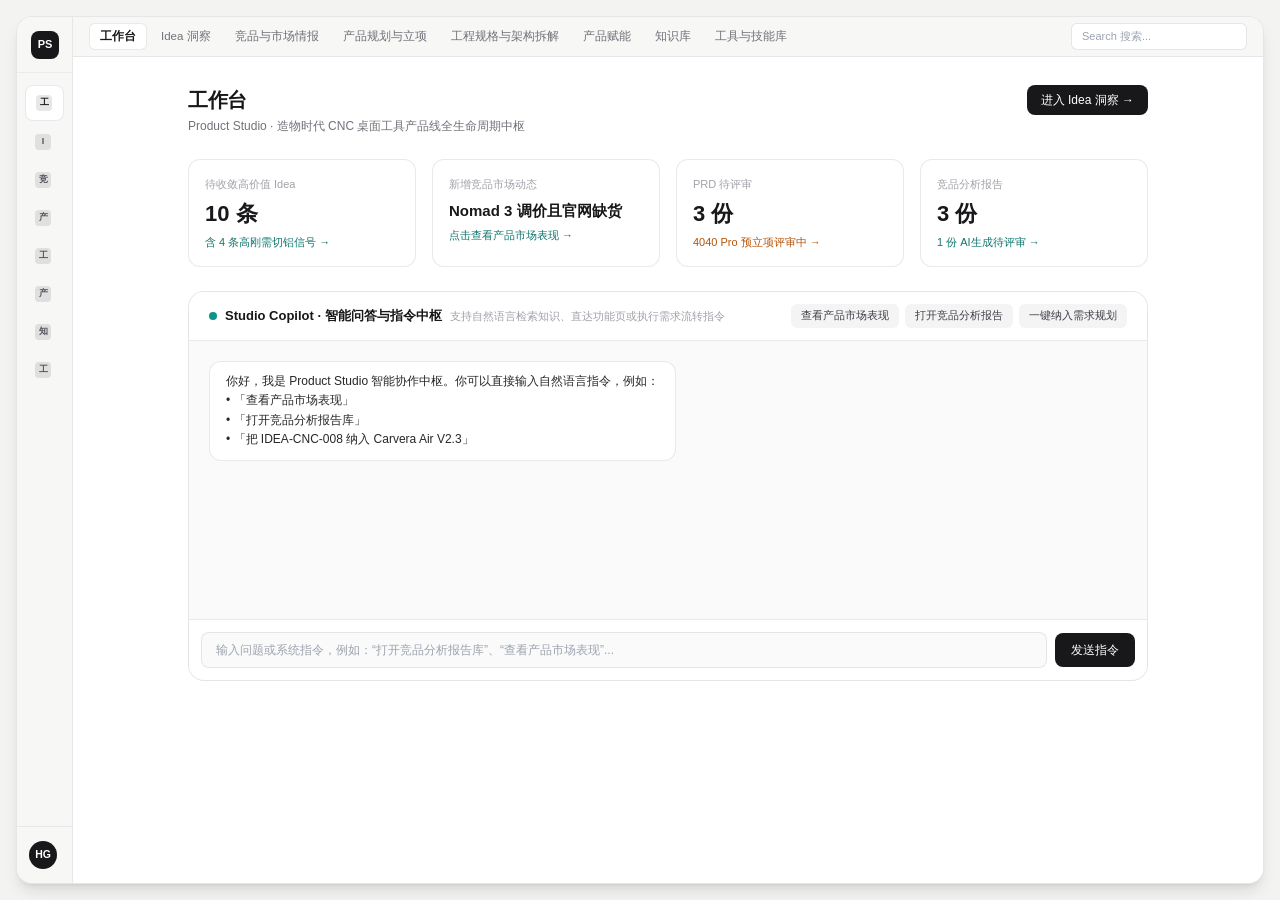
<file: studio-v13/index.html>
<!DOCTYPE html>
<html lang="zh-CN">
  <head>
    <meta charset="UTF-8" />
    <meta name="viewport" content="width=device-width, initial-scale=1.0" />
    <title>Product Studio · 造物时代 Makera</title>
    <script type="module" crossorigin src="./assets/index-CPBrwdsc.js"></script>
    <link rel="stylesheet" crossorigin href="./assets/index-Dj8rZXCu.css">
  </head>
  <body class="bg-[#F3F3F1] text-zinc-900 antialiased selection:bg-zinc-900/10">
    <div id="root"></div>
  </body>
</html>
</file>
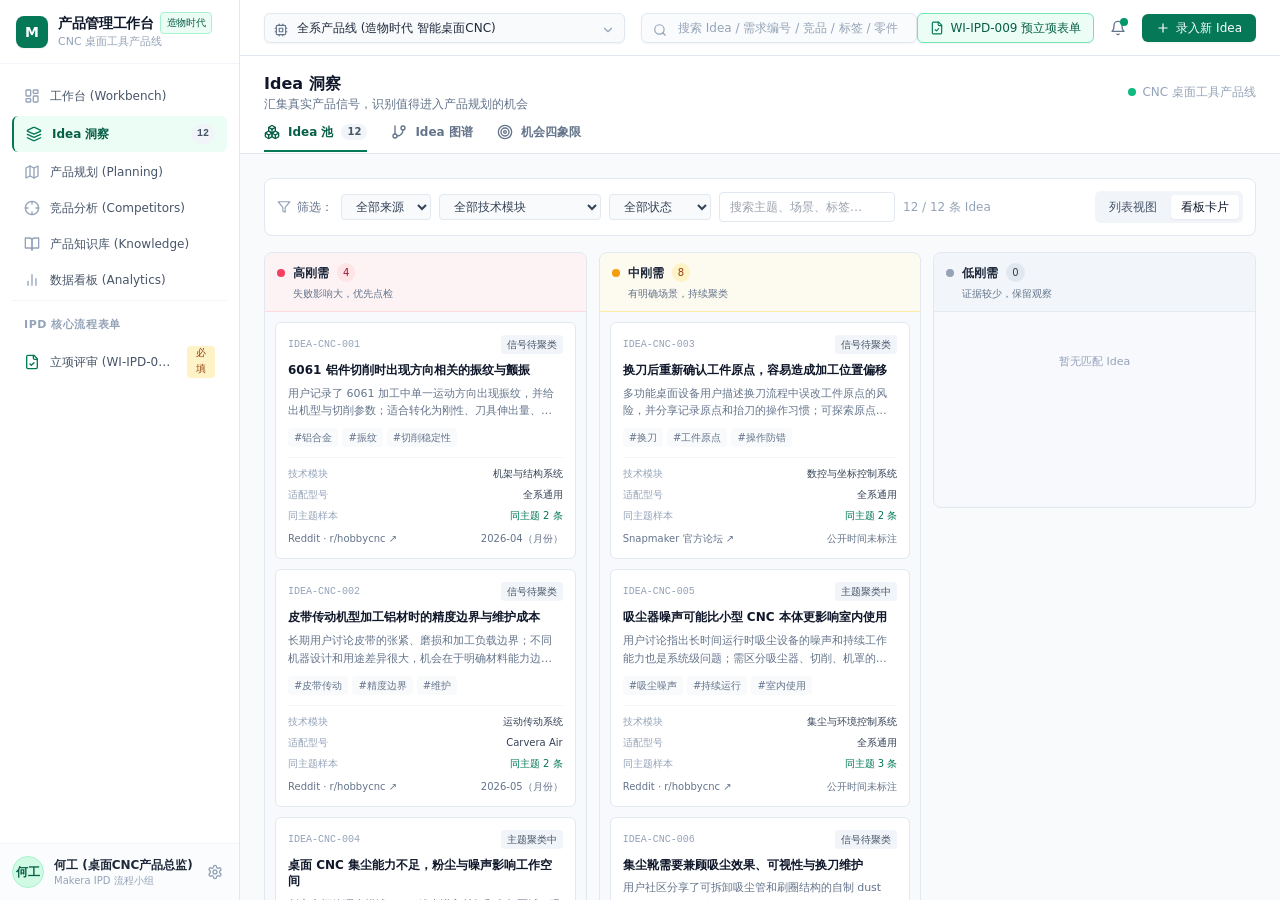
<file: idea-v10.html>
<!DOCTYPE html>
<html lang="zh-CN">
  <head>
    <meta charset="UTF-8" />
    <meta name="viewport" content="width=device-width, initial-scale=1.0" />
    <title>产品管理工作台 - 造物时代 Makera</title>
    <script type="module" crossorigin src="./app-idea-v10.js"></script>
    <link rel="stylesheet" crossorigin href="./app-idea-v10.css">
  </head>
  <body class="bg-slate-50 text-slate-800 antialiased">
    <div id="root"></div>
  </body>
</html>
</file>
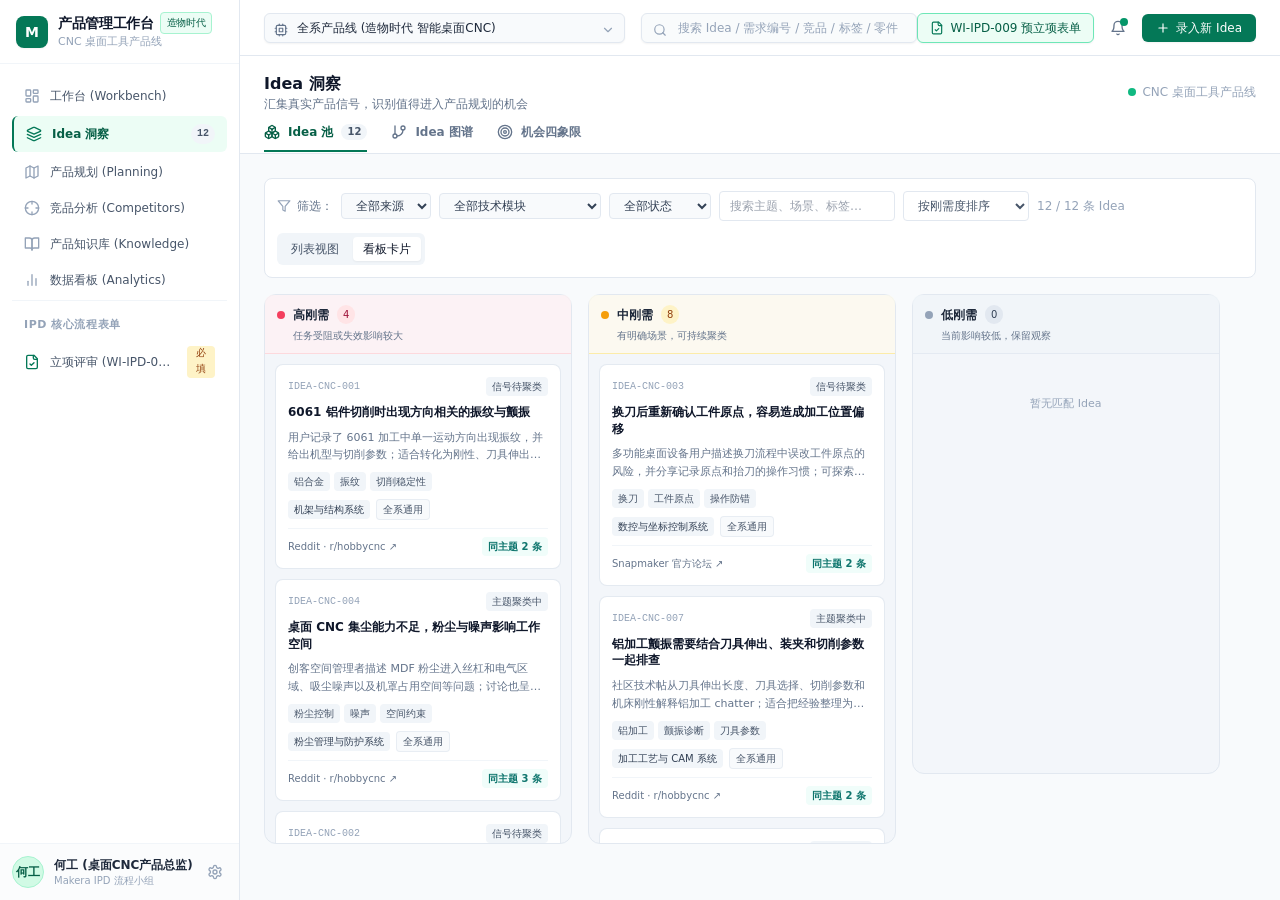
<file: idea-v11.html>
<!doctype html><html lang="zh-CN"><head><meta charset="UTF-8"><meta name="viewport" content="width=device-width,initial-scale=1.0"><meta name="theme-color" content="#f8fafc"><title>产品管理工作台 - 造物时代 Makera</title><link rel="stylesheet" href="./app-idea-v11.css"></head><body><div id="root"></div><script type="module" src="./app-idea-v11.js"></script></body></html>
</file>
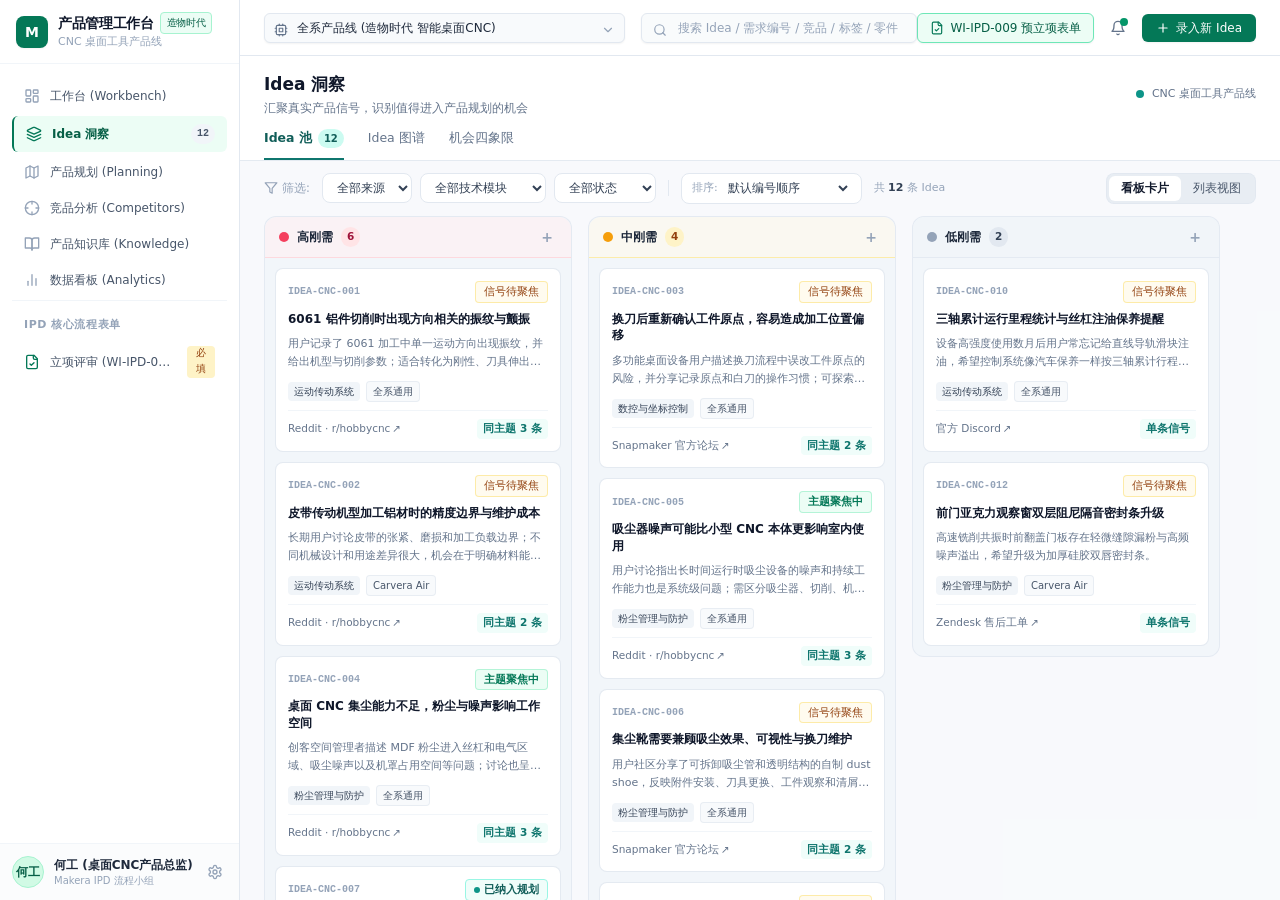
<file: idea-v12.html>
<!doctype html><html lang="zh-CN"><head><meta charset="UTF-8"><meta name="viewport" content="width=device-width,initial-scale=1.0"><meta name="theme-color" content="#f8fafc"><title>产品管理工作台 - 造物时代 Makera</title><link rel="stylesheet" href="./app-idea-v12.css"></head><body><div id="root"></div><script type="module" src="./app-idea-v12.js"></script></body></html>
</file>
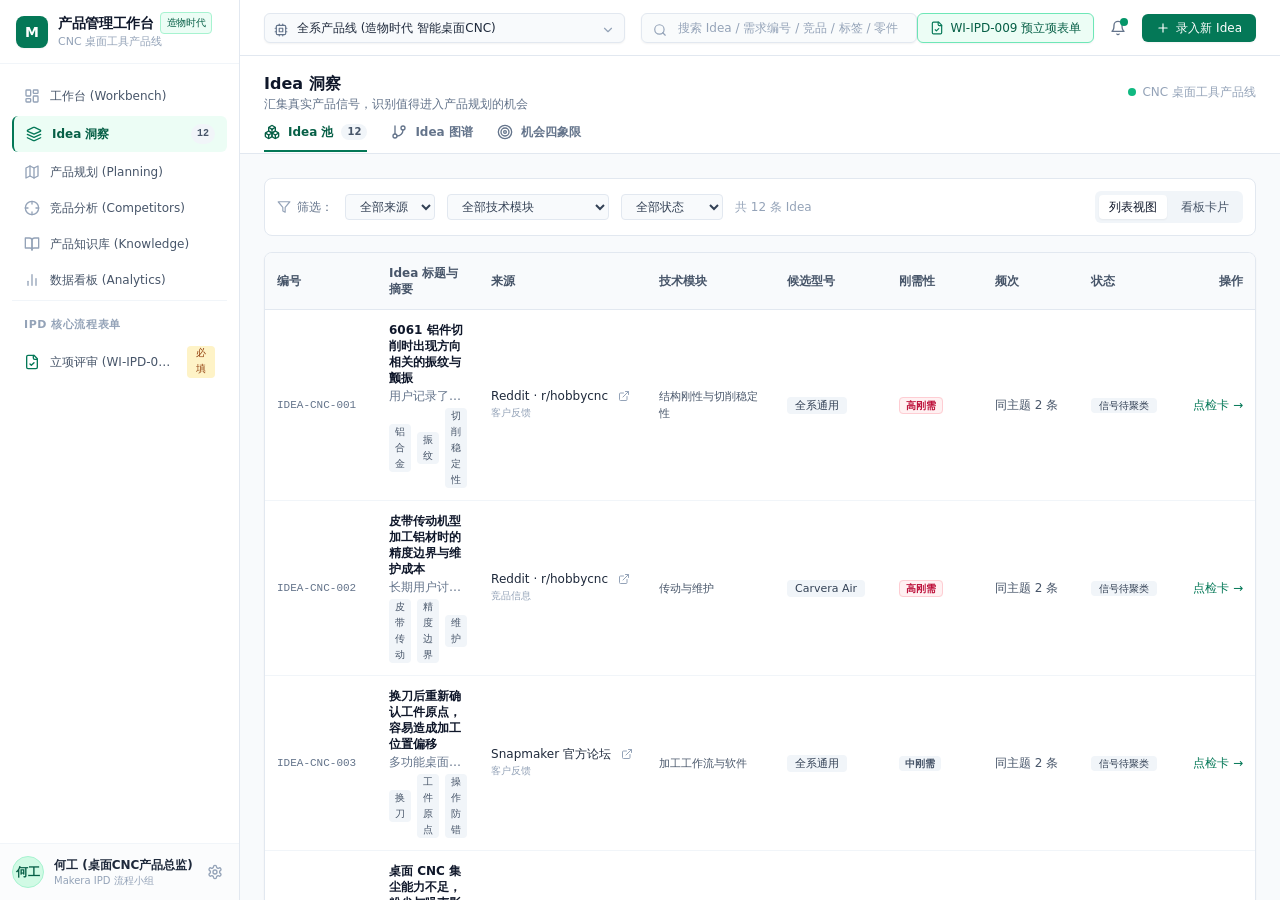
<file: idea-v2.html>
<!DOCTYPE html>
<html lang="zh-CN">
  <head>
    <meta charset="UTF-8" />
    <meta name="viewport" content="width=device-width, initial-scale=1.0" />
    <title>产品管理工作台 - 造物时代 Makera</title>
    <script type="module" crossorigin src="./app.js?v=cb4b16d"></script>
    <link rel="stylesheet" crossorigin href="./app.css?v=cb4b16d">
  </head>
  <body class="bg-slate-50 text-slate-800 antialiased">
    <div id="root"></div>
  </body>
</html>
</file>
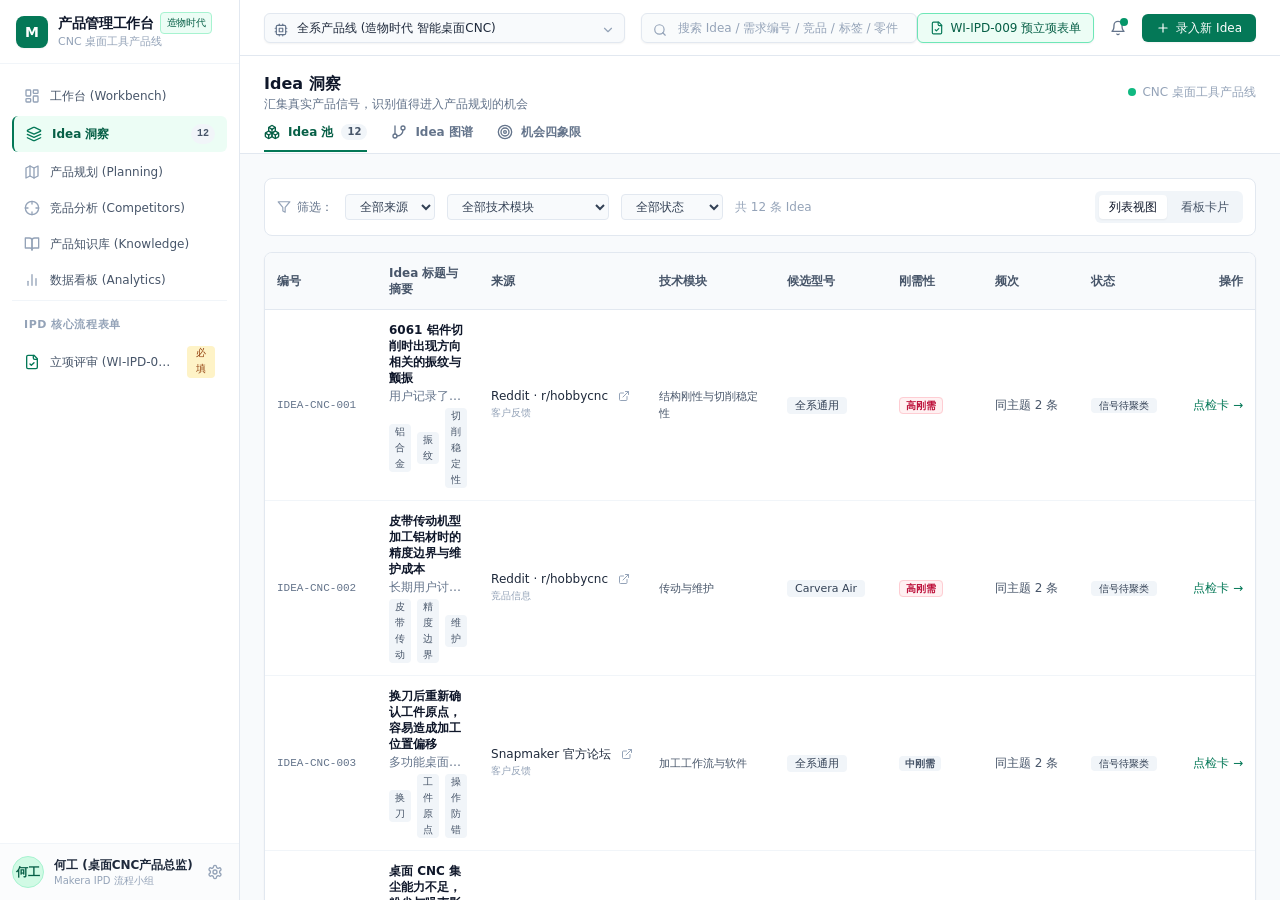
<file: idea-v4.html>
<!DOCTYPE html>
<html lang="zh-CN">
  <head>
    <meta charset="UTF-8" />
    <meta name="viewport" content="width=device-width, initial-scale=1.0" />
    <title>产品管理工作台 - 造物时代 Makera</title>
    <script type="module" crossorigin src="./app.js?v=d190a65"></script>
    <link rel="stylesheet" crossorigin href="./app.css?v=d190a65">
  </head>
  <body class="bg-slate-50 text-slate-800 antialiased">
    <div id="root"></div>
  </body>
</html>
</file>
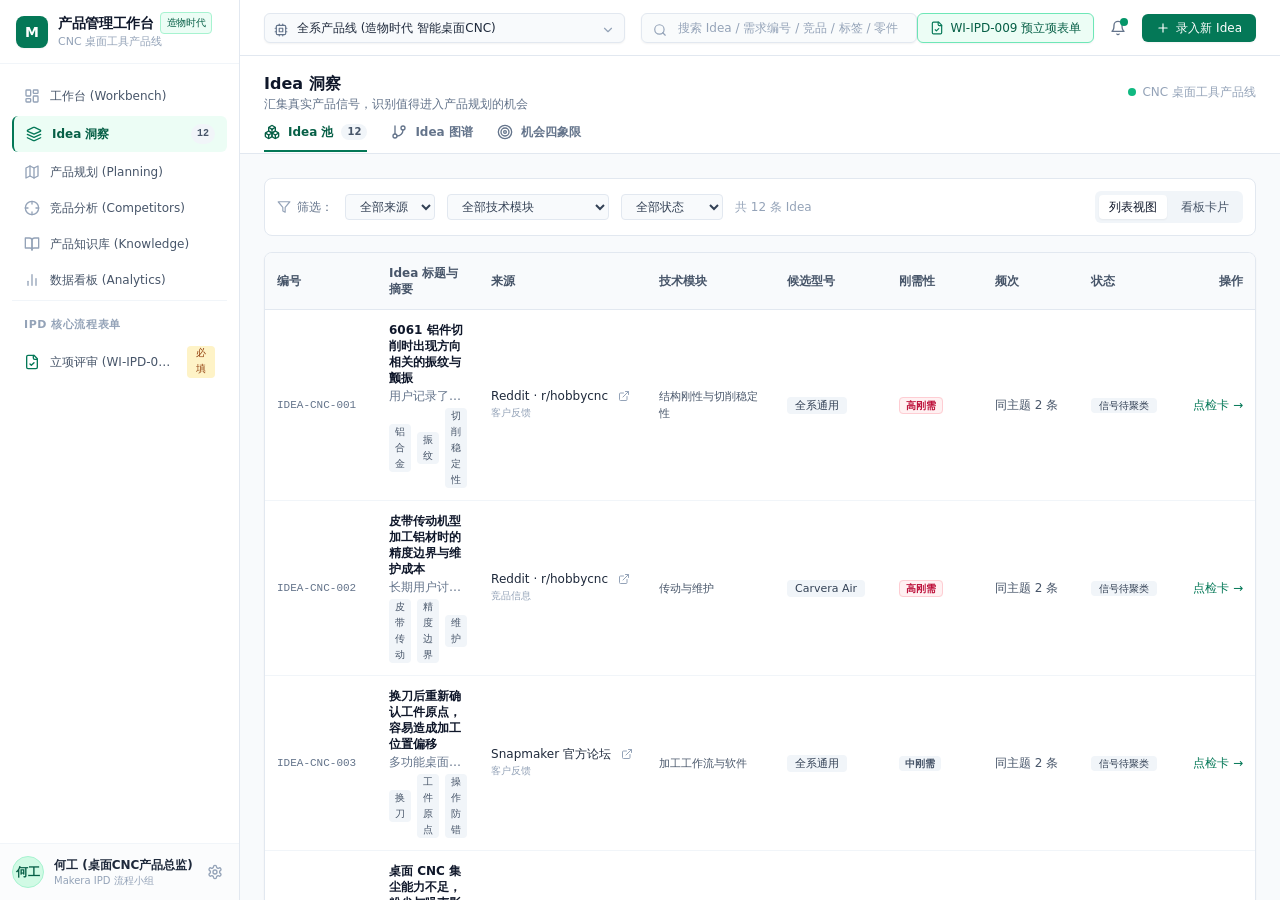
<file: idea-v5.html>
<!DOCTYPE html>
<html lang="zh-CN">
  <head>
    <meta charset="UTF-8" />
    <meta name="viewport" content="width=device-width, initial-scale=1.0" />
    <title>产品管理工作台 - Idea 关系图谱优化版</title>
    <script type="module" crossorigin src="./app-radial-v5.js?v=radial-v5"></script>
    <link rel="stylesheet" crossorigin href="./app.css?v=radial-v5">
  </head>
  <body class="bg-slate-50 text-slate-800 antialiased">
    <div id="root"></div>
  </body>
</html>
</file>
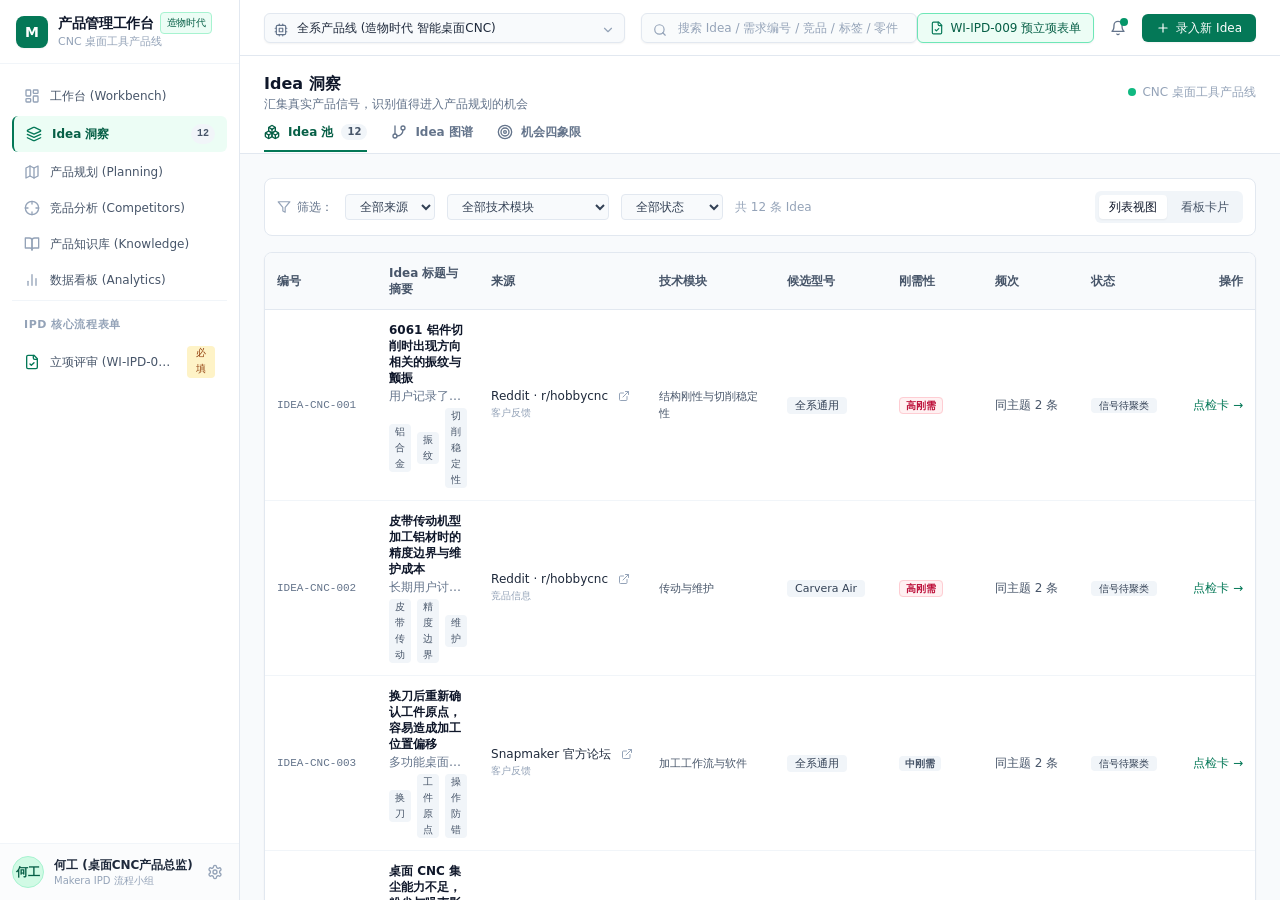
<file: idea-v6.html>
<!DOCTYPE html>
<html lang="zh-CN">
  <head>
    <meta charset="UTF-8" />
    <meta name="viewport" content="width=device-width, initial-scale=1.0" />
    <title>产品管理工作台 - Idea 关系图谱优化版</title>
    <script type="module" crossorigin src="./app-radial-v6.js"></script>
    <link rel="stylesheet" crossorigin href="./app-radial-v6.css">
  </head>
  <body class="bg-slate-50 text-slate-800 antialiased">
    <div id="root"></div>
  </body>
</html>
</file>
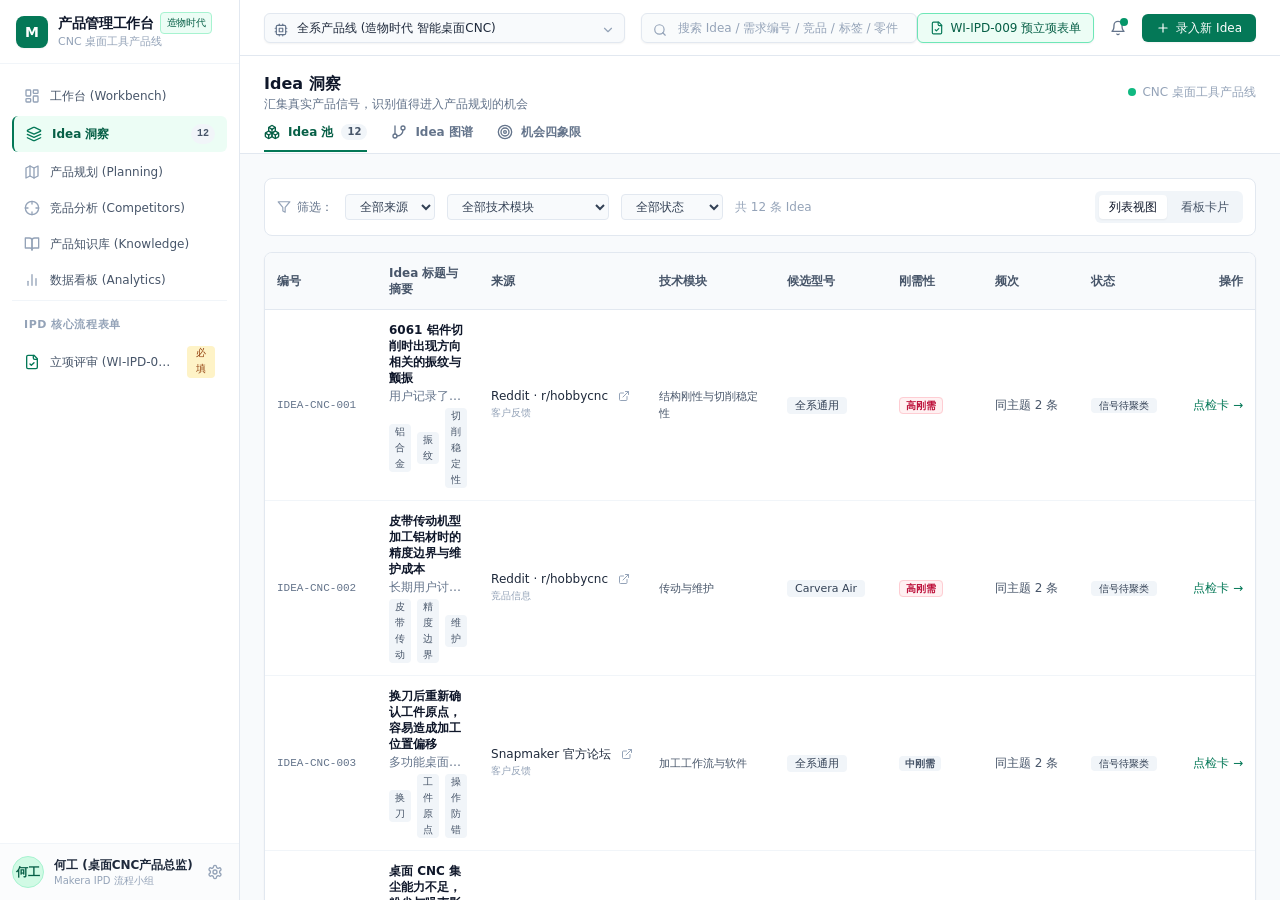
<file: idea-v7.html>
<!DOCTYPE html>
<html lang="zh-CN">
  <head>
    <meta charset="UTF-8" />
    <meta name="viewport" content="width=device-width, initial-scale=1.0" />
    <title>产品管理工作台 - Idea 关系图谱优化版</title>
    <script type="module" crossorigin src="./app-radial-v7.js"></script>
    <link rel="stylesheet" crossorigin href="./app-radial-v7.css">
  </head>
  <body class="bg-slate-50 text-slate-800 antialiased">
    <div id="root"></div>
  </body>
</html>
</file>
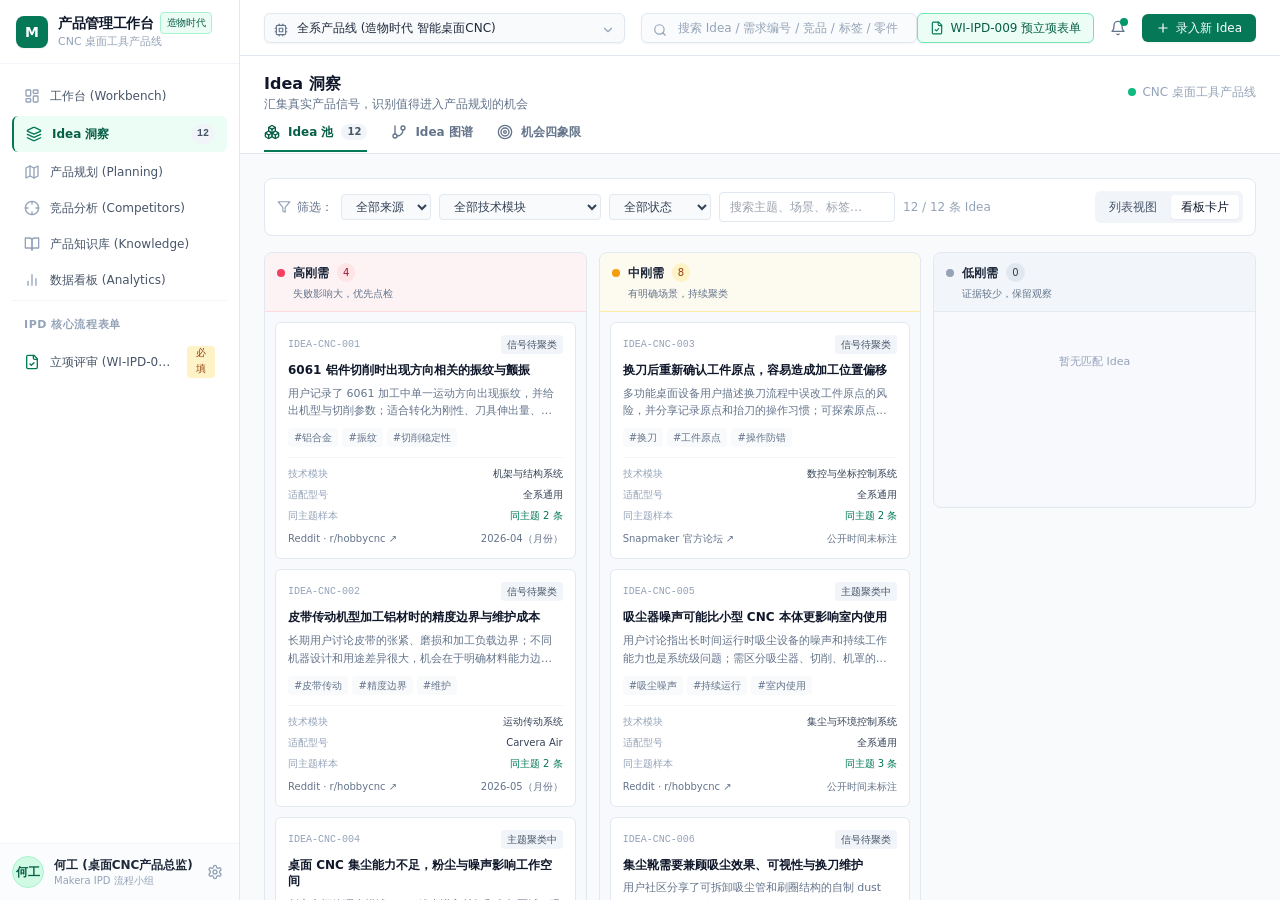
<file: idea-v8.html>
<!DOCTYPE html>
<html lang="zh-CN">
  <head>
    <meta charset="UTF-8" />
    <meta name="viewport" content="width=device-width, initial-scale=1.0" />
    <title>产品管理工作台 - 造物时代 Makera</title>
    <script type="module" crossorigin src="./app-idea-v8.js"></script>
    <link rel="stylesheet" crossorigin href="./app-idea-v8.css">
  </head>
  <body class="bg-slate-50 text-slate-800 antialiased">
    <div id="root"></div>
  </body>
</html>
</file>
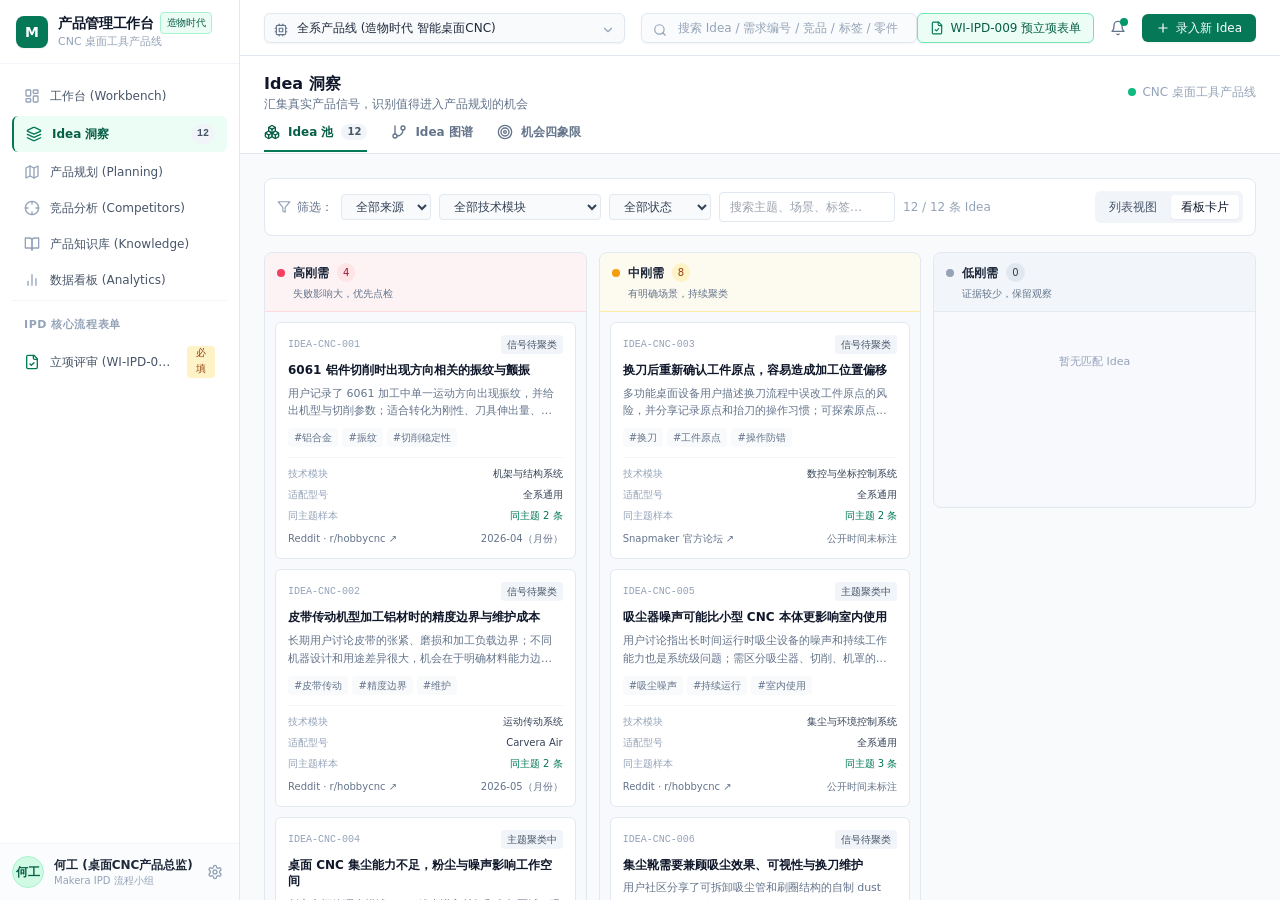
<file: idea-v9.html>
<!DOCTYPE html>
<html lang="zh-CN">
  <head>
    <meta charset="UTF-8" />
    <meta name="viewport" content="width=device-width, initial-scale=1.0" />
    <title>产品管理工作台 - 造物时代 Makera</title>
    <script type="module" crossorigin src="./app-idea-v9.js"></script>
    <link rel="stylesheet" crossorigin href="./app-idea-v9.css">
  </head>
  <body class="bg-slate-50 text-slate-800 antialiased">
    <div id="root"></div>
  </body>
</html>
</file>
<file: studio-v13/assets/index-Dj8rZXCu.css>
.idea-canvas-grid{background-color:#fafafa;background-image:radial-gradient(#D4D4D8 1px,transparent 1px);background-size:24px 24px}.idea-kanban-col{min-width:308px;max-width:308px}.idea-node-group{transition:opacity .32s cubic-bezier(.16,1,.3,1);cursor:pointer}.idea-node-group:hover .idea-node-card{filter:drop-shadow(0 8px 18px rgba(15,23,42,.1))}.idea-edge-path{transition:opacity .32s ease,stroke .32s ease,stroke-width .32s ease}.idea-viewport-smooth{transition:transform .45s cubic-bezier(.16,1,.3,1)}.idea-viewport-dragging{transition:none!important}*,:before,:after{--tw-border-spacing-x: 0;--tw-border-spacing-y: 0;--tw-translate-x: 0;--tw-translate-y: 0;--tw-rotate: 0;--tw-skew-x: 0;--tw-skew-y: 0;--tw-scale-x: 1;--tw-scale-y: 1;--tw-pan-x: ;--tw-pan-y: ;--tw-pinch-zoom: ;--tw-scroll-snap-strictness: proximity;--tw-gradient-from-position: ;--tw-gradient-via-position: ;--tw-gradient-to-position: ;--tw-ordinal: ;--tw-slashed-zero: ;--tw-numeric-figure: ;--tw-numeric-spacing: ;--tw-numeric-fraction: ;--tw-ring-inset: ;--tw-ring-offset-width: 0px;--tw-ring-offset-color: #fff;--tw-ring-color: rgb(59 130 246 / .5);--tw-ring-offset-shadow: 0 0 #0000;--tw-ring-shadow: 0 0 #0000;--tw-shadow: 0 0 #0000;--tw-shadow-colored: 0 0 #0000;--tw-blur: ;--tw-brightness: ;--tw-contrast: ;--tw-grayscale: ;--tw-hue-rotate: ;--tw-invert: ;--tw-saturate: ;--tw-sepia: ;--tw-drop-shadow: ;--tw-backdrop-blur: ;--tw-backdrop-brightness: ;--tw-backdrop-contrast: ;--tw-backdrop-grayscale: ;--tw-backdrop-hue-rotate: ;--tw-backdrop-invert: ;--tw-backdrop-opacity: ;--tw-backdrop-saturate: ;--tw-backdrop-sepia: ;--tw-contain-size: ;--tw-contain-layout: ;--tw-contain-paint: ;--tw-contain-style: }::backdrop{--tw-border-spacing-x: 0;--tw-border-spacing-y: 0;--tw-translate-x: 0;--tw-translate-y: 0;--tw-rotate: 0;--tw-skew-x: 0;--tw-skew-y: 0;--tw-scale-x: 1;--tw-scale-y: 1;--tw-pan-x: ;--tw-pan-y: ;--tw-pinch-zoom: ;--tw-scroll-snap-strictness: proximity;--tw-gradient-from-position: ;--tw-gradient-via-position: ;--tw-gradient-to-position: ;--tw-ordinal: ;--tw-slashed-zero: ;--tw-numeric-figure: ;--tw-numeric-spacing: ;--tw-numeric-fraction: ;--tw-ring-inset: ;--tw-ring-offset-width: 0px;--tw-ring-offset-color: #fff;--tw-ring-color: rgb(59 130 246 / .5);--tw-ring-offset-shadow: 0 0 #0000;--tw-ring-shadow: 0 0 #0000;--tw-shadow: 0 0 #0000;--tw-shadow-colored: 0 0 #0000;--tw-blur: ;--tw-brightness: ;--tw-contrast: ;--tw-grayscale: ;--tw-hue-rotate: ;--tw-invert: ;--tw-saturate: ;--tw-sepia: ;--tw-drop-shadow: ;--tw-backdrop-blur: ;--tw-backdrop-brightness: ;--tw-backdrop-contrast: ;--tw-backdrop-grayscale: ;--tw-backdrop-hue-rotate: ;--tw-backdrop-invert: ;--tw-backdrop-opacity: ;--tw-backdrop-saturate: ;--tw-backdrop-sepia: ;--tw-contain-size: ;--tw-contain-layout: ;--tw-contain-paint: ;--tw-contain-style: }*,:before,:after{box-sizing:border-box;border-width:0;border-style:solid;border-color:#e5e7eb}:before,:after{--tw-content: ""}html,:host{line-height:1.5;-webkit-text-size-adjust:100%;-moz-tab-size:4;-o-tab-size:4;tab-size:4;font-family:ui-sans-serif,system-ui,sans-serif,"Apple Color Emoji","Segoe UI Emoji",Segoe UI Symbol,"Noto Color Emoji";font-feature-settings:normal;font-variation-settings:normal;-webkit-tap-highlight-color:transparent}body{margin:0;line-height:inherit}hr{height:0;color:inherit;border-top-width:1px}abbr:where([title]){-webkit-text-decoration:underline dotted;text-decoration:underline dotted}h1,h2,h3,h4,h5,h6{font-size:inherit;font-weight:inherit}a{color:inherit;text-decoration:inherit}b,strong{font-weight:bolder}code,kbd,samp,pre{font-family:ui-monospace,SFMono-Regular,Menlo,Monaco,Consolas,Liberation Mono,Courier New,monospace;font-feature-settings:normal;font-variation-settings:normal;font-size:1em}small{font-size:80%}sub,sup{font-size:75%;line-height:0;position:relative;vertical-align:baseline}sub{bottom:-.25em}sup{top:-.5em}table{text-indent:0;border-color:inherit;border-collapse:collapse}button,input,optgroup,select,textarea{font-family:inherit;font-feature-settings:inherit;font-variation-settings:inherit;font-size:100%;font-weight:inherit;line-height:inherit;letter-spacing:inherit;color:inherit;margin:0;padding:0}button,select{text-transform:none}button,input:where([type=button]),input:where([type=reset]),input:where([type=submit]){-webkit-appearance:button;background-color:transparent;background-image:none}:-moz-focusring{outline:auto}:-moz-ui-invalid{box-shadow:none}progress{vertical-align:baseline}::-webkit-inner-spin-button,::-webkit-outer-spin-button{height:auto}[type=search]{-webkit-appearance:textfield;outline-offset:-2px}::-webkit-search-decoration{-webkit-appearance:none}::-webkit-file-upload-button{-webkit-appearance:button;font:inherit}summary{display:list-item}blockquote,dl,dd,h1,h2,h3,h4,h5,h6,hr,figure,p,pre{margin:0}fieldset{margin:0;padding:0}legend{padding:0}ol,ul,menu{list-style:none;margin:0;padding:0}dialog{padding:0}textarea{resize:vertical}input::-moz-placeholder,textarea::-moz-placeholder{opacity:1;color:#9ca3af}input::placeholder,textarea::placeholder{opacity:1;color:#9ca3af}button,[role=button]{cursor:pointer}:disabled{cursor:default}img,svg,video,canvas,audio,iframe,embed,object{display:block;vertical-align:middle}img,video{max-width:100%;height:auto}[hidden]:where(:not([hidden=until-found])){display:none}.fixed{position:fixed}.absolute{position:absolute}.relative{position:relative}.inset-0{top:0;right:0;bottom:0;left:0}.-left-\[21px\]{left:-21px}.bottom-4{bottom:1rem}.bottom-5{bottom:1.25rem}.left-0{left:0}.left-2\.5{left:.625rem}.left-4{left:1rem}.right-1{right:.25rem}.right-4{right:1rem}.right-5{right:1.25rem}.top-1{top:.25rem}.top-1\.5{top:.375rem}.top-1\/2{top:50%}.top-16{top:4rem}.top-4{top:1rem}.top-5{top:1.25rem}.z-0{z-index:0}.z-10{z-index:10}.z-20{z-index:20}.z-30{z-index:30}.z-50{z-index:50}.col-span-2{grid-column:span 2 / span 2}.mx-0\.5{margin-left:.125rem;margin-right:.125rem}.mx-1{margin-left:.25rem;margin-right:.25rem}.mx-auto{margin-left:auto;margin-right:auto}.mb-1{margin-bottom:.25rem}.mb-2{margin-bottom:.5rem}.mb-3{margin-bottom:.75rem}.mb-4{margin-bottom:1rem}.ml-1{margin-left:.25rem}.ml-2{margin-left:.5rem}.ml-3{margin-left:.75rem}.mr-1{margin-right:.25rem}.mr-2{margin-right:.5rem}.mt-0\.5{margin-top:.125rem}.mt-1{margin-top:.25rem}.mt-1\.5{margin-top:.375rem}.mt-2{margin-top:.5rem}.mt-3{margin-top:.75rem}.mt-4{margin-top:1rem}.line-clamp-1{overflow:hidden;display:-webkit-box;-webkit-box-orient:vertical;-webkit-line-clamp:1}.line-clamp-2{overflow:hidden;display:-webkit-box;-webkit-box-orient:vertical;-webkit-line-clamp:2}.block{display:block}.inline-block{display:inline-block}.flex{display:flex}.inline-flex{display:inline-flex}.table{display:table}.grid{display:grid}.h-0\.5{height:.125rem}.h-1\.5{height:.375rem}.h-10{height:2.5rem}.h-12{height:3rem}.h-14{height:3.5rem}.h-2{height:.5rem}.h-2\.5{height:.625rem}.h-24{height:6rem}.h-3{height:.75rem}.h-3\.5{height:.875rem}.h-4{height:1rem}.h-5{height:1.25rem}.h-6{height:1.5rem}.h-7{height:1.75rem}.h-8{height:2rem}.h-\[380px\]{height:380px}.h-\[390px\]{height:390px}.h-\[440px\]{height:440px}.h-auto{height:auto}.h-full{height:100%}.h-screen{height:100vh}.max-h-\[calc\(100vh-220px\)\]{max-height:calc(100vh - 220px)}.max-h-full{max-height:100%}.min-h-\[460px\]{min-height:460px}.w-1\.5{width:.375rem}.w-1\/2{width:50%}.w-1\/3{width:33.333333%}.w-10{width:2.5rem}.w-12{width:3rem}.w-2{width:.5rem}.w-2\.5{width:.625rem}.w-20{width:5rem}.w-24{width:6rem}.w-28{width:7rem}.w-3{width:.75rem}.w-3\.5{width:.875rem}.w-32{width:8rem}.w-36{width:9rem}.w-4{width:1rem}.w-40{width:10rem}.w-44{width:11rem}.w-48{width:12rem}.w-5{width:1.25rem}.w-52{width:13rem}.w-56{width:14rem}.w-6{width:1.5rem}.w-7{width:1.75rem}.w-8{width:2rem}.w-\[340px\]{width:340px}.w-\[540px\]{width:540px}.w-full{width:100%}.w-px{width:1px}.w-screen{width:100vw}.min-w-0{min-width:0px}.min-w-\[1120px\]{min-width:1120px}.min-w-\[1340px\]{min-width:1340px}.min-w-\[290px\]{min-width:290px}.min-w-\[44px\]{min-width:44px}.max-w-2xl{max-width:42rem}.max-w-4xl{max-width:56rem}.max-w-5xl{max-width:64rem}.max-w-6xl{max-width:72rem}.max-w-7xl{max-width:80rem}.max-w-\[140px\]{max-width:140px}.max-w-\[155px\]{max-width:155px}.max-w-\[940px\]{max-width:940px}.max-w-lg{max-width:32rem}.max-w-md{max-width:28rem}.max-w-sm{max-width:24rem}.max-w-xl{max-width:36rem}.flex-1{flex:1 1 0%}.flex-shrink-0{flex-shrink:0}.border-collapse{border-collapse:collapse}.-translate-y-1\/2{--tw-translate-y: -50%;transform:translate(var(--tw-translate-x),var(--tw-translate-y)) rotate(var(--tw-rotate)) skew(var(--tw-skew-x)) skewY(var(--tw-skew-y)) scaleX(var(--tw-scale-x)) scaleY(var(--tw-scale-y))}.rotate-45{--tw-rotate: 45deg;transform:translate(var(--tw-translate-x),var(--tw-translate-y)) rotate(var(--tw-rotate)) skew(var(--tw-skew-x)) skewY(var(--tw-skew-y)) scaleX(var(--tw-scale-x)) scaleY(var(--tw-scale-y))}.scale-90{--tw-scale-x: .9;--tw-scale-y: .9;transform:translate(var(--tw-translate-x),var(--tw-translate-y)) rotate(var(--tw-rotate)) skew(var(--tw-skew-x)) skewY(var(--tw-skew-y)) scaleX(var(--tw-scale-x)) scaleY(var(--tw-scale-y))}.transform{transform:translate(var(--tw-translate-x),var(--tw-translate-y)) rotate(var(--tw-rotate)) skew(var(--tw-skew-x)) skewY(var(--tw-skew-y)) scaleX(var(--tw-scale-x)) scaleY(var(--tw-scale-y))}@keyframes pulse{50%{opacity:.5}}.animate-pulse{animation:pulse 2s cubic-bezier(.4,0,.6,1) infinite}.cursor-grab{cursor:grab}.cursor-pointer{cursor:pointer}.select-none{-webkit-user-select:none;-moz-user-select:none;user-select:none}.list-disc{list-style-type:disc}.grid-cols-2{grid-template-columns:repeat(2,minmax(0,1fr))}.grid-cols-3{grid-template-columns:repeat(3,minmax(0,1fr))}.grid-cols-4{grid-template-columns:repeat(4,minmax(0,1fr))}.flex-col{flex-direction:column}.flex-wrap{flex-wrap:wrap}.items-start{align-items:flex-start}.items-center{align-items:center}.items-baseline{align-items:baseline}.justify-start{justify-content:flex-start}.justify-end{justify-content:flex-end}.justify-center{justify-content:center}.justify-between{justify-content:space-between}.gap-0\.5{gap:.125rem}.gap-1{gap:.25rem}.gap-1\.5{gap:.375rem}.gap-2{gap:.5rem}.gap-2\.5{gap:.625rem}.gap-3{gap:.75rem}.gap-4{gap:1rem}.gap-5{gap:1.25rem}.gap-6{gap:1.5rem}.space-y-0\.5>:not([hidden])~:not([hidden]){--tw-space-y-reverse: 0;margin-top:calc(.125rem * calc(1 - var(--tw-space-y-reverse)));margin-bottom:calc(.125rem * var(--tw-space-y-reverse))}.space-y-1>:not([hidden])~:not([hidden]){--tw-space-y-reverse: 0;margin-top:calc(.25rem * calc(1 - var(--tw-space-y-reverse)));margin-bottom:calc(.25rem * var(--tw-space-y-reverse))}.space-y-1\.5>:not([hidden])~:not([hidden]){--tw-space-y-reverse: 0;margin-top:calc(.375rem * calc(1 - var(--tw-space-y-reverse)));margin-bottom:calc(.375rem * var(--tw-space-y-reverse))}.space-y-2>:not([hidden])~:not([hidden]){--tw-space-y-reverse: 0;margin-top:calc(.5rem * calc(1 - var(--tw-space-y-reverse)));margin-bottom:calc(.5rem * var(--tw-space-y-reverse))}.space-y-2\.5>:not([hidden])~:not([hidden]){--tw-space-y-reverse: 0;margin-top:calc(.625rem * calc(1 - var(--tw-space-y-reverse)));margin-bottom:calc(.625rem * var(--tw-space-y-reverse))}.space-y-3>:not([hidden])~:not([hidden]){--tw-space-y-reverse: 0;margin-top:calc(.75rem * calc(1 - var(--tw-space-y-reverse)));margin-bottom:calc(.75rem * var(--tw-space-y-reverse))}.space-y-3\.5>:not([hidden])~:not([hidden]){--tw-space-y-reverse: 0;margin-top:calc(.875rem * calc(1 - var(--tw-space-y-reverse)));margin-bottom:calc(.875rem * var(--tw-space-y-reverse))}.space-y-4>:not([hidden])~:not([hidden]){--tw-space-y-reverse: 0;margin-top:calc(1rem * calc(1 - var(--tw-space-y-reverse)));margin-bottom:calc(1rem * var(--tw-space-y-reverse))}.space-y-5>:not([hidden])~:not([hidden]){--tw-space-y-reverse: 0;margin-top:calc(1.25rem * calc(1 - var(--tw-space-y-reverse)));margin-bottom:calc(1.25rem * var(--tw-space-y-reverse))}.space-y-6>:not([hidden])~:not([hidden]){--tw-space-y-reverse: 0;margin-top:calc(1.5rem * calc(1 - var(--tw-space-y-reverse)));margin-bottom:calc(1.5rem * var(--tw-space-y-reverse))}.divide-y>:not([hidden])~:not([hidden]){--tw-divide-y-reverse: 0;border-top-width:calc(1px * calc(1 - var(--tw-divide-y-reverse)));border-bottom-width:calc(1px * var(--tw-divide-y-reverse))}.divide-slate-100>:not([hidden])~:not([hidden]){--tw-divide-opacity: 1;border-color:rgb(241 245 249 / var(--tw-divide-opacity, 1))}.divide-zinc-200\/80>:not([hidden])~:not([hidden]){border-color:#e4e4e7cc}.overflow-auto{overflow:auto}.overflow-hidden{overflow:hidden}.overflow-x-auto{overflow-x:auto}.overflow-y-auto{overflow-y:auto}.truncate{overflow:hidden;text-overflow:ellipsis;white-space:nowrap}.whitespace-nowrap{white-space:nowrap}.whitespace-pre-line{white-space:pre-line}.rounded{border-radius:.25rem}.rounded-2xl{border-radius:1rem}.rounded-full{border-radius:9999px}.rounded-lg{border-radius:.5rem}.rounded-md{border-radius:.375rem}.rounded-xl{border-radius:.75rem}.rounded-t-xl{border-top-left-radius:.75rem;border-top-right-radius:.75rem}.border{border-width:1px}.border-2{border-width:2px}.border-b{border-bottom-width:1px}.border-b-2,.border-b-\[2px\]{border-bottom-width:2px}.border-l{border-left-width:1px}.border-l-2{border-left-width:2px}.border-l-4{border-left-width:4px}.border-r{border-right-width:1px}.border-t{border-top-width:1px}.border-dashed{border-style:dashed}.border-\[\#1b1a17\]{--tw-border-opacity: 1;border-color:rgb(27 26 23 / var(--tw-border-opacity, 1))}.border-\[\#bdb7a8\]{--tw-border-opacity: 1;border-color:rgb(189 183 168 / var(--tw-border-opacity, 1))}.border-\[\#d8d3c6\]{--tw-border-opacity: 1;border-color:rgb(216 211 198 / var(--tw-border-opacity, 1))}.border-amber-100{--tw-border-opacity: 1;border-color:rgb(254 243 199 / var(--tw-border-opacity, 1))}.border-amber-200{--tw-border-opacity: 1;border-color:rgb(253 230 138 / var(--tw-border-opacity, 1))}.border-amber-200\/70{border-color:#fde68ab3}.border-amber-200\/80{border-color:#fde68acc}.border-amber-600{--tw-border-opacity: 1;border-color:rgb(217 119 6 / var(--tw-border-opacity, 1))}.border-blue-100{--tw-border-opacity: 1;border-color:rgb(219 234 254 / var(--tw-border-opacity, 1))}.border-blue-200{--tw-border-opacity: 1;border-color:rgb(191 219 254 / var(--tw-border-opacity, 1))}.border-blue-500{--tw-border-opacity: 1;border-color:rgb(59 130 246 / var(--tw-border-opacity, 1))}.border-emerald-100{--tw-border-opacity: 1;border-color:rgb(209 250 229 / var(--tw-border-opacity, 1))}.border-emerald-200{--tw-border-opacity: 1;border-color:rgb(167 243 208 / var(--tw-border-opacity, 1))}.border-emerald-200\/80{border-color:#a7f3d0cc}.border-emerald-300{--tw-border-opacity: 1;border-color:rgb(110 231 183 / var(--tw-border-opacity, 1))}.border-emerald-500{--tw-border-opacity: 1;border-color:rgb(16 185 129 / var(--tw-border-opacity, 1))}.border-emerald-600{--tw-border-opacity: 1;border-color:rgb(5 150 105 / var(--tw-border-opacity, 1))}.border-orange-200\/70{border-color:#fed7aab3}.border-rose-100{--tw-border-opacity: 1;border-color:rgb(255 228 230 / var(--tw-border-opacity, 1))}.border-rose-200{--tw-border-opacity: 1;border-color:rgb(254 205 211 / var(--tw-border-opacity, 1))}.border-rose-200\/70{border-color:#fecdd3b3}.border-rose-200\/80{border-color:#fecdd3cc}.border-sky-200{--tw-border-opacity: 1;border-color:rgb(186 230 253 / var(--tw-border-opacity, 1))}.border-slate-100{--tw-border-opacity: 1;border-color:rgb(241 245 249 / var(--tw-border-opacity, 1))}.border-slate-200{--tw-border-opacity: 1;border-color:rgb(226 232 240 / var(--tw-border-opacity, 1))}.border-slate-200\/70{border-color:#e2e8f0b3}.border-slate-200\/80{border-color:#e2e8f0cc}.border-slate-200\/90{border-color:#e2e8f0e6}.border-slate-300{--tw-border-opacity: 1;border-color:rgb(203 213 225 / var(--tw-border-opacity, 1))}.border-slate-400{--tw-border-opacity: 1;border-color:rgb(148 163 184 / var(--tw-border-opacity, 1))}.border-teal-200{--tw-border-opacity: 1;border-color:rgb(153 246 228 / var(--tw-border-opacity, 1))}.border-teal-200\/70{border-color:#99f6e4b3}.border-teal-200\/80{border-color:#99f6e4cc}.border-teal-400{--tw-border-opacity: 1;border-color:rgb(45 212 191 / var(--tw-border-opacity, 1))}.border-teal-500{--tw-border-opacity: 1;border-color:rgb(20 184 166 / var(--tw-border-opacity, 1))}.border-teal-600{--tw-border-opacity: 1;border-color:rgb(13 148 136 / var(--tw-border-opacity, 1))}.border-teal-700{--tw-border-opacity: 1;border-color:rgb(15 118 110 / var(--tw-border-opacity, 1))}.border-transparent{border-color:transparent}.border-zinc-200{--tw-border-opacity: 1;border-color:rgb(228 228 231 / var(--tw-border-opacity, 1))}.border-zinc-200\/60{border-color:#e4e4e799}.border-zinc-200\/70{border-color:#e4e4e7b3}.border-zinc-200\/80{border-color:#e4e4e7cc}.border-zinc-200\/90{border-color:#e4e4e7e6}.border-zinc-300{--tw-border-opacity: 1;border-color:rgb(212 212 216 / var(--tw-border-opacity, 1))}.border-zinc-900{--tw-border-opacity: 1;border-color:rgb(24 24 27 / var(--tw-border-opacity, 1))}.bg-\[\#F3F3F1\]{--tw-bg-opacity: 1;background-color:rgb(243 243 241 / var(--tw-bg-opacity, 1))}.bg-\[\#F7F7F5\]{--tw-bg-opacity: 1;background-color:rgb(247 247 245 / var(--tw-bg-opacity, 1))}.bg-\[\#FAFAFA\]{--tw-bg-opacity: 1;background-color:rgb(250 250 250 / var(--tw-bg-opacity, 1))}.bg-\[\#FFFEFB\]{--tw-bg-opacity: 1;background-color:rgb(255 254 251 / var(--tw-bg-opacity, 1))}.bg-\[\#f6f5f1\]{--tw-bg-opacity: 1;background-color:rgb(246 245 241 / var(--tw-bg-opacity, 1))}.bg-amber-100{--tw-bg-opacity: 1;background-color:rgb(254 243 199 / var(--tw-bg-opacity, 1))}.bg-amber-200{--tw-bg-opacity: 1;background-color:rgb(253 230 138 / var(--tw-bg-opacity, 1))}.bg-amber-50{--tw-bg-opacity: 1;background-color:rgb(255 251 235 / var(--tw-bg-opacity, 1))}.bg-amber-50\/50{background-color:#fffbeb80}.bg-amber-50\/60{background-color:#fffbeb99}.bg-amber-50\/80{background-color:#fffbebcc}.bg-amber-500{--tw-bg-opacity: 1;background-color:rgb(245 158 11 / var(--tw-bg-opacity, 1))}.bg-amber-600{--tw-bg-opacity: 1;background-color:rgb(217 119 6 / var(--tw-bg-opacity, 1))}.bg-black\/25{background-color:#00000040}.bg-black\/40{background-color:#0006}.bg-blue-200{--tw-bg-opacity: 1;background-color:rgb(191 219 254 / var(--tw-bg-opacity, 1))}.bg-blue-50{--tw-bg-opacity: 1;background-color:rgb(239 246 255 / var(--tw-bg-opacity, 1))}.bg-blue-50\/50{background-color:#eff6ff80}.bg-blue-600{--tw-bg-opacity: 1;background-color:rgb(37 99 235 / var(--tw-bg-opacity, 1))}.bg-emerald-100{--tw-bg-opacity: 1;background-color:rgb(209 250 229 / var(--tw-bg-opacity, 1))}.bg-emerald-50{--tw-bg-opacity: 1;background-color:rgb(236 253 245 / var(--tw-bg-opacity, 1))}.bg-emerald-50\/40{background-color:#ecfdf566}.bg-emerald-50\/50{background-color:#ecfdf580}.bg-emerald-500{--tw-bg-opacity: 1;background-color:rgb(16 185 129 / var(--tw-bg-opacity, 1))}.bg-emerald-600{--tw-bg-opacity: 1;background-color:rgb(5 150 105 / var(--tw-bg-opacity, 1))}.bg-emerald-700{--tw-bg-opacity: 1;background-color:rgb(4 120 87 / var(--tw-bg-opacity, 1))}.bg-orange-50\/80{background-color:#fff7edcc}.bg-rose-100{--tw-bg-opacity: 1;background-color:rgb(255 228 230 / var(--tw-bg-opacity, 1))}.bg-rose-200{--tw-bg-opacity: 1;background-color:rgb(254 205 211 / var(--tw-bg-opacity, 1))}.bg-rose-50{--tw-bg-opacity: 1;background-color:rgb(255 241 242 / var(--tw-bg-opacity, 1))}.bg-rose-50\/30{background-color:#fff1f24d}.bg-rose-50\/50{background-color:#fff1f280}.bg-rose-50\/60{background-color:#fff1f299}.bg-rose-500{--tw-bg-opacity: 1;background-color:rgb(244 63 94 / var(--tw-bg-opacity, 1))}.bg-sky-50{--tw-bg-opacity: 1;background-color:rgb(240 249 255 / var(--tw-bg-opacity, 1))}.bg-slate-100{--tw-bg-opacity: 1;background-color:rgb(241 245 249 / var(--tw-bg-opacity, 1))}.bg-slate-100\/80{background-color:#f1f5f9cc}.bg-slate-200{--tw-bg-opacity: 1;background-color:rgb(226 232 240 / var(--tw-bg-opacity, 1))}.bg-slate-200\/70{background-color:#e2e8f0b3}.bg-slate-400{--tw-bg-opacity: 1;background-color:rgb(148 163 184 / var(--tw-bg-opacity, 1))}.bg-slate-50{--tw-bg-opacity: 1;background-color:rgb(248 250 252 / var(--tw-bg-opacity, 1))}.bg-slate-50\/50{background-color:#f8fafc80}.bg-slate-50\/70{background-color:#f8fafcb3}.bg-slate-50\/80{background-color:#f8fafccc}.bg-slate-50\/90{background-color:#f8fafce6}.bg-slate-800{--tw-bg-opacity: 1;background-color:rgb(30 41 59 / var(--tw-bg-opacity, 1))}.bg-slate-900{--tw-bg-opacity: 1;background-color:rgb(15 23 42 / var(--tw-bg-opacity, 1))}.bg-slate-900\/30{background-color:#0f172a4d}.bg-slate-900\/40{background-color:#0f172a66}.bg-teal-50{--tw-bg-opacity: 1;background-color:rgb(240 253 250 / var(--tw-bg-opacity, 1))}.bg-teal-50\/15{background-color:#f0fdfa26}.bg-teal-50\/40{background-color:#f0fdfa66}.bg-teal-50\/50{background-color:#f0fdfa80}.bg-teal-600{--tw-bg-opacity: 1;background-color:rgb(13 148 136 / var(--tw-bg-opacity, 1))}.bg-teal-700{--tw-bg-opacity: 1;background-color:rgb(15 118 110 / var(--tw-bg-opacity, 1))}.bg-transparent{background-color:transparent}.bg-white{--tw-bg-opacity: 1;background-color:rgb(255 255 255 / var(--tw-bg-opacity, 1))}.bg-white\/20{background-color:#fff3}.bg-white\/50{background-color:#ffffff80}.bg-white\/95{background-color:#fffffff2}.bg-zinc-100{--tw-bg-opacity: 1;background-color:rgb(244 244 245 / var(--tw-bg-opacity, 1))}.bg-zinc-200{--tw-bg-opacity: 1;background-color:rgb(228 228 231 / var(--tw-bg-opacity, 1))}.bg-zinc-200\/70{background-color:#e4e4e7b3}.bg-zinc-50{--tw-bg-opacity: 1;background-color:rgb(250 250 250 / var(--tw-bg-opacity, 1))}.bg-zinc-50\/50{background-color:#fafafa80}.bg-zinc-50\/60{background-color:#fafafa99}.bg-zinc-50\/80{background-color:#fafafacc}.bg-zinc-50\/90{background-color:#fafafae6}.bg-zinc-700{--tw-bg-opacity: 1;background-color:rgb(63 63 70 / var(--tw-bg-opacity, 1))}.bg-zinc-900{--tw-bg-opacity: 1;background-color:rgb(24 24 27 / var(--tw-bg-opacity, 1))}.bg-zinc-900\/10{background-color:#18181b1a}.bg-gradient-to-r{background-image:linear-gradient(to right,var(--tw-gradient-stops))}.from-emerald-50\/60{--tw-gradient-from: rgb(236 253 245 / .6) var(--tw-gradient-from-position);--tw-gradient-to: rgb(236 253 245 / 0) var(--tw-gradient-to-position);--tw-gradient-stops: var(--tw-gradient-from), var(--tw-gradient-to)}.from-emerald-800{--tw-gradient-from: #065f46 var(--tw-gradient-from-position);--tw-gradient-to: rgb(6 95 70 / 0) var(--tw-gradient-to-position);--tw-gradient-stops: var(--tw-gradient-from), var(--tw-gradient-to)}.to-emerald-700{--tw-gradient-to: #047857 var(--tw-gradient-to-position)}.to-white{--tw-gradient-to: #fff var(--tw-gradient-to-position)}.p-0\.5{padding:.125rem}.p-1{padding:.25rem}.p-2{padding:.5rem}.p-2\.5{padding:.625rem}.p-3{padding:.75rem}.p-3\.5{padding:.875rem}.p-4{padding:1rem}.p-5{padding:1.25rem}.p-6{padding:1.5rem}.p-8{padding:2rem}.px-0{padding-left:0;padding-right:0}.px-1{padding-left:.25rem;padding-right:.25rem}.px-1\.5{padding-left:.375rem;padding-right:.375rem}.px-2{padding-left:.5rem;padding-right:.5rem}.px-2\.5{padding-left:.625rem;padding-right:.625rem}.px-3{padding-left:.75rem;padding-right:.75rem}.px-3\.5{padding-left:.875rem;padding-right:.875rem}.px-4{padding-left:1rem;padding-right:1rem}.px-5{padding-left:1.25rem;padding-right:1.25rem}.px-6{padding-left:1.5rem;padding-right:1.5rem}.px-8{padding-left:2rem;padding-right:2rem}.py-0\.5{padding-top:.125rem;padding-bottom:.125rem}.py-1{padding-top:.25rem;padding-bottom:.25rem}.py-1\.5{padding-top:.375rem;padding-bottom:.375rem}.py-2{padding-top:.5rem;padding-bottom:.5rem}.py-2\.5{padding-top:.625rem;padding-bottom:.625rem}.py-3{padding-top:.75rem;padding-bottom:.75rem}.py-3\.5{padding-top:.875rem;padding-bottom:.875rem}.py-4{padding-top:1rem;padding-bottom:1rem}.py-7{padding-top:1.75rem;padding-bottom:1.75rem}.py-8{padding-top:2rem;padding-bottom:2rem}.pb-0{padding-bottom:0}.pb-16{padding-bottom:4rem}.pb-2{padding-bottom:.5rem}.pb-2\.5{padding-bottom:.625rem}.pb-3{padding-bottom:.75rem}.pb-4{padding-bottom:1rem}.pb-6{padding-bottom:1.5rem}.pl-2{padding-left:.5rem}.pl-4{padding-left:1rem}.pl-8{padding-left:2rem}.pr-3{padding-right:.75rem}.pt-0\.5{padding-top:.125rem}.pt-1{padding-top:.25rem}.pt-2{padding-top:.5rem}.pt-4{padding-top:1rem}.pt-5{padding-top:1.25rem}.text-left{text-align:left}.text-center{text-align:center}.text-right{text-align:right}.align-top{vertical-align:top}.font-mono{font-family:ui-monospace,SFMono-Regular,Menlo,Monaco,Consolas,Liberation Mono,Courier New,monospace}.font-sans{font-family:ui-sans-serif,system-ui,sans-serif,"Apple Color Emoji","Segoe UI Emoji",Segoe UI Symbol,"Noto Color Emoji"}.font-serif{font-family:ui-serif,Georgia,Cambria,Times New Roman,Times,serif}.text-2xl{font-size:1.5rem;line-height:2rem}.text-\[10\.5px\]{font-size:10.5px}.text-\[10px\]{font-size:10px}.text-\[11\.5px\]{font-size:11.5px}.text-\[11px\]{font-size:11px}.text-\[12\.5px\]{font-size:12.5px}.text-\[12px\]{font-size:12px}.text-\[13\.5px\]{font-size:13.5px}.text-\[13px\]{font-size:13px}.text-\[14px\]{font-size:14px}.text-\[15px\]{font-size:15px}.text-\[16px\]{font-size:16px}.text-\[17px\]{font-size:17px}.text-\[19px\]{font-size:19px}.text-\[20px\]{font-size:20px}.text-\[22px\]{font-size:22px}.text-\[30px\]{font-size:30px}.text-\[9\.5px\]{font-size:9.5px}.text-\[9px\]{font-size:9px}.text-base{font-size:1rem;line-height:1.5rem}.text-sm{font-size:.875rem;line-height:1.25rem}.text-xl{font-size:1.25rem;line-height:1.75rem}.text-xs{font-size:.75rem;line-height:1rem}.font-black{font-weight:900}.font-bold{font-weight:700}.font-medium{font-weight:500}.font-normal{font-weight:400}.font-semibold{font-weight:600}.uppercase{text-transform:uppercase}.italic{font-style:italic}.leading-none{line-height:1}.leading-relaxed{line-height:1.625}.leading-snug{line-height:1.375}.leading-tight{line-height:1.25}.tracking-tight{letter-spacing:-.025em}.tracking-tighter{letter-spacing:-.05em}.tracking-wider{letter-spacing:.05em}.text-\[\#1b1a17\]{--tw-text-opacity: 1;color:rgb(27 26 23 / var(--tw-text-opacity, 1))}.text-\[\#454137\]{--tw-text-opacity: 1;color:rgb(69 65 55 / var(--tw-text-opacity, 1))}.text-\[\#5f5a50\]{--tw-text-opacity: 1;color:rgb(95 90 80 / var(--tw-text-opacity, 1))}.text-\[\#7a7468\]{--tw-text-opacity: 1;color:rgb(122 116 104 / var(--tw-text-opacity, 1))}.text-amber-600{--tw-text-opacity: 1;color:rgb(217 119 6 / var(--tw-text-opacity, 1))}.text-amber-700{--tw-text-opacity: 1;color:rgb(180 83 9 / var(--tw-text-opacity, 1))}.text-amber-800{--tw-text-opacity: 1;color:rgb(146 64 14 / var(--tw-text-opacity, 1))}.text-amber-900{--tw-text-opacity: 1;color:rgb(120 53 15 / var(--tw-text-opacity, 1))}.text-blue-600{--tw-text-opacity: 1;color:rgb(37 99 235 / var(--tw-text-opacity, 1))}.text-blue-700{--tw-text-opacity: 1;color:rgb(29 78 216 / var(--tw-text-opacity, 1))}.text-blue-800{--tw-text-opacity: 1;color:rgb(30 64 175 / var(--tw-text-opacity, 1))}.text-emerald-100{--tw-text-opacity: 1;color:rgb(209 250 229 / var(--tw-text-opacity, 1))}.text-emerald-400{--tw-text-opacity: 1;color:rgb(52 211 153 / var(--tw-text-opacity, 1))}.text-emerald-600{--tw-text-opacity: 1;color:rgb(5 150 105 / var(--tw-text-opacity, 1))}.text-emerald-700{--tw-text-opacity: 1;color:rgb(4 120 87 / var(--tw-text-opacity, 1))}.text-emerald-800{--tw-text-opacity: 1;color:rgb(6 95 70 / var(--tw-text-opacity, 1))}.text-orange-900{--tw-text-opacity: 1;color:rgb(124 45 18 / var(--tw-text-opacity, 1))}.text-rose-500{--tw-text-opacity: 1;color:rgb(244 63 94 / var(--tw-text-opacity, 1))}.text-rose-600{--tw-text-opacity: 1;color:rgb(225 29 72 / var(--tw-text-opacity, 1))}.text-rose-700{--tw-text-opacity: 1;color:rgb(190 18 60 / var(--tw-text-opacity, 1))}.text-rose-800{--tw-text-opacity: 1;color:rgb(159 18 57 / var(--tw-text-opacity, 1))}.text-sky-700{--tw-text-opacity: 1;color:rgb(3 105 161 / var(--tw-text-opacity, 1))}.text-slate-300{--tw-text-opacity: 1;color:rgb(203 213 225 / var(--tw-text-opacity, 1))}.text-slate-400{--tw-text-opacity: 1;color:rgb(148 163 184 / var(--tw-text-opacity, 1))}.text-slate-500{--tw-text-opacity: 1;color:rgb(100 116 139 / var(--tw-text-opacity, 1))}.text-slate-600{--tw-text-opacity: 1;color:rgb(71 85 105 / var(--tw-text-opacity, 1))}.text-slate-700{--tw-text-opacity: 1;color:rgb(51 65 85 / var(--tw-text-opacity, 1))}.text-slate-800{--tw-text-opacity: 1;color:rgb(30 41 59 / var(--tw-text-opacity, 1))}.text-slate-900{--tw-text-opacity: 1;color:rgb(15 23 42 / var(--tw-text-opacity, 1))}.text-teal-300{--tw-text-opacity: 1;color:rgb(94 234 212 / var(--tw-text-opacity, 1))}.text-teal-700{--tw-text-opacity: 1;color:rgb(15 118 110 / var(--tw-text-opacity, 1))}.text-teal-800{--tw-text-opacity: 1;color:rgb(17 94 89 / var(--tw-text-opacity, 1))}.text-teal-950{--tw-text-opacity: 1;color:rgb(4 47 46 / var(--tw-text-opacity, 1))}.text-white{--tw-text-opacity: 1;color:rgb(255 255 255 / var(--tw-text-opacity, 1))}.text-zinc-400{--tw-text-opacity: 1;color:rgb(161 161 170 / var(--tw-text-opacity, 1))}.text-zinc-500{--tw-text-opacity: 1;color:rgb(113 113 122 / var(--tw-text-opacity, 1))}.text-zinc-600{--tw-text-opacity: 1;color:rgb(82 82 91 / var(--tw-text-opacity, 1))}.text-zinc-700{--tw-text-opacity: 1;color:rgb(63 63 70 / var(--tw-text-opacity, 1))}.text-zinc-800{--tw-text-opacity: 1;color:rgb(39 39 42 / var(--tw-text-opacity, 1))}.text-zinc-900{--tw-text-opacity: 1;color:rgb(24 24 27 / var(--tw-text-opacity, 1))}.underline{text-decoration-line:underline}.antialiased{-webkit-font-smoothing:antialiased;-moz-osx-font-smoothing:grayscale}.placeholder-slate-400::-moz-placeholder{--tw-placeholder-opacity: 1;color:rgb(148 163 184 / var(--tw-placeholder-opacity, 1))}.placeholder-slate-400::placeholder{--tw-placeholder-opacity: 1;color:rgb(148 163 184 / var(--tw-placeholder-opacity, 1))}.accent-zinc-900{accent-color:#18181b}.shadow-2xl{--tw-shadow: 0 25px 50px -12px rgb(0 0 0 / .25);--tw-shadow-colored: 0 25px 50px -12px var(--tw-shadow-color);box-shadow:var(--tw-ring-offset-shadow, 0 0 #0000),var(--tw-ring-shadow, 0 0 #0000),var(--tw-shadow)}.shadow-lg{--tw-shadow: 0 10px 15px -3px rgb(0 0 0 / .1), 0 4px 6px -4px rgb(0 0 0 / .1);--tw-shadow-colored: 0 10px 15px -3px var(--tw-shadow-color), 0 4px 6px -4px var(--tw-shadow-color);box-shadow:var(--tw-ring-offset-shadow, 0 0 #0000),var(--tw-ring-shadow, 0 0 #0000),var(--tw-shadow)}.shadow-md{--tw-shadow: 0 4px 6px -1px rgb(0 0 0 / .1), 0 2px 4px -2px rgb(0 0 0 / .1);--tw-shadow-colored: 0 4px 6px -1px var(--tw-shadow-color), 0 2px 4px -2px var(--tw-shadow-color);box-shadow:var(--tw-ring-offset-shadow, 0 0 #0000),var(--tw-ring-shadow, 0 0 #0000),var(--tw-shadow)}.shadow-sm{--tw-shadow: 0 1px 2px 0 rgb(0 0 0 / .05);--tw-shadow-colored: 0 1px 2px 0 var(--tw-shadow-color);box-shadow:var(--tw-ring-offset-shadow, 0 0 #0000),var(--tw-ring-shadow, 0 0 #0000),var(--tw-shadow)}.shadow-xl{--tw-shadow: 0 20px 25px -5px rgb(0 0 0 / .1), 0 8px 10px -6px rgb(0 0 0 / .1);--tw-shadow-colored: 0 20px 25px -5px var(--tw-shadow-color), 0 8px 10px -6px var(--tw-shadow-color);box-shadow:var(--tw-ring-offset-shadow, 0 0 #0000),var(--tw-ring-shadow, 0 0 #0000),var(--tw-shadow)}.shadow-emerald-700\/30{--tw-shadow-color: rgb(4 120 87 / .3);--tw-shadow: var(--tw-shadow-colored)}.outline-none{outline:2px solid transparent;outline-offset:2px}.filter{filter:var(--tw-blur) var(--tw-brightness) var(--tw-contrast) var(--tw-grayscale) var(--tw-hue-rotate) var(--tw-invert) var(--tw-saturate) var(--tw-sepia) var(--tw-drop-shadow)}.backdrop-blur-\[1px\]{--tw-backdrop-blur: blur(1px);-webkit-backdrop-filter:var(--tw-backdrop-blur) var(--tw-backdrop-brightness) var(--tw-backdrop-contrast) var(--tw-backdrop-grayscale) var(--tw-backdrop-hue-rotate) var(--tw-backdrop-invert) var(--tw-backdrop-opacity) var(--tw-backdrop-saturate) var(--tw-backdrop-sepia);backdrop-filter:var(--tw-backdrop-blur) var(--tw-backdrop-brightness) var(--tw-backdrop-contrast) var(--tw-backdrop-grayscale) var(--tw-backdrop-hue-rotate) var(--tw-backdrop-invert) var(--tw-backdrop-opacity) var(--tw-backdrop-saturate) var(--tw-backdrop-sepia)}.backdrop-blur-md{--tw-backdrop-blur: blur(12px);-webkit-backdrop-filter:var(--tw-backdrop-blur) var(--tw-backdrop-brightness) var(--tw-backdrop-contrast) var(--tw-backdrop-grayscale) var(--tw-backdrop-hue-rotate) var(--tw-backdrop-invert) var(--tw-backdrop-opacity) var(--tw-backdrop-saturate) var(--tw-backdrop-sepia);backdrop-filter:var(--tw-backdrop-blur) var(--tw-backdrop-brightness) var(--tw-backdrop-contrast) var(--tw-backdrop-grayscale) var(--tw-backdrop-hue-rotate) var(--tw-backdrop-invert) var(--tw-backdrop-opacity) var(--tw-backdrop-saturate) var(--tw-backdrop-sepia)}.transition{transition-property:color,background-color,border-color,text-decoration-color,fill,stroke,opacity,box-shadow,transform,filter,backdrop-filter;transition-timing-function:cubic-bezier(.4,0,.2,1);transition-duration:.15s}.transition-all{transition-property:all;transition-timing-function:cubic-bezier(.4,0,.2,1);transition-duration:.15s}body{margin:0;font-family:Inter,-apple-system,BlinkMacSystemFont,Segoe UI,Roboto,PingFang SC,Hiragino Sans GB,Microsoft YaHei,sans-serif;color:#18181b;background-color:#f3f3f1}::-webkit-scrollbar{width:5px;height:5px}::-webkit-scrollbar-track{background:transparent}::-webkit-scrollbar-thumb{background:#dcdcd8;border-radius:9999px}::-webkit-scrollbar-thumb:hover{background:#c4c4be}.ps-sidebar{width:56px;transition:width .22s cubic-bezier(.16,1,.3,1)}.ps-sidebar:hover{width:216px}.ps-sidebar .ps-sidebar-label{opacity:0;width:0;overflow:hidden;white-space:nowrap;transition:opacity .16s ease}.ps-sidebar:hover .ps-sidebar-label{opacity:1;width:auto}.report-sheet{background-color:#fffefb;color:#1b1a17;border-top:4px solid #1b1a17;font-family:PingFang SC,Microsoft YaHei,system-ui,sans-serif}.report-sec{border-top:2px solid #1b1a17;margin-top:32px;padding-top:14px}.report-sec-no{font-family:Georgia,Times New Roman,serif;font-size:12px;font-weight:700;letter-spacing:1px;color:#1d4a3f}.report-table{width:100%;border-collapse:collapse;table-layout:fixed}.report-table thead th{background-color:#edeae1;border-top:1.5px solid #1b1a17;border-bottom:1px solid #c7c1b2;text-align:left;padding:8px;font-size:12px;font-weight:700;color:#33302a}.report-table tbody td{border-bottom:1px solid #d8d3c6;padding:0;vertical-align:top}.report-table tbody tr:nth-child(2n) td{background-color:#faf9f3}.report-table tbody tr:last-child td{border-bottom:1.5px solid #1b1a17}.report-stub{padding:8px 10px!important;font-size:12px;font-weight:600;color:#302d26;background-color:#f4f2ea!important;border-right:1px solid #d8d3c6;vertical-align:middle!important}.report-cell{width:100%;background:transparent;border:0;padding:8px;font-size:12.5px;line-height:1.6;color:#1b1a17;outline:none}.report-cell:focus{background-color:#fffdf5;box-shadow:inset 0 -2px #1b1a17}.report-textarea{width:100%;background-color:#fbfaf4;border:0;border-bottom:1px solid #bdb7a8;padding:10px 12px;font-size:13px;line-height:1.75;color:#1b1a17;outline:none;resize:vertical}.report-textarea:focus{background-color:#fffdf5;border-bottom-color:#1b1a17}.selection\:bg-zinc-900\/10 *::-moz-selection{background-color:#18181b1a}.selection\:bg-zinc-900\/10 *::selection{background-color:#18181b1a}.selection\:bg-zinc-900\/10::-moz-selection{background-color:#18181b1a}.selection\:bg-zinc-900\/10::selection{background-color:#18181b1a}.hover\:border-slate-400:hover{--tw-border-opacity: 1;border-color:rgb(148 163 184 / var(--tw-border-opacity, 1))}.hover\:border-teal-500:hover{--tw-border-opacity: 1;border-color:rgb(20 184 166 / var(--tw-border-opacity, 1))}.hover\:border-zinc-400:hover{--tw-border-opacity: 1;border-color:rgb(161 161 170 / var(--tw-border-opacity, 1))}.hover\:border-zinc-900:hover{--tw-border-opacity: 1;border-color:rgb(24 24 27 / var(--tw-border-opacity, 1))}.hover\:bg-emerald-50:hover{--tw-bg-opacity: 1;background-color:rgb(236 253 245 / var(--tw-bg-opacity, 1))}.hover\:bg-emerald-800:hover{--tw-bg-opacity: 1;background-color:rgb(6 95 70 / var(--tw-bg-opacity, 1))}.hover\:bg-rose-50:hover{--tw-bg-opacity: 1;background-color:rgb(255 241 242 / var(--tw-bg-opacity, 1))}.hover\:bg-slate-100:hover{--tw-bg-opacity: 1;background-color:rgb(241 245 249 / var(--tw-bg-opacity, 1))}.hover\:bg-slate-100\/70:hover{background-color:#f1f5f9b3}.hover\:bg-slate-200:hover{--tw-bg-opacity: 1;background-color:rgb(226 232 240 / var(--tw-bg-opacity, 1))}.hover\:bg-slate-50:hover{--tw-bg-opacity: 1;background-color:rgb(248 250 252 / var(--tw-bg-opacity, 1))}.hover\:bg-slate-50\/70:hover{background-color:#f8fafcb3}.hover\:bg-slate-50\/80:hover{background-color:#f8fafccc}.hover\:bg-slate-900:hover{--tw-bg-opacity: 1;background-color:rgb(15 23 42 / var(--tw-bg-opacity, 1))}.hover\:bg-teal-100:hover{--tw-bg-opacity: 1;background-color:rgb(204 251 241 / var(--tw-bg-opacity, 1))}.hover\:bg-teal-800:hover{--tw-bg-opacity: 1;background-color:rgb(17 94 89 / var(--tw-bg-opacity, 1))}.hover\:bg-zinc-100:hover{--tw-bg-opacity: 1;background-color:rgb(244 244 245 / var(--tw-bg-opacity, 1))}.hover\:bg-zinc-200:hover{--tw-bg-opacity: 1;background-color:rgb(228 228 231 / var(--tw-bg-opacity, 1))}.hover\:bg-zinc-200\/50:hover{background-color:#e4e4e780}.hover\:bg-zinc-50:hover{--tw-bg-opacity: 1;background-color:rgb(250 250 250 / var(--tw-bg-opacity, 1))}.hover\:bg-zinc-50\/90:hover{background-color:#fafafae6}.hover\:bg-zinc-800:hover{--tw-bg-opacity: 1;background-color:rgb(39 39 42 / var(--tw-bg-opacity, 1))}.hover\:text-emerald-800:hover{--tw-text-opacity: 1;color:rgb(6 95 70 / var(--tw-text-opacity, 1))}.hover\:text-slate-700:hover{--tw-text-opacity: 1;color:rgb(51 65 85 / var(--tw-text-opacity, 1))}.hover\:text-slate-800:hover{--tw-text-opacity: 1;color:rgb(30 41 59 / var(--tw-text-opacity, 1))}.hover\:text-slate-900:hover{--tw-text-opacity: 1;color:rgb(15 23 42 / var(--tw-text-opacity, 1))}.hover\:text-teal-700:hover{--tw-text-opacity: 1;color:rgb(15 118 110 / var(--tw-text-opacity, 1))}.hover\:text-zinc-800:hover{--tw-text-opacity: 1;color:rgb(39 39 42 / var(--tw-text-opacity, 1))}.hover\:text-zinc-900:hover{--tw-text-opacity: 1;color:rgb(24 24 27 / var(--tw-text-opacity, 1))}.hover\:underline:hover{text-decoration-line:underline}.hover\:shadow-md:hover{--tw-shadow: 0 4px 6px -1px rgb(0 0 0 / .1), 0 2px 4px -2px rgb(0 0 0 / .1);--tw-shadow-colored: 0 4px 6px -1px var(--tw-shadow-color), 0 2px 4px -2px var(--tw-shadow-color);box-shadow:var(--tw-ring-offset-shadow, 0 0 #0000),var(--tw-ring-shadow, 0 0 #0000),var(--tw-shadow)}.focus\:border-emerald-600:focus{--tw-border-opacity: 1;border-color:rgb(5 150 105 / var(--tw-border-opacity, 1))}.focus\:border-teal-600:focus{--tw-border-opacity: 1;border-color:rgb(13 148 136 / var(--tw-border-opacity, 1))}.focus\:border-zinc-900:focus{--tw-border-opacity: 1;border-color:rgb(24 24 27 / var(--tw-border-opacity, 1))}.focus\:bg-white:focus{--tw-bg-opacity: 1;background-color:rgb(255 255 255 / var(--tw-bg-opacity, 1))}.focus\:outline-none:focus{outline:2px solid transparent;outline-offset:2px}.focus\:outline-emerald-600:focus{outline-color:#059669}.focus\:ring-1:focus{--tw-ring-offset-shadow: var(--tw-ring-inset) 0 0 0 var(--tw-ring-offset-width) var(--tw-ring-offset-color);--tw-ring-shadow: var(--tw-ring-inset) 0 0 0 calc(1px + var(--tw-ring-offset-width)) var(--tw-ring-color);box-shadow:var(--tw-ring-offset-shadow),var(--tw-ring-shadow),var(--tw-shadow, 0 0 #0000)}.focus\:ring-emerald-600\/30:focus{--tw-ring-color: rgb(5 150 105 / .3)}.active\:cursor-grabbing:active{cursor:grabbing}.disabled\:opacity-40:disabled{opacity:.4}.group:hover .group-hover\:fill-teal-800{fill:#115e59}.group:hover .group-hover\:text-emerald-700{--tw-text-opacity: 1;color:rgb(4 120 87 / var(--tw-text-opacity, 1))}.group:hover .group-hover\:text-teal-700{--tw-text-opacity: 1;color:rgb(15 118 110 / var(--tw-text-opacity, 1))}.group:hover .group-hover\:text-teal-800{--tw-text-opacity: 1;color:rgb(17 94 89 / var(--tw-text-opacity, 1))}.group:hover .group-hover\:underline{text-decoration-line:underline}@media (min-width: 640px){.sm\:p-10{padding:2.5rem}.sm\:p-4{padding:1rem}.sm\:p-5{padding:1.25rem}}
</file>
<file: app-idea-v10.css>
*,:before,:after{--tw-border-spacing-x: 0;--tw-border-spacing-y: 0;--tw-translate-x: 0;--tw-translate-y: 0;--tw-rotate: 0;--tw-skew-x: 0;--tw-skew-y: 0;--tw-scale-x: 1;--tw-scale-y: 1;--tw-pan-x: ;--tw-pan-y: ;--tw-pinch-zoom: ;--tw-scroll-snap-strictness: proximity;--tw-gradient-from-position: ;--tw-gradient-via-position: ;--tw-gradient-to-position: ;--tw-ordinal: ;--tw-slashed-zero: ;--tw-numeric-figure: ;--tw-numeric-spacing: ;--tw-numeric-fraction: ;--tw-ring-inset: ;--tw-ring-offset-width: 0px;--tw-ring-offset-color: #fff;--tw-ring-color: rgb(59 130 246 / .5);--tw-ring-offset-shadow: 0 0 #0000;--tw-ring-shadow: 0 0 #0000;--tw-shadow: 0 0 #0000;--tw-shadow-colored: 0 0 #0000;--tw-blur: ;--tw-brightness: ;--tw-contrast: ;--tw-grayscale: ;--tw-hue-rotate: ;--tw-invert: ;--tw-saturate: ;--tw-sepia: ;--tw-drop-shadow: ;--tw-backdrop-blur: ;--tw-backdrop-brightness: ;--tw-backdrop-contrast: ;--tw-backdrop-grayscale: ;--tw-backdrop-hue-rotate: ;--tw-backdrop-invert: ;--tw-backdrop-opacity: ;--tw-backdrop-saturate: ;--tw-backdrop-sepia: ;--tw-contain-size: ;--tw-contain-layout: ;--tw-contain-paint: ;--tw-contain-style: }::backdrop{--tw-border-spacing-x: 0;--tw-border-spacing-y: 0;--tw-translate-x: 0;--tw-translate-y: 0;--tw-rotate: 0;--tw-skew-x: 0;--tw-skew-y: 0;--tw-scale-x: 1;--tw-scale-y: 1;--tw-pan-x: ;--tw-pan-y: ;--tw-pinch-zoom: ;--tw-scroll-snap-strictness: proximity;--tw-gradient-from-position: ;--tw-gradient-via-position: ;--tw-gradient-to-position: ;--tw-ordinal: ;--tw-slashed-zero: ;--tw-numeric-figure: ;--tw-numeric-spacing: ;--tw-numeric-fraction: ;--tw-ring-inset: ;--tw-ring-offset-width: 0px;--tw-ring-offset-color: #fff;--tw-ring-color: rgb(59 130 246 / .5);--tw-ring-offset-shadow: 0 0 #0000;--tw-ring-shadow: 0 0 #0000;--tw-shadow: 0 0 #0000;--tw-shadow-colored: 0 0 #0000;--tw-blur: ;--tw-brightness: ;--tw-contrast: ;--tw-grayscale: ;--tw-hue-rotate: ;--tw-invert: ;--tw-saturate: ;--tw-sepia: ;--tw-drop-shadow: ;--tw-backdrop-blur: ;--tw-backdrop-brightness: ;--tw-backdrop-contrast: ;--tw-backdrop-grayscale: ;--tw-backdrop-hue-rotate: ;--tw-backdrop-invert: ;--tw-backdrop-opacity: ;--tw-backdrop-saturate: ;--tw-backdrop-sepia: ;--tw-contain-size: ;--tw-contain-layout: ;--tw-contain-paint: ;--tw-contain-style: }*,:before,:after{box-sizing:border-box;border-width:0;border-style:solid;border-color:#e5e7eb}:before,:after{--tw-content: ""}html,:host{line-height:1.5;-webkit-text-size-adjust:100%;-moz-tab-size:4;-o-tab-size:4;tab-size:4;font-family:ui-sans-serif,system-ui,sans-serif,"Apple Color Emoji","Segoe UI Emoji",Segoe UI Symbol,"Noto Color Emoji";font-feature-settings:normal;font-variation-settings:normal;-webkit-tap-highlight-color:transparent}body{margin:0;line-height:inherit}hr{height:0;color:inherit;border-top-width:1px}abbr:where([title]){-webkit-text-decoration:underline dotted;text-decoration:underline dotted}h1,h2,h3,h4,h5,h6{font-size:inherit;font-weight:inherit}a{color:inherit;text-decoration:inherit}b,strong{font-weight:bolder}code,kbd,samp,pre{font-family:ui-monospace,SFMono-Regular,Menlo,Monaco,Consolas,Liberation Mono,Courier New,monospace;font-feature-settings:normal;font-variation-settings:normal;font-size:1em}small{font-size:80%}sub,sup{font-size:75%;line-height:0;position:relative;vertical-align:baseline}sub{bottom:-.25em}sup{top:-.5em}table{text-indent:0;border-color:inherit;border-collapse:collapse}button,input,optgroup,select,textarea{font-family:inherit;font-feature-settings:inherit;font-variation-settings:inherit;font-size:100%;font-weight:inherit;line-height:inherit;letter-spacing:inherit;color:inherit;margin:0;padding:0}button,select{text-transform:none}button,input:where([type=button]),input:where([type=reset]),input:where([type=submit]){-webkit-appearance:button;background-color:transparent;background-image:none}:-moz-focusring{outline:auto}:-moz-ui-invalid{box-shadow:none}progress{vertical-align:baseline}::-webkit-inner-spin-button,::-webkit-outer-spin-button{height:auto}[type=search]{-webkit-appearance:textfield;outline-offset:-2px}::-webkit-search-decoration{-webkit-appearance:none}::-webkit-file-upload-button{-webkit-appearance:button;font:inherit}summary{display:list-item}blockquote,dl,dd,h1,h2,h3,h4,h5,h6,hr,figure,p,pre{margin:0}fieldset{margin:0;padding:0}legend{padding:0}ol,ul,menu{list-style:none;margin:0;padding:0}dialog{padding:0}textarea{resize:vertical}input::-moz-placeholder,textarea::-moz-placeholder{opacity:1;color:#9ca3af}input::placeholder,textarea::placeholder{opacity:1;color:#9ca3af}button,[role=button]{cursor:pointer}:disabled{cursor:default}img,svg,video,canvas,audio,iframe,embed,object{display:block;vertical-align:middle}img,video{max-width:100%;height:auto}[hidden]:where(:not([hidden=until-found])){display:none}.pointer-events-none{pointer-events:none}.visible{visibility:visible}.fixed{position:fixed}.absolute{position:absolute}.relative{position:relative}.sticky{position:sticky}.inset-0{top:0;right:0;bottom:0;left:0}.left-0{left:0}.left-12{left:3rem}.left-2\.5{left:.625rem}.left-3{left:.75rem}.right-1{right:.25rem}.right-2\.5{right:.625rem}.top-0{top:0}.top-1{top:.25rem}.top-1\/2{top:50%}.top-2\.5{top:.625rem}.z-0{z-index:0}.z-10{z-index:10}.z-20{z-index:20}.z-30{z-index:30}.z-50{z-index:50}.col-span-2{grid-column:span 2 / span 2}.mx-1{margin-left:.25rem;margin-right:.25rem}.mx-auto{margin-left:auto;margin-right:auto}.mb-1{margin-bottom:.25rem}.mb-2{margin-bottom:.5rem}.mb-3{margin-bottom:.75rem}.mb-4{margin-bottom:1rem}.ml-1{margin-left:.25rem}.ml-2{margin-left:.5rem}.ml-3{margin-left:.75rem}.ml-4{margin-left:1rem}.ml-auto{margin-left:auto}.mr-1\.5{margin-right:.375rem}.mt-0\.5{margin-top:.125rem}.mt-1{margin-top:.25rem}.mt-1\.5{margin-top:.375rem}.mt-2{margin-top:.5rem}.mt-2\.5{margin-top:.625rem}.mt-3{margin-top:.75rem}.mt-4{margin-top:1rem}.line-clamp-1{overflow:hidden;display:-webkit-box;-webkit-box-orient:vertical;-webkit-line-clamp:1}.line-clamp-2{overflow:hidden;display:-webkit-box;-webkit-box-orient:vertical;-webkit-line-clamp:2}.block{display:block}.inline-block{display:inline-block}.flex{display:flex}.inline-flex{display:inline-flex}.table{display:table}.grid{display:grid}.h-0\.5{height:.125rem}.h-12{height:3rem}.h-14{height:3.5rem}.h-16{height:4rem}.h-2{height:.5rem}.h-2\.5{height:.625rem}.h-3{height:.75rem}.h-3\.5{height:.875rem}.h-4{height:1rem}.h-5{height:1.25rem}.h-6{height:1.5rem}.h-7{height:1.75rem}.h-8{height:2rem}.h-\[440px\]{height:440px}.h-\[470px\]{height:470px}.h-\[800px\]{height:800px}.h-full{height:100%}.h-screen{height:100vh}.min-h-64{min-height:16rem}.min-h-\[460px\]{min-height:460px}.w-1\/2{width:50%}.w-1\/3{width:33.333333%}.w-12{width:3rem}.w-2{width:.5rem}.w-2\.5{width:.625rem}.w-20{width:5rem}.w-24{width:6rem}.w-28{width:7rem}.w-3{width:.75rem}.w-3\.5{width:.875rem}.w-32{width:8rem}.w-36{width:9rem}.w-4{width:1rem}.w-40{width:10rem}.w-44{width:11rem}.w-48{width:12rem}.w-5{width:1.25rem}.w-56{width:14rem}.w-6{width:1.5rem}.w-60{width:15rem}.w-7{width:1.75rem}.w-8{width:2rem}.w-full{width:100%}.w-max{width:-moz-max-content;width:max-content}.w-px{width:1px}.w-screen{width:100vw}.min-w-0{min-width:0px}.min-w-\[1120px\]{min-width:1120px}.min-w-\[760px\]{min-width:760px}.max-w-2xl{max-width:42rem}.max-w-4xl{max-width:56rem}.max-w-5xl{max-width:64rem}.max-w-6xl{max-width:72rem}.max-w-lg{max-width:32rem}.max-w-md{max-width:28rem}.max-w-sm{max-width:24rem}.max-w-xl{max-width:36rem}.flex-1{flex:1 1 0%}.flex-shrink-0,.shrink-0{flex-shrink:0}.border-collapse{border-collapse:collapse}.-translate-y-1\/2{--tw-translate-y: -50%;transform:translate(var(--tw-translate-x),var(--tw-translate-y)) rotate(var(--tw-rotate)) skew(var(--tw-skew-x)) skewY(var(--tw-skew-y)) scaleX(var(--tw-scale-x)) scaleY(var(--tw-scale-y))}.scale-90{--tw-scale-x: .9;--tw-scale-y: .9;transform:translate(var(--tw-translate-x),var(--tw-translate-y)) rotate(var(--tw-rotate)) skew(var(--tw-skew-x)) skewY(var(--tw-skew-y)) scaleX(var(--tw-scale-x)) scaleY(var(--tw-scale-y))}.transform{transform:translate(var(--tw-translate-x),var(--tw-translate-y)) rotate(var(--tw-rotate)) skew(var(--tw-skew-x)) skewY(var(--tw-skew-y)) scaleX(var(--tw-scale-x)) scaleY(var(--tw-scale-y))}@keyframes pulse{50%{opacity:.5}}.animate-pulse{animation:pulse 2s cubic-bezier(.4,0,.6,1) infinite}.cursor-grab{cursor:grab}.cursor-pointer{cursor:pointer}.touch-none{touch-action:none}.select-none{-webkit-user-select:none;-moz-user-select:none;user-select:none}.list-disc{list-style-type:disc}.appearance-none{-webkit-appearance:none;-moz-appearance:none;appearance:none}.grid-cols-1{grid-template-columns:repeat(1,minmax(0,1fr))}.grid-cols-2{grid-template-columns:repeat(2,minmax(0,1fr))}.grid-cols-3{grid-template-columns:repeat(3,minmax(0,1fr))}.grid-cols-4{grid-template-columns:repeat(4,minmax(0,1fr))}.flex-col{flex-direction:column}.flex-wrap{flex-wrap:wrap}.items-start{align-items:flex-start}.items-center{align-items:center}.justify-end{justify-content:flex-end}.justify-center{justify-content:center}.justify-between{justify-content:space-between}.gap-0\.5{gap:.125rem}.gap-1{gap:.25rem}.gap-1\.5{gap:.375rem}.gap-2{gap:.5rem}.gap-2\.5{gap:.625rem}.gap-3{gap:.75rem}.gap-4{gap:1rem}.gap-6{gap:1.5rem}.gap-x-4{-moz-column-gap:1rem;column-gap:1rem}.gap-x-5{-moz-column-gap:1.25rem;column-gap:1.25rem}.gap-y-1\.5{row-gap:.375rem}.gap-y-2{row-gap:.5rem}.space-y-0\.5>:not([hidden])~:not([hidden]){--tw-space-y-reverse: 0;margin-top:calc(.125rem * calc(1 - var(--tw-space-y-reverse)));margin-bottom:calc(.125rem * var(--tw-space-y-reverse))}.space-y-1>:not([hidden])~:not([hidden]){--tw-space-y-reverse: 0;margin-top:calc(.25rem * calc(1 - var(--tw-space-y-reverse)));margin-bottom:calc(.25rem * var(--tw-space-y-reverse))}.space-y-1\.5>:not([hidden])~:not([hidden]){--tw-space-y-reverse: 0;margin-top:calc(.375rem * calc(1 - var(--tw-space-y-reverse)));margin-bottom:calc(.375rem * var(--tw-space-y-reverse))}.space-y-2>:not([hidden])~:not([hidden]){--tw-space-y-reverse: 0;margin-top:calc(.5rem * calc(1 - var(--tw-space-y-reverse)));margin-bottom:calc(.5rem * var(--tw-space-y-reverse))}.space-y-2\.5>:not([hidden])~:not([hidden]){--tw-space-y-reverse: 0;margin-top:calc(.625rem * calc(1 - var(--tw-space-y-reverse)));margin-bottom:calc(.625rem * var(--tw-space-y-reverse))}.space-y-3>:not([hidden])~:not([hidden]){--tw-space-y-reverse: 0;margin-top:calc(.75rem * calc(1 - var(--tw-space-y-reverse)));margin-bottom:calc(.75rem * var(--tw-space-y-reverse))}.space-y-4>:not([hidden])~:not([hidden]){--tw-space-y-reverse: 0;margin-top:calc(1rem * calc(1 - var(--tw-space-y-reverse)));margin-bottom:calc(1rem * var(--tw-space-y-reverse))}.space-y-5>:not([hidden])~:not([hidden]){--tw-space-y-reverse: 0;margin-top:calc(1.25rem * calc(1 - var(--tw-space-y-reverse)));margin-bottom:calc(1.25rem * var(--tw-space-y-reverse))}.space-y-6>:not([hidden])~:not([hidden]){--tw-space-y-reverse: 0;margin-top:calc(1.5rem * calc(1 - var(--tw-space-y-reverse)));margin-bottom:calc(1.5rem * var(--tw-space-y-reverse))}.divide-y>:not([hidden])~:not([hidden]){--tw-divide-y-reverse: 0;border-top-width:calc(1px * calc(1 - var(--tw-divide-y-reverse)));border-bottom-width:calc(1px * var(--tw-divide-y-reverse))}.divide-slate-100>:not([hidden])~:not([hidden]){--tw-divide-opacity: 1;border-color:rgb(241 245 249 / var(--tw-divide-opacity, 1))}.overflow-auto{overflow:auto}.overflow-hidden{overflow:hidden}.overflow-x-auto{overflow-x:auto}.overflow-y-auto{overflow-y:auto}.truncate{overflow:hidden;text-overflow:ellipsis;white-space:nowrap}.whitespace-nowrap{white-space:nowrap}.rounded{border-radius:.25rem}.rounded-full{border-radius:9999px}.rounded-lg{border-radius:.5rem}.rounded-md{border-radius:.375rem}.rounded-xl{border-radius:.75rem}.rounded-t-lg{border-top-left-radius:.5rem;border-top-right-radius:.5rem}.border{border-width:1px}.border-2{border-width:2px}.border-b{border-bottom-width:1px}.border-b-2{border-bottom-width:2px}.border-l{border-left-width:1px}.border-l-2{border-left-width:2px}.border-l-4{border-left-width:4px}.border-r{border-right-width:1px}.border-t{border-top-width:1px}.border-amber-100{--tw-border-opacity: 1;border-color:rgb(254 243 199 / var(--tw-border-opacity, 1))}.border-amber-200{--tw-border-opacity: 1;border-color:rgb(253 230 138 / var(--tw-border-opacity, 1))}.border-amber-200\/70{border-color:#fde68ab3}.border-amber-300{--tw-border-opacity: 1;border-color:rgb(252 211 77 / var(--tw-border-opacity, 1))}.border-blue-100{--tw-border-opacity: 1;border-color:rgb(219 234 254 / var(--tw-border-opacity, 1))}.border-blue-200{--tw-border-opacity: 1;border-color:rgb(191 219 254 / var(--tw-border-opacity, 1))}.border-blue-500{--tw-border-opacity: 1;border-color:rgb(59 130 246 / var(--tw-border-opacity, 1))}.border-emerald-100{--tw-border-opacity: 1;border-color:rgb(209 250 229 / var(--tw-border-opacity, 1))}.border-emerald-200{--tw-border-opacity: 1;border-color:rgb(167 243 208 / var(--tw-border-opacity, 1))}.border-emerald-300{--tw-border-opacity: 1;border-color:rgb(110 231 183 / var(--tw-border-opacity, 1))}.border-emerald-500{--tw-border-opacity: 1;border-color:rgb(16 185 129 / var(--tw-border-opacity, 1))}.border-emerald-600{--tw-border-opacity: 1;border-color:rgb(5 150 105 / var(--tw-border-opacity, 1))}.border-emerald-700{--tw-border-opacity: 1;border-color:rgb(4 120 87 / var(--tw-border-opacity, 1))}.border-purple-200{--tw-border-opacity: 1;border-color:rgb(233 213 255 / var(--tw-border-opacity, 1))}.border-rose-100{--tw-border-opacity: 1;border-color:rgb(255 228 230 / var(--tw-border-opacity, 1))}.border-rose-200{--tw-border-opacity: 1;border-color:rgb(254 205 211 / var(--tw-border-opacity, 1))}.border-rose-200\/70{border-color:#fecdd3b3}.border-slate-100{--tw-border-opacity: 1;border-color:rgb(241 245 249 / var(--tw-border-opacity, 1))}.border-slate-200{--tw-border-opacity: 1;border-color:rgb(226 232 240 / var(--tw-border-opacity, 1))}.border-slate-200\/80{border-color:#e2e8f0cc}.border-slate-300{--tw-border-opacity: 1;border-color:rgb(203 213 225 / var(--tw-border-opacity, 1))}.border-transparent{border-color:transparent}.bg-\[\#f8fafc\]{--tw-bg-opacity: 1;background-color:rgb(248 250 252 / var(--tw-bg-opacity, 1))}.bg-\[\#fcfdfd\]{--tw-bg-opacity: 1;background-color:rgb(252 253 253 / var(--tw-bg-opacity, 1))}.bg-amber-100{--tw-bg-opacity: 1;background-color:rgb(254 243 199 / var(--tw-bg-opacity, 1))}.bg-amber-200{--tw-bg-opacity: 1;background-color:rgb(253 230 138 / var(--tw-bg-opacity, 1))}.bg-amber-50{--tw-bg-opacity: 1;background-color:rgb(255 251 235 / var(--tw-bg-opacity, 1))}.bg-amber-50\/40{background-color:#fffbeb66}.bg-amber-50\/50{background-color:#fffbeb80}.bg-amber-50\/60{background-color:#fffbeb99}.bg-amber-50\/70{background-color:#fffbebb3}.bg-amber-500{--tw-bg-opacity: 1;background-color:rgb(245 158 11 / var(--tw-bg-opacity, 1))}.bg-amber-600{--tw-bg-opacity: 1;background-color:rgb(217 119 6 / var(--tw-bg-opacity, 1))}.bg-blue-100{--tw-bg-opacity: 1;background-color:rgb(219 234 254 / var(--tw-bg-opacity, 1))}.bg-blue-200{--tw-bg-opacity: 1;background-color:rgb(191 219 254 / var(--tw-bg-opacity, 1))}.bg-blue-50{--tw-bg-opacity: 1;background-color:rgb(239 246 255 / var(--tw-bg-opacity, 1))}.bg-blue-50\/50{background-color:#eff6ff80}.bg-blue-600{--tw-bg-opacity: 1;background-color:rgb(37 99 235 / var(--tw-bg-opacity, 1))}.bg-emerald-100{--tw-bg-opacity: 1;background-color:rgb(209 250 229 / var(--tw-bg-opacity, 1))}.bg-emerald-50{--tw-bg-opacity: 1;background-color:rgb(236 253 245 / var(--tw-bg-opacity, 1))}.bg-emerald-50\/30{background-color:#ecfdf54d}.bg-emerald-50\/40{background-color:#ecfdf566}.bg-emerald-50\/50{background-color:#ecfdf580}.bg-emerald-500{--tw-bg-opacity: 1;background-color:rgb(16 185 129 / var(--tw-bg-opacity, 1))}.bg-emerald-600{--tw-bg-opacity: 1;background-color:rgb(5 150 105 / var(--tw-bg-opacity, 1))}.bg-emerald-700{--tw-bg-opacity: 1;background-color:rgb(4 120 87 / var(--tw-bg-opacity, 1))}.bg-purple-50{--tw-bg-opacity: 1;background-color:rgb(250 245 255 / var(--tw-bg-opacity, 1))}.bg-purple-600{--tw-bg-opacity: 1;background-color:rgb(147 51 234 / var(--tw-bg-opacity, 1))}.bg-rose-100{--tw-bg-opacity: 1;background-color:rgb(255 228 230 / var(--tw-bg-opacity, 1))}.bg-rose-200{--tw-bg-opacity: 1;background-color:rgb(254 205 211 / var(--tw-bg-opacity, 1))}.bg-rose-50{--tw-bg-opacity: 1;background-color:rgb(255 241 242 / var(--tw-bg-opacity, 1))}.bg-rose-50\/30{background-color:#fff1f24d}.bg-rose-50\/50{background-color:#fff1f280}.bg-rose-50\/70{background-color:#fff1f2b3}.bg-rose-500{--tw-bg-opacity: 1;background-color:rgb(244 63 94 / var(--tw-bg-opacity, 1))}.bg-slate-100{--tw-bg-opacity: 1;background-color:rgb(241 245 249 / var(--tw-bg-opacity, 1))}.bg-slate-100\/80{background-color:#f1f5f9cc}.bg-slate-200{--tw-bg-opacity: 1;background-color:rgb(226 232 240 / var(--tw-bg-opacity, 1))}.bg-slate-400{--tw-bg-opacity: 1;background-color:rgb(148 163 184 / var(--tw-bg-opacity, 1))}.bg-slate-50{--tw-bg-opacity: 1;background-color:rgb(248 250 252 / var(--tw-bg-opacity, 1))}.bg-slate-50\/50{background-color:#f8fafc80}.bg-slate-50\/70{background-color:#f8fafcb3}.bg-slate-50\/80{background-color:#f8fafccc}.bg-slate-500{--tw-bg-opacity: 1;background-color:rgb(100 116 139 / var(--tw-bg-opacity, 1))}.bg-slate-900{--tw-bg-opacity: 1;background-color:rgb(15 23 42 / var(--tw-bg-opacity, 1))}.bg-slate-900\/40{background-color:#0f172a66}.bg-white{--tw-bg-opacity: 1;background-color:rgb(255 255 255 / var(--tw-bg-opacity, 1))}.bg-white\/20{background-color:#fff3}.bg-gradient-to-r{background-image:linear-gradient(to right,var(--tw-gradient-stops))}.from-emerald-50\/60{--tw-gradient-from: rgb(236 253 245 / .6) var(--tw-gradient-from-position);--tw-gradient-to: rgb(236 253 245 / 0) var(--tw-gradient-to-position);--tw-gradient-stops: var(--tw-gradient-from), var(--tw-gradient-to)}.from-emerald-800{--tw-gradient-from: #065f46 var(--tw-gradient-from-position);--tw-gradient-to: rgb(6 95 70 / 0) var(--tw-gradient-to-position);--tw-gradient-stops: var(--tw-gradient-from), var(--tw-gradient-to)}.to-emerald-700{--tw-gradient-to: #047857 var(--tw-gradient-to-position)}.to-teal-800{--tw-gradient-to: #115e59 var(--tw-gradient-to-position)}.to-teal-900{--tw-gradient-to: #134e4a var(--tw-gradient-to-position)}.to-white{--tw-gradient-to: #fff var(--tw-gradient-to-position)}.p-0\.5{padding:.125rem}.p-1{padding:.25rem}.p-1\.5{padding:.375rem}.p-2{padding:.5rem}.p-2\.5{padding:.625rem}.p-3{padding:.75rem}.p-3\.5{padding:.875rem}.p-4{padding:1rem}.p-5{padding:1.25rem}.p-6{padding:1.5rem}.p-8{padding:2rem}.px-1{padding-left:.25rem;padding-right:.25rem}.px-1\.5{padding-left:.375rem;padding-right:.375rem}.px-2{padding-left:.5rem;padding-right:.5rem}.px-2\.5{padding-left:.625rem;padding-right:.625rem}.px-3{padding-left:.75rem;padding-right:.75rem}.px-3\.5{padding-left:.875rem;padding-right:.875rem}.px-4{padding-left:1rem;padding-right:1rem}.px-5{padding-left:1.25rem;padding-right:1.25rem}.px-6{padding-left:1.5rem;padding-right:1.5rem}.py-0\.5{padding-top:.125rem;padding-bottom:.125rem}.py-1{padding-top:.25rem;padding-bottom:.25rem}.py-1\.5{padding-top:.375rem;padding-bottom:.375rem}.py-2{padding-top:.5rem;padding-bottom:.5rem}.py-2\.5{padding-top:.625rem;padding-bottom:.625rem}.py-3{padding-top:.75rem;padding-bottom:.75rem}.py-4{padding-top:1rem;padding-bottom:1rem}.py-8{padding-top:2rem;padding-bottom:2rem}.pb-0{padding-bottom:0}.pb-1{padding-bottom:.25rem}.pb-16{padding-bottom:4rem}.pb-2{padding-bottom:.5rem}.pb-2\.5{padding-bottom:.625rem}.pb-3{padding-bottom:.75rem}.pl-2{padding-left:.5rem}.pl-4{padding-left:1rem}.pl-8{padding-left:2rem}.pl-9{padding-left:2.25rem}.pr-3{padding-right:.75rem}.pr-4{padding-right:1rem}.pr-8{padding-right:2rem}.pt-1{padding-top:.25rem}.pt-2{padding-top:.5rem}.pt-3{padding-top:.75rem}.pt-4{padding-top:1rem}.text-left{text-align:left}.text-center{text-align:center}.text-right{text-align:right}.font-mono{font-family:ui-monospace,SFMono-Regular,Menlo,Monaco,Consolas,Liberation Mono,Courier New,monospace}.font-sans{font-family:ui-sans-serif,system-ui,sans-serif,"Apple Color Emoji","Segoe UI Emoji",Segoe UI Symbol,"Noto Color Emoji"}.text-2xl{font-size:1.5rem;line-height:2rem}.text-\[10\.5px\]{font-size:10.5px}.text-\[10px\]{font-size:10px}.text-\[11\.5px\]{font-size:11.5px}.text-\[11px\]{font-size:11px}.text-\[12\.5px\]{font-size:12.5px}.text-\[12px\]{font-size:12px}.text-\[13px\]{font-size:13px}.text-\[9\.5px\]{font-size:9.5px}.text-base{font-size:1rem;line-height:1.5rem}.text-sm{font-size:.875rem;line-height:1.25rem}.text-xl{font-size:1.25rem;line-height:1.75rem}.text-xs{font-size:.75rem;line-height:1rem}.font-black{font-weight:900}.font-bold{font-weight:700}.font-medium{font-weight:500}.font-normal{font-weight:400}.font-semibold{font-weight:600}.uppercase{text-transform:uppercase}.italic{font-style:italic}.leading-none{line-height:1}.leading-relaxed{line-height:1.625}.leading-snug{line-height:1.375}.tracking-tight{letter-spacing:-.025em}.tracking-tighter{letter-spacing:-.05em}.tracking-wider{letter-spacing:.05em}.text-amber-600{--tw-text-opacity: 1;color:rgb(217 119 6 / var(--tw-text-opacity, 1))}.text-amber-700{--tw-text-opacity: 1;color:rgb(180 83 9 / var(--tw-text-opacity, 1))}.text-amber-800{--tw-text-opacity: 1;color:rgb(146 64 14 / var(--tw-text-opacity, 1))}.text-amber-900{--tw-text-opacity: 1;color:rgb(120 53 15 / var(--tw-text-opacity, 1))}.text-blue-600{--tw-text-opacity: 1;color:rgb(37 99 235 / var(--tw-text-opacity, 1))}.text-blue-700{--tw-text-opacity: 1;color:rgb(29 78 216 / var(--tw-text-opacity, 1))}.text-blue-800{--tw-text-opacity: 1;color:rgb(30 64 175 / var(--tw-text-opacity, 1))}.text-blue-900{--tw-text-opacity: 1;color:rgb(30 58 138 / var(--tw-text-opacity, 1))}.text-emerald-100{--tw-text-opacity: 1;color:rgb(209 250 229 / var(--tw-text-opacity, 1))}.text-emerald-100\/90{color:#d1fae5e6}.text-emerald-200{--tw-text-opacity: 1;color:rgb(167 243 208 / var(--tw-text-opacity, 1))}.text-emerald-400{--tw-text-opacity: 1;color:rgb(52 211 153 / var(--tw-text-opacity, 1))}.text-emerald-600{--tw-text-opacity: 1;color:rgb(5 150 105 / var(--tw-text-opacity, 1))}.text-emerald-700{--tw-text-opacity: 1;color:rgb(4 120 87 / var(--tw-text-opacity, 1))}.text-emerald-800{--tw-text-opacity: 1;color:rgb(6 95 70 / var(--tw-text-opacity, 1))}.text-emerald-900{--tw-text-opacity: 1;color:rgb(6 78 59 / var(--tw-text-opacity, 1))}.text-emerald-950{--tw-text-opacity: 1;color:rgb(2 44 34 / var(--tw-text-opacity, 1))}.text-purple-700{--tw-text-opacity: 1;color:rgb(126 34 206 / var(--tw-text-opacity, 1))}.text-purple-800{--tw-text-opacity: 1;color:rgb(107 33 168 / var(--tw-text-opacity, 1))}.text-rose-500{--tw-text-opacity: 1;color:rgb(244 63 94 / var(--tw-text-opacity, 1))}.text-rose-600{--tw-text-opacity: 1;color:rgb(225 29 72 / var(--tw-text-opacity, 1))}.text-rose-700{--tw-text-opacity: 1;color:rgb(190 18 60 / var(--tw-text-opacity, 1))}.text-rose-800{--tw-text-opacity: 1;color:rgb(159 18 57 / var(--tw-text-opacity, 1))}.text-slate-300{--tw-text-opacity: 1;color:rgb(203 213 225 / var(--tw-text-opacity, 1))}.text-slate-400{--tw-text-opacity: 1;color:rgb(148 163 184 / var(--tw-text-opacity, 1))}.text-slate-500{--tw-text-opacity: 1;color:rgb(100 116 139 / var(--tw-text-opacity, 1))}.text-slate-600{--tw-text-opacity: 1;color:rgb(71 85 105 / var(--tw-text-opacity, 1))}.text-slate-700{--tw-text-opacity: 1;color:rgb(51 65 85 / var(--tw-text-opacity, 1))}.text-slate-800{--tw-text-opacity: 1;color:rgb(30 41 59 / var(--tw-text-opacity, 1))}.text-slate-900{--tw-text-opacity: 1;color:rgb(15 23 42 / var(--tw-text-opacity, 1))}.text-white{--tw-text-opacity: 1;color:rgb(255 255 255 / var(--tw-text-opacity, 1))}.antialiased{-webkit-font-smoothing:antialiased;-moz-osx-font-smoothing:grayscale}.placeholder-slate-400::-moz-placeholder{--tw-placeholder-opacity: 1;color:rgb(148 163 184 / var(--tw-placeholder-opacity, 1))}.placeholder-slate-400::placeholder{--tw-placeholder-opacity: 1;color:rgb(148 163 184 / var(--tw-placeholder-opacity, 1))}.shadow{--tw-shadow: 0 1px 3px 0 rgb(0 0 0 / .1), 0 1px 2px -1px rgb(0 0 0 / .1);--tw-shadow-colored: 0 1px 3px 0 var(--tw-shadow-color), 0 1px 2px -1px var(--tw-shadow-color);box-shadow:var(--tw-ring-offset-shadow, 0 0 #0000),var(--tw-ring-shadow, 0 0 #0000),var(--tw-shadow)}.shadow-2xl{--tw-shadow: 0 25px 50px -12px rgb(0 0 0 / .25);--tw-shadow-colored: 0 25px 50px -12px var(--tw-shadow-color);box-shadow:var(--tw-ring-offset-shadow, 0 0 #0000),var(--tw-ring-shadow, 0 0 #0000),var(--tw-shadow)}.shadow-sm{--tw-shadow: 0 1px 2px 0 rgb(0 0 0 / .05);--tw-shadow-colored: 0 1px 2px 0 var(--tw-shadow-color);box-shadow:var(--tw-ring-offset-shadow, 0 0 #0000),var(--tw-ring-shadow, 0 0 #0000),var(--tw-shadow)}.shadow-emerald-700\/30{--tw-shadow-color: rgb(4 120 87 / .3);--tw-shadow: var(--tw-shadow-colored)}.outline-none{outline:2px solid transparent;outline-offset:2px}.filter{filter:var(--tw-blur) var(--tw-brightness) var(--tw-contrast) var(--tw-grayscale) var(--tw-hue-rotate) var(--tw-invert) var(--tw-saturate) var(--tw-sepia) var(--tw-drop-shadow)}.backdrop-blur-sm{--tw-backdrop-blur: blur(4px);-webkit-backdrop-filter:var(--tw-backdrop-blur) var(--tw-backdrop-brightness) var(--tw-backdrop-contrast) var(--tw-backdrop-grayscale) var(--tw-backdrop-hue-rotate) var(--tw-backdrop-invert) var(--tw-backdrop-opacity) var(--tw-backdrop-saturate) var(--tw-backdrop-sepia);backdrop-filter:var(--tw-backdrop-blur) var(--tw-backdrop-brightness) var(--tw-backdrop-contrast) var(--tw-backdrop-grayscale) var(--tw-backdrop-hue-rotate) var(--tw-backdrop-invert) var(--tw-backdrop-opacity) var(--tw-backdrop-saturate) var(--tw-backdrop-sepia)}.transition{transition-property:color,background-color,border-color,text-decoration-color,fill,stroke,opacity,box-shadow,transform,filter,backdrop-filter;transition-timing-function:cubic-bezier(.4,0,.2,1);transition-duration:.15s}.transition-all{transition-property:all;transition-timing-function:cubic-bezier(.4,0,.2,1);transition-duration:.15s}.transition-colors{transition-property:color,background-color,border-color,text-decoration-color,fill,stroke;transition-timing-function:cubic-bezier(.4,0,.2,1);transition-duration:.15s}.transition-shadow{transition-property:box-shadow;transition-timing-function:cubic-bezier(.4,0,.2,1);transition-duration:.15s}.duration-150{transition-duration:.15s}.duration-200{transition-duration:.2s}body{margin:0;font-family:-apple-system,BlinkMacSystemFont,Segoe UI,Roboto,Helvetica Neue,Arial,sans-serif}.hover\:border-emerald-400:hover{--tw-border-opacity: 1;border-color:rgb(52 211 153 / var(--tw-border-opacity, 1))}.hover\:border-slate-300:hover{--tw-border-opacity: 1;border-color:rgb(203 213 225 / var(--tw-border-opacity, 1))}.hover\:bg-blue-50:hover{--tw-bg-opacity: 1;background-color:rgb(239 246 255 / var(--tw-bg-opacity, 1))}.hover\:bg-emerald-100:hover{--tw-bg-opacity: 1;background-color:rgb(209 250 229 / var(--tw-bg-opacity, 1))}.hover\:bg-emerald-50:hover{--tw-bg-opacity: 1;background-color:rgb(236 253 245 / var(--tw-bg-opacity, 1))}.hover\:bg-emerald-800:hover{--tw-bg-opacity: 1;background-color:rgb(6 95 70 / var(--tw-bg-opacity, 1))}.hover\:bg-rose-50:hover{--tw-bg-opacity: 1;background-color:rgb(255 241 242 / var(--tw-bg-opacity, 1))}.hover\:bg-slate-100:hover{--tw-bg-opacity: 1;background-color:rgb(241 245 249 / var(--tw-bg-opacity, 1))}.hover\:bg-slate-100\/70:hover{background-color:#f1f5f9b3}.hover\:bg-slate-200:hover{--tw-bg-opacity: 1;background-color:rgb(226 232 240 / var(--tw-bg-opacity, 1))}.hover\:bg-slate-50:hover{--tw-bg-opacity: 1;background-color:rgb(248 250 252 / var(--tw-bg-opacity, 1))}.hover\:bg-slate-50\/70:hover{background-color:#f8fafcb3}.hover\:bg-slate-50\/80:hover{background-color:#f8fafccc}.hover\:bg-white:hover{--tw-bg-opacity: 1;background-color:rgb(255 255 255 / var(--tw-bg-opacity, 1))}.hover\:text-blue-900:hover{--tw-text-opacity: 1;color:rgb(30 58 138 / var(--tw-text-opacity, 1))}.hover\:text-emerald-700:hover{--tw-text-opacity: 1;color:rgb(4 120 87 / var(--tw-text-opacity, 1))}.hover\:text-emerald-800:hover{--tw-text-opacity: 1;color:rgb(6 95 70 / var(--tw-text-opacity, 1))}.hover\:text-emerald-900:hover{--tw-text-opacity: 1;color:rgb(6 78 59 / var(--tw-text-opacity, 1))}.hover\:text-rose-600:hover{--tw-text-opacity: 1;color:rgb(225 29 72 / var(--tw-text-opacity, 1))}.hover\:text-rose-900:hover{--tw-text-opacity: 1;color:rgb(136 19 55 / var(--tw-text-opacity, 1))}.hover\:text-slate-600:hover{--tw-text-opacity: 1;color:rgb(71 85 105 / var(--tw-text-opacity, 1))}.hover\:text-slate-700:hover{--tw-text-opacity: 1;color:rgb(51 65 85 / var(--tw-text-opacity, 1))}.hover\:text-slate-800:hover{--tw-text-opacity: 1;color:rgb(30 41 59 / var(--tw-text-opacity, 1))}.hover\:text-slate-900:hover{--tw-text-opacity: 1;color:rgb(15 23 42 / var(--tw-text-opacity, 1))}.hover\:underline:hover{text-decoration-line:underline}.hover\:shadow-md:hover{--tw-shadow: 0 4px 6px -1px rgb(0 0 0 / .1), 0 2px 4px -2px rgb(0 0 0 / .1);--tw-shadow-colored: 0 4px 6px -1px var(--tw-shadow-color), 0 2px 4px -2px var(--tw-shadow-color);box-shadow:var(--tw-ring-offset-shadow, 0 0 #0000),var(--tw-ring-shadow, 0 0 #0000),var(--tw-shadow)}.hover\:shadow-sm:hover{--tw-shadow: 0 1px 2px 0 rgb(0 0 0 / .05);--tw-shadow-colored: 0 1px 2px 0 var(--tw-shadow-color);box-shadow:var(--tw-ring-offset-shadow, 0 0 #0000),var(--tw-ring-shadow, 0 0 #0000),var(--tw-shadow)}.focus\:border-emerald-500:focus{--tw-border-opacity: 1;border-color:rgb(16 185 129 / var(--tw-border-opacity, 1))}.focus\:border-emerald-600:focus{--tw-border-opacity: 1;border-color:rgb(5 150 105 / var(--tw-border-opacity, 1))}.focus\:bg-white:focus{--tw-bg-opacity: 1;background-color:rgb(255 255 255 / var(--tw-bg-opacity, 1))}.focus\:outline-none:focus{outline:2px solid transparent;outline-offset:2px}.focus\:outline-emerald-600:focus{outline-color:#059669}.focus\:ring-1:focus{--tw-ring-offset-shadow: var(--tw-ring-inset) 0 0 0 var(--tw-ring-offset-width) var(--tw-ring-offset-color);--tw-ring-shadow: var(--tw-ring-inset) 0 0 0 calc(1px + var(--tw-ring-offset-width)) var(--tw-ring-color);box-shadow:var(--tw-ring-offset-shadow),var(--tw-ring-shadow),var(--tw-shadow, 0 0 #0000)}.focus\:ring-2:focus{--tw-ring-offset-shadow: var(--tw-ring-inset) 0 0 0 var(--tw-ring-offset-width) var(--tw-ring-offset-color);--tw-ring-shadow: var(--tw-ring-inset) 0 0 0 calc(2px + var(--tw-ring-offset-width)) var(--tw-ring-color);box-shadow:var(--tw-ring-offset-shadow),var(--tw-ring-shadow),var(--tw-shadow, 0 0 #0000)}.focus\:ring-emerald-600:focus{--tw-ring-opacity: 1;--tw-ring-color: rgb(5 150 105 / var(--tw-ring-opacity, 1))}.focus\:ring-emerald-600\/30:focus{--tw-ring-color: rgb(5 150 105 / .3)}.active\:cursor-grabbing:active{cursor:grabbing}.group:hover .group-hover\:text-emerald-700{--tw-text-opacity: 1;color:rgb(4 120 87 / var(--tw-text-opacity, 1))}@media (min-width: 768px){.md\:grid-cols-2{grid-template-columns:repeat(2,minmax(0,1fr))}.md\:grid-cols-3{grid-template-columns:repeat(3,minmax(0,1fr))}.md\:grid-cols-4{grid-template-columns:repeat(4,minmax(0,1fr))}.md\:flex-row{flex-direction:row}.md\:items-center{align-items:center}}@media (min-width: 1280px){.xl\:grid-cols-3{grid-template-columns:repeat(3,minmax(0,1fr))}}
</file>
<file: app-idea-v11.css>
*,:before,:after{--tw-border-spacing-x: 0;--tw-border-spacing-y: 0;--tw-translate-x: 0;--tw-translate-y: 0;--tw-rotate: 0;--tw-skew-x: 0;--tw-skew-y: 0;--tw-scale-x: 1;--tw-scale-y: 1;--tw-pan-x: ;--tw-pan-y: ;--tw-pinch-zoom: ;--tw-scroll-snap-strictness: proximity;--tw-gradient-from-position: ;--tw-gradient-via-position: ;--tw-gradient-to-position: ;--tw-ordinal: ;--tw-slashed-zero: ;--tw-numeric-figure: ;--tw-numeric-spacing: ;--tw-numeric-fraction: ;--tw-ring-inset: ;--tw-ring-offset-width: 0px;--tw-ring-offset-color: #fff;--tw-ring-color: rgb(59 130 246 / .5);--tw-ring-offset-shadow: 0 0 #0000;--tw-ring-shadow: 0 0 #0000;--tw-shadow: 0 0 #0000;--tw-shadow-colored: 0 0 #0000;--tw-blur: ;--tw-brightness: ;--tw-contrast: ;--tw-grayscale: ;--tw-hue-rotate: ;--tw-invert: ;--tw-saturate: ;--tw-sepia: ;--tw-drop-shadow: ;--tw-backdrop-blur: ;--tw-backdrop-brightness: ;--tw-backdrop-contrast: ;--tw-backdrop-grayscale: ;--tw-backdrop-hue-rotate: ;--tw-backdrop-invert: ;--tw-backdrop-opacity: ;--tw-backdrop-saturate: ;--tw-backdrop-sepia: ;--tw-contain-size: ;--tw-contain-layout: ;--tw-contain-paint: ;--tw-contain-style: }::backdrop{--tw-border-spacing-x: 0;--tw-border-spacing-y: 0;--tw-translate-x: 0;--tw-translate-y: 0;--tw-rotate: 0;--tw-skew-x: 0;--tw-skew-y: 0;--tw-scale-x: 1;--tw-scale-y: 1;--tw-pan-x: ;--tw-pan-y: ;--tw-pinch-zoom: ;--tw-scroll-snap-strictness: proximity;--tw-gradient-from-position: ;--tw-gradient-via-position: ;--tw-gradient-to-position: ;--tw-ordinal: ;--tw-slashed-zero: ;--tw-numeric-figure: ;--tw-numeric-spacing: ;--tw-numeric-fraction: ;--tw-ring-inset: ;--tw-ring-offset-width: 0px;--tw-ring-offset-color: #fff;--tw-ring-color: rgb(59 130 246 / .5);--tw-ring-offset-shadow: 0 0 #0000;--tw-ring-shadow: 0 0 #0000;--tw-shadow: 0 0 #0000;--tw-shadow-colored: 0 0 #0000;--tw-blur: ;--tw-brightness: ;--tw-contrast: ;--tw-grayscale: ;--tw-hue-rotate: ;--tw-invert: ;--tw-saturate: ;--tw-sepia: ;--tw-drop-shadow: ;--tw-backdrop-blur: ;--tw-backdrop-brightness: ;--tw-backdrop-contrast: ;--tw-backdrop-grayscale: ;--tw-backdrop-hue-rotate: ;--tw-backdrop-invert: ;--tw-backdrop-opacity: ;--tw-backdrop-saturate: ;--tw-backdrop-sepia: ;--tw-contain-size: ;--tw-contain-layout: ;--tw-contain-paint: ;--tw-contain-style: }*,:before,:after{box-sizing:border-box;border-width:0;border-style:solid;border-color:#e5e7eb}:before,:after{--tw-content: ""}html,:host{line-height:1.5;-webkit-text-size-adjust:100%;-moz-tab-size:4;-o-tab-size:4;tab-size:4;font-family:ui-sans-serif,system-ui,sans-serif,"Apple Color Emoji","Segoe UI Emoji",Segoe UI Symbol,"Noto Color Emoji";font-feature-settings:normal;font-variation-settings:normal;-webkit-tap-highlight-color:transparent}body{margin:0;line-height:inherit}hr{height:0;color:inherit;border-top-width:1px}abbr:where([title]){-webkit-text-decoration:underline dotted;text-decoration:underline dotted}h1,h2,h3,h4,h5,h6{font-size:inherit;font-weight:inherit}a{color:inherit;text-decoration:inherit}b,strong{font-weight:bolder}code,kbd,samp,pre{font-family:ui-monospace,SFMono-Regular,Menlo,Monaco,Consolas,Liberation Mono,Courier New,monospace;font-feature-settings:normal;font-variation-settings:normal;font-size:1em}small{font-size:80%}sub,sup{font-size:75%;line-height:0;position:relative;vertical-align:baseline}sub{bottom:-.25em}sup{top:-.5em}table{text-indent:0;border-color:inherit;border-collapse:collapse}button,input,optgroup,select,textarea{font-family:inherit;font-feature-settings:inherit;font-variation-settings:inherit;font-size:100%;font-weight:inherit;line-height:inherit;letter-spacing:inherit;color:inherit;margin:0;padding:0}button,select{text-transform:none}button,input:where([type=button]),input:where([type=reset]),input:where([type=submit]){-webkit-appearance:button;background-color:transparent;background-image:none}:-moz-focusring{outline:auto}:-moz-ui-invalid{box-shadow:none}progress{vertical-align:baseline}::-webkit-inner-spin-button,::-webkit-outer-spin-button{height:auto}[type=search]{-webkit-appearance:textfield;outline-offset:-2px}::-webkit-search-decoration{-webkit-appearance:none}::-webkit-file-upload-button{-webkit-appearance:button;font:inherit}summary{display:list-item}blockquote,dl,dd,h1,h2,h3,h4,h5,h6,hr,figure,p,pre{margin:0}fieldset{margin:0;padding:0}legend{padding:0}ol,ul,menu{list-style:none;margin:0;padding:0}dialog{padding:0}textarea{resize:vertical}input::-moz-placeholder,textarea::-moz-placeholder{opacity:1;color:#9ca3af}input::placeholder,textarea::placeholder{opacity:1;color:#9ca3af}button,[role=button]{cursor:pointer}:disabled{cursor:default}img,svg,video,canvas,audio,iframe,embed,object{display:block;vertical-align:middle}img,video{max-width:100%;height:auto}[hidden]:where(:not([hidden=until-found])){display:none}.pointer-events-none{pointer-events:none}.visible{visibility:visible}.fixed{position:fixed}.absolute{position:absolute}.relative{position:relative}.sticky{position:sticky}.inset-0{top:0;right:0;bottom:0;left:0}.bottom-3{bottom:.75rem}.left-0{left:0}.left-12{left:3rem}.left-2\.5{left:.625rem}.left-3{left:.75rem}.right-1{right:.25rem}.right-2\.5{right:.625rem}.right-3{right:.75rem}.right-4{right:1rem}.top-0{top:0}.top-1{top:.25rem}.top-1\/2{top:50%}.top-16{top:4rem}.top-2\.5{top:.625rem}.top-3{top:.75rem}.z-0{z-index:0}.z-10{z-index:10}.z-20{z-index:20}.z-30{z-index:30}.z-50{z-index:50}.col-span-2{grid-column:span 2 / span 2}.mx-1{margin-left:.25rem;margin-right:.25rem}.mx-auto{margin-left:auto;margin-right:auto}.mb-1{margin-bottom:.25rem}.mb-2{margin-bottom:.5rem}.mb-3{margin-bottom:.75rem}.mb-4{margin-bottom:1rem}.ml-1{margin-left:.25rem}.ml-2{margin-left:.5rem}.ml-3{margin-left:.75rem}.ml-4{margin-left:1rem}.ml-auto{margin-left:auto}.mr-1\.5{margin-right:.375rem}.mt-0\.5{margin-top:.125rem}.mt-1{margin-top:.25rem}.mt-1\.5{margin-top:.375rem}.mt-2{margin-top:.5rem}.mt-2\.5{margin-top:.625rem}.mt-3{margin-top:.75rem}.mt-4{margin-top:1rem}.line-clamp-1{overflow:hidden;display:-webkit-box;-webkit-box-orient:vertical;-webkit-line-clamp:1}.line-clamp-2{overflow:hidden;display:-webkit-box;-webkit-box-orient:vertical;-webkit-line-clamp:2}.block{display:block}.inline-block{display:inline-block}.flex{display:flex}.inline-flex{display:inline-flex}.table{display:table}.grid{display:grid}.h-0\.5{height:.125rem}.h-12{height:3rem}.h-14{height:3.5rem}.h-16{height:4rem}.h-2{height:.5rem}.h-2\.5{height:.625rem}.h-3{height:.75rem}.h-3\.5{height:.875rem}.h-4{height:1rem}.h-5{height:1.25rem}.h-6{height:1.5rem}.h-7{height:1.75rem}.h-8{height:2rem}.h-\[440px\]{height:440px}.h-\[800px\]{height:800px}.h-auto{height:auto}.h-full{height:100%}.h-screen{height:100vh}.max-h-\[calc\(100\%-110px\)\]{max-height:calc(100% - 110px)}.max-h-\[calc\(100vh-350px\)\]{max-height:calc(100vh - 350px)}.min-h-\[460px\]{min-height:460px}.min-h-\[480px\]{min-height:480px}.w-1\/2{width:50%}.w-1\/3{width:33.333333%}.w-12{width:3rem}.w-2{width:.5rem}.w-2\.5{width:.625rem}.w-20{width:5rem}.w-24{width:6rem}.w-28{width:7rem}.w-3{width:.75rem}.w-3\.5{width:.875rem}.w-32{width:8rem}.w-36{width:9rem}.w-4{width:1rem}.w-40{width:10rem}.w-44{width:11rem}.w-48{width:12rem}.w-5{width:1.25rem}.w-56{width:14rem}.w-6{width:1.5rem}.w-60{width:15rem}.w-7{width:1.75rem}.w-8{width:2rem}.w-\[308px\]{width:308px}.w-\[320px\]{width:320px}.w-full{width:100%}.w-max{width:-moz-max-content;width:max-content}.w-px{width:1px}.w-screen{width:100vw}.min-w-0{min-width:0px}.min-w-\[1120px\]{min-width:1120px}.min-w-\[308px\]{min-width:308px}.min-w-\[700px\]{min-width:700px}.max-w-2xl{max-width:42rem}.max-w-4xl{max-width:56rem}.max-w-5xl{max-width:64rem}.max-w-6xl{max-width:72rem}.max-w-\[620px\]{max-width:620px}.max-w-\[940px\]{max-width:940px}.max-w-lg{max-width:32rem}.max-w-md{max-width:28rem}.max-w-sm{max-width:24rem}.max-w-xl{max-width:36rem}.flex-1{flex:1 1 0%}.flex-shrink-0,.shrink-0{flex-shrink:0}.border-collapse{border-collapse:collapse}.-translate-y-1\/2{--tw-translate-y: -50%;transform:translate(var(--tw-translate-x),var(--tw-translate-y)) rotate(var(--tw-rotate)) skew(var(--tw-skew-x)) skewY(var(--tw-skew-y)) scaleX(var(--tw-scale-x)) scaleY(var(--tw-scale-y))}.scale-90{--tw-scale-x: .9;--tw-scale-y: .9;transform:translate(var(--tw-translate-x),var(--tw-translate-y)) rotate(var(--tw-rotate)) skew(var(--tw-skew-x)) skewY(var(--tw-skew-y)) scaleX(var(--tw-scale-x)) scaleY(var(--tw-scale-y))}.transform{transform:translate(var(--tw-translate-x),var(--tw-translate-y)) rotate(var(--tw-rotate)) skew(var(--tw-skew-x)) skewY(var(--tw-skew-y)) scaleX(var(--tw-scale-x)) scaleY(var(--tw-scale-y))}@keyframes pulse{50%{opacity:.5}}.animate-pulse{animation:pulse 2s cubic-bezier(.4,0,.6,1) infinite}.cursor-grab{cursor:grab}.cursor-pointer{cursor:pointer}.touch-none{touch-action:none}.select-none{-webkit-user-select:none;-moz-user-select:none;user-select:none}.resize-y{resize:vertical}.list-disc{list-style-type:disc}.appearance-none{-webkit-appearance:none;-moz-appearance:none;appearance:none}.grid-cols-1{grid-template-columns:repeat(1,minmax(0,1fr))}.grid-cols-2{grid-template-columns:repeat(2,minmax(0,1fr))}.grid-cols-3{grid-template-columns:repeat(3,minmax(0,1fr))}.grid-cols-4{grid-template-columns:repeat(4,minmax(0,1fr))}.flex-col{flex-direction:column}.flex-wrap{flex-wrap:wrap}.items-start{align-items:flex-start}.items-center{align-items:center}.justify-end{justify-content:flex-end}.justify-center{justify-content:center}.justify-between{justify-content:space-between}.gap-0\.5{gap:.125rem}.gap-1{gap:.25rem}.gap-1\.5{gap:.375rem}.gap-2{gap:.5rem}.gap-2\.5{gap:.625rem}.gap-3{gap:.75rem}.gap-4{gap:1rem}.gap-5{gap:1.25rem}.gap-6{gap:1.5rem}.gap-x-3{-moz-column-gap:.75rem;column-gap:.75rem}.gap-x-4{-moz-column-gap:1rem;column-gap:1rem}.gap-x-5{-moz-column-gap:1.25rem;column-gap:1.25rem}.gap-y-1{row-gap:.25rem}.gap-y-2{row-gap:.5rem}.space-y-0\.5>:not([hidden])~:not([hidden]){--tw-space-y-reverse: 0;margin-top:calc(.125rem * calc(1 - var(--tw-space-y-reverse)));margin-bottom:calc(.125rem * var(--tw-space-y-reverse))}.space-y-1>:not([hidden])~:not([hidden]){--tw-space-y-reverse: 0;margin-top:calc(.25rem * calc(1 - var(--tw-space-y-reverse)));margin-bottom:calc(.25rem * var(--tw-space-y-reverse))}.space-y-1\.5>:not([hidden])~:not([hidden]){--tw-space-y-reverse: 0;margin-top:calc(.375rem * calc(1 - var(--tw-space-y-reverse)));margin-bottom:calc(.375rem * var(--tw-space-y-reverse))}.space-y-2>:not([hidden])~:not([hidden]){--tw-space-y-reverse: 0;margin-top:calc(.5rem * calc(1 - var(--tw-space-y-reverse)));margin-bottom:calc(.5rem * var(--tw-space-y-reverse))}.space-y-2\.5>:not([hidden])~:not([hidden]){--tw-space-y-reverse: 0;margin-top:calc(.625rem * calc(1 - var(--tw-space-y-reverse)));margin-bottom:calc(.625rem * var(--tw-space-y-reverse))}.space-y-3>:not([hidden])~:not([hidden]){--tw-space-y-reverse: 0;margin-top:calc(.75rem * calc(1 - var(--tw-space-y-reverse)));margin-bottom:calc(.75rem * var(--tw-space-y-reverse))}.space-y-4>:not([hidden])~:not([hidden]){--tw-space-y-reverse: 0;margin-top:calc(1rem * calc(1 - var(--tw-space-y-reverse)));margin-bottom:calc(1rem * var(--tw-space-y-reverse))}.space-y-5>:not([hidden])~:not([hidden]){--tw-space-y-reverse: 0;margin-top:calc(1.25rem * calc(1 - var(--tw-space-y-reverse)));margin-bottom:calc(1.25rem * var(--tw-space-y-reverse))}.space-y-6>:not([hidden])~:not([hidden]){--tw-space-y-reverse: 0;margin-top:calc(1.5rem * calc(1 - var(--tw-space-y-reverse)));margin-bottom:calc(1.5rem * var(--tw-space-y-reverse))}.divide-y>:not([hidden])~:not([hidden]){--tw-divide-y-reverse: 0;border-top-width:calc(1px * calc(1 - var(--tw-divide-y-reverse)));border-bottom-width:calc(1px * var(--tw-divide-y-reverse))}.divide-slate-100>:not([hidden])~:not([hidden]){--tw-divide-opacity: 1;border-color:rgb(241 245 249 / var(--tw-divide-opacity, 1))}.overflow-auto{overflow:auto}.overflow-hidden{overflow:hidden}.overflow-x-auto{overflow-x:auto}.overflow-y-auto{overflow-y:auto}.truncate{overflow:hidden;text-overflow:ellipsis;white-space:nowrap}.whitespace-nowrap{white-space:nowrap}.rounded{border-radius:.25rem}.rounded-2xl{border-radius:1rem}.rounded-full{border-radius:9999px}.rounded-lg{border-radius:.5rem}.rounded-md{border-radius:.375rem}.rounded-sm{border-radius:.125rem}.rounded-xl{border-radius:.75rem}.rounded-t-lg{border-top-left-radius:.5rem;border-top-right-radius:.5rem}.border{border-width:1px}.border-2{border-width:2px}.border-b{border-bottom-width:1px}.border-b-2{border-bottom-width:2px}.border-l{border-left-width:1px}.border-l-2{border-left-width:2px}.border-l-4{border-left-width:4px}.border-r{border-right-width:1px}.border-t{border-top-width:1px}.border-amber-100{--tw-border-opacity: 1;border-color:rgb(254 243 199 / var(--tw-border-opacity, 1))}.border-amber-200{--tw-border-opacity: 1;border-color:rgb(253 230 138 / var(--tw-border-opacity, 1))}.border-amber-200\/70{border-color:#fde68ab3}.border-amber-300{--tw-border-opacity: 1;border-color:rgb(252 211 77 / var(--tw-border-opacity, 1))}.border-blue-100{--tw-border-opacity: 1;border-color:rgb(219 234 254 / var(--tw-border-opacity, 1))}.border-blue-200{--tw-border-opacity: 1;border-color:rgb(191 219 254 / var(--tw-border-opacity, 1))}.border-blue-500{--tw-border-opacity: 1;border-color:rgb(59 130 246 / var(--tw-border-opacity, 1))}.border-emerald-100{--tw-border-opacity: 1;border-color:rgb(209 250 229 / var(--tw-border-opacity, 1))}.border-emerald-200{--tw-border-opacity: 1;border-color:rgb(167 243 208 / var(--tw-border-opacity, 1))}.border-emerald-300{--tw-border-opacity: 1;border-color:rgb(110 231 183 / var(--tw-border-opacity, 1))}.border-emerald-500{--tw-border-opacity: 1;border-color:rgb(16 185 129 / var(--tw-border-opacity, 1))}.border-emerald-600{--tw-border-opacity: 1;border-color:rgb(5 150 105 / var(--tw-border-opacity, 1))}.border-emerald-700{--tw-border-opacity: 1;border-color:rgb(4 120 87 / var(--tw-border-opacity, 1))}.border-purple-200{--tw-border-opacity: 1;border-color:rgb(233 213 255 / var(--tw-border-opacity, 1))}.border-rose-100{--tw-border-opacity: 1;border-color:rgb(255 228 230 / var(--tw-border-opacity, 1))}.border-rose-200{--tw-border-opacity: 1;border-color:rgb(254 205 211 / var(--tw-border-opacity, 1))}.border-rose-200\/70{border-color:#fecdd3b3}.border-slate-100{--tw-border-opacity: 1;border-color:rgb(241 245 249 / var(--tw-border-opacity, 1))}.border-slate-200{--tw-border-opacity: 1;border-color:rgb(226 232 240 / var(--tw-border-opacity, 1))}.border-slate-200\/70{border-color:#e2e8f0b3}.border-slate-200\/80{border-color:#e2e8f0cc}.border-slate-200\/90{border-color:#e2e8f0e6}.border-slate-300{--tw-border-opacity: 1;border-color:rgb(203 213 225 / var(--tw-border-opacity, 1))}.border-teal-200{--tw-border-opacity: 1;border-color:rgb(153 246 228 / var(--tw-border-opacity, 1))}.border-teal-700{--tw-border-opacity: 1;border-color:rgb(15 118 110 / var(--tw-border-opacity, 1))}.border-transparent{border-color:transparent}.bg-\[\#f8fafc\]{--tw-bg-opacity: 1;background-color:rgb(248 250 252 / var(--tw-bg-opacity, 1))}.bg-\[\#fcfdfd\]{--tw-bg-opacity: 1;background-color:rgb(252 253 253 / var(--tw-bg-opacity, 1))}.bg-amber-100{--tw-bg-opacity: 1;background-color:rgb(254 243 199 / var(--tw-bg-opacity, 1))}.bg-amber-200{--tw-bg-opacity: 1;background-color:rgb(253 230 138 / var(--tw-bg-opacity, 1))}.bg-amber-50{--tw-bg-opacity: 1;background-color:rgb(255 251 235 / var(--tw-bg-opacity, 1))}.bg-amber-50\/40{background-color:#fffbeb66}.bg-amber-50\/50{background-color:#fffbeb80}.bg-amber-50\/60{background-color:#fffbeb99}.bg-amber-50\/70{background-color:#fffbebb3}.bg-amber-500{--tw-bg-opacity: 1;background-color:rgb(245 158 11 / var(--tw-bg-opacity, 1))}.bg-amber-600{--tw-bg-opacity: 1;background-color:rgb(217 119 6 / var(--tw-bg-opacity, 1))}.bg-blue-100{--tw-bg-opacity: 1;background-color:rgb(219 234 254 / var(--tw-bg-opacity, 1))}.bg-blue-200{--tw-bg-opacity: 1;background-color:rgb(191 219 254 / var(--tw-bg-opacity, 1))}.bg-blue-50{--tw-bg-opacity: 1;background-color:rgb(239 246 255 / var(--tw-bg-opacity, 1))}.bg-blue-50\/50{background-color:#eff6ff80}.bg-blue-600{--tw-bg-opacity: 1;background-color:rgb(37 99 235 / var(--tw-bg-opacity, 1))}.bg-emerald-100{--tw-bg-opacity: 1;background-color:rgb(209 250 229 / var(--tw-bg-opacity, 1))}.bg-emerald-50{--tw-bg-opacity: 1;background-color:rgb(236 253 245 / var(--tw-bg-opacity, 1))}.bg-emerald-50\/30{background-color:#ecfdf54d}.bg-emerald-50\/40{background-color:#ecfdf566}.bg-emerald-50\/50{background-color:#ecfdf580}.bg-emerald-500{--tw-bg-opacity: 1;background-color:rgb(16 185 129 / var(--tw-bg-opacity, 1))}.bg-emerald-600{--tw-bg-opacity: 1;background-color:rgb(5 150 105 / var(--tw-bg-opacity, 1))}.bg-emerald-700{--tw-bg-opacity: 1;background-color:rgb(4 120 87 / var(--tw-bg-opacity, 1))}.bg-purple-50{--tw-bg-opacity: 1;background-color:rgb(250 245 255 / var(--tw-bg-opacity, 1))}.bg-purple-600{--tw-bg-opacity: 1;background-color:rgb(147 51 234 / var(--tw-bg-opacity, 1))}.bg-rose-100{--tw-bg-opacity: 1;background-color:rgb(255 228 230 / var(--tw-bg-opacity, 1))}.bg-rose-200{--tw-bg-opacity: 1;background-color:rgb(254 205 211 / var(--tw-bg-opacity, 1))}.bg-rose-50{--tw-bg-opacity: 1;background-color:rgb(255 241 242 / var(--tw-bg-opacity, 1))}.bg-rose-50\/30{background-color:#fff1f24d}.bg-rose-50\/50{background-color:#fff1f280}.bg-rose-50\/70{background-color:#fff1f2b3}.bg-rose-500{--tw-bg-opacity: 1;background-color:rgb(244 63 94 / var(--tw-bg-opacity, 1))}.bg-slate-100{--tw-bg-opacity: 1;background-color:rgb(241 245 249 / var(--tw-bg-opacity, 1))}.bg-slate-100\/70{background-color:#f1f5f9b3}.bg-slate-100\/80{background-color:#f1f5f9cc}.bg-slate-200{--tw-bg-opacity: 1;background-color:rgb(226 232 240 / var(--tw-bg-opacity, 1))}.bg-slate-400{--tw-bg-opacity: 1;background-color:rgb(148 163 184 / var(--tw-bg-opacity, 1))}.bg-slate-50{--tw-bg-opacity: 1;background-color:rgb(248 250 252 / var(--tw-bg-opacity, 1))}.bg-slate-50\/50{background-color:#f8fafc80}.bg-slate-50\/70{background-color:#f8fafcb3}.bg-slate-50\/80{background-color:#f8fafccc}.bg-slate-500{--tw-bg-opacity: 1;background-color:rgb(100 116 139 / var(--tw-bg-opacity, 1))}.bg-slate-900{--tw-bg-opacity: 1;background-color:rgb(15 23 42 / var(--tw-bg-opacity, 1))}.bg-slate-900\/35{background-color:#0f172a59}.bg-slate-900\/40{background-color:#0f172a66}.bg-teal-50{--tw-bg-opacity: 1;background-color:rgb(240 253 250 / var(--tw-bg-opacity, 1))}.bg-teal-50\/50{background-color:#f0fdfa80}.bg-teal-700{--tw-bg-opacity: 1;background-color:rgb(15 118 110 / var(--tw-bg-opacity, 1))}.bg-white{--tw-bg-opacity: 1;background-color:rgb(255 255 255 / var(--tw-bg-opacity, 1))}.bg-white\/20{background-color:#fff3}.bg-white\/95{background-color:#fffffff2}.bg-gradient-to-r{background-image:linear-gradient(to right,var(--tw-gradient-stops))}.from-emerald-50\/60{--tw-gradient-from: rgb(236 253 245 / .6) var(--tw-gradient-from-position);--tw-gradient-to: rgb(236 253 245 / 0) var(--tw-gradient-to-position);--tw-gradient-stops: var(--tw-gradient-from), var(--tw-gradient-to)}.from-emerald-800{--tw-gradient-from: #065f46 var(--tw-gradient-from-position);--tw-gradient-to: rgb(6 95 70 / 0) var(--tw-gradient-to-position);--tw-gradient-stops: var(--tw-gradient-from), var(--tw-gradient-to)}.to-emerald-700{--tw-gradient-to: #047857 var(--tw-gradient-to-position)}.to-teal-800{--tw-gradient-to: #115e59 var(--tw-gradient-to-position)}.to-teal-900{--tw-gradient-to: #134e4a var(--tw-gradient-to-position)}.to-white{--tw-gradient-to: #fff var(--tw-gradient-to-position)}.p-0\.5{padding:.125rem}.p-1{padding:.25rem}.p-1\.5{padding:.375rem}.p-2{padding:.5rem}.p-2\.5{padding:.625rem}.p-3{padding:.75rem}.p-3\.5{padding:.875rem}.p-4{padding:1rem}.p-5{padding:1.25rem}.p-6{padding:1.5rem}.p-8{padding:2rem}.px-1{padding-left:.25rem;padding-right:.25rem}.px-1\.5{padding-left:.375rem;padding-right:.375rem}.px-2{padding-left:.5rem;padding-right:.5rem}.px-2\.5{padding-left:.625rem;padding-right:.625rem}.px-3{padding-left:.75rem;padding-right:.75rem}.px-3\.5{padding-left:.875rem;padding-right:.875rem}.px-4{padding-left:1rem;padding-right:1rem}.px-5{padding-left:1.25rem;padding-right:1.25rem}.px-6{padding-left:1.5rem;padding-right:1.5rem}.py-0\.5{padding-top:.125rem;padding-bottom:.125rem}.py-1{padding-top:.25rem;padding-bottom:.25rem}.py-1\.5{padding-top:.375rem;padding-bottom:.375rem}.py-2{padding-top:.5rem;padding-bottom:.5rem}.py-2\.5{padding-top:.625rem;padding-bottom:.625rem}.py-3{padding-top:.75rem;padding-bottom:.75rem}.py-4{padding-top:1rem;padding-bottom:1rem}.py-8{padding-top:2rem;padding-bottom:2rem}.pb-0{padding-bottom:0}.pb-1{padding-bottom:.25rem}.pb-16{padding-bottom:4rem}.pb-2{padding-bottom:.5rem}.pb-2\.5{padding-bottom:.625rem}.pb-3{padding-bottom:.75rem}.pl-2{padding-left:.5rem}.pl-4{padding-left:1rem}.pl-8{padding-left:2rem}.pl-9{padding-left:2.25rem}.pr-3{padding-right:.75rem}.pr-4{padding-right:1rem}.pr-8{padding-right:2rem}.pt-1{padding-top:.25rem}.pt-2{padding-top:.5rem}.pt-3{padding-top:.75rem}.pt-4{padding-top:1rem}.text-left{text-align:left}.text-center{text-align:center}.text-right{text-align:right}.font-mono{font-family:ui-monospace,SFMono-Regular,Menlo,Monaco,Consolas,Liberation Mono,Courier New,monospace}.font-sans{font-family:ui-sans-serif,system-ui,sans-serif,"Apple Color Emoji","Segoe UI Emoji",Segoe UI Symbol,"Noto Color Emoji"}.text-2xl{font-size:1.5rem;line-height:2rem}.text-\[10\.5px\]{font-size:10.5px}.text-\[10px\]{font-size:10px}.text-\[11\.5px\]{font-size:11.5px}.text-\[11px\]{font-size:11px}.text-\[12\.5px\]{font-size:12.5px}.text-\[12px\]{font-size:12px}.text-\[13px\]{font-size:13px}.text-\[15px\]{font-size:15px}.text-\[9\.5px\]{font-size:9.5px}.text-\[9px\]{font-size:9px}.text-base{font-size:1rem;line-height:1.5rem}.text-sm{font-size:.875rem;line-height:1.25rem}.text-xl{font-size:1.25rem;line-height:1.75rem}.text-xs{font-size:.75rem;line-height:1rem}.font-black{font-weight:900}.font-bold{font-weight:700}.font-medium{font-weight:500}.font-semibold{font-weight:600}.uppercase{text-transform:uppercase}.italic{font-style:italic}.leading-none{line-height:1}.leading-relaxed{line-height:1.625}.leading-snug{line-height:1.375}.tracking-tight{letter-spacing:-.025em}.tracking-tighter{letter-spacing:-.05em}.tracking-wide{letter-spacing:.025em}.tracking-wider{letter-spacing:.05em}.text-amber-600{--tw-text-opacity: 1;color:rgb(217 119 6 / var(--tw-text-opacity, 1))}.text-amber-700{--tw-text-opacity: 1;color:rgb(180 83 9 / var(--tw-text-opacity, 1))}.text-amber-800{--tw-text-opacity: 1;color:rgb(146 64 14 / var(--tw-text-opacity, 1))}.text-amber-900{--tw-text-opacity: 1;color:rgb(120 53 15 / var(--tw-text-opacity, 1))}.text-blue-600{--tw-text-opacity: 1;color:rgb(37 99 235 / var(--tw-text-opacity, 1))}.text-blue-700{--tw-text-opacity: 1;color:rgb(29 78 216 / var(--tw-text-opacity, 1))}.text-blue-800{--tw-text-opacity: 1;color:rgb(30 64 175 / var(--tw-text-opacity, 1))}.text-blue-900{--tw-text-opacity: 1;color:rgb(30 58 138 / var(--tw-text-opacity, 1))}.text-emerald-100{--tw-text-opacity: 1;color:rgb(209 250 229 / var(--tw-text-opacity, 1))}.text-emerald-100\/90{color:#d1fae5e6}.text-emerald-200{--tw-text-opacity: 1;color:rgb(167 243 208 / var(--tw-text-opacity, 1))}.text-emerald-400{--tw-text-opacity: 1;color:rgb(52 211 153 / var(--tw-text-opacity, 1))}.text-emerald-600{--tw-text-opacity: 1;color:rgb(5 150 105 / var(--tw-text-opacity, 1))}.text-emerald-700{--tw-text-opacity: 1;color:rgb(4 120 87 / var(--tw-text-opacity, 1))}.text-emerald-800{--tw-text-opacity: 1;color:rgb(6 95 70 / var(--tw-text-opacity, 1))}.text-emerald-900{--tw-text-opacity: 1;color:rgb(6 78 59 / var(--tw-text-opacity, 1))}.text-emerald-950{--tw-text-opacity: 1;color:rgb(2 44 34 / var(--tw-text-opacity, 1))}.text-purple-700{--tw-text-opacity: 1;color:rgb(126 34 206 / var(--tw-text-opacity, 1))}.text-purple-800{--tw-text-opacity: 1;color:rgb(107 33 168 / var(--tw-text-opacity, 1))}.text-rose-500{--tw-text-opacity: 1;color:rgb(244 63 94 / var(--tw-text-opacity, 1))}.text-rose-600{--tw-text-opacity: 1;color:rgb(225 29 72 / var(--tw-text-opacity, 1))}.text-rose-700{--tw-text-opacity: 1;color:rgb(190 18 60 / var(--tw-text-opacity, 1))}.text-rose-800{--tw-text-opacity: 1;color:rgb(159 18 57 / var(--tw-text-opacity, 1))}.text-slate-300{--tw-text-opacity: 1;color:rgb(203 213 225 / var(--tw-text-opacity, 1))}.text-slate-400{--tw-text-opacity: 1;color:rgb(148 163 184 / var(--tw-text-opacity, 1))}.text-slate-500{--tw-text-opacity: 1;color:rgb(100 116 139 / var(--tw-text-opacity, 1))}.text-slate-600{--tw-text-opacity: 1;color:rgb(71 85 105 / var(--tw-text-opacity, 1))}.text-slate-700{--tw-text-opacity: 1;color:rgb(51 65 85 / var(--tw-text-opacity, 1))}.text-slate-800{--tw-text-opacity: 1;color:rgb(30 41 59 / var(--tw-text-opacity, 1))}.text-slate-900{--tw-text-opacity: 1;color:rgb(15 23 42 / var(--tw-text-opacity, 1))}.text-teal-700{--tw-text-opacity: 1;color:rgb(15 118 110 / var(--tw-text-opacity, 1))}.text-teal-800{--tw-text-opacity: 1;color:rgb(17 94 89 / var(--tw-text-opacity, 1))}.text-white{--tw-text-opacity: 1;color:rgb(255 255 255 / var(--tw-text-opacity, 1))}.antialiased{-webkit-font-smoothing:antialiased;-moz-osx-font-smoothing:grayscale}.placeholder-slate-400::-moz-placeholder{--tw-placeholder-opacity: 1;color:rgb(148 163 184 / var(--tw-placeholder-opacity, 1))}.placeholder-slate-400::placeholder{--tw-placeholder-opacity: 1;color:rgb(148 163 184 / var(--tw-placeholder-opacity, 1))}.shadow{--tw-shadow: 0 1px 3px 0 rgb(0 0 0 / .1), 0 1px 2px -1px rgb(0 0 0 / .1);--tw-shadow-colored: 0 1px 3px 0 var(--tw-shadow-color), 0 1px 2px -1px var(--tw-shadow-color);box-shadow:var(--tw-ring-offset-shadow, 0 0 #0000),var(--tw-ring-shadow, 0 0 #0000),var(--tw-shadow)}.shadow-2xl{--tw-shadow: 0 25px 50px -12px rgb(0 0 0 / .25);--tw-shadow-colored: 0 25px 50px -12px var(--tw-shadow-color);box-shadow:var(--tw-ring-offset-shadow, 0 0 #0000),var(--tw-ring-shadow, 0 0 #0000),var(--tw-shadow)}.shadow-sm{--tw-shadow: 0 1px 2px 0 rgb(0 0 0 / .05);--tw-shadow-colored: 0 1px 2px 0 var(--tw-shadow-color);box-shadow:var(--tw-ring-offset-shadow, 0 0 #0000),var(--tw-ring-shadow, 0 0 #0000),var(--tw-shadow)}.shadow-xl{--tw-shadow: 0 20px 25px -5px rgb(0 0 0 / .1), 0 8px 10px -6px rgb(0 0 0 / .1);--tw-shadow-colored: 0 20px 25px -5px var(--tw-shadow-color), 0 8px 10px -6px var(--tw-shadow-color);box-shadow:var(--tw-ring-offset-shadow, 0 0 #0000),var(--tw-ring-shadow, 0 0 #0000),var(--tw-shadow)}.shadow-emerald-700\/30{--tw-shadow-color: rgb(4 120 87 / .3);--tw-shadow: var(--tw-shadow-colored)}.outline-none{outline:2px solid transparent;outline-offset:2px}.filter{filter:var(--tw-blur) var(--tw-brightness) var(--tw-contrast) var(--tw-grayscale) var(--tw-hue-rotate) var(--tw-invert) var(--tw-saturate) var(--tw-sepia) var(--tw-drop-shadow)}.backdrop-blur-sm{--tw-backdrop-blur: blur(4px);-webkit-backdrop-filter:var(--tw-backdrop-blur) var(--tw-backdrop-brightness) var(--tw-backdrop-contrast) var(--tw-backdrop-grayscale) var(--tw-backdrop-hue-rotate) var(--tw-backdrop-invert) var(--tw-backdrop-opacity) var(--tw-backdrop-saturate) var(--tw-backdrop-sepia);backdrop-filter:var(--tw-backdrop-blur) var(--tw-backdrop-brightness) var(--tw-backdrop-contrast) var(--tw-backdrop-grayscale) var(--tw-backdrop-hue-rotate) var(--tw-backdrop-invert) var(--tw-backdrop-opacity) var(--tw-backdrop-saturate) var(--tw-backdrop-sepia)}.transition{transition-property:color,background-color,border-color,text-decoration-color,fill,stroke,opacity,box-shadow,transform,filter,backdrop-filter;transition-timing-function:cubic-bezier(.4,0,.2,1);transition-duration:.15s}.transition-all{transition-property:all;transition-timing-function:cubic-bezier(.4,0,.2,1);transition-duration:.15s}.transition-colors{transition-property:color,background-color,border-color,text-decoration-color,fill,stroke;transition-timing-function:cubic-bezier(.4,0,.2,1);transition-duration:.15s}.transition-shadow{transition-property:box-shadow;transition-timing-function:cubic-bezier(.4,0,.2,1);transition-duration:.15s}.duration-150{transition-duration:.15s}.duration-200{transition-duration:.2s}body{margin:0;font-family:-apple-system,BlinkMacSystemFont,Segoe UI,Roboto,Helvetica Neue,Arial,sans-serif}.hover\:border-emerald-400:hover{--tw-border-opacity: 1;border-color:rgb(52 211 153 / var(--tw-border-opacity, 1))}.hover\:border-slate-300:hover{--tw-border-opacity: 1;border-color:rgb(203 213 225 / var(--tw-border-opacity, 1))}.hover\:border-teal-400:hover{--tw-border-opacity: 1;border-color:rgb(45 212 191 / var(--tw-border-opacity, 1))}.hover\:border-teal-500:hover{--tw-border-opacity: 1;border-color:rgb(20 184 166 / var(--tw-border-opacity, 1))}.hover\:bg-blue-50:hover{--tw-bg-opacity: 1;background-color:rgb(239 246 255 / var(--tw-bg-opacity, 1))}.hover\:bg-emerald-100:hover{--tw-bg-opacity: 1;background-color:rgb(209 250 229 / var(--tw-bg-opacity, 1))}.hover\:bg-emerald-50:hover{--tw-bg-opacity: 1;background-color:rgb(236 253 245 / var(--tw-bg-opacity, 1))}.hover\:bg-emerald-800:hover{--tw-bg-opacity: 1;background-color:rgb(6 95 70 / var(--tw-bg-opacity, 1))}.hover\:bg-rose-50:hover{--tw-bg-opacity: 1;background-color:rgb(255 241 242 / var(--tw-bg-opacity, 1))}.hover\:bg-slate-100:hover{--tw-bg-opacity: 1;background-color:rgb(241 245 249 / var(--tw-bg-opacity, 1))}.hover\:bg-slate-100\/70:hover{background-color:#f1f5f9b3}.hover\:bg-slate-200:hover{--tw-bg-opacity: 1;background-color:rgb(226 232 240 / var(--tw-bg-opacity, 1))}.hover\:bg-slate-50:hover{--tw-bg-opacity: 1;background-color:rgb(248 250 252 / var(--tw-bg-opacity, 1))}.hover\:bg-slate-50\/70:hover{background-color:#f8fafcb3}.hover\:bg-slate-50\/80:hover{background-color:#f8fafccc}.hover\:bg-teal-800:hover{--tw-bg-opacity: 1;background-color:rgb(17 94 89 / var(--tw-bg-opacity, 1))}.hover\:bg-white:hover{--tw-bg-opacity: 1;background-color:rgb(255 255 255 / var(--tw-bg-opacity, 1))}.hover\:text-blue-900:hover{--tw-text-opacity: 1;color:rgb(30 58 138 / var(--tw-text-opacity, 1))}.hover\:text-emerald-700:hover{--tw-text-opacity: 1;color:rgb(4 120 87 / var(--tw-text-opacity, 1))}.hover\:text-emerald-800:hover{--tw-text-opacity: 1;color:rgb(6 95 70 / var(--tw-text-opacity, 1))}.hover\:text-emerald-900:hover{--tw-text-opacity: 1;color:rgb(6 78 59 / var(--tw-text-opacity, 1))}.hover\:text-rose-600:hover{--tw-text-opacity: 1;color:rgb(225 29 72 / var(--tw-text-opacity, 1))}.hover\:text-rose-900:hover{--tw-text-opacity: 1;color:rgb(136 19 55 / var(--tw-text-opacity, 1))}.hover\:text-slate-600:hover{--tw-text-opacity: 1;color:rgb(71 85 105 / var(--tw-text-opacity, 1))}.hover\:text-slate-700:hover{--tw-text-opacity: 1;color:rgb(51 65 85 / var(--tw-text-opacity, 1))}.hover\:text-slate-800:hover{--tw-text-opacity: 1;color:rgb(30 41 59 / var(--tw-text-opacity, 1))}.hover\:text-slate-900:hover{--tw-text-opacity: 1;color:rgb(15 23 42 / var(--tw-text-opacity, 1))}.hover\:text-teal-700:hover{--tw-text-opacity: 1;color:rgb(15 118 110 / var(--tw-text-opacity, 1))}.hover\:underline:hover{text-decoration-line:underline}.hover\:shadow-md:hover{--tw-shadow: 0 4px 6px -1px rgb(0 0 0 / .1), 0 2px 4px -2px rgb(0 0 0 / .1);--tw-shadow-colored: 0 4px 6px -1px var(--tw-shadow-color), 0 2px 4px -2px var(--tw-shadow-color);box-shadow:var(--tw-ring-offset-shadow, 0 0 #0000),var(--tw-ring-shadow, 0 0 #0000),var(--tw-shadow)}.focus\:border-emerald-500:focus{--tw-border-opacity: 1;border-color:rgb(16 185 129 / var(--tw-border-opacity, 1))}.focus\:border-emerald-600:focus{--tw-border-opacity: 1;border-color:rgb(5 150 105 / var(--tw-border-opacity, 1))}.focus\:bg-white:focus{--tw-bg-opacity: 1;background-color:rgb(255 255 255 / var(--tw-bg-opacity, 1))}.focus\:outline-none:focus{outline:2px solid transparent;outline-offset:2px}.focus\:outline-emerald-600:focus{outline-color:#059669}.focus\:ring-1:focus{--tw-ring-offset-shadow: var(--tw-ring-inset) 0 0 0 var(--tw-ring-offset-width) var(--tw-ring-offset-color);--tw-ring-shadow: var(--tw-ring-inset) 0 0 0 calc(1px + var(--tw-ring-offset-width)) var(--tw-ring-color);box-shadow:var(--tw-ring-offset-shadow),var(--tw-ring-shadow),var(--tw-shadow, 0 0 #0000)}.focus\:ring-2:focus{--tw-ring-offset-shadow: var(--tw-ring-inset) 0 0 0 var(--tw-ring-offset-width) var(--tw-ring-offset-color);--tw-ring-shadow: var(--tw-ring-inset) 0 0 0 calc(2px + var(--tw-ring-offset-width)) var(--tw-ring-color);box-shadow:var(--tw-ring-offset-shadow),var(--tw-ring-shadow),var(--tw-shadow, 0 0 #0000)}.focus\:ring-emerald-600:focus{--tw-ring-opacity: 1;--tw-ring-color: rgb(5 150 105 / var(--tw-ring-opacity, 1))}.focus\:ring-emerald-600\/30:focus{--tw-ring-color: rgb(5 150 105 / .3)}.active\:cursor-grabbing:active{cursor:grabbing}.group:hover .group-hover\:text-emerald-700{--tw-text-opacity: 1;color:rgb(4 120 87 / var(--tw-text-opacity, 1))}.group:hover .group-hover\:text-teal-800{--tw-text-opacity: 1;color:rgb(17 94 89 / var(--tw-text-opacity, 1))}@media (min-width: 768px){.md\:grid-cols-2{grid-template-columns:repeat(2,minmax(0,1fr))}.md\:grid-cols-3{grid-template-columns:repeat(3,minmax(0,1fr))}.md\:grid-cols-4{grid-template-columns:repeat(4,minmax(0,1fr))}.md\:flex-row{flex-direction:row}.md\:items-center{align-items:center}}
</file>
<file: app-idea-v12.css>
.idea-canvas-grid{background-color:#fafbfc;background-image:radial-gradient(#cbd5e1 1px,transparent 1px);background-size:24px 24px}.idea-kanban-col{min-width:308px;max-width:308px}.idea-node-group{transition:opacity .32s cubic-bezier(.16,1,.3,1);cursor:pointer}.idea-node-group:hover .idea-node-card{filter:drop-shadow(0 8px 18px rgba(15,23,42,.1))}.idea-edge-path{transition:opacity .32s ease,stroke .32s ease,stroke-width .32s ease}.idea-viewport-smooth{transition:transform .45s cubic-bezier(.16,1,.3,1)}.idea-viewport-dragging{transition:none!important}*,:before,:after{--tw-border-spacing-x: 0;--tw-border-spacing-y: 0;--tw-translate-x: 0;--tw-translate-y: 0;--tw-rotate: 0;--tw-skew-x: 0;--tw-skew-y: 0;--tw-scale-x: 1;--tw-scale-y: 1;--tw-pan-x: ;--tw-pan-y: ;--tw-pinch-zoom: ;--tw-scroll-snap-strictness: proximity;--tw-gradient-from-position: ;--tw-gradient-via-position: ;--tw-gradient-to-position: ;--tw-ordinal: ;--tw-slashed-zero: ;--tw-numeric-figure: ;--tw-numeric-spacing: ;--tw-numeric-fraction: ;--tw-ring-inset: ;--tw-ring-offset-width: 0px;--tw-ring-offset-color: #fff;--tw-ring-color: rgb(59 130 246 / .5);--tw-ring-offset-shadow: 0 0 #0000;--tw-ring-shadow: 0 0 #0000;--tw-shadow: 0 0 #0000;--tw-shadow-colored: 0 0 #0000;--tw-blur: ;--tw-brightness: ;--tw-contrast: ;--tw-grayscale: ;--tw-hue-rotate: ;--tw-invert: ;--tw-saturate: ;--tw-sepia: ;--tw-drop-shadow: ;--tw-backdrop-blur: ;--tw-backdrop-brightness: ;--tw-backdrop-contrast: ;--tw-backdrop-grayscale: ;--tw-backdrop-hue-rotate: ;--tw-backdrop-invert: ;--tw-backdrop-opacity: ;--tw-backdrop-saturate: ;--tw-backdrop-sepia: ;--tw-contain-size: ;--tw-contain-layout: ;--tw-contain-paint: ;--tw-contain-style: }::backdrop{--tw-border-spacing-x: 0;--tw-border-spacing-y: 0;--tw-translate-x: 0;--tw-translate-y: 0;--tw-rotate: 0;--tw-skew-x: 0;--tw-skew-y: 0;--tw-scale-x: 1;--tw-scale-y: 1;--tw-pan-x: ;--tw-pan-y: ;--tw-pinch-zoom: ;--tw-scroll-snap-strictness: proximity;--tw-gradient-from-position: ;--tw-gradient-via-position: ;--tw-gradient-to-position: ;--tw-ordinal: ;--tw-slashed-zero: ;--tw-numeric-figure: ;--tw-numeric-spacing: ;--tw-numeric-fraction: ;--tw-ring-inset: ;--tw-ring-offset-width: 0px;--tw-ring-offset-color: #fff;--tw-ring-color: rgb(59 130 246 / .5);--tw-ring-offset-shadow: 0 0 #0000;--tw-ring-shadow: 0 0 #0000;--tw-shadow: 0 0 #0000;--tw-shadow-colored: 0 0 #0000;--tw-blur: ;--tw-brightness: ;--tw-contrast: ;--tw-grayscale: ;--tw-hue-rotate: ;--tw-invert: ;--tw-saturate: ;--tw-sepia: ;--tw-drop-shadow: ;--tw-backdrop-blur: ;--tw-backdrop-brightness: ;--tw-backdrop-contrast: ;--tw-backdrop-grayscale: ;--tw-backdrop-hue-rotate: ;--tw-backdrop-invert: ;--tw-backdrop-opacity: ;--tw-backdrop-saturate: ;--tw-backdrop-sepia: ;--tw-contain-size: ;--tw-contain-layout: ;--tw-contain-paint: ;--tw-contain-style: }*,:before,:after{box-sizing:border-box;border-width:0;border-style:solid;border-color:#e5e7eb}:before,:after{--tw-content: ""}html,:host{line-height:1.5;-webkit-text-size-adjust:100%;-moz-tab-size:4;-o-tab-size:4;tab-size:4;font-family:ui-sans-serif,system-ui,sans-serif,"Apple Color Emoji","Segoe UI Emoji",Segoe UI Symbol,"Noto Color Emoji";font-feature-settings:normal;font-variation-settings:normal;-webkit-tap-highlight-color:transparent}body{margin:0;line-height:inherit}hr{height:0;color:inherit;border-top-width:1px}abbr:where([title]){-webkit-text-decoration:underline dotted;text-decoration:underline dotted}h1,h2,h3,h4,h5,h6{font-size:inherit;font-weight:inherit}a{color:inherit;text-decoration:inherit}b,strong{font-weight:bolder}code,kbd,samp,pre{font-family:ui-monospace,SFMono-Regular,Menlo,Monaco,Consolas,Liberation Mono,Courier New,monospace;font-feature-settings:normal;font-variation-settings:normal;font-size:1em}small{font-size:80%}sub,sup{font-size:75%;line-height:0;position:relative;vertical-align:baseline}sub{bottom:-.25em}sup{top:-.5em}table{text-indent:0;border-color:inherit;border-collapse:collapse}button,input,optgroup,select,textarea{font-family:inherit;font-feature-settings:inherit;font-variation-settings:inherit;font-size:100%;font-weight:inherit;line-height:inherit;letter-spacing:inherit;color:inherit;margin:0;padding:0}button,select{text-transform:none}button,input:where([type=button]),input:where([type=reset]),input:where([type=submit]){-webkit-appearance:button;background-color:transparent;background-image:none}:-moz-focusring{outline:auto}:-moz-ui-invalid{box-shadow:none}progress{vertical-align:baseline}::-webkit-inner-spin-button,::-webkit-outer-spin-button{height:auto}[type=search]{-webkit-appearance:textfield;outline-offset:-2px}::-webkit-search-decoration{-webkit-appearance:none}::-webkit-file-upload-button{-webkit-appearance:button;font:inherit}summary{display:list-item}blockquote,dl,dd,h1,h2,h3,h4,h5,h6,hr,figure,p,pre{margin:0}fieldset{margin:0;padding:0}legend{padding:0}ol,ul,menu{list-style:none;margin:0;padding:0}dialog{padding:0}textarea{resize:vertical}input::-moz-placeholder,textarea::-moz-placeholder{opacity:1;color:#9ca3af}input::placeholder,textarea::placeholder{opacity:1;color:#9ca3af}button,[role=button]{cursor:pointer}:disabled{cursor:default}img,svg,video,canvas,audio,iframe,embed,object{display:block;vertical-align:middle}img,video{max-width:100%;height:auto}[hidden]:where(:not([hidden=until-found])){display:none}.pointer-events-none{pointer-events:none}.visible{visibility:visible}.fixed{position:fixed}.absolute{position:absolute}.relative{position:relative}.sticky{position:sticky}.inset-0{top:0;right:0;bottom:0;left:0}.bottom-3{bottom:.75rem}.bottom-4{bottom:1rem}.left-0{left:0}.left-12{left:3rem}.left-2\.5{left:.625rem}.left-3{left:.75rem}.left-4{left:1rem}.right-1{right:.25rem}.right-2\.5{right:.625rem}.right-3{right:.75rem}.right-4{right:1rem}.top-0{top:0}.top-1{top:.25rem}.top-1\/2{top:50%}.top-16{top:4rem}.top-2\.5{top:.625rem}.top-3{top:.75rem}.top-4{top:1rem}.z-0{z-index:0}.z-10{z-index:10}.z-20{z-index:20}.z-30{z-index:30}.z-50{z-index:50}.col-span-2{grid-column:span 2 / span 2}.mx-0\.5{margin-left:.125rem;margin-right:.125rem}.mx-1{margin-left:.25rem;margin-right:.25rem}.mx-auto{margin-left:auto;margin-right:auto}.mb-1{margin-bottom:.25rem}.mb-2{margin-bottom:.5rem}.mb-3{margin-bottom:.75rem}.mb-4{margin-bottom:1rem}.ml-1{margin-left:.25rem}.ml-2{margin-left:.5rem}.ml-3{margin-left:.75rem}.ml-4{margin-left:1rem}.ml-auto{margin-left:auto}.mr-1{margin-right:.25rem}.mr-1\.5{margin-right:.375rem}.mt-0\.5{margin-top:.125rem}.mt-1{margin-top:.25rem}.mt-1\.5{margin-top:.375rem}.mt-2{margin-top:.5rem}.mt-2\.5{margin-top:.625rem}.mt-3{margin-top:.75rem}.mt-4{margin-top:1rem}.line-clamp-1{overflow:hidden;display:-webkit-box;-webkit-box-orient:vertical;-webkit-line-clamp:1}.line-clamp-2{overflow:hidden;display:-webkit-box;-webkit-box-orient:vertical;-webkit-line-clamp:2}.block{display:block}.inline-block{display:inline-block}.flex{display:flex}.inline-flex{display:inline-flex}.table{display:table}.grid{display:grid}.h-0\.5{height:.125rem}.h-1\.5{height:.375rem}.h-12{height:3rem}.h-14{height:3.5rem}.h-16{height:4rem}.h-2{height:.5rem}.h-2\.5{height:.625rem}.h-3{height:.75rem}.h-3\.5{height:.875rem}.h-4{height:1rem}.h-5{height:1.25rem}.h-6{height:1.5rem}.h-7{height:1.75rem}.h-8{height:2rem}.h-\[440px\]{height:440px}.h-\[800px\]{height:800px}.h-auto{height:auto}.h-full{height:100%}.h-screen{height:100vh}.max-h-\[calc\(100\%-110px\)\]{max-height:calc(100% - 110px)}.max-h-\[calc\(100vh-220px\)\]{max-height:calc(100vh - 220px)}.max-h-\[calc\(100vh-350px\)\]{max-height:calc(100vh - 350px)}.max-h-full{max-height:100%}.min-h-\[460px\]{min-height:460px}.min-h-\[480px\]{min-height:480px}.w-1\.5{width:.375rem}.w-1\/2{width:50%}.w-1\/3{width:33.333333%}.w-12{width:3rem}.w-2{width:.5rem}.w-2\.5{width:.625rem}.w-20{width:5rem}.w-24{width:6rem}.w-28{width:7rem}.w-3{width:.75rem}.w-3\.5{width:.875rem}.w-32{width:8rem}.w-36{width:9rem}.w-4{width:1rem}.w-40{width:10rem}.w-44{width:11rem}.w-48{width:12rem}.w-5{width:1.25rem}.w-56{width:14rem}.w-6{width:1.5rem}.w-60{width:15rem}.w-7{width:1.75rem}.w-8{width:2rem}.w-\[308px\]{width:308px}.w-\[320px\]{width:320px}.w-\[340px\]{width:340px}.w-\[520px\]{width:520px}.w-full{width:100%}.w-max{width:-moz-max-content;width:max-content}.w-px{width:1px}.w-screen{width:100vw}.min-w-0{min-width:0px}.min-w-\[1120px\]{min-width:1120px}.min-w-\[290px\]{min-width:290px}.min-w-\[308px\]{min-width:308px}.min-w-\[44px\]{min-width:44px}.min-w-\[700px\]{min-width:700px}.max-w-2xl{max-width:42rem}.max-w-4xl{max-width:56rem}.max-w-5xl{max-width:64rem}.max-w-6xl{max-width:72rem}.max-w-\[155px\]{max-width:155px}.max-w-\[620px\]{max-width:620px}.max-w-\[940px\]{max-width:940px}.max-w-lg{max-width:32rem}.max-w-md{max-width:28rem}.max-w-sm{max-width:24rem}.max-w-xl{max-width:36rem}.flex-1{flex:1 1 0%}.flex-shrink-0,.shrink-0{flex-shrink:0}.border-collapse{border-collapse:collapse}.-translate-y-1\/2{--tw-translate-y: -50%;transform:translate(var(--tw-translate-x),var(--tw-translate-y)) rotate(var(--tw-rotate)) skew(var(--tw-skew-x)) skewY(var(--tw-skew-y)) scaleX(var(--tw-scale-x)) scaleY(var(--tw-scale-y))}.scale-90{--tw-scale-x: .9;--tw-scale-y: .9;transform:translate(var(--tw-translate-x),var(--tw-translate-y)) rotate(var(--tw-rotate)) skew(var(--tw-skew-x)) skewY(var(--tw-skew-y)) scaleX(var(--tw-scale-x)) scaleY(var(--tw-scale-y))}.transform{transform:translate(var(--tw-translate-x),var(--tw-translate-y)) rotate(var(--tw-rotate)) skew(var(--tw-skew-x)) skewY(var(--tw-skew-y)) scaleX(var(--tw-scale-x)) scaleY(var(--tw-scale-y))}@keyframes pulse{50%{opacity:.5}}.animate-pulse{animation:pulse 2s cubic-bezier(.4,0,.6,1) infinite}.cursor-grab{cursor:grab}.cursor-pointer{cursor:pointer}.touch-none{touch-action:none}.select-none{-webkit-user-select:none;-moz-user-select:none;user-select:none}.resize-y{resize:vertical}.list-disc{list-style-type:disc}.appearance-none{-webkit-appearance:none;-moz-appearance:none;appearance:none}.grid-cols-1{grid-template-columns:repeat(1,minmax(0,1fr))}.grid-cols-2{grid-template-columns:repeat(2,minmax(0,1fr))}.grid-cols-3{grid-template-columns:repeat(3,minmax(0,1fr))}.grid-cols-4{grid-template-columns:repeat(4,minmax(0,1fr))}.flex-col{flex-direction:column}.flex-wrap{flex-wrap:wrap}.items-start{align-items:flex-start}.items-center{align-items:center}.justify-end{justify-content:flex-end}.justify-center{justify-content:center}.justify-between{justify-content:space-between}.gap-0\.5{gap:.125rem}.gap-1{gap:.25rem}.gap-1\.5{gap:.375rem}.gap-2{gap:.5rem}.gap-2\.5{gap:.625rem}.gap-3{gap:.75rem}.gap-4{gap:1rem}.gap-5{gap:1.25rem}.gap-6{gap:1.5rem}.gap-x-3{-moz-column-gap:.75rem;column-gap:.75rem}.gap-x-4{-moz-column-gap:1rem;column-gap:1rem}.gap-x-5{-moz-column-gap:1.25rem;column-gap:1.25rem}.gap-y-1{row-gap:.25rem}.gap-y-2{row-gap:.5rem}.space-y-0\.5>:not([hidden])~:not([hidden]){--tw-space-y-reverse: 0;margin-top:calc(.125rem * calc(1 - var(--tw-space-y-reverse)));margin-bottom:calc(.125rem * var(--tw-space-y-reverse))}.space-y-1>:not([hidden])~:not([hidden]){--tw-space-y-reverse: 0;margin-top:calc(.25rem * calc(1 - var(--tw-space-y-reverse)));margin-bottom:calc(.25rem * var(--tw-space-y-reverse))}.space-y-1\.5>:not([hidden])~:not([hidden]){--tw-space-y-reverse: 0;margin-top:calc(.375rem * calc(1 - var(--tw-space-y-reverse)));margin-bottom:calc(.375rem * var(--tw-space-y-reverse))}.space-y-2>:not([hidden])~:not([hidden]){--tw-space-y-reverse: 0;margin-top:calc(.5rem * calc(1 - var(--tw-space-y-reverse)));margin-bottom:calc(.5rem * var(--tw-space-y-reverse))}.space-y-2\.5>:not([hidden])~:not([hidden]){--tw-space-y-reverse: 0;margin-top:calc(.625rem * calc(1 - var(--tw-space-y-reverse)));margin-bottom:calc(.625rem * var(--tw-space-y-reverse))}.space-y-3>:not([hidden])~:not([hidden]){--tw-space-y-reverse: 0;margin-top:calc(.75rem * calc(1 - var(--tw-space-y-reverse)));margin-bottom:calc(.75rem * var(--tw-space-y-reverse))}.space-y-3\.5>:not([hidden])~:not([hidden]){--tw-space-y-reverse: 0;margin-top:calc(.875rem * calc(1 - var(--tw-space-y-reverse)));margin-bottom:calc(.875rem * var(--tw-space-y-reverse))}.space-y-4>:not([hidden])~:not([hidden]){--tw-space-y-reverse: 0;margin-top:calc(1rem * calc(1 - var(--tw-space-y-reverse)));margin-bottom:calc(1rem * var(--tw-space-y-reverse))}.space-y-5>:not([hidden])~:not([hidden]){--tw-space-y-reverse: 0;margin-top:calc(1.25rem * calc(1 - var(--tw-space-y-reverse)));margin-bottom:calc(1.25rem * var(--tw-space-y-reverse))}.space-y-6>:not([hidden])~:not([hidden]){--tw-space-y-reverse: 0;margin-top:calc(1.5rem * calc(1 - var(--tw-space-y-reverse)));margin-bottom:calc(1.5rem * var(--tw-space-y-reverse))}.divide-y>:not([hidden])~:not([hidden]){--tw-divide-y-reverse: 0;border-top-width:calc(1px * calc(1 - var(--tw-divide-y-reverse)));border-bottom-width:calc(1px * var(--tw-divide-y-reverse))}.divide-slate-100>:not([hidden])~:not([hidden]){--tw-divide-opacity: 1;border-color:rgb(241 245 249 / var(--tw-divide-opacity, 1))}.overflow-auto{overflow:auto}.overflow-hidden{overflow:hidden}.overflow-x-auto{overflow-x:auto}.overflow-y-auto{overflow-y:auto}.truncate{overflow:hidden;text-overflow:ellipsis;white-space:nowrap}.whitespace-nowrap{white-space:nowrap}.rounded{border-radius:.25rem}.rounded-2xl{border-radius:1rem}.rounded-full{border-radius:9999px}.rounded-lg{border-radius:.5rem}.rounded-md{border-radius:.375rem}.rounded-sm{border-radius:.125rem}.rounded-xl{border-radius:.75rem}.rounded-t-lg{border-top-left-radius:.5rem;border-top-right-radius:.5rem}.rounded-t-xl{border-top-left-radius:.75rem;border-top-right-radius:.75rem}.border{border-width:1px}.border-2{border-width:2px}.border-b{border-bottom-width:1px}.border-b-2{border-bottom-width:2px}.border-l{border-left-width:1px}.border-l-2{border-left-width:2px}.border-l-4{border-left-width:4px}.border-r{border-right-width:1px}.border-t{border-top-width:1px}.border-dashed{border-style:dashed}.border-amber-100{--tw-border-opacity: 1;border-color:rgb(254 243 199 / var(--tw-border-opacity, 1))}.border-amber-200{--tw-border-opacity: 1;border-color:rgb(253 230 138 / var(--tw-border-opacity, 1))}.border-amber-200\/70{border-color:#fde68ab3}.border-amber-200\/80{border-color:#fde68acc}.border-amber-300{--tw-border-opacity: 1;border-color:rgb(252 211 77 / var(--tw-border-opacity, 1))}.border-blue-100{--tw-border-opacity: 1;border-color:rgb(219 234 254 / var(--tw-border-opacity, 1))}.border-blue-200{--tw-border-opacity: 1;border-color:rgb(191 219 254 / var(--tw-border-opacity, 1))}.border-blue-500{--tw-border-opacity: 1;border-color:rgb(59 130 246 / var(--tw-border-opacity, 1))}.border-emerald-100{--tw-border-opacity: 1;border-color:rgb(209 250 229 / var(--tw-border-opacity, 1))}.border-emerald-200{--tw-border-opacity: 1;border-color:rgb(167 243 208 / var(--tw-border-opacity, 1))}.border-emerald-200\/80{border-color:#a7f3d0cc}.border-emerald-300{--tw-border-opacity: 1;border-color:rgb(110 231 183 / var(--tw-border-opacity, 1))}.border-emerald-500{--tw-border-opacity: 1;border-color:rgb(16 185 129 / var(--tw-border-opacity, 1))}.border-emerald-600{--tw-border-opacity: 1;border-color:rgb(5 150 105 / var(--tw-border-opacity, 1))}.border-emerald-700{--tw-border-opacity: 1;border-color:rgb(4 120 87 / var(--tw-border-opacity, 1))}.border-purple-200{--tw-border-opacity: 1;border-color:rgb(233 213 255 / var(--tw-border-opacity, 1))}.border-rose-100{--tw-border-opacity: 1;border-color:rgb(255 228 230 / var(--tw-border-opacity, 1))}.border-rose-200{--tw-border-opacity: 1;border-color:rgb(254 205 211 / var(--tw-border-opacity, 1))}.border-rose-200\/70{border-color:#fecdd3b3}.border-rose-200\/80{border-color:#fecdd3cc}.border-slate-100{--tw-border-opacity: 1;border-color:rgb(241 245 249 / var(--tw-border-opacity, 1))}.border-slate-200{--tw-border-opacity: 1;border-color:rgb(226 232 240 / var(--tw-border-opacity, 1))}.border-slate-200\/70{border-color:#e2e8f0b3}.border-slate-200\/80{border-color:#e2e8f0cc}.border-slate-200\/90{border-color:#e2e8f0e6}.border-slate-300{--tw-border-opacity: 1;border-color:rgb(203 213 225 / var(--tw-border-opacity, 1))}.border-slate-400{--tw-border-opacity: 1;border-color:rgb(148 163 184 / var(--tw-border-opacity, 1))}.border-slate-700{--tw-border-opacity: 1;border-color:rgb(51 65 85 / var(--tw-border-opacity, 1))}.border-teal-200{--tw-border-opacity: 1;border-color:rgb(153 246 228 / var(--tw-border-opacity, 1))}.border-teal-200\/70{border-color:#99f6e4b3}.border-teal-200\/80{border-color:#99f6e4cc}.border-teal-400{--tw-border-opacity: 1;border-color:rgb(45 212 191 / var(--tw-border-opacity, 1))}.border-teal-500{--tw-border-opacity: 1;border-color:rgb(20 184 166 / var(--tw-border-opacity, 1))}.border-teal-600{--tw-border-opacity: 1;border-color:rgb(13 148 136 / var(--tw-border-opacity, 1))}.border-teal-700{--tw-border-opacity: 1;border-color:rgb(15 118 110 / var(--tw-border-opacity, 1))}.border-transparent{border-color:transparent}.bg-\[\#f8fafc\]{--tw-bg-opacity: 1;background-color:rgb(248 250 252 / var(--tw-bg-opacity, 1))}.bg-\[\#fcfdfd\]{--tw-bg-opacity: 1;background-color:rgb(252 253 253 / var(--tw-bg-opacity, 1))}.bg-amber-100{--tw-bg-opacity: 1;background-color:rgb(254 243 199 / var(--tw-bg-opacity, 1))}.bg-amber-200{--tw-bg-opacity: 1;background-color:rgb(253 230 138 / var(--tw-bg-opacity, 1))}.bg-amber-50{--tw-bg-opacity: 1;background-color:rgb(255 251 235 / var(--tw-bg-opacity, 1))}.bg-amber-50\/40{background-color:#fffbeb66}.bg-amber-50\/50{background-color:#fffbeb80}.bg-amber-50\/60{background-color:#fffbeb99}.bg-amber-50\/70{background-color:#fffbebb3}.bg-amber-50\/80{background-color:#fffbebcc}.bg-amber-500{--tw-bg-opacity: 1;background-color:rgb(245 158 11 / var(--tw-bg-opacity, 1))}.bg-amber-600{--tw-bg-opacity: 1;background-color:rgb(217 119 6 / var(--tw-bg-opacity, 1))}.bg-blue-100{--tw-bg-opacity: 1;background-color:rgb(219 234 254 / var(--tw-bg-opacity, 1))}.bg-blue-200{--tw-bg-opacity: 1;background-color:rgb(191 219 254 / var(--tw-bg-opacity, 1))}.bg-blue-50{--tw-bg-opacity: 1;background-color:rgb(239 246 255 / var(--tw-bg-opacity, 1))}.bg-blue-50\/50{background-color:#eff6ff80}.bg-blue-600{--tw-bg-opacity: 1;background-color:rgb(37 99 235 / var(--tw-bg-opacity, 1))}.bg-emerald-100{--tw-bg-opacity: 1;background-color:rgb(209 250 229 / var(--tw-bg-opacity, 1))}.bg-emerald-50{--tw-bg-opacity: 1;background-color:rgb(236 253 245 / var(--tw-bg-opacity, 1))}.bg-emerald-50\/30{background-color:#ecfdf54d}.bg-emerald-50\/40{background-color:#ecfdf566}.bg-emerald-50\/50{background-color:#ecfdf580}.bg-emerald-500{--tw-bg-opacity: 1;background-color:rgb(16 185 129 / var(--tw-bg-opacity, 1))}.bg-emerald-600{--tw-bg-opacity: 1;background-color:rgb(5 150 105 / var(--tw-bg-opacity, 1))}.bg-emerald-700{--tw-bg-opacity: 1;background-color:rgb(4 120 87 / var(--tw-bg-opacity, 1))}.bg-purple-50{--tw-bg-opacity: 1;background-color:rgb(250 245 255 / var(--tw-bg-opacity, 1))}.bg-purple-600{--tw-bg-opacity: 1;background-color:rgb(147 51 234 / var(--tw-bg-opacity, 1))}.bg-rose-100{--tw-bg-opacity: 1;background-color:rgb(255 228 230 / var(--tw-bg-opacity, 1))}.bg-rose-200{--tw-bg-opacity: 1;background-color:rgb(254 205 211 / var(--tw-bg-opacity, 1))}.bg-rose-50{--tw-bg-opacity: 1;background-color:rgb(255 241 242 / var(--tw-bg-opacity, 1))}.bg-rose-50\/30{background-color:#fff1f24d}.bg-rose-50\/50{background-color:#fff1f280}.bg-rose-50\/60{background-color:#fff1f299}.bg-rose-50\/70{background-color:#fff1f2b3}.bg-rose-500{--tw-bg-opacity: 1;background-color:rgb(244 63 94 / var(--tw-bg-opacity, 1))}.bg-slate-100{--tw-bg-opacity: 1;background-color:rgb(241 245 249 / var(--tw-bg-opacity, 1))}.bg-slate-100\/70{background-color:#f1f5f9b3}.bg-slate-100\/80{background-color:#f1f5f9cc}.bg-slate-200{--tw-bg-opacity: 1;background-color:rgb(226 232 240 / var(--tw-bg-opacity, 1))}.bg-slate-200\/70{background-color:#e2e8f0b3}.bg-slate-400{--tw-bg-opacity: 1;background-color:rgb(148 163 184 / var(--tw-bg-opacity, 1))}.bg-slate-50{--tw-bg-opacity: 1;background-color:rgb(248 250 252 / var(--tw-bg-opacity, 1))}.bg-slate-50\/50{background-color:#f8fafc80}.bg-slate-50\/70{background-color:#f8fafcb3}.bg-slate-50\/80{background-color:#f8fafccc}.bg-slate-50\/90{background-color:#f8fafce6}.bg-slate-500{--tw-bg-opacity: 1;background-color:rgb(100 116 139 / var(--tw-bg-opacity, 1))}.bg-slate-800{--tw-bg-opacity: 1;background-color:rgb(30 41 59 / var(--tw-bg-opacity, 1))}.bg-slate-900{--tw-bg-opacity: 1;background-color:rgb(15 23 42 / var(--tw-bg-opacity, 1))}.bg-slate-900\/30{background-color:#0f172a4d}.bg-slate-900\/35{background-color:#0f172a59}.bg-slate-900\/40{background-color:#0f172a66}.bg-teal-100{--tw-bg-opacity: 1;background-color:rgb(204 251 241 / var(--tw-bg-opacity, 1))}.bg-teal-50{--tw-bg-opacity: 1;background-color:rgb(240 253 250 / var(--tw-bg-opacity, 1))}.bg-teal-50\/40{background-color:#f0fdfa66}.bg-teal-50\/50{background-color:#f0fdfa80}.bg-teal-600{--tw-bg-opacity: 1;background-color:rgb(13 148 136 / var(--tw-bg-opacity, 1))}.bg-teal-700{--tw-bg-opacity: 1;background-color:rgb(15 118 110 / var(--tw-bg-opacity, 1))}.bg-transparent{background-color:transparent}.bg-white{--tw-bg-opacity: 1;background-color:rgb(255 255 255 / var(--tw-bg-opacity, 1))}.bg-white\/20{background-color:#fff3}.bg-white\/50{background-color:#ffffff80}.bg-white\/95{background-color:#fffffff2}.bg-gradient-to-r{background-image:linear-gradient(to right,var(--tw-gradient-stops))}.from-emerald-50\/60{--tw-gradient-from: rgb(236 253 245 / .6) var(--tw-gradient-from-position);--tw-gradient-to: rgb(236 253 245 / 0) var(--tw-gradient-to-position);--tw-gradient-stops: var(--tw-gradient-from), var(--tw-gradient-to)}.from-emerald-800{--tw-gradient-from: #065f46 var(--tw-gradient-from-position);--tw-gradient-to: rgb(6 95 70 / 0) var(--tw-gradient-to-position);--tw-gradient-stops: var(--tw-gradient-from), var(--tw-gradient-to)}.to-emerald-700{--tw-gradient-to: #047857 var(--tw-gradient-to-position)}.to-teal-800{--tw-gradient-to: #115e59 var(--tw-gradient-to-position)}.to-teal-900{--tw-gradient-to: #134e4a var(--tw-gradient-to-position)}.to-white{--tw-gradient-to: #fff var(--tw-gradient-to-position)}.p-0\.5{padding:.125rem}.p-1{padding:.25rem}.p-1\.5{padding:.375rem}.p-12{padding:3rem}.p-2{padding:.5rem}.p-2\.5{padding:.625rem}.p-3{padding:.75rem}.p-3\.5{padding:.875rem}.p-4{padding:1rem}.p-5{padding:1.25rem}.p-6{padding:1.5rem}.p-8{padding:2rem}.px-1{padding-left:.25rem;padding-right:.25rem}.px-1\.5{padding-left:.375rem;padding-right:.375rem}.px-2{padding-left:.5rem;padding-right:.5rem}.px-2\.5{padding-left:.625rem;padding-right:.625rem}.px-3{padding-left:.75rem;padding-right:.75rem}.px-3\.5{padding-left:.875rem;padding-right:.875rem}.px-4{padding-left:1rem;padding-right:1rem}.px-5{padding-left:1.25rem;padding-right:1.25rem}.px-6{padding-left:1.5rem;padding-right:1.5rem}.py-0\.5{padding-top:.125rem;padding-bottom:.125rem}.py-1{padding-top:.25rem;padding-bottom:.25rem}.py-1\.5{padding-top:.375rem;padding-bottom:.375rem}.py-2{padding-top:.5rem;padding-bottom:.5rem}.py-2\.5{padding-top:.625rem;padding-bottom:.625rem}.py-3{padding-top:.75rem;padding-bottom:.75rem}.py-3\.5{padding-top:.875rem;padding-bottom:.875rem}.py-4{padding-top:1rem;padding-bottom:1rem}.py-8{padding-top:2rem;padding-bottom:2rem}.pb-0{padding-bottom:0}.pb-1{padding-bottom:.25rem}.pb-16{padding-bottom:4rem}.pb-2{padding-bottom:.5rem}.pb-2\.5{padding-bottom:.625rem}.pb-3{padding-bottom:.75rem}.pb-4{padding-bottom:1rem}.pb-6{padding-bottom:1.5rem}.pl-2{padding-left:.5rem}.pl-4{padding-left:1rem}.pl-8{padding-left:2rem}.pl-9{padding-left:2.25rem}.pr-3{padding-right:.75rem}.pr-4{padding-right:1rem}.pr-8{padding-right:2rem}.pt-0\.5{padding-top:.125rem}.pt-1{padding-top:.25rem}.pt-2{padding-top:.5rem}.pt-3{padding-top:.75rem}.pt-4{padding-top:1rem}.text-left{text-align:left}.text-center{text-align:center}.text-right{text-align:right}.align-top{vertical-align:top}.font-mono{font-family:ui-monospace,SFMono-Regular,Menlo,Monaco,Consolas,Liberation Mono,Courier New,monospace}.font-sans{font-family:ui-sans-serif,system-ui,sans-serif,"Apple Color Emoji","Segoe UI Emoji",Segoe UI Symbol,"Noto Color Emoji"}.text-2xl{font-size:1.5rem;line-height:2rem}.text-\[10\.5px\]{font-size:10.5px}.text-\[10px\]{font-size:10px}.text-\[11\.5px\]{font-size:11.5px}.text-\[11px\]{font-size:11px}.text-\[12\.5px\]{font-size:12.5px}.text-\[12px\]{font-size:12px}.text-\[13px\]{font-size:13px}.text-\[14px\]{font-size:14px}.text-\[15px\]{font-size:15px}.text-\[17px\]{font-size:17px}.text-\[9\.5px\]{font-size:9.5px}.text-\[9px\]{font-size:9px}.text-base{font-size:1rem;line-height:1.5rem}.text-sm{font-size:.875rem;line-height:1.25rem}.text-xl{font-size:1.25rem;line-height:1.75rem}.text-xs{font-size:.75rem;line-height:1rem}.font-black{font-weight:900}.font-bold{font-weight:700}.font-medium{font-weight:500}.font-normal{font-weight:400}.font-semibold{font-weight:600}.uppercase{text-transform:uppercase}.italic{font-style:italic}.leading-none{line-height:1}.leading-relaxed{line-height:1.625}.leading-snug{line-height:1.375}.tracking-tight{letter-spacing:-.025em}.tracking-tighter{letter-spacing:-.05em}.tracking-wide{letter-spacing:.025em}.tracking-wider{letter-spacing:.05em}.text-amber-600{--tw-text-opacity: 1;color:rgb(217 119 6 / var(--tw-text-opacity, 1))}.text-amber-700{--tw-text-opacity: 1;color:rgb(180 83 9 / var(--tw-text-opacity, 1))}.text-amber-800{--tw-text-opacity: 1;color:rgb(146 64 14 / var(--tw-text-opacity, 1))}.text-amber-900{--tw-text-opacity: 1;color:rgb(120 53 15 / var(--tw-text-opacity, 1))}.text-blue-600{--tw-text-opacity: 1;color:rgb(37 99 235 / var(--tw-text-opacity, 1))}.text-blue-700{--tw-text-opacity: 1;color:rgb(29 78 216 / var(--tw-text-opacity, 1))}.text-blue-800{--tw-text-opacity: 1;color:rgb(30 64 175 / var(--tw-text-opacity, 1))}.text-blue-900{--tw-text-opacity: 1;color:rgb(30 58 138 / var(--tw-text-opacity, 1))}.text-emerald-100{--tw-text-opacity: 1;color:rgb(209 250 229 / var(--tw-text-opacity, 1))}.text-emerald-100\/90{color:#d1fae5e6}.text-emerald-200{--tw-text-opacity: 1;color:rgb(167 243 208 / var(--tw-text-opacity, 1))}.text-emerald-400{--tw-text-opacity: 1;color:rgb(52 211 153 / var(--tw-text-opacity, 1))}.text-emerald-600{--tw-text-opacity: 1;color:rgb(5 150 105 / var(--tw-text-opacity, 1))}.text-emerald-700{--tw-text-opacity: 1;color:rgb(4 120 87 / var(--tw-text-opacity, 1))}.text-emerald-800{--tw-text-opacity: 1;color:rgb(6 95 70 / var(--tw-text-opacity, 1))}.text-emerald-900{--tw-text-opacity: 1;color:rgb(6 78 59 / var(--tw-text-opacity, 1))}.text-emerald-950{--tw-text-opacity: 1;color:rgb(2 44 34 / var(--tw-text-opacity, 1))}.text-purple-700{--tw-text-opacity: 1;color:rgb(126 34 206 / var(--tw-text-opacity, 1))}.text-purple-800{--tw-text-opacity: 1;color:rgb(107 33 168 / var(--tw-text-opacity, 1))}.text-rose-500{--tw-text-opacity: 1;color:rgb(244 63 94 / var(--tw-text-opacity, 1))}.text-rose-600{--tw-text-opacity: 1;color:rgb(225 29 72 / var(--tw-text-opacity, 1))}.text-rose-700{--tw-text-opacity: 1;color:rgb(190 18 60 / var(--tw-text-opacity, 1))}.text-rose-800{--tw-text-opacity: 1;color:rgb(159 18 57 / var(--tw-text-opacity, 1))}.text-slate-300{--tw-text-opacity: 1;color:rgb(203 213 225 / var(--tw-text-opacity, 1))}.text-slate-400{--tw-text-opacity: 1;color:rgb(148 163 184 / var(--tw-text-opacity, 1))}.text-slate-500{--tw-text-opacity: 1;color:rgb(100 116 139 / var(--tw-text-opacity, 1))}.text-slate-600{--tw-text-opacity: 1;color:rgb(71 85 105 / var(--tw-text-opacity, 1))}.text-slate-700{--tw-text-opacity: 1;color:rgb(51 65 85 / var(--tw-text-opacity, 1))}.text-slate-800{--tw-text-opacity: 1;color:rgb(30 41 59 / var(--tw-text-opacity, 1))}.text-slate-900{--tw-text-opacity: 1;color:rgb(15 23 42 / var(--tw-text-opacity, 1))}.text-teal-300{--tw-text-opacity: 1;color:rgb(94 234 212 / var(--tw-text-opacity, 1))}.text-teal-700{--tw-text-opacity: 1;color:rgb(15 118 110 / var(--tw-text-opacity, 1))}.text-teal-800{--tw-text-opacity: 1;color:rgb(17 94 89 / var(--tw-text-opacity, 1))}.text-teal-950{--tw-text-opacity: 1;color:rgb(4 47 46 / var(--tw-text-opacity, 1))}.text-white{--tw-text-opacity: 1;color:rgb(255 255 255 / var(--tw-text-opacity, 1))}.antialiased{-webkit-font-smoothing:antialiased;-moz-osx-font-smoothing:grayscale}.placeholder-slate-400::-moz-placeholder{--tw-placeholder-opacity: 1;color:rgb(148 163 184 / var(--tw-placeholder-opacity, 1))}.placeholder-slate-400::placeholder{--tw-placeholder-opacity: 1;color:rgb(148 163 184 / var(--tw-placeholder-opacity, 1))}.shadow{--tw-shadow: 0 1px 3px 0 rgb(0 0 0 / .1), 0 1px 2px -1px rgb(0 0 0 / .1);--tw-shadow-colored: 0 1px 3px 0 var(--tw-shadow-color), 0 1px 2px -1px var(--tw-shadow-color);box-shadow:var(--tw-ring-offset-shadow, 0 0 #0000),var(--tw-ring-shadow, 0 0 #0000),var(--tw-shadow)}.shadow-2xl{--tw-shadow: 0 25px 50px -12px rgb(0 0 0 / .25);--tw-shadow-colored: 0 25px 50px -12px var(--tw-shadow-color);box-shadow:var(--tw-ring-offset-shadow, 0 0 #0000),var(--tw-ring-shadow, 0 0 #0000),var(--tw-shadow)}.shadow-sm{--tw-shadow: 0 1px 2px 0 rgb(0 0 0 / .05);--tw-shadow-colored: 0 1px 2px 0 var(--tw-shadow-color);box-shadow:var(--tw-ring-offset-shadow, 0 0 #0000),var(--tw-ring-shadow, 0 0 #0000),var(--tw-shadow)}.shadow-xl{--tw-shadow: 0 20px 25px -5px rgb(0 0 0 / .1), 0 8px 10px -6px rgb(0 0 0 / .1);--tw-shadow-colored: 0 20px 25px -5px var(--tw-shadow-color), 0 8px 10px -6px var(--tw-shadow-color);box-shadow:var(--tw-ring-offset-shadow, 0 0 #0000),var(--tw-ring-shadow, 0 0 #0000),var(--tw-shadow)}.shadow-emerald-700\/30{--tw-shadow-color: rgb(4 120 87 / .3);--tw-shadow: var(--tw-shadow-colored)}.outline-none{outline:2px solid transparent;outline-offset:2px}.filter{filter:var(--tw-blur) var(--tw-brightness) var(--tw-contrast) var(--tw-grayscale) var(--tw-hue-rotate) var(--tw-invert) var(--tw-saturate) var(--tw-sepia) var(--tw-drop-shadow)}.backdrop-blur-\[1px\]{--tw-backdrop-blur: blur(1px);-webkit-backdrop-filter:var(--tw-backdrop-blur) var(--tw-backdrop-brightness) var(--tw-backdrop-contrast) var(--tw-backdrop-grayscale) var(--tw-backdrop-hue-rotate) var(--tw-backdrop-invert) var(--tw-backdrop-opacity) var(--tw-backdrop-saturate) var(--tw-backdrop-sepia);backdrop-filter:var(--tw-backdrop-blur) var(--tw-backdrop-brightness) var(--tw-backdrop-contrast) var(--tw-backdrop-grayscale) var(--tw-backdrop-hue-rotate) var(--tw-backdrop-invert) var(--tw-backdrop-opacity) var(--tw-backdrop-saturate) var(--tw-backdrop-sepia)}.backdrop-blur-md{--tw-backdrop-blur: blur(12px);-webkit-backdrop-filter:var(--tw-backdrop-blur) var(--tw-backdrop-brightness) var(--tw-backdrop-contrast) var(--tw-backdrop-grayscale) var(--tw-backdrop-hue-rotate) var(--tw-backdrop-invert) var(--tw-backdrop-opacity) var(--tw-backdrop-saturate) var(--tw-backdrop-sepia);backdrop-filter:var(--tw-backdrop-blur) var(--tw-backdrop-brightness) var(--tw-backdrop-contrast) var(--tw-backdrop-grayscale) var(--tw-backdrop-hue-rotate) var(--tw-backdrop-invert) var(--tw-backdrop-opacity) var(--tw-backdrop-saturate) var(--tw-backdrop-sepia)}.backdrop-blur-sm{--tw-backdrop-blur: blur(4px);-webkit-backdrop-filter:var(--tw-backdrop-blur) var(--tw-backdrop-brightness) var(--tw-backdrop-contrast) var(--tw-backdrop-grayscale) var(--tw-backdrop-hue-rotate) var(--tw-backdrop-invert) var(--tw-backdrop-opacity) var(--tw-backdrop-saturate) var(--tw-backdrop-sepia);backdrop-filter:var(--tw-backdrop-blur) var(--tw-backdrop-brightness) var(--tw-backdrop-contrast) var(--tw-backdrop-grayscale) var(--tw-backdrop-hue-rotate) var(--tw-backdrop-invert) var(--tw-backdrop-opacity) var(--tw-backdrop-saturate) var(--tw-backdrop-sepia)}.transition{transition-property:color,background-color,border-color,text-decoration-color,fill,stroke,opacity,box-shadow,transform,filter,backdrop-filter;transition-timing-function:cubic-bezier(.4,0,.2,1);transition-duration:.15s}.transition-all{transition-property:all;transition-timing-function:cubic-bezier(.4,0,.2,1);transition-duration:.15s}.transition-colors{transition-property:color,background-color,border-color,text-decoration-color,fill,stroke;transition-timing-function:cubic-bezier(.4,0,.2,1);transition-duration:.15s}.transition-shadow{transition-property:box-shadow;transition-timing-function:cubic-bezier(.4,0,.2,1);transition-duration:.15s}.duration-150{transition-duration:.15s}.duration-200{transition-duration:.2s}body{margin:0;font-family:-apple-system,BlinkMacSystemFont,Segoe UI,Roboto,Helvetica Neue,Arial,sans-serif}.hover\:border-emerald-400:hover{--tw-border-opacity: 1;border-color:rgb(52 211 153 / var(--tw-border-opacity, 1))}.hover\:border-slate-300:hover{--tw-border-opacity: 1;border-color:rgb(203 213 225 / var(--tw-border-opacity, 1))}.hover\:border-slate-400:hover{--tw-border-opacity: 1;border-color:rgb(148 163 184 / var(--tw-border-opacity, 1))}.hover\:border-teal-400:hover{--tw-border-opacity: 1;border-color:rgb(45 212 191 / var(--tw-border-opacity, 1))}.hover\:border-teal-500:hover{--tw-border-opacity: 1;border-color:rgb(20 184 166 / var(--tw-border-opacity, 1))}.hover\:bg-blue-50:hover{--tw-bg-opacity: 1;background-color:rgb(239 246 255 / var(--tw-bg-opacity, 1))}.hover\:bg-emerald-100:hover{--tw-bg-opacity: 1;background-color:rgb(209 250 229 / var(--tw-bg-opacity, 1))}.hover\:bg-emerald-50:hover{--tw-bg-opacity: 1;background-color:rgb(236 253 245 / var(--tw-bg-opacity, 1))}.hover\:bg-emerald-800:hover{--tw-bg-opacity: 1;background-color:rgb(6 95 70 / var(--tw-bg-opacity, 1))}.hover\:bg-rose-50:hover{--tw-bg-opacity: 1;background-color:rgb(255 241 242 / var(--tw-bg-opacity, 1))}.hover\:bg-slate-100:hover{--tw-bg-opacity: 1;background-color:rgb(241 245 249 / var(--tw-bg-opacity, 1))}.hover\:bg-slate-100\/70:hover{background-color:#f1f5f9b3}.hover\:bg-slate-200:hover{--tw-bg-opacity: 1;background-color:rgb(226 232 240 / var(--tw-bg-opacity, 1))}.hover\:bg-slate-50:hover{--tw-bg-opacity: 1;background-color:rgb(248 250 252 / var(--tw-bg-opacity, 1))}.hover\:bg-slate-50\/70:hover{background-color:#f8fafcb3}.hover\:bg-slate-50\/80:hover{background-color:#f8fafccc}.hover\:bg-slate-900:hover{--tw-bg-opacity: 1;background-color:rgb(15 23 42 / var(--tw-bg-opacity, 1))}.hover\:bg-teal-100:hover{--tw-bg-opacity: 1;background-color:rgb(204 251 241 / var(--tw-bg-opacity, 1))}.hover\:bg-teal-800:hover{--tw-bg-opacity: 1;background-color:rgb(17 94 89 / var(--tw-bg-opacity, 1))}.hover\:bg-white:hover{--tw-bg-opacity: 1;background-color:rgb(255 255 255 / var(--tw-bg-opacity, 1))}.hover\:text-blue-900:hover{--tw-text-opacity: 1;color:rgb(30 58 138 / var(--tw-text-opacity, 1))}.hover\:text-emerald-700:hover{--tw-text-opacity: 1;color:rgb(4 120 87 / var(--tw-text-opacity, 1))}.hover\:text-emerald-800:hover{--tw-text-opacity: 1;color:rgb(6 95 70 / var(--tw-text-opacity, 1))}.hover\:text-emerald-900:hover{--tw-text-opacity: 1;color:rgb(6 78 59 / var(--tw-text-opacity, 1))}.hover\:text-rose-600:hover{--tw-text-opacity: 1;color:rgb(225 29 72 / var(--tw-text-opacity, 1))}.hover\:text-rose-900:hover{--tw-text-opacity: 1;color:rgb(136 19 55 / var(--tw-text-opacity, 1))}.hover\:text-slate-600:hover{--tw-text-opacity: 1;color:rgb(71 85 105 / var(--tw-text-opacity, 1))}.hover\:text-slate-700:hover{--tw-text-opacity: 1;color:rgb(51 65 85 / var(--tw-text-opacity, 1))}.hover\:text-slate-800:hover{--tw-text-opacity: 1;color:rgb(30 41 59 / var(--tw-text-opacity, 1))}.hover\:text-slate-900:hover{--tw-text-opacity: 1;color:rgb(15 23 42 / var(--tw-text-opacity, 1))}.hover\:text-teal-700:hover{--tw-text-opacity: 1;color:rgb(15 118 110 / var(--tw-text-opacity, 1))}.hover\:underline:hover{text-decoration-line:underline}.hover\:shadow-md:hover{--tw-shadow: 0 4px 6px -1px rgb(0 0 0 / .1), 0 2px 4px -2px rgb(0 0 0 / .1);--tw-shadow-colored: 0 4px 6px -1px var(--tw-shadow-color), 0 2px 4px -2px var(--tw-shadow-color);box-shadow:var(--tw-ring-offset-shadow, 0 0 #0000),var(--tw-ring-shadow, 0 0 #0000),var(--tw-shadow)}.focus\:border-emerald-500:focus{--tw-border-opacity: 1;border-color:rgb(16 185 129 / var(--tw-border-opacity, 1))}.focus\:border-emerald-600:focus{--tw-border-opacity: 1;border-color:rgb(5 150 105 / var(--tw-border-opacity, 1))}.focus\:border-teal-600:focus{--tw-border-opacity: 1;border-color:rgb(13 148 136 / var(--tw-border-opacity, 1))}.focus\:bg-white:focus{--tw-bg-opacity: 1;background-color:rgb(255 255 255 / var(--tw-bg-opacity, 1))}.focus\:outline-none:focus{outline:2px solid transparent;outline-offset:2px}.focus\:outline-emerald-600:focus{outline-color:#059669}.focus\:ring-1:focus{--tw-ring-offset-shadow: var(--tw-ring-inset) 0 0 0 var(--tw-ring-offset-width) var(--tw-ring-offset-color);--tw-ring-shadow: var(--tw-ring-inset) 0 0 0 calc(1px + var(--tw-ring-offset-width)) var(--tw-ring-color);box-shadow:var(--tw-ring-offset-shadow),var(--tw-ring-shadow),var(--tw-shadow, 0 0 #0000)}.focus\:ring-2:focus{--tw-ring-offset-shadow: var(--tw-ring-inset) 0 0 0 var(--tw-ring-offset-width) var(--tw-ring-offset-color);--tw-ring-shadow: var(--tw-ring-inset) 0 0 0 calc(2px + var(--tw-ring-offset-width)) var(--tw-ring-color);box-shadow:var(--tw-ring-offset-shadow),var(--tw-ring-shadow),var(--tw-shadow, 0 0 #0000)}.focus\:ring-emerald-600:focus{--tw-ring-opacity: 1;--tw-ring-color: rgb(5 150 105 / var(--tw-ring-opacity, 1))}.focus\:ring-emerald-600\/30:focus{--tw-ring-color: rgb(5 150 105 / .3)}.active\:cursor-grabbing:active{cursor:grabbing}.group:hover .group-hover\:font-bold{font-weight:700}.group:hover .group-hover\:text-emerald-700{--tw-text-opacity: 1;color:rgb(4 120 87 / var(--tw-text-opacity, 1))}.group:hover .group-hover\:text-teal-700{--tw-text-opacity: 1;color:rgb(15 118 110 / var(--tw-text-opacity, 1))}.group:hover .group-hover\:text-teal-800{--tw-text-opacity: 1;color:rgb(17 94 89 / var(--tw-text-opacity, 1))}@media (min-width: 768px){.md\:grid-cols-2{grid-template-columns:repeat(2,minmax(0,1fr))}.md\:grid-cols-3{grid-template-columns:repeat(3,minmax(0,1fr))}.md\:grid-cols-4{grid-template-columns:repeat(4,minmax(0,1fr))}.md\:flex-row{flex-direction:row}.md\:items-center{align-items:center}}
</file>
<file: app.css>
*,:before,:after{--tw-border-spacing-x: 0;--tw-border-spacing-y: 0;--tw-translate-x: 0;--tw-translate-y: 0;--tw-rotate: 0;--tw-skew-x: 0;--tw-skew-y: 0;--tw-scale-x: 1;--tw-scale-y: 1;--tw-pan-x: ;--tw-pan-y: ;--tw-pinch-zoom: ;--tw-scroll-snap-strictness: proximity;--tw-gradient-from-position: ;--tw-gradient-via-position: ;--tw-gradient-to-position: ;--tw-ordinal: ;--tw-slashed-zero: ;--tw-numeric-figure: ;--tw-numeric-spacing: ;--tw-numeric-fraction: ;--tw-ring-inset: ;--tw-ring-offset-width: 0px;--tw-ring-offset-color: #fff;--tw-ring-color: rgb(59 130 246 / .5);--tw-ring-offset-shadow: 0 0 #0000;--tw-ring-shadow: 0 0 #0000;--tw-shadow: 0 0 #0000;--tw-shadow-colored: 0 0 #0000;--tw-blur: ;--tw-brightness: ;--tw-contrast: ;--tw-grayscale: ;--tw-hue-rotate: ;--tw-invert: ;--tw-saturate: ;--tw-sepia: ;--tw-drop-shadow: ;--tw-backdrop-blur: ;--tw-backdrop-brightness: ;--tw-backdrop-contrast: ;--tw-backdrop-grayscale: ;--tw-backdrop-hue-rotate: ;--tw-backdrop-invert: ;--tw-backdrop-opacity: ;--tw-backdrop-saturate: ;--tw-backdrop-sepia: ;--tw-contain-size: ;--tw-contain-layout: ;--tw-contain-paint: ;--tw-contain-style: }::backdrop{--tw-border-spacing-x: 0;--tw-border-spacing-y: 0;--tw-translate-x: 0;--tw-translate-y: 0;--tw-rotate: 0;--tw-skew-x: 0;--tw-skew-y: 0;--tw-scale-x: 1;--tw-scale-y: 1;--tw-pan-x: ;--tw-pan-y: ;--tw-pinch-zoom: ;--tw-scroll-snap-strictness: proximity;--tw-gradient-from-position: ;--tw-gradient-via-position: ;--tw-gradient-to-position: ;--tw-ordinal: ;--tw-slashed-zero: ;--tw-numeric-figure: ;--tw-numeric-spacing: ;--tw-numeric-fraction: ;--tw-ring-inset: ;--tw-ring-offset-width: 0px;--tw-ring-offset-color: #fff;--tw-ring-color: rgb(59 130 246 / .5);--tw-ring-offset-shadow: 0 0 #0000;--tw-ring-shadow: 0 0 #0000;--tw-shadow: 0 0 #0000;--tw-shadow-colored: 0 0 #0000;--tw-blur: ;--tw-brightness: ;--tw-contrast: ;--tw-grayscale: ;--tw-hue-rotate: ;--tw-invert: ;--tw-saturate: ;--tw-sepia: ;--tw-drop-shadow: ;--tw-backdrop-blur: ;--tw-backdrop-brightness: ;--tw-backdrop-contrast: ;--tw-backdrop-grayscale: ;--tw-backdrop-hue-rotate: ;--tw-backdrop-invert: ;--tw-backdrop-opacity: ;--tw-backdrop-saturate: ;--tw-backdrop-sepia: ;--tw-contain-size: ;--tw-contain-layout: ;--tw-contain-paint: ;--tw-contain-style: }*,:before,:after{box-sizing:border-box;border-width:0;border-style:solid;border-color:#e5e7eb}:before,:after{--tw-content: ""}html,:host{line-height:1.5;-webkit-text-size-adjust:100%;-moz-tab-size:4;-o-tab-size:4;tab-size:4;font-family:ui-sans-serif,system-ui,sans-serif,"Apple Color Emoji","Segoe UI Emoji",Segoe UI Symbol,"Noto Color Emoji";font-feature-settings:normal;font-variation-settings:normal;-webkit-tap-highlight-color:transparent}body{margin:0;line-height:inherit}hr{height:0;color:inherit;border-top-width:1px}abbr:where([title]){-webkit-text-decoration:underline dotted;text-decoration:underline dotted}h1,h2,h3,h4,h5,h6{font-size:inherit;font-weight:inherit}a{color:inherit;text-decoration:inherit}b,strong{font-weight:bolder}code,kbd,samp,pre{font-family:ui-monospace,SFMono-Regular,Menlo,Monaco,Consolas,Liberation Mono,Courier New,monospace;font-feature-settings:normal;font-variation-settings:normal;font-size:1em}small{font-size:80%}sub,sup{font-size:75%;line-height:0;position:relative;vertical-align:baseline}sub{bottom:-.25em}sup{top:-.5em}table{text-indent:0;border-color:inherit;border-collapse:collapse}button,input,optgroup,select,textarea{font-family:inherit;font-feature-settings:inherit;font-variation-settings:inherit;font-size:100%;font-weight:inherit;line-height:inherit;letter-spacing:inherit;color:inherit;margin:0;padding:0}button,select{text-transform:none}button,input:where([type=button]),input:where([type=reset]),input:where([type=submit]){-webkit-appearance:button;background-color:transparent;background-image:none}:-moz-focusring{outline:auto}:-moz-ui-invalid{box-shadow:none}progress{vertical-align:baseline}::-webkit-inner-spin-button,::-webkit-outer-spin-button{height:auto}[type=search]{-webkit-appearance:textfield;outline-offset:-2px}::-webkit-search-decoration{-webkit-appearance:none}::-webkit-file-upload-button{-webkit-appearance:button;font:inherit}summary{display:list-item}blockquote,dl,dd,h1,h2,h3,h4,h5,h6,hr,figure,p,pre{margin:0}fieldset{margin:0;padding:0}legend{padding:0}ol,ul,menu{list-style:none;margin:0;padding:0}dialog{padding:0}textarea{resize:vertical}input::-moz-placeholder,textarea::-moz-placeholder{opacity:1;color:#9ca3af}input::placeholder,textarea::placeholder{opacity:1;color:#9ca3af}button,[role=button]{cursor:pointer}:disabled{cursor:default}img,svg,video,canvas,audio,iframe,embed,object{display:block;vertical-align:middle}img,video{max-width:100%;height:auto}[hidden]:where(:not([hidden=until-found])){display:none}.pointer-events-none{pointer-events:none}.fixed{position:fixed}.absolute{position:absolute}.relative{position:relative}.sticky{position:sticky}.inset-0{top:0;right:0;bottom:0;left:0}.left-0{left:0}.left-12{left:3rem}.left-2\.5{left:.625rem}.left-3{left:.75rem}.right-1{right:.25rem}.right-2\.5{right:.625rem}.top-0{top:0}.top-1{top:.25rem}.top-1\/2{top:50%}.top-2\.5{top:.625rem}.z-0{z-index:0}.z-10{z-index:10}.z-20{z-index:20}.z-30{z-index:30}.z-50{z-index:50}.col-span-2{grid-column:span 2 / span 2}.mx-1{margin-left:.25rem;margin-right:.25rem}.mx-auto{margin-left:auto;margin-right:auto}.mb-1{margin-bottom:.25rem}.mb-2{margin-bottom:.5rem}.mb-3{margin-bottom:.75rem}.mb-4{margin-bottom:1rem}.ml-1{margin-left:.25rem}.ml-3{margin-left:.75rem}.ml-auto{margin-left:auto}.mr-1\.5{margin-right:.375rem}.mt-0\.5{margin-top:.125rem}.mt-1{margin-top:.25rem}.mt-1\.5{margin-top:.375rem}.mt-2{margin-top:.5rem}.mt-2\.5{margin-top:.625rem}.mt-3{margin-top:.75rem}.mt-4{margin-top:1rem}.line-clamp-1{overflow:hidden;display:-webkit-box;-webkit-box-orient:vertical;-webkit-line-clamp:1}.line-clamp-2{overflow:hidden;display:-webkit-box;-webkit-box-orient:vertical;-webkit-line-clamp:2}.line-clamp-3{overflow:hidden;display:-webkit-box;-webkit-box-orient:vertical;-webkit-line-clamp:3}.block{display:block}.inline-block{display:inline-block}.flex{display:flex}.inline-flex{display:inline-flex}.table{display:table}.grid{display:grid}.h-0\.5{height:.125rem}.h-12{height:3rem}.h-14{height:3.5rem}.h-16{height:4rem}.h-2{height:.5rem}.h-2\.5{height:.625rem}.h-3{height:.75rem}.h-3\.5{height:.875rem}.h-4{height:1rem}.h-5{height:1.25rem}.h-6{height:1.5rem}.h-7{height:1.75rem}.h-8{height:2rem}.h-\[440px\]{height:440px}.h-\[470px\]{height:470px}.h-\[620px\]{height:620px}.h-full{height:100%}.h-screen{height:100vh}.min-h-\[460px\]{min-height:460px}.w-1\/2{width:50%}.w-1\/3{width:33.333333%}.w-12{width:3rem}.w-2{width:.5rem}.w-2\.5{width:.625rem}.w-20{width:5rem}.w-24{width:6rem}.w-28{width:7rem}.w-3{width:.75rem}.w-3\.5{width:.875rem}.w-32{width:8rem}.w-36{width:9rem}.w-4{width:1rem}.w-40{width:10rem}.w-44{width:11rem}.w-48{width:12rem}.w-5{width:1.25rem}.w-56{width:14rem}.w-6{width:1.5rem}.w-60{width:15rem}.w-7{width:1.75rem}.w-8{width:2rem}.w-full{width:100%}.w-max{width:-moz-max-content;width:max-content}.w-px{width:1px}.w-screen{width:100vw}.min-w-0{min-width:0px}.min-w-\[1120px\]{min-width:1120px}.min-w-\[760px\]{min-width:760px}.max-w-2xl{max-width:42rem}.max-w-4xl{max-width:56rem}.max-w-5xl{max-width:64rem}.max-w-6xl{max-width:72rem}.max-w-lg{max-width:32rem}.max-w-md{max-width:28rem}.max-w-sm{max-width:24rem}.max-w-xl{max-width:36rem}.flex-1{flex:1 1 0%}.flex-shrink-0,.shrink-0{flex-shrink:0}.border-collapse{border-collapse:collapse}.-translate-y-1\/2{--tw-translate-y: -50%;transform:translate(var(--tw-translate-x),var(--tw-translate-y)) rotate(var(--tw-rotate)) skew(var(--tw-skew-x)) skewY(var(--tw-skew-y)) scaleX(var(--tw-scale-x)) scaleY(var(--tw-scale-y))}.scale-90{--tw-scale-x: .9;--tw-scale-y: .9;transform:translate(var(--tw-translate-x),var(--tw-translate-y)) rotate(var(--tw-rotate)) skew(var(--tw-skew-x)) skewY(var(--tw-skew-y)) scaleX(var(--tw-scale-x)) scaleY(var(--tw-scale-y))}.transform{transform:translate(var(--tw-translate-x),var(--tw-translate-y)) rotate(var(--tw-rotate)) skew(var(--tw-skew-x)) skewY(var(--tw-skew-y)) scaleX(var(--tw-scale-x)) scaleY(var(--tw-scale-y))}@keyframes pulse{50%{opacity:.5}}.animate-pulse{animation:pulse 2s cubic-bezier(.4,0,.6,1) infinite}.cursor-grab{cursor:grab}.cursor-pointer{cursor:pointer}.touch-none{touch-action:none}.select-none{-webkit-user-select:none;-moz-user-select:none;user-select:none}.list-disc{list-style-type:disc}.appearance-none{-webkit-appearance:none;-moz-appearance:none;appearance:none}.grid-cols-1{grid-template-columns:repeat(1,minmax(0,1fr))}.grid-cols-2{grid-template-columns:repeat(2,minmax(0,1fr))}.grid-cols-3{grid-template-columns:repeat(3,minmax(0,1fr))}.grid-cols-4{grid-template-columns:repeat(4,minmax(0,1fr))}.flex-col{flex-direction:column}.flex-wrap{flex-wrap:wrap}.items-start{align-items:flex-start}.items-center{align-items:center}.justify-end{justify-content:flex-end}.justify-center{justify-content:center}.justify-between{justify-content:space-between}.gap-0\.5{gap:.125rem}.gap-1{gap:.25rem}.gap-1\.5{gap:.375rem}.gap-2{gap:.5rem}.gap-2\.5{gap:.625rem}.gap-3{gap:.75rem}.gap-4{gap:1rem}.gap-6{gap:1.5rem}.gap-x-4{-moz-column-gap:1rem;column-gap:1rem}.gap-x-5{-moz-column-gap:1.25rem;column-gap:1.25rem}.gap-y-2{row-gap:.5rem}.space-y-0\.5>:not([hidden])~:not([hidden]){--tw-space-y-reverse: 0;margin-top:calc(.125rem * calc(1 - var(--tw-space-y-reverse)));margin-bottom:calc(.125rem * var(--tw-space-y-reverse))}.space-y-1>:not([hidden])~:not([hidden]){--tw-space-y-reverse: 0;margin-top:calc(.25rem * calc(1 - var(--tw-space-y-reverse)));margin-bottom:calc(.25rem * var(--tw-space-y-reverse))}.space-y-1\.5>:not([hidden])~:not([hidden]){--tw-space-y-reverse: 0;margin-top:calc(.375rem * calc(1 - var(--tw-space-y-reverse)));margin-bottom:calc(.375rem * var(--tw-space-y-reverse))}.space-y-2>:not([hidden])~:not([hidden]){--tw-space-y-reverse: 0;margin-top:calc(.5rem * calc(1 - var(--tw-space-y-reverse)));margin-bottom:calc(.5rem * var(--tw-space-y-reverse))}.space-y-3>:not([hidden])~:not([hidden]){--tw-space-y-reverse: 0;margin-top:calc(.75rem * calc(1 - var(--tw-space-y-reverse)));margin-bottom:calc(.75rem * var(--tw-space-y-reverse))}.space-y-4>:not([hidden])~:not([hidden]){--tw-space-y-reverse: 0;margin-top:calc(1rem * calc(1 - var(--tw-space-y-reverse)));margin-bottom:calc(1rem * var(--tw-space-y-reverse))}.space-y-5>:not([hidden])~:not([hidden]){--tw-space-y-reverse: 0;margin-top:calc(1.25rem * calc(1 - var(--tw-space-y-reverse)));margin-bottom:calc(1.25rem * var(--tw-space-y-reverse))}.space-y-6>:not([hidden])~:not([hidden]){--tw-space-y-reverse: 0;margin-top:calc(1.5rem * calc(1 - var(--tw-space-y-reverse)));margin-bottom:calc(1.5rem * var(--tw-space-y-reverse))}.divide-y>:not([hidden])~:not([hidden]){--tw-divide-y-reverse: 0;border-top-width:calc(1px * calc(1 - var(--tw-divide-y-reverse)));border-bottom-width:calc(1px * var(--tw-divide-y-reverse))}.divide-slate-100>:not([hidden])~:not([hidden]){--tw-divide-opacity: 1;border-color:rgb(241 245 249 / var(--tw-divide-opacity, 1))}.overflow-auto{overflow:auto}.overflow-hidden{overflow:hidden}.overflow-x-auto{overflow-x:auto}.overflow-y-auto{overflow-y:auto}.truncate{overflow:hidden;text-overflow:ellipsis;white-space:nowrap}.whitespace-nowrap{white-space:nowrap}.rounded{border-radius:.25rem}.rounded-full{border-radius:9999px}.rounded-lg{border-radius:.5rem}.rounded-md{border-radius:.375rem}.rounded-xl{border-radius:.75rem}.border{border-width:1px}.border-2{border-width:2px}.border-b{border-bottom-width:1px}.border-b-2{border-bottom-width:2px}.border-l{border-left-width:1px}.border-l-2{border-left-width:2px}.border-l-4{border-left-width:4px}.border-r{border-right-width:1px}.border-t{border-top-width:1px}.border-amber-100{--tw-border-opacity: 1;border-color:rgb(254 243 199 / var(--tw-border-opacity, 1))}.border-amber-200{--tw-border-opacity: 1;border-color:rgb(253 230 138 / var(--tw-border-opacity, 1))}.border-amber-300{--tw-border-opacity: 1;border-color:rgb(252 211 77 / var(--tw-border-opacity, 1))}.border-blue-100{--tw-border-opacity: 1;border-color:rgb(219 234 254 / var(--tw-border-opacity, 1))}.border-blue-200{--tw-border-opacity: 1;border-color:rgb(191 219 254 / var(--tw-border-opacity, 1))}.border-blue-500{--tw-border-opacity: 1;border-color:rgb(59 130 246 / var(--tw-border-opacity, 1))}.border-emerald-100{--tw-border-opacity: 1;border-color:rgb(209 250 229 / var(--tw-border-opacity, 1))}.border-emerald-200{--tw-border-opacity: 1;border-color:rgb(167 243 208 / var(--tw-border-opacity, 1))}.border-emerald-300{--tw-border-opacity: 1;border-color:rgb(110 231 183 / var(--tw-border-opacity, 1))}.border-emerald-500{--tw-border-opacity: 1;border-color:rgb(16 185 129 / var(--tw-border-opacity, 1))}.border-emerald-600{--tw-border-opacity: 1;border-color:rgb(5 150 105 / var(--tw-border-opacity, 1))}.border-emerald-700{--tw-border-opacity: 1;border-color:rgb(4 120 87 / var(--tw-border-opacity, 1))}.border-purple-200{--tw-border-opacity: 1;border-color:rgb(233 213 255 / var(--tw-border-opacity, 1))}.border-rose-100{--tw-border-opacity: 1;border-color:rgb(255 228 230 / var(--tw-border-opacity, 1))}.border-rose-200{--tw-border-opacity: 1;border-color:rgb(254 205 211 / var(--tw-border-opacity, 1))}.border-slate-100{--tw-border-opacity: 1;border-color:rgb(241 245 249 / var(--tw-border-opacity, 1))}.border-slate-200{--tw-border-opacity: 1;border-color:rgb(226 232 240 / var(--tw-border-opacity, 1))}.border-slate-200\/80{border-color:#e2e8f0cc}.border-slate-300{--tw-border-opacity: 1;border-color:rgb(203 213 225 / var(--tw-border-opacity, 1))}.border-transparent{border-color:transparent}.bg-\[\#f8fafc\]{--tw-bg-opacity: 1;background-color:rgb(248 250 252 / var(--tw-bg-opacity, 1))}.bg-\[\#fcfdfd\]{--tw-bg-opacity: 1;background-color:rgb(252 253 253 / var(--tw-bg-opacity, 1))}.bg-amber-100{--tw-bg-opacity: 1;background-color:rgb(254 243 199 / var(--tw-bg-opacity, 1))}.bg-amber-200{--tw-bg-opacity: 1;background-color:rgb(253 230 138 / var(--tw-bg-opacity, 1))}.bg-amber-50{--tw-bg-opacity: 1;background-color:rgb(255 251 235 / var(--tw-bg-opacity, 1))}.bg-amber-50\/40{background-color:#fffbeb66}.bg-amber-50\/50{background-color:#fffbeb80}.bg-amber-50\/60{background-color:#fffbeb99}.bg-amber-600{--tw-bg-opacity: 1;background-color:rgb(217 119 6 / var(--tw-bg-opacity, 1))}.bg-blue-100{--tw-bg-opacity: 1;background-color:rgb(219 234 254 / var(--tw-bg-opacity, 1))}.bg-blue-200{--tw-bg-opacity: 1;background-color:rgb(191 219 254 / var(--tw-bg-opacity, 1))}.bg-blue-50{--tw-bg-opacity: 1;background-color:rgb(239 246 255 / var(--tw-bg-opacity, 1))}.bg-blue-50\/50{background-color:#eff6ff80}.bg-blue-600{--tw-bg-opacity: 1;background-color:rgb(37 99 235 / var(--tw-bg-opacity, 1))}.bg-emerald-100{--tw-bg-opacity: 1;background-color:rgb(209 250 229 / var(--tw-bg-opacity, 1))}.bg-emerald-50{--tw-bg-opacity: 1;background-color:rgb(236 253 245 / var(--tw-bg-opacity, 1))}.bg-emerald-50\/30{background-color:#ecfdf54d}.bg-emerald-50\/40{background-color:#ecfdf566}.bg-emerald-50\/50{background-color:#ecfdf580}.bg-emerald-500{--tw-bg-opacity: 1;background-color:rgb(16 185 129 / var(--tw-bg-opacity, 1))}.bg-emerald-600{--tw-bg-opacity: 1;background-color:rgb(5 150 105 / var(--tw-bg-opacity, 1))}.bg-emerald-700{--tw-bg-opacity: 1;background-color:rgb(4 120 87 / var(--tw-bg-opacity, 1))}.bg-purple-50{--tw-bg-opacity: 1;background-color:rgb(250 245 255 / var(--tw-bg-opacity, 1))}.bg-purple-600{--tw-bg-opacity: 1;background-color:rgb(147 51 234 / var(--tw-bg-opacity, 1))}.bg-rose-100{--tw-bg-opacity: 1;background-color:rgb(255 228 230 / var(--tw-bg-opacity, 1))}.bg-rose-200{--tw-bg-opacity: 1;background-color:rgb(254 205 211 / var(--tw-bg-opacity, 1))}.bg-rose-50{--tw-bg-opacity: 1;background-color:rgb(255 241 242 / var(--tw-bg-opacity, 1))}.bg-rose-50\/30{background-color:#fff1f24d}.bg-rose-50\/50{background-color:#fff1f280}.bg-rose-500{--tw-bg-opacity: 1;background-color:rgb(244 63 94 / var(--tw-bg-opacity, 1))}.bg-slate-100{--tw-bg-opacity: 1;background-color:rgb(241 245 249 / var(--tw-bg-opacity, 1))}.bg-slate-200{--tw-bg-opacity: 1;background-color:rgb(226 232 240 / var(--tw-bg-opacity, 1))}.bg-slate-50{--tw-bg-opacity: 1;background-color:rgb(248 250 252 / var(--tw-bg-opacity, 1))}.bg-slate-50\/50{background-color:#f8fafc80}.bg-slate-50\/80{background-color:#f8fafccc}.bg-slate-500{--tw-bg-opacity: 1;background-color:rgb(100 116 139 / var(--tw-bg-opacity, 1))}.bg-slate-900{--tw-bg-opacity: 1;background-color:rgb(15 23 42 / var(--tw-bg-opacity, 1))}.bg-slate-900\/40{background-color:#0f172a66}.bg-white{--tw-bg-opacity: 1;background-color:rgb(255 255 255 / var(--tw-bg-opacity, 1))}.bg-white\/20{background-color:#fff3}.bg-gradient-to-r{background-image:linear-gradient(to right,var(--tw-gradient-stops))}.from-emerald-50\/60{--tw-gradient-from: rgb(236 253 245 / .6) var(--tw-gradient-from-position);--tw-gradient-to: rgb(236 253 245 / 0) var(--tw-gradient-to-position);--tw-gradient-stops: var(--tw-gradient-from), var(--tw-gradient-to)}.from-emerald-800{--tw-gradient-from: #065f46 var(--tw-gradient-from-position);--tw-gradient-to: rgb(6 95 70 / 0) var(--tw-gradient-to-position);--tw-gradient-stops: var(--tw-gradient-from), var(--tw-gradient-to)}.to-emerald-700{--tw-gradient-to: #047857 var(--tw-gradient-to-position)}.to-teal-800{--tw-gradient-to: #115e59 var(--tw-gradient-to-position)}.to-teal-900{--tw-gradient-to: #134e4a var(--tw-gradient-to-position)}.to-white{--tw-gradient-to: #fff var(--tw-gradient-to-position)}.p-0\.5{padding:.125rem}.p-1{padding:.25rem}.p-1\.5{padding:.375rem}.p-2{padding:.5rem}.p-2\.5{padding:.625rem}.p-3{padding:.75rem}.p-3\.5{padding:.875rem}.p-4{padding:1rem}.p-5{padding:1.25rem}.p-6{padding:1.5rem}.p-8{padding:2rem}.px-1{padding-left:.25rem;padding-right:.25rem}.px-1\.5{padding-left:.375rem;padding-right:.375rem}.px-2{padding-left:.5rem;padding-right:.5rem}.px-2\.5{padding-left:.625rem;padding-right:.625rem}.px-3{padding-left:.75rem;padding-right:.75rem}.px-3\.5{padding-left:.875rem;padding-right:.875rem}.px-4{padding-left:1rem;padding-right:1rem}.px-5{padding-left:1.25rem;padding-right:1.25rem}.px-6{padding-left:1.5rem;padding-right:1.5rem}.py-0\.5{padding-top:.125rem;padding-bottom:.125rem}.py-1{padding-top:.25rem;padding-bottom:.25rem}.py-1\.5{padding-top:.375rem;padding-bottom:.375rem}.py-2{padding-top:.5rem;padding-bottom:.5rem}.py-2\.5{padding-top:.625rem;padding-bottom:.625rem}.py-3{padding-top:.75rem;padding-bottom:.75rem}.py-4{padding-top:1rem;padding-bottom:1rem}.pb-0{padding-bottom:0}.pb-1{padding-bottom:.25rem}.pb-16{padding-bottom:4rem}.pb-2{padding-bottom:.5rem}.pb-2\.5{padding-bottom:.625rem}.pb-3{padding-bottom:.75rem}.pl-2{padding-left:.5rem}.pl-4{padding-left:1rem}.pl-8{padding-left:2rem}.pl-9{padding-left:2.25rem}.pr-3{padding-right:.75rem}.pr-4{padding-right:1rem}.pr-8{padding-right:2rem}.pt-1{padding-top:.25rem}.pt-2{padding-top:.5rem}.pt-3{padding-top:.75rem}.pt-4{padding-top:1rem}.text-left{text-align:left}.text-center{text-align:center}.text-right{text-align:right}.font-mono{font-family:ui-monospace,SFMono-Regular,Menlo,Monaco,Consolas,Liberation Mono,Courier New,monospace}.font-sans{font-family:ui-sans-serif,system-ui,sans-serif,"Apple Color Emoji","Segoe UI Emoji",Segoe UI Symbol,"Noto Color Emoji"}.text-2xl{font-size:1.5rem;line-height:2rem}.text-\[10\.5px\]{font-size:10.5px}.text-\[10px\]{font-size:10px}.text-\[11\.5px\]{font-size:11.5px}.text-\[11px\]{font-size:11px}.text-\[12\.5px\]{font-size:12.5px}.text-\[12px\]{font-size:12px}.text-\[13px\]{font-size:13px}.text-\[9\.5px\]{font-size:9.5px}.text-base{font-size:1rem;line-height:1.5rem}.text-sm{font-size:.875rem;line-height:1.25rem}.text-xl{font-size:1.25rem;line-height:1.75rem}.text-xs{font-size:.75rem;line-height:1rem}.font-black{font-weight:900}.font-bold{font-weight:700}.font-medium{font-weight:500}.font-normal{font-weight:400}.font-semibold{font-weight:600}.uppercase{text-transform:uppercase}.italic{font-style:italic}.leading-none{line-height:1}.leading-relaxed{line-height:1.625}.leading-snug{line-height:1.375}.tracking-tight{letter-spacing:-.025em}.tracking-tighter{letter-spacing:-.05em}.tracking-wider{letter-spacing:.05em}.text-amber-600{--tw-text-opacity: 1;color:rgb(217 119 6 / var(--tw-text-opacity, 1))}.text-amber-700{--tw-text-opacity: 1;color:rgb(180 83 9 / var(--tw-text-opacity, 1))}.text-amber-800{--tw-text-opacity: 1;color:rgb(146 64 14 / var(--tw-text-opacity, 1))}.text-amber-900{--tw-text-opacity: 1;color:rgb(120 53 15 / var(--tw-text-opacity, 1))}.text-blue-600{--tw-text-opacity: 1;color:rgb(37 99 235 / var(--tw-text-opacity, 1))}.text-blue-700{--tw-text-opacity: 1;color:rgb(29 78 216 / var(--tw-text-opacity, 1))}.text-blue-800{--tw-text-opacity: 1;color:rgb(30 64 175 / var(--tw-text-opacity, 1))}.text-blue-900{--tw-text-opacity: 1;color:rgb(30 58 138 / var(--tw-text-opacity, 1))}.text-emerald-100{--tw-text-opacity: 1;color:rgb(209 250 229 / var(--tw-text-opacity, 1))}.text-emerald-100\/90{color:#d1fae5e6}.text-emerald-200{--tw-text-opacity: 1;color:rgb(167 243 208 / var(--tw-text-opacity, 1))}.text-emerald-400{--tw-text-opacity: 1;color:rgb(52 211 153 / var(--tw-text-opacity, 1))}.text-emerald-600{--tw-text-opacity: 1;color:rgb(5 150 105 / var(--tw-text-opacity, 1))}.text-emerald-700{--tw-text-opacity: 1;color:rgb(4 120 87 / var(--tw-text-opacity, 1))}.text-emerald-800{--tw-text-opacity: 1;color:rgb(6 95 70 / var(--tw-text-opacity, 1))}.text-emerald-900{--tw-text-opacity: 1;color:rgb(6 78 59 / var(--tw-text-opacity, 1))}.text-emerald-950{--tw-text-opacity: 1;color:rgb(2 44 34 / var(--tw-text-opacity, 1))}.text-purple-700{--tw-text-opacity: 1;color:rgb(126 34 206 / var(--tw-text-opacity, 1))}.text-purple-800{--tw-text-opacity: 1;color:rgb(107 33 168 / var(--tw-text-opacity, 1))}.text-rose-500{--tw-text-opacity: 1;color:rgb(244 63 94 / var(--tw-text-opacity, 1))}.text-rose-600{--tw-text-opacity: 1;color:rgb(225 29 72 / var(--tw-text-opacity, 1))}.text-rose-700{--tw-text-opacity: 1;color:rgb(190 18 60 / var(--tw-text-opacity, 1))}.text-rose-800{--tw-text-opacity: 1;color:rgb(159 18 57 / var(--tw-text-opacity, 1))}.text-slate-300{--tw-text-opacity: 1;color:rgb(203 213 225 / var(--tw-text-opacity, 1))}.text-slate-400{--tw-text-opacity: 1;color:rgb(148 163 184 / var(--tw-text-opacity, 1))}.text-slate-500{--tw-text-opacity: 1;color:rgb(100 116 139 / var(--tw-text-opacity, 1))}.text-slate-600{--tw-text-opacity: 1;color:rgb(71 85 105 / var(--tw-text-opacity, 1))}.text-slate-700{--tw-text-opacity: 1;color:rgb(51 65 85 / var(--tw-text-opacity, 1))}.text-slate-800{--tw-text-opacity: 1;color:rgb(30 41 59 / var(--tw-text-opacity, 1))}.text-slate-900{--tw-text-opacity: 1;color:rgb(15 23 42 / var(--tw-text-opacity, 1))}.text-white{--tw-text-opacity: 1;color:rgb(255 255 255 / var(--tw-text-opacity, 1))}.antialiased{-webkit-font-smoothing:antialiased;-moz-osx-font-smoothing:grayscale}.placeholder-slate-400::-moz-placeholder{--tw-placeholder-opacity: 1;color:rgb(148 163 184 / var(--tw-placeholder-opacity, 1))}.placeholder-slate-400::placeholder{--tw-placeholder-opacity: 1;color:rgb(148 163 184 / var(--tw-placeholder-opacity, 1))}.shadow{--tw-shadow: 0 1px 3px 0 rgb(0 0 0 / .1), 0 1px 2px -1px rgb(0 0 0 / .1);--tw-shadow-colored: 0 1px 3px 0 var(--tw-shadow-color), 0 1px 2px -1px var(--tw-shadow-color);box-shadow:var(--tw-ring-offset-shadow, 0 0 #0000),var(--tw-ring-shadow, 0 0 #0000),var(--tw-shadow)}.shadow-2xl{--tw-shadow: 0 25px 50px -12px rgb(0 0 0 / .25);--tw-shadow-colored: 0 25px 50px -12px var(--tw-shadow-color);box-shadow:var(--tw-ring-offset-shadow, 0 0 #0000),var(--tw-ring-shadow, 0 0 #0000),var(--tw-shadow)}.shadow-sm{--tw-shadow: 0 1px 2px 0 rgb(0 0 0 / .05);--tw-shadow-colored: 0 1px 2px 0 var(--tw-shadow-color);box-shadow:var(--tw-ring-offset-shadow, 0 0 #0000),var(--tw-ring-shadow, 0 0 #0000),var(--tw-shadow)}.shadow-emerald-700\/30{--tw-shadow-color: rgb(4 120 87 / .3);--tw-shadow: var(--tw-shadow-colored)}.outline-none{outline:2px solid transparent;outline-offset:2px}.filter{filter:var(--tw-blur) var(--tw-brightness) var(--tw-contrast) var(--tw-grayscale) var(--tw-hue-rotate) var(--tw-invert) var(--tw-saturate) var(--tw-sepia) var(--tw-drop-shadow)}.backdrop-blur-sm{--tw-backdrop-blur: blur(4px);-webkit-backdrop-filter:var(--tw-backdrop-blur) var(--tw-backdrop-brightness) var(--tw-backdrop-contrast) var(--tw-backdrop-grayscale) var(--tw-backdrop-hue-rotate) var(--tw-backdrop-invert) var(--tw-backdrop-opacity) var(--tw-backdrop-saturate) var(--tw-backdrop-sepia);backdrop-filter:var(--tw-backdrop-blur) var(--tw-backdrop-brightness) var(--tw-backdrop-contrast) var(--tw-backdrop-grayscale) var(--tw-backdrop-hue-rotate) var(--tw-backdrop-invert) var(--tw-backdrop-opacity) var(--tw-backdrop-saturate) var(--tw-backdrop-sepia)}.transition{transition-property:color,background-color,border-color,text-decoration-color,fill,stroke,opacity,box-shadow,transform,filter,backdrop-filter;transition-timing-function:cubic-bezier(.4,0,.2,1);transition-duration:.15s}.transition-all{transition-property:all;transition-timing-function:cubic-bezier(.4,0,.2,1);transition-duration:.15s}.transition-colors{transition-property:color,background-color,border-color,text-decoration-color,fill,stroke;transition-timing-function:cubic-bezier(.4,0,.2,1);transition-duration:.15s}.transition-shadow{transition-property:box-shadow;transition-timing-function:cubic-bezier(.4,0,.2,1);transition-duration:.15s}.duration-150{transition-duration:.15s}.duration-200{transition-duration:.2s}body{margin:0;font-family:-apple-system,BlinkMacSystemFont,Segoe UI,Roboto,Helvetica Neue,Arial,sans-serif}.hover\:border-slate-300:hover{--tw-border-opacity: 1;border-color:rgb(203 213 225 / var(--tw-border-opacity, 1))}.hover\:bg-blue-50:hover{--tw-bg-opacity: 1;background-color:rgb(239 246 255 / var(--tw-bg-opacity, 1))}.hover\:bg-emerald-100:hover{--tw-bg-opacity: 1;background-color:rgb(209 250 229 / var(--tw-bg-opacity, 1))}.hover\:bg-emerald-50:hover{--tw-bg-opacity: 1;background-color:rgb(236 253 245 / var(--tw-bg-opacity, 1))}.hover\:bg-emerald-800:hover{--tw-bg-opacity: 1;background-color:rgb(6 95 70 / var(--tw-bg-opacity, 1))}.hover\:bg-rose-50:hover{--tw-bg-opacity: 1;background-color:rgb(255 241 242 / var(--tw-bg-opacity, 1))}.hover\:bg-slate-100:hover{--tw-bg-opacity: 1;background-color:rgb(241 245 249 / var(--tw-bg-opacity, 1))}.hover\:bg-slate-100\/70:hover{background-color:#f1f5f9b3}.hover\:bg-slate-200:hover{--tw-bg-opacity: 1;background-color:rgb(226 232 240 / var(--tw-bg-opacity, 1))}.hover\:bg-slate-50:hover{--tw-bg-opacity: 1;background-color:rgb(248 250 252 / var(--tw-bg-opacity, 1))}.hover\:bg-slate-50\/70:hover{background-color:#f8fafcb3}.hover\:bg-slate-50\/80:hover{background-color:#f8fafccc}.hover\:bg-white:hover{--tw-bg-opacity: 1;background-color:rgb(255 255 255 / var(--tw-bg-opacity, 1))}.hover\:text-blue-900:hover{--tw-text-opacity: 1;color:rgb(30 58 138 / var(--tw-text-opacity, 1))}.hover\:text-emerald-700:hover{--tw-text-opacity: 1;color:rgb(4 120 87 / var(--tw-text-opacity, 1))}.hover\:text-emerald-800:hover{--tw-text-opacity: 1;color:rgb(6 95 70 / var(--tw-text-opacity, 1))}.hover\:text-emerald-900:hover{--tw-text-opacity: 1;color:rgb(6 78 59 / var(--tw-text-opacity, 1))}.hover\:text-rose-600:hover{--tw-text-opacity: 1;color:rgb(225 29 72 / var(--tw-text-opacity, 1))}.hover\:text-rose-900:hover{--tw-text-opacity: 1;color:rgb(136 19 55 / var(--tw-text-opacity, 1))}.hover\:text-slate-600:hover{--tw-text-opacity: 1;color:rgb(71 85 105 / var(--tw-text-opacity, 1))}.hover\:text-slate-700:hover{--tw-text-opacity: 1;color:rgb(51 65 85 / var(--tw-text-opacity, 1))}.hover\:text-slate-800:hover{--tw-text-opacity: 1;color:rgb(30 41 59 / var(--tw-text-opacity, 1))}.hover\:text-slate-900:hover{--tw-text-opacity: 1;color:rgb(15 23 42 / var(--tw-text-opacity, 1))}.hover\:underline:hover{text-decoration-line:underline}.hover\:shadow-md:hover{--tw-shadow: 0 4px 6px -1px rgb(0 0 0 / .1), 0 2px 4px -2px rgb(0 0 0 / .1);--tw-shadow-colored: 0 4px 6px -1px var(--tw-shadow-color), 0 2px 4px -2px var(--tw-shadow-color);box-shadow:var(--tw-ring-offset-shadow, 0 0 #0000),var(--tw-ring-shadow, 0 0 #0000),var(--tw-shadow)}.focus\:border-emerald-600:focus{--tw-border-opacity: 1;border-color:rgb(5 150 105 / var(--tw-border-opacity, 1))}.focus\:bg-white:focus{--tw-bg-opacity: 1;background-color:rgb(255 255 255 / var(--tw-bg-opacity, 1))}.focus\:outline-none:focus{outline:2px solid transparent;outline-offset:2px}.focus\:outline-emerald-600:focus{outline-color:#059669}.focus\:ring-1:focus{--tw-ring-offset-shadow: var(--tw-ring-inset) 0 0 0 var(--tw-ring-offset-width) var(--tw-ring-offset-color);--tw-ring-shadow: var(--tw-ring-inset) 0 0 0 calc(1px + var(--tw-ring-offset-width)) var(--tw-ring-color);box-shadow:var(--tw-ring-offset-shadow),var(--tw-ring-shadow),var(--tw-shadow, 0 0 #0000)}.focus\:ring-2:focus{--tw-ring-offset-shadow: var(--tw-ring-inset) 0 0 0 var(--tw-ring-offset-width) var(--tw-ring-offset-color);--tw-ring-shadow: var(--tw-ring-inset) 0 0 0 calc(2px + var(--tw-ring-offset-width)) var(--tw-ring-color);box-shadow:var(--tw-ring-offset-shadow),var(--tw-ring-shadow),var(--tw-shadow, 0 0 #0000)}.focus\:ring-emerald-600:focus{--tw-ring-opacity: 1;--tw-ring-color: rgb(5 150 105 / var(--tw-ring-opacity, 1))}.focus\:ring-emerald-600\/30:focus{--tw-ring-color: rgb(5 150 105 / .3)}.active\:cursor-grabbing:active{cursor:grabbing}.group:hover .group-hover\:text-emerald-700{--tw-text-opacity: 1;color:rgb(4 120 87 / var(--tw-text-opacity, 1))}@media (min-width: 768px){.md\:grid-cols-2{grid-template-columns:repeat(2,minmax(0,1fr))}.md\:grid-cols-3{grid-template-columns:repeat(3,minmax(0,1fr))}.md\:grid-cols-4{grid-template-columns:repeat(4,minmax(0,1fr))}.md\:flex-row{flex-direction:row}.md\:items-center{align-items:center}}@media (min-width: 1024px){.lg\:grid-cols-3{grid-template-columns:repeat(3,minmax(0,1fr))}}
</file>
<file: app-radial-v6.css>
*,:before,:after{--tw-border-spacing-x: 0;--tw-border-spacing-y: 0;--tw-translate-x: 0;--tw-translate-y: 0;--tw-rotate: 0;--tw-skew-x: 0;--tw-skew-y: 0;--tw-scale-x: 1;--tw-scale-y: 1;--tw-pan-x: ;--tw-pan-y: ;--tw-pinch-zoom: ;--tw-scroll-snap-strictness: proximity;--tw-gradient-from-position: ;--tw-gradient-via-position: ;--tw-gradient-to-position: ;--tw-ordinal: ;--tw-slashed-zero: ;--tw-numeric-figure: ;--tw-numeric-spacing: ;--tw-numeric-fraction: ;--tw-ring-inset: ;--tw-ring-offset-width: 0px;--tw-ring-offset-color: #fff;--tw-ring-color: rgb(59 130 246 / .5);--tw-ring-offset-shadow: 0 0 #0000;--tw-ring-shadow: 0 0 #0000;--tw-shadow: 0 0 #0000;--tw-shadow-colored: 0 0 #0000;--tw-blur: ;--tw-brightness: ;--tw-contrast: ;--tw-grayscale: ;--tw-hue-rotate: ;--tw-invert: ;--tw-saturate: ;--tw-sepia: ;--tw-drop-shadow: ;--tw-backdrop-blur: ;--tw-backdrop-brightness: ;--tw-backdrop-contrast: ;--tw-backdrop-grayscale: ;--tw-backdrop-hue-rotate: ;--tw-backdrop-invert: ;--tw-backdrop-opacity: ;--tw-backdrop-saturate: ;--tw-backdrop-sepia: ;--tw-contain-size: ;--tw-contain-layout: ;--tw-contain-paint: ;--tw-contain-style: }::backdrop{--tw-border-spacing-x: 0;--tw-border-spacing-y: 0;--tw-translate-x: 0;--tw-translate-y: 0;--tw-rotate: 0;--tw-skew-x: 0;--tw-skew-y: 0;--tw-scale-x: 1;--tw-scale-y: 1;--tw-pan-x: ;--tw-pan-y: ;--tw-pinch-zoom: ;--tw-scroll-snap-strictness: proximity;--tw-gradient-from-position: ;--tw-gradient-via-position: ;--tw-gradient-to-position: ;--tw-ordinal: ;--tw-slashed-zero: ;--tw-numeric-figure: ;--tw-numeric-spacing: ;--tw-numeric-fraction: ;--tw-ring-inset: ;--tw-ring-offset-width: 0px;--tw-ring-offset-color: #fff;--tw-ring-color: rgb(59 130 246 / .5);--tw-ring-offset-shadow: 0 0 #0000;--tw-ring-shadow: 0 0 #0000;--tw-shadow: 0 0 #0000;--tw-shadow-colored: 0 0 #0000;--tw-blur: ;--tw-brightness: ;--tw-contrast: ;--tw-grayscale: ;--tw-hue-rotate: ;--tw-invert: ;--tw-saturate: ;--tw-sepia: ;--tw-drop-shadow: ;--tw-backdrop-blur: ;--tw-backdrop-brightness: ;--tw-backdrop-contrast: ;--tw-backdrop-grayscale: ;--tw-backdrop-hue-rotate: ;--tw-backdrop-invert: ;--tw-backdrop-opacity: ;--tw-backdrop-saturate: ;--tw-backdrop-sepia: ;--tw-contain-size: ;--tw-contain-layout: ;--tw-contain-paint: ;--tw-contain-style: }*,:before,:after{box-sizing:border-box;border-width:0;border-style:solid;border-color:#e5e7eb}:before,:after{--tw-content: ""}html,:host{line-height:1.5;-webkit-text-size-adjust:100%;-moz-tab-size:4;-o-tab-size:4;tab-size:4;font-family:ui-sans-serif,system-ui,sans-serif,"Apple Color Emoji","Segoe UI Emoji",Segoe UI Symbol,"Noto Color Emoji";font-feature-settings:normal;font-variation-settings:normal;-webkit-tap-highlight-color:transparent}body{margin:0;line-height:inherit}hr{height:0;color:inherit;border-top-width:1px}abbr:where([title]){-webkit-text-decoration:underline dotted;text-decoration:underline dotted}h1,h2,h3,h4,h5,h6{font-size:inherit;font-weight:inherit}a{color:inherit;text-decoration:inherit}b,strong{font-weight:bolder}code,kbd,samp,pre{font-family:ui-monospace,SFMono-Regular,Menlo,Monaco,Consolas,Liberation Mono,Courier New,monospace;font-feature-settings:normal;font-variation-settings:normal;font-size:1em}small{font-size:80%}sub,sup{font-size:75%;line-height:0;position:relative;vertical-align:baseline}sub{bottom:-.25em}sup{top:-.5em}table{text-indent:0;border-color:inherit;border-collapse:collapse}button,input,optgroup,select,textarea{font-family:inherit;font-feature-settings:inherit;font-variation-settings:inherit;font-size:100%;font-weight:inherit;line-height:inherit;letter-spacing:inherit;color:inherit;margin:0;padding:0}button,select{text-transform:none}button,input:where([type=button]),input:where([type=reset]),input:where([type=submit]){-webkit-appearance:button;background-color:transparent;background-image:none}:-moz-focusring{outline:auto}:-moz-ui-invalid{box-shadow:none}progress{vertical-align:baseline}::-webkit-inner-spin-button,::-webkit-outer-spin-button{height:auto}[type=search]{-webkit-appearance:textfield;outline-offset:-2px}::-webkit-search-decoration{-webkit-appearance:none}::-webkit-file-upload-button{-webkit-appearance:button;font:inherit}summary{display:list-item}blockquote,dl,dd,h1,h2,h3,h4,h5,h6,hr,figure,p,pre{margin:0}fieldset{margin:0;padding:0}legend{padding:0}ol,ul,menu{list-style:none;margin:0;padding:0}dialog{padding:0}textarea{resize:vertical}input::-moz-placeholder,textarea::-moz-placeholder{opacity:1;color:#9ca3af}input::placeholder,textarea::placeholder{opacity:1;color:#9ca3af}button,[role=button]{cursor:pointer}:disabled{cursor:default}img,svg,video,canvas,audio,iframe,embed,object{display:block;vertical-align:middle}img,video{max-width:100%;height:auto}[hidden]:where(:not([hidden=until-found])){display:none}.pointer-events-none{pointer-events:none}.fixed{position:fixed}.absolute{position:absolute}.relative{position:relative}.sticky{position:sticky}.inset-0{top:0;right:0;bottom:0;left:0}.left-0{left:0}.left-12{left:3rem}.left-2\.5{left:.625rem}.left-3{left:.75rem}.right-1{right:.25rem}.right-2\.5{right:.625rem}.top-0{top:0}.top-1{top:.25rem}.top-1\/2{top:50%}.top-2\.5{top:.625rem}.z-0{z-index:0}.z-10{z-index:10}.z-20{z-index:20}.z-30{z-index:30}.z-50{z-index:50}.col-span-2{grid-column:span 2 / span 2}.mx-1{margin-left:.25rem;margin-right:.25rem}.mx-auto{margin-left:auto;margin-right:auto}.mb-1{margin-bottom:.25rem}.mb-2{margin-bottom:.5rem}.mb-3{margin-bottom:.75rem}.mb-4{margin-bottom:1rem}.ml-1{margin-left:.25rem}.ml-2{margin-left:.5rem}.ml-3{margin-left:.75rem}.ml-auto{margin-left:auto}.mr-1\.5{margin-right:.375rem}.mt-0\.5{margin-top:.125rem}.mt-1{margin-top:.25rem}.mt-1\.5{margin-top:.375rem}.mt-2{margin-top:.5rem}.mt-2\.5{margin-top:.625rem}.mt-3{margin-top:.75rem}.mt-4{margin-top:1rem}.line-clamp-1{overflow:hidden;display:-webkit-box;-webkit-box-orient:vertical;-webkit-line-clamp:1}.line-clamp-2{overflow:hidden;display:-webkit-box;-webkit-box-orient:vertical;-webkit-line-clamp:2}.line-clamp-3{overflow:hidden;display:-webkit-box;-webkit-box-orient:vertical;-webkit-line-clamp:3}.block{display:block}.inline-block{display:inline-block}.flex{display:flex}.inline-flex{display:inline-flex}.table{display:table}.grid{display:grid}.h-0\.5{height:.125rem}.h-12{height:3rem}.h-14{height:3.5rem}.h-16{height:4rem}.h-2{height:.5rem}.h-2\.5{height:.625rem}.h-3{height:.75rem}.h-3\.5{height:.875rem}.h-4{height:1rem}.h-5{height:1.25rem}.h-6{height:1.5rem}.h-7{height:1.75rem}.h-8{height:2rem}.h-\[440px\]{height:440px}.h-\[470px\]{height:470px}.h-\[800px\]{height:800px}.h-full{height:100%}.h-screen{height:100vh}.min-h-\[460px\]{min-height:460px}.w-1\/2{width:50%}.w-1\/3{width:33.333333%}.w-12{width:3rem}.w-2{width:.5rem}.w-2\.5{width:.625rem}.w-20{width:5rem}.w-24{width:6rem}.w-28{width:7rem}.w-3{width:.75rem}.w-3\.5{width:.875rem}.w-32{width:8rem}.w-36{width:9rem}.w-4{width:1rem}.w-40{width:10rem}.w-44{width:11rem}.w-48{width:12rem}.w-5{width:1.25rem}.w-56{width:14rem}.w-6{width:1.5rem}.w-60{width:15rem}.w-7{width:1.75rem}.w-8{width:2rem}.w-full{width:100%}.w-max{width:-moz-max-content;width:max-content}.w-px{width:1px}.w-screen{width:100vw}.min-w-0{min-width:0px}.min-w-\[1120px\]{min-width:1120px}.min-w-\[760px\]{min-width:760px}.max-w-2xl{max-width:42rem}.max-w-4xl{max-width:56rem}.max-w-5xl{max-width:64rem}.max-w-6xl{max-width:72rem}.max-w-lg{max-width:32rem}.max-w-md{max-width:28rem}.max-w-sm{max-width:24rem}.max-w-xl{max-width:36rem}.flex-1{flex:1 1 0%}.flex-shrink-0,.shrink-0{flex-shrink:0}.border-collapse{border-collapse:collapse}.-translate-y-1\/2{--tw-translate-y: -50%;transform:translate(var(--tw-translate-x),var(--tw-translate-y)) rotate(var(--tw-rotate)) skew(var(--tw-skew-x)) skewY(var(--tw-skew-y)) scaleX(var(--tw-scale-x)) scaleY(var(--tw-scale-y))}.scale-90{--tw-scale-x: .9;--tw-scale-y: .9;transform:translate(var(--tw-translate-x),var(--tw-translate-y)) rotate(var(--tw-rotate)) skew(var(--tw-skew-x)) skewY(var(--tw-skew-y)) scaleX(var(--tw-scale-x)) scaleY(var(--tw-scale-y))}.transform{transform:translate(var(--tw-translate-x),var(--tw-translate-y)) rotate(var(--tw-rotate)) skew(var(--tw-skew-x)) skewY(var(--tw-skew-y)) scaleX(var(--tw-scale-x)) scaleY(var(--tw-scale-y))}@keyframes pulse{50%{opacity:.5}}.animate-pulse{animation:pulse 2s cubic-bezier(.4,0,.6,1) infinite}.cursor-grab{cursor:grab}.cursor-pointer{cursor:pointer}.touch-none{touch-action:none}.select-none{-webkit-user-select:none;-moz-user-select:none;user-select:none}.list-disc{list-style-type:disc}.appearance-none{-webkit-appearance:none;-moz-appearance:none;appearance:none}.grid-cols-1{grid-template-columns:repeat(1,minmax(0,1fr))}.grid-cols-2{grid-template-columns:repeat(2,minmax(0,1fr))}.grid-cols-3{grid-template-columns:repeat(3,minmax(0,1fr))}.grid-cols-4{grid-template-columns:repeat(4,minmax(0,1fr))}.flex-col{flex-direction:column}.flex-wrap{flex-wrap:wrap}.items-start{align-items:flex-start}.items-center{align-items:center}.justify-end{justify-content:flex-end}.justify-center{justify-content:center}.justify-between{justify-content:space-between}.gap-0\.5{gap:.125rem}.gap-1{gap:.25rem}.gap-1\.5{gap:.375rem}.gap-2{gap:.5rem}.gap-2\.5{gap:.625rem}.gap-3{gap:.75rem}.gap-4{gap:1rem}.gap-6{gap:1.5rem}.gap-x-4{-moz-column-gap:1rem;column-gap:1rem}.gap-x-5{-moz-column-gap:1.25rem;column-gap:1.25rem}.gap-y-2{row-gap:.5rem}.space-y-0\.5>:not([hidden])~:not([hidden]){--tw-space-y-reverse: 0;margin-top:calc(.125rem * calc(1 - var(--tw-space-y-reverse)));margin-bottom:calc(.125rem * var(--tw-space-y-reverse))}.space-y-1>:not([hidden])~:not([hidden]){--tw-space-y-reverse: 0;margin-top:calc(.25rem * calc(1 - var(--tw-space-y-reverse)));margin-bottom:calc(.25rem * var(--tw-space-y-reverse))}.space-y-1\.5>:not([hidden])~:not([hidden]){--tw-space-y-reverse: 0;margin-top:calc(.375rem * calc(1 - var(--tw-space-y-reverse)));margin-bottom:calc(.375rem * var(--tw-space-y-reverse))}.space-y-2>:not([hidden])~:not([hidden]){--tw-space-y-reverse: 0;margin-top:calc(.5rem * calc(1 - var(--tw-space-y-reverse)));margin-bottom:calc(.5rem * var(--tw-space-y-reverse))}.space-y-3>:not([hidden])~:not([hidden]){--tw-space-y-reverse: 0;margin-top:calc(.75rem * calc(1 - var(--tw-space-y-reverse)));margin-bottom:calc(.75rem * var(--tw-space-y-reverse))}.space-y-4>:not([hidden])~:not([hidden]){--tw-space-y-reverse: 0;margin-top:calc(1rem * calc(1 - var(--tw-space-y-reverse)));margin-bottom:calc(1rem * var(--tw-space-y-reverse))}.space-y-5>:not([hidden])~:not([hidden]){--tw-space-y-reverse: 0;margin-top:calc(1.25rem * calc(1 - var(--tw-space-y-reverse)));margin-bottom:calc(1.25rem * var(--tw-space-y-reverse))}.space-y-6>:not([hidden])~:not([hidden]){--tw-space-y-reverse: 0;margin-top:calc(1.5rem * calc(1 - var(--tw-space-y-reverse)));margin-bottom:calc(1.5rem * var(--tw-space-y-reverse))}.divide-y>:not([hidden])~:not([hidden]){--tw-divide-y-reverse: 0;border-top-width:calc(1px * calc(1 - var(--tw-divide-y-reverse)));border-bottom-width:calc(1px * var(--tw-divide-y-reverse))}.divide-slate-100>:not([hidden])~:not([hidden]){--tw-divide-opacity: 1;border-color:rgb(241 245 249 / var(--tw-divide-opacity, 1))}.overflow-auto{overflow:auto}.overflow-hidden{overflow:hidden}.overflow-x-auto{overflow-x:auto}.overflow-y-auto{overflow-y:auto}.truncate{overflow:hidden;text-overflow:ellipsis;white-space:nowrap}.whitespace-nowrap{white-space:nowrap}.rounded{border-radius:.25rem}.rounded-full{border-radius:9999px}.rounded-lg{border-radius:.5rem}.rounded-md{border-radius:.375rem}.rounded-xl{border-radius:.75rem}.border{border-width:1px}.border-2{border-width:2px}.border-b{border-bottom-width:1px}.border-b-2{border-bottom-width:2px}.border-l{border-left-width:1px}.border-l-2{border-left-width:2px}.border-l-4{border-left-width:4px}.border-r{border-right-width:1px}.border-t{border-top-width:1px}.border-amber-100{--tw-border-opacity: 1;border-color:rgb(254 243 199 / var(--tw-border-opacity, 1))}.border-amber-200{--tw-border-opacity: 1;border-color:rgb(253 230 138 / var(--tw-border-opacity, 1))}.border-amber-300{--tw-border-opacity: 1;border-color:rgb(252 211 77 / var(--tw-border-opacity, 1))}.border-blue-100{--tw-border-opacity: 1;border-color:rgb(219 234 254 / var(--tw-border-opacity, 1))}.border-blue-200{--tw-border-opacity: 1;border-color:rgb(191 219 254 / var(--tw-border-opacity, 1))}.border-blue-500{--tw-border-opacity: 1;border-color:rgb(59 130 246 / var(--tw-border-opacity, 1))}.border-emerald-100{--tw-border-opacity: 1;border-color:rgb(209 250 229 / var(--tw-border-opacity, 1))}.border-emerald-200{--tw-border-opacity: 1;border-color:rgb(167 243 208 / var(--tw-border-opacity, 1))}.border-emerald-300{--tw-border-opacity: 1;border-color:rgb(110 231 183 / var(--tw-border-opacity, 1))}.border-emerald-500{--tw-border-opacity: 1;border-color:rgb(16 185 129 / var(--tw-border-opacity, 1))}.border-emerald-600{--tw-border-opacity: 1;border-color:rgb(5 150 105 / var(--tw-border-opacity, 1))}.border-emerald-700{--tw-border-opacity: 1;border-color:rgb(4 120 87 / var(--tw-border-opacity, 1))}.border-purple-200{--tw-border-opacity: 1;border-color:rgb(233 213 255 / var(--tw-border-opacity, 1))}.border-rose-100{--tw-border-opacity: 1;border-color:rgb(255 228 230 / var(--tw-border-opacity, 1))}.border-rose-200{--tw-border-opacity: 1;border-color:rgb(254 205 211 / var(--tw-border-opacity, 1))}.border-slate-100{--tw-border-opacity: 1;border-color:rgb(241 245 249 / var(--tw-border-opacity, 1))}.border-slate-200{--tw-border-opacity: 1;border-color:rgb(226 232 240 / var(--tw-border-opacity, 1))}.border-slate-200\/80{border-color:#e2e8f0cc}.border-slate-300{--tw-border-opacity: 1;border-color:rgb(203 213 225 / var(--tw-border-opacity, 1))}.border-transparent{border-color:transparent}.bg-\[\#f8fafc\]{--tw-bg-opacity: 1;background-color:rgb(248 250 252 / var(--tw-bg-opacity, 1))}.bg-\[\#fcfdfd\]{--tw-bg-opacity: 1;background-color:rgb(252 253 253 / var(--tw-bg-opacity, 1))}.bg-amber-100{--tw-bg-opacity: 1;background-color:rgb(254 243 199 / var(--tw-bg-opacity, 1))}.bg-amber-200{--tw-bg-opacity: 1;background-color:rgb(253 230 138 / var(--tw-bg-opacity, 1))}.bg-amber-50{--tw-bg-opacity: 1;background-color:rgb(255 251 235 / var(--tw-bg-opacity, 1))}.bg-amber-50\/40{background-color:#fffbeb66}.bg-amber-50\/50{background-color:#fffbeb80}.bg-amber-50\/60{background-color:#fffbeb99}.bg-amber-600{--tw-bg-opacity: 1;background-color:rgb(217 119 6 / var(--tw-bg-opacity, 1))}.bg-blue-100{--tw-bg-opacity: 1;background-color:rgb(219 234 254 / var(--tw-bg-opacity, 1))}.bg-blue-200{--tw-bg-opacity: 1;background-color:rgb(191 219 254 / var(--tw-bg-opacity, 1))}.bg-blue-50{--tw-bg-opacity: 1;background-color:rgb(239 246 255 / var(--tw-bg-opacity, 1))}.bg-blue-50\/50{background-color:#eff6ff80}.bg-blue-600{--tw-bg-opacity: 1;background-color:rgb(37 99 235 / var(--tw-bg-opacity, 1))}.bg-emerald-100{--tw-bg-opacity: 1;background-color:rgb(209 250 229 / var(--tw-bg-opacity, 1))}.bg-emerald-50{--tw-bg-opacity: 1;background-color:rgb(236 253 245 / var(--tw-bg-opacity, 1))}.bg-emerald-50\/30{background-color:#ecfdf54d}.bg-emerald-50\/40{background-color:#ecfdf566}.bg-emerald-50\/50{background-color:#ecfdf580}.bg-emerald-500{--tw-bg-opacity: 1;background-color:rgb(16 185 129 / var(--tw-bg-opacity, 1))}.bg-emerald-600{--tw-bg-opacity: 1;background-color:rgb(5 150 105 / var(--tw-bg-opacity, 1))}.bg-emerald-700{--tw-bg-opacity: 1;background-color:rgb(4 120 87 / var(--tw-bg-opacity, 1))}.bg-purple-50{--tw-bg-opacity: 1;background-color:rgb(250 245 255 / var(--tw-bg-opacity, 1))}.bg-purple-600{--tw-bg-opacity: 1;background-color:rgb(147 51 234 / var(--tw-bg-opacity, 1))}.bg-rose-100{--tw-bg-opacity: 1;background-color:rgb(255 228 230 / var(--tw-bg-opacity, 1))}.bg-rose-200{--tw-bg-opacity: 1;background-color:rgb(254 205 211 / var(--tw-bg-opacity, 1))}.bg-rose-50{--tw-bg-opacity: 1;background-color:rgb(255 241 242 / var(--tw-bg-opacity, 1))}.bg-rose-50\/30{background-color:#fff1f24d}.bg-rose-50\/50{background-color:#fff1f280}.bg-rose-500{--tw-bg-opacity: 1;background-color:rgb(244 63 94 / var(--tw-bg-opacity, 1))}.bg-slate-100{--tw-bg-opacity: 1;background-color:rgb(241 245 249 / var(--tw-bg-opacity, 1))}.bg-slate-200{--tw-bg-opacity: 1;background-color:rgb(226 232 240 / var(--tw-bg-opacity, 1))}.bg-slate-50{--tw-bg-opacity: 1;background-color:rgb(248 250 252 / var(--tw-bg-opacity, 1))}.bg-slate-50\/50{background-color:#f8fafc80}.bg-slate-50\/80{background-color:#f8fafccc}.bg-slate-500{--tw-bg-opacity: 1;background-color:rgb(100 116 139 / var(--tw-bg-opacity, 1))}.bg-slate-900{--tw-bg-opacity: 1;background-color:rgb(15 23 42 / var(--tw-bg-opacity, 1))}.bg-slate-900\/40{background-color:#0f172a66}.bg-white{--tw-bg-opacity: 1;background-color:rgb(255 255 255 / var(--tw-bg-opacity, 1))}.bg-white\/20{background-color:#fff3}.bg-gradient-to-r{background-image:linear-gradient(to right,var(--tw-gradient-stops))}.from-emerald-50\/60{--tw-gradient-from: rgb(236 253 245 / .6) var(--tw-gradient-from-position);--tw-gradient-to: rgb(236 253 245 / 0) var(--tw-gradient-to-position);--tw-gradient-stops: var(--tw-gradient-from), var(--tw-gradient-to)}.from-emerald-800{--tw-gradient-from: #065f46 var(--tw-gradient-from-position);--tw-gradient-to: rgb(6 95 70 / 0) var(--tw-gradient-to-position);--tw-gradient-stops: var(--tw-gradient-from), var(--tw-gradient-to)}.to-emerald-700{--tw-gradient-to: #047857 var(--tw-gradient-to-position)}.to-teal-800{--tw-gradient-to: #115e59 var(--tw-gradient-to-position)}.to-teal-900{--tw-gradient-to: #134e4a var(--tw-gradient-to-position)}.to-white{--tw-gradient-to: #fff var(--tw-gradient-to-position)}.p-0\.5{padding:.125rem}.p-1{padding:.25rem}.p-1\.5{padding:.375rem}.p-2{padding:.5rem}.p-2\.5{padding:.625rem}.p-3{padding:.75rem}.p-3\.5{padding:.875rem}.p-4{padding:1rem}.p-5{padding:1.25rem}.p-6{padding:1.5rem}.p-8{padding:2rem}.px-1{padding-left:.25rem;padding-right:.25rem}.px-1\.5{padding-left:.375rem;padding-right:.375rem}.px-2{padding-left:.5rem;padding-right:.5rem}.px-2\.5{padding-left:.625rem;padding-right:.625rem}.px-3{padding-left:.75rem;padding-right:.75rem}.px-3\.5{padding-left:.875rem;padding-right:.875rem}.px-4{padding-left:1rem;padding-right:1rem}.px-5{padding-left:1.25rem;padding-right:1.25rem}.px-6{padding-left:1.5rem;padding-right:1.5rem}.py-0\.5{padding-top:.125rem;padding-bottom:.125rem}.py-1{padding-top:.25rem;padding-bottom:.25rem}.py-1\.5{padding-top:.375rem;padding-bottom:.375rem}.py-2{padding-top:.5rem;padding-bottom:.5rem}.py-2\.5{padding-top:.625rem;padding-bottom:.625rem}.py-3{padding-top:.75rem;padding-bottom:.75rem}.py-4{padding-top:1rem;padding-bottom:1rem}.pb-0{padding-bottom:0}.pb-1{padding-bottom:.25rem}.pb-16{padding-bottom:4rem}.pb-2{padding-bottom:.5rem}.pb-2\.5{padding-bottom:.625rem}.pb-3{padding-bottom:.75rem}.pl-2{padding-left:.5rem}.pl-4{padding-left:1rem}.pl-8{padding-left:2rem}.pl-9{padding-left:2.25rem}.pr-3{padding-right:.75rem}.pr-4{padding-right:1rem}.pr-8{padding-right:2rem}.pt-1{padding-top:.25rem}.pt-2{padding-top:.5rem}.pt-3{padding-top:.75rem}.pt-4{padding-top:1rem}.text-left{text-align:left}.text-center{text-align:center}.text-right{text-align:right}.font-mono{font-family:ui-monospace,SFMono-Regular,Menlo,Monaco,Consolas,Liberation Mono,Courier New,monospace}.font-sans{font-family:ui-sans-serif,system-ui,sans-serif,"Apple Color Emoji","Segoe UI Emoji",Segoe UI Symbol,"Noto Color Emoji"}.text-2xl{font-size:1.5rem;line-height:2rem}.text-\[10\.5px\]{font-size:10.5px}.text-\[10px\]{font-size:10px}.text-\[11\.5px\]{font-size:11.5px}.text-\[11px\]{font-size:11px}.text-\[12\.5px\]{font-size:12.5px}.text-\[12px\]{font-size:12px}.text-\[13px\]{font-size:13px}.text-\[9\.5px\]{font-size:9.5px}.text-base{font-size:1rem;line-height:1.5rem}.text-sm{font-size:.875rem;line-height:1.25rem}.text-xl{font-size:1.25rem;line-height:1.75rem}.text-xs{font-size:.75rem;line-height:1rem}.font-black{font-weight:900}.font-bold{font-weight:700}.font-medium{font-weight:500}.font-normal{font-weight:400}.font-semibold{font-weight:600}.uppercase{text-transform:uppercase}.italic{font-style:italic}.leading-none{line-height:1}.leading-relaxed{line-height:1.625}.leading-snug{line-height:1.375}.tracking-tight{letter-spacing:-.025em}.tracking-tighter{letter-spacing:-.05em}.tracking-wider{letter-spacing:.05em}.text-amber-600{--tw-text-opacity: 1;color:rgb(217 119 6 / var(--tw-text-opacity, 1))}.text-amber-700{--tw-text-opacity: 1;color:rgb(180 83 9 / var(--tw-text-opacity, 1))}.text-amber-800{--tw-text-opacity: 1;color:rgb(146 64 14 / var(--tw-text-opacity, 1))}.text-amber-900{--tw-text-opacity: 1;color:rgb(120 53 15 / var(--tw-text-opacity, 1))}.text-blue-600{--tw-text-opacity: 1;color:rgb(37 99 235 / var(--tw-text-opacity, 1))}.text-blue-700{--tw-text-opacity: 1;color:rgb(29 78 216 / var(--tw-text-opacity, 1))}.text-blue-800{--tw-text-opacity: 1;color:rgb(30 64 175 / var(--tw-text-opacity, 1))}.text-blue-900{--tw-text-opacity: 1;color:rgb(30 58 138 / var(--tw-text-opacity, 1))}.text-emerald-100{--tw-text-opacity: 1;color:rgb(209 250 229 / var(--tw-text-opacity, 1))}.text-emerald-100\/90{color:#d1fae5e6}.text-emerald-200{--tw-text-opacity: 1;color:rgb(167 243 208 / var(--tw-text-opacity, 1))}.text-emerald-400{--tw-text-opacity: 1;color:rgb(52 211 153 / var(--tw-text-opacity, 1))}.text-emerald-600{--tw-text-opacity: 1;color:rgb(5 150 105 / var(--tw-text-opacity, 1))}.text-emerald-700{--tw-text-opacity: 1;color:rgb(4 120 87 / var(--tw-text-opacity, 1))}.text-emerald-800{--tw-text-opacity: 1;color:rgb(6 95 70 / var(--tw-text-opacity, 1))}.text-emerald-900{--tw-text-opacity: 1;color:rgb(6 78 59 / var(--tw-text-opacity, 1))}.text-emerald-950{--tw-text-opacity: 1;color:rgb(2 44 34 / var(--tw-text-opacity, 1))}.text-purple-700{--tw-text-opacity: 1;color:rgb(126 34 206 / var(--tw-text-opacity, 1))}.text-purple-800{--tw-text-opacity: 1;color:rgb(107 33 168 / var(--tw-text-opacity, 1))}.text-rose-500{--tw-text-opacity: 1;color:rgb(244 63 94 / var(--tw-text-opacity, 1))}.text-rose-600{--tw-text-opacity: 1;color:rgb(225 29 72 / var(--tw-text-opacity, 1))}.text-rose-700{--tw-text-opacity: 1;color:rgb(190 18 60 / var(--tw-text-opacity, 1))}.text-rose-800{--tw-text-opacity: 1;color:rgb(159 18 57 / var(--tw-text-opacity, 1))}.text-slate-300{--tw-text-opacity: 1;color:rgb(203 213 225 / var(--tw-text-opacity, 1))}.text-slate-400{--tw-text-opacity: 1;color:rgb(148 163 184 / var(--tw-text-opacity, 1))}.text-slate-500{--tw-text-opacity: 1;color:rgb(100 116 139 / var(--tw-text-opacity, 1))}.text-slate-600{--tw-text-opacity: 1;color:rgb(71 85 105 / var(--tw-text-opacity, 1))}.text-slate-700{--tw-text-opacity: 1;color:rgb(51 65 85 / var(--tw-text-opacity, 1))}.text-slate-800{--tw-text-opacity: 1;color:rgb(30 41 59 / var(--tw-text-opacity, 1))}.text-slate-900{--tw-text-opacity: 1;color:rgb(15 23 42 / var(--tw-text-opacity, 1))}.text-white{--tw-text-opacity: 1;color:rgb(255 255 255 / var(--tw-text-opacity, 1))}.antialiased{-webkit-font-smoothing:antialiased;-moz-osx-font-smoothing:grayscale}.placeholder-slate-400::-moz-placeholder{--tw-placeholder-opacity: 1;color:rgb(148 163 184 / var(--tw-placeholder-opacity, 1))}.placeholder-slate-400::placeholder{--tw-placeholder-opacity: 1;color:rgb(148 163 184 / var(--tw-placeholder-opacity, 1))}.shadow{--tw-shadow: 0 1px 3px 0 rgb(0 0 0 / .1), 0 1px 2px -1px rgb(0 0 0 / .1);--tw-shadow-colored: 0 1px 3px 0 var(--tw-shadow-color), 0 1px 2px -1px var(--tw-shadow-color);box-shadow:var(--tw-ring-offset-shadow, 0 0 #0000),var(--tw-ring-shadow, 0 0 #0000),var(--tw-shadow)}.shadow-2xl{--tw-shadow: 0 25px 50px -12px rgb(0 0 0 / .25);--tw-shadow-colored: 0 25px 50px -12px var(--tw-shadow-color);box-shadow:var(--tw-ring-offset-shadow, 0 0 #0000),var(--tw-ring-shadow, 0 0 #0000),var(--tw-shadow)}.shadow-sm{--tw-shadow: 0 1px 2px 0 rgb(0 0 0 / .05);--tw-shadow-colored: 0 1px 2px 0 var(--tw-shadow-color);box-shadow:var(--tw-ring-offset-shadow, 0 0 #0000),var(--tw-ring-shadow, 0 0 #0000),var(--tw-shadow)}.shadow-emerald-700\/30{--tw-shadow-color: rgb(4 120 87 / .3);--tw-shadow: var(--tw-shadow-colored)}.outline-none{outline:2px solid transparent;outline-offset:2px}.filter{filter:var(--tw-blur) var(--tw-brightness) var(--tw-contrast) var(--tw-grayscale) var(--tw-hue-rotate) var(--tw-invert) var(--tw-saturate) var(--tw-sepia) var(--tw-drop-shadow)}.backdrop-blur-sm{--tw-backdrop-blur: blur(4px);-webkit-backdrop-filter:var(--tw-backdrop-blur) var(--tw-backdrop-brightness) var(--tw-backdrop-contrast) var(--tw-backdrop-grayscale) var(--tw-backdrop-hue-rotate) var(--tw-backdrop-invert) var(--tw-backdrop-opacity) var(--tw-backdrop-saturate) var(--tw-backdrop-sepia);backdrop-filter:var(--tw-backdrop-blur) var(--tw-backdrop-brightness) var(--tw-backdrop-contrast) var(--tw-backdrop-grayscale) var(--tw-backdrop-hue-rotate) var(--tw-backdrop-invert) var(--tw-backdrop-opacity) var(--tw-backdrop-saturate) var(--tw-backdrop-sepia)}.transition{transition-property:color,background-color,border-color,text-decoration-color,fill,stroke,opacity,box-shadow,transform,filter,backdrop-filter;transition-timing-function:cubic-bezier(.4,0,.2,1);transition-duration:.15s}.transition-all{transition-property:all;transition-timing-function:cubic-bezier(.4,0,.2,1);transition-duration:.15s}.transition-colors{transition-property:color,background-color,border-color,text-decoration-color,fill,stroke;transition-timing-function:cubic-bezier(.4,0,.2,1);transition-duration:.15s}.transition-shadow{transition-property:box-shadow;transition-timing-function:cubic-bezier(.4,0,.2,1);transition-duration:.15s}.duration-150{transition-duration:.15s}.duration-200{transition-duration:.2s}body{margin:0;font-family:-apple-system,BlinkMacSystemFont,Segoe UI,Roboto,Helvetica Neue,Arial,sans-serif}.hover\:border-slate-300:hover{--tw-border-opacity: 1;border-color:rgb(203 213 225 / var(--tw-border-opacity, 1))}.hover\:bg-blue-50:hover{--tw-bg-opacity: 1;background-color:rgb(239 246 255 / var(--tw-bg-opacity, 1))}.hover\:bg-emerald-100:hover{--tw-bg-opacity: 1;background-color:rgb(209 250 229 / var(--tw-bg-opacity, 1))}.hover\:bg-emerald-50:hover{--tw-bg-opacity: 1;background-color:rgb(236 253 245 / var(--tw-bg-opacity, 1))}.hover\:bg-emerald-800:hover{--tw-bg-opacity: 1;background-color:rgb(6 95 70 / var(--tw-bg-opacity, 1))}.hover\:bg-rose-50:hover{--tw-bg-opacity: 1;background-color:rgb(255 241 242 / var(--tw-bg-opacity, 1))}.hover\:bg-slate-100:hover{--tw-bg-opacity: 1;background-color:rgb(241 245 249 / var(--tw-bg-opacity, 1))}.hover\:bg-slate-100\/70:hover{background-color:#f1f5f9b3}.hover\:bg-slate-200:hover{--tw-bg-opacity: 1;background-color:rgb(226 232 240 / var(--tw-bg-opacity, 1))}.hover\:bg-slate-50:hover{--tw-bg-opacity: 1;background-color:rgb(248 250 252 / var(--tw-bg-opacity, 1))}.hover\:bg-slate-50\/70:hover{background-color:#f8fafcb3}.hover\:bg-slate-50\/80:hover{background-color:#f8fafccc}.hover\:bg-white:hover{--tw-bg-opacity: 1;background-color:rgb(255 255 255 / var(--tw-bg-opacity, 1))}.hover\:text-blue-900:hover{--tw-text-opacity: 1;color:rgb(30 58 138 / var(--tw-text-opacity, 1))}.hover\:text-emerald-700:hover{--tw-text-opacity: 1;color:rgb(4 120 87 / var(--tw-text-opacity, 1))}.hover\:text-emerald-800:hover{--tw-text-opacity: 1;color:rgb(6 95 70 / var(--tw-text-opacity, 1))}.hover\:text-emerald-900:hover{--tw-text-opacity: 1;color:rgb(6 78 59 / var(--tw-text-opacity, 1))}.hover\:text-rose-600:hover{--tw-text-opacity: 1;color:rgb(225 29 72 / var(--tw-text-opacity, 1))}.hover\:text-rose-900:hover{--tw-text-opacity: 1;color:rgb(136 19 55 / var(--tw-text-opacity, 1))}.hover\:text-slate-600:hover{--tw-text-opacity: 1;color:rgb(71 85 105 / var(--tw-text-opacity, 1))}.hover\:text-slate-700:hover{--tw-text-opacity: 1;color:rgb(51 65 85 / var(--tw-text-opacity, 1))}.hover\:text-slate-800:hover{--tw-text-opacity: 1;color:rgb(30 41 59 / var(--tw-text-opacity, 1))}.hover\:text-slate-900:hover{--tw-text-opacity: 1;color:rgb(15 23 42 / var(--tw-text-opacity, 1))}.hover\:underline:hover{text-decoration-line:underline}.hover\:shadow-md:hover{--tw-shadow: 0 4px 6px -1px rgb(0 0 0 / .1), 0 2px 4px -2px rgb(0 0 0 / .1);--tw-shadow-colored: 0 4px 6px -1px var(--tw-shadow-color), 0 2px 4px -2px var(--tw-shadow-color);box-shadow:var(--tw-ring-offset-shadow, 0 0 #0000),var(--tw-ring-shadow, 0 0 #0000),var(--tw-shadow)}.focus\:border-emerald-600:focus{--tw-border-opacity: 1;border-color:rgb(5 150 105 / var(--tw-border-opacity, 1))}.focus\:bg-white:focus{--tw-bg-opacity: 1;background-color:rgb(255 255 255 / var(--tw-bg-opacity, 1))}.focus\:outline-none:focus{outline:2px solid transparent;outline-offset:2px}.focus\:outline-emerald-600:focus{outline-color:#059669}.focus\:ring-1:focus{--tw-ring-offset-shadow: var(--tw-ring-inset) 0 0 0 var(--tw-ring-offset-width) var(--tw-ring-offset-color);--tw-ring-shadow: var(--tw-ring-inset) 0 0 0 calc(1px + var(--tw-ring-offset-width)) var(--tw-ring-color);box-shadow:var(--tw-ring-offset-shadow),var(--tw-ring-shadow),var(--tw-shadow, 0 0 #0000)}.focus\:ring-2:focus{--tw-ring-offset-shadow: var(--tw-ring-inset) 0 0 0 var(--tw-ring-offset-width) var(--tw-ring-offset-color);--tw-ring-shadow: var(--tw-ring-inset) 0 0 0 calc(2px + var(--tw-ring-offset-width)) var(--tw-ring-color);box-shadow:var(--tw-ring-offset-shadow),var(--tw-ring-shadow),var(--tw-shadow, 0 0 #0000)}.focus\:ring-emerald-600:focus{--tw-ring-opacity: 1;--tw-ring-color: rgb(5 150 105 / var(--tw-ring-opacity, 1))}.focus\:ring-emerald-600\/30:focus{--tw-ring-color: rgb(5 150 105 / .3)}.active\:cursor-grabbing:active{cursor:grabbing}.group:hover .group-hover\:text-emerald-700{--tw-text-opacity: 1;color:rgb(4 120 87 / var(--tw-text-opacity, 1))}@media (min-width: 768px){.md\:grid-cols-2{grid-template-columns:repeat(2,minmax(0,1fr))}.md\:grid-cols-3{grid-template-columns:repeat(3,minmax(0,1fr))}.md\:grid-cols-4{grid-template-columns:repeat(4,minmax(0,1fr))}.md\:flex-row{flex-direction:row}.md\:items-center{align-items:center}}@media (min-width: 1024px){.lg\:grid-cols-3{grid-template-columns:repeat(3,minmax(0,1fr))}}
</file>
<file: app-radial-v7.css>
*,:before,:after{--tw-border-spacing-x: 0;--tw-border-spacing-y: 0;--tw-translate-x: 0;--tw-translate-y: 0;--tw-rotate: 0;--tw-skew-x: 0;--tw-skew-y: 0;--tw-scale-x: 1;--tw-scale-y: 1;--tw-pan-x: ;--tw-pan-y: ;--tw-pinch-zoom: ;--tw-scroll-snap-strictness: proximity;--tw-gradient-from-position: ;--tw-gradient-via-position: ;--tw-gradient-to-position: ;--tw-ordinal: ;--tw-slashed-zero: ;--tw-numeric-figure: ;--tw-numeric-spacing: ;--tw-numeric-fraction: ;--tw-ring-inset: ;--tw-ring-offset-width: 0px;--tw-ring-offset-color: #fff;--tw-ring-color: rgb(59 130 246 / .5);--tw-ring-offset-shadow: 0 0 #0000;--tw-ring-shadow: 0 0 #0000;--tw-shadow: 0 0 #0000;--tw-shadow-colored: 0 0 #0000;--tw-blur: ;--tw-brightness: ;--tw-contrast: ;--tw-grayscale: ;--tw-hue-rotate: ;--tw-invert: ;--tw-saturate: ;--tw-sepia: ;--tw-drop-shadow: ;--tw-backdrop-blur: ;--tw-backdrop-brightness: ;--tw-backdrop-contrast: ;--tw-backdrop-grayscale: ;--tw-backdrop-hue-rotate: ;--tw-backdrop-invert: ;--tw-backdrop-opacity: ;--tw-backdrop-saturate: ;--tw-backdrop-sepia: ;--tw-contain-size: ;--tw-contain-layout: ;--tw-contain-paint: ;--tw-contain-style: }::backdrop{--tw-border-spacing-x: 0;--tw-border-spacing-y: 0;--tw-translate-x: 0;--tw-translate-y: 0;--tw-rotate: 0;--tw-skew-x: 0;--tw-skew-y: 0;--tw-scale-x: 1;--tw-scale-y: 1;--tw-pan-x: ;--tw-pan-y: ;--tw-pinch-zoom: ;--tw-scroll-snap-strictness: proximity;--tw-gradient-from-position: ;--tw-gradient-via-position: ;--tw-gradient-to-position: ;--tw-ordinal: ;--tw-slashed-zero: ;--tw-numeric-figure: ;--tw-numeric-spacing: ;--tw-numeric-fraction: ;--tw-ring-inset: ;--tw-ring-offset-width: 0px;--tw-ring-offset-color: #fff;--tw-ring-color: rgb(59 130 246 / .5);--tw-ring-offset-shadow: 0 0 #0000;--tw-ring-shadow: 0 0 #0000;--tw-shadow: 0 0 #0000;--tw-shadow-colored: 0 0 #0000;--tw-blur: ;--tw-brightness: ;--tw-contrast: ;--tw-grayscale: ;--tw-hue-rotate: ;--tw-invert: ;--tw-saturate: ;--tw-sepia: ;--tw-drop-shadow: ;--tw-backdrop-blur: ;--tw-backdrop-brightness: ;--tw-backdrop-contrast: ;--tw-backdrop-grayscale: ;--tw-backdrop-hue-rotate: ;--tw-backdrop-invert: ;--tw-backdrop-opacity: ;--tw-backdrop-saturate: ;--tw-backdrop-sepia: ;--tw-contain-size: ;--tw-contain-layout: ;--tw-contain-paint: ;--tw-contain-style: }*,:before,:after{box-sizing:border-box;border-width:0;border-style:solid;border-color:#e5e7eb}:before,:after{--tw-content: ""}html,:host{line-height:1.5;-webkit-text-size-adjust:100%;-moz-tab-size:4;-o-tab-size:4;tab-size:4;font-family:ui-sans-serif,system-ui,sans-serif,"Apple Color Emoji","Segoe UI Emoji",Segoe UI Symbol,"Noto Color Emoji";font-feature-settings:normal;font-variation-settings:normal;-webkit-tap-highlight-color:transparent}body{margin:0;line-height:inherit}hr{height:0;color:inherit;border-top-width:1px}abbr:where([title]){-webkit-text-decoration:underline dotted;text-decoration:underline dotted}h1,h2,h3,h4,h5,h6{font-size:inherit;font-weight:inherit}a{color:inherit;text-decoration:inherit}b,strong{font-weight:bolder}code,kbd,samp,pre{font-family:ui-monospace,SFMono-Regular,Menlo,Monaco,Consolas,Liberation Mono,Courier New,monospace;font-feature-settings:normal;font-variation-settings:normal;font-size:1em}small{font-size:80%}sub,sup{font-size:75%;line-height:0;position:relative;vertical-align:baseline}sub{bottom:-.25em}sup{top:-.5em}table{text-indent:0;border-color:inherit;border-collapse:collapse}button,input,optgroup,select,textarea{font-family:inherit;font-feature-settings:inherit;font-variation-settings:inherit;font-size:100%;font-weight:inherit;line-height:inherit;letter-spacing:inherit;color:inherit;margin:0;padding:0}button,select{text-transform:none}button,input:where([type=button]),input:where([type=reset]),input:where([type=submit]){-webkit-appearance:button;background-color:transparent;background-image:none}:-moz-focusring{outline:auto}:-moz-ui-invalid{box-shadow:none}progress{vertical-align:baseline}::-webkit-inner-spin-button,::-webkit-outer-spin-button{height:auto}[type=search]{-webkit-appearance:textfield;outline-offset:-2px}::-webkit-search-decoration{-webkit-appearance:none}::-webkit-file-upload-button{-webkit-appearance:button;font:inherit}summary{display:list-item}blockquote,dl,dd,h1,h2,h3,h4,h5,h6,hr,figure,p,pre{margin:0}fieldset{margin:0;padding:0}legend{padding:0}ol,ul,menu{list-style:none;margin:0;padding:0}dialog{padding:0}textarea{resize:vertical}input::-moz-placeholder,textarea::-moz-placeholder{opacity:1;color:#9ca3af}input::placeholder,textarea::placeholder{opacity:1;color:#9ca3af}button,[role=button]{cursor:pointer}:disabled{cursor:default}img,svg,video,canvas,audio,iframe,embed,object{display:block;vertical-align:middle}img,video{max-width:100%;height:auto}[hidden]:where(:not([hidden=until-found])){display:none}.pointer-events-none{pointer-events:none}.fixed{position:fixed}.absolute{position:absolute}.relative{position:relative}.sticky{position:sticky}.inset-0{top:0;right:0;bottom:0;left:0}.left-0{left:0}.left-12{left:3rem}.left-2\.5{left:.625rem}.left-3{left:.75rem}.right-1{right:.25rem}.right-2\.5{right:.625rem}.top-0{top:0}.top-1{top:.25rem}.top-1\/2{top:50%}.top-2\.5{top:.625rem}.z-0{z-index:0}.z-10{z-index:10}.z-20{z-index:20}.z-30{z-index:30}.z-50{z-index:50}.col-span-2{grid-column:span 2 / span 2}.mx-1{margin-left:.25rem;margin-right:.25rem}.mx-auto{margin-left:auto;margin-right:auto}.mb-1{margin-bottom:.25rem}.mb-2{margin-bottom:.5rem}.mb-3{margin-bottom:.75rem}.mb-4{margin-bottom:1rem}.ml-1{margin-left:.25rem}.ml-2{margin-left:.5rem}.ml-3{margin-left:.75rem}.ml-auto{margin-left:auto}.mr-1\.5{margin-right:.375rem}.mt-0\.5{margin-top:.125rem}.mt-1{margin-top:.25rem}.mt-1\.5{margin-top:.375rem}.mt-2{margin-top:.5rem}.mt-2\.5{margin-top:.625rem}.mt-3{margin-top:.75rem}.mt-4{margin-top:1rem}.line-clamp-1{overflow:hidden;display:-webkit-box;-webkit-box-orient:vertical;-webkit-line-clamp:1}.line-clamp-2{overflow:hidden;display:-webkit-box;-webkit-box-orient:vertical;-webkit-line-clamp:2}.line-clamp-3{overflow:hidden;display:-webkit-box;-webkit-box-orient:vertical;-webkit-line-clamp:3}.block{display:block}.inline-block{display:inline-block}.flex{display:flex}.inline-flex{display:inline-flex}.table{display:table}.grid{display:grid}.h-0\.5{height:.125rem}.h-12{height:3rem}.h-14{height:3.5rem}.h-16{height:4rem}.h-2{height:.5rem}.h-2\.5{height:.625rem}.h-3{height:.75rem}.h-3\.5{height:.875rem}.h-4{height:1rem}.h-5{height:1.25rem}.h-6{height:1.5rem}.h-7{height:1.75rem}.h-8{height:2rem}.h-\[440px\]{height:440px}.h-\[470px\]{height:470px}.h-\[800px\]{height:800px}.h-full{height:100%}.h-screen{height:100vh}.min-h-\[460px\]{min-height:460px}.w-1\/2{width:50%}.w-1\/3{width:33.333333%}.w-12{width:3rem}.w-2{width:.5rem}.w-2\.5{width:.625rem}.w-20{width:5rem}.w-24{width:6rem}.w-28{width:7rem}.w-3{width:.75rem}.w-3\.5{width:.875rem}.w-32{width:8rem}.w-36{width:9rem}.w-4{width:1rem}.w-40{width:10rem}.w-44{width:11rem}.w-48{width:12rem}.w-5{width:1.25rem}.w-56{width:14rem}.w-6{width:1.5rem}.w-60{width:15rem}.w-7{width:1.75rem}.w-8{width:2rem}.w-full{width:100%}.w-max{width:-moz-max-content;width:max-content}.w-px{width:1px}.w-screen{width:100vw}.min-w-0{min-width:0px}.min-w-\[1120px\]{min-width:1120px}.min-w-\[760px\]{min-width:760px}.max-w-2xl{max-width:42rem}.max-w-4xl{max-width:56rem}.max-w-5xl{max-width:64rem}.max-w-6xl{max-width:72rem}.max-w-lg{max-width:32rem}.max-w-md{max-width:28rem}.max-w-sm{max-width:24rem}.max-w-xl{max-width:36rem}.flex-1{flex:1 1 0%}.flex-shrink-0,.shrink-0{flex-shrink:0}.border-collapse{border-collapse:collapse}.-translate-y-1\/2{--tw-translate-y: -50%;transform:translate(var(--tw-translate-x),var(--tw-translate-y)) rotate(var(--tw-rotate)) skew(var(--tw-skew-x)) skewY(var(--tw-skew-y)) scaleX(var(--tw-scale-x)) scaleY(var(--tw-scale-y))}.scale-90{--tw-scale-x: .9;--tw-scale-y: .9;transform:translate(var(--tw-translate-x),var(--tw-translate-y)) rotate(var(--tw-rotate)) skew(var(--tw-skew-x)) skewY(var(--tw-skew-y)) scaleX(var(--tw-scale-x)) scaleY(var(--tw-scale-y))}.transform{transform:translate(var(--tw-translate-x),var(--tw-translate-y)) rotate(var(--tw-rotate)) skew(var(--tw-skew-x)) skewY(var(--tw-skew-y)) scaleX(var(--tw-scale-x)) scaleY(var(--tw-scale-y))}@keyframes pulse{50%{opacity:.5}}.animate-pulse{animation:pulse 2s cubic-bezier(.4,0,.6,1) infinite}.cursor-grab{cursor:grab}.cursor-pointer{cursor:pointer}.touch-none{touch-action:none}.select-none{-webkit-user-select:none;-moz-user-select:none;user-select:none}.list-disc{list-style-type:disc}.appearance-none{-webkit-appearance:none;-moz-appearance:none;appearance:none}.grid-cols-1{grid-template-columns:repeat(1,minmax(0,1fr))}.grid-cols-2{grid-template-columns:repeat(2,minmax(0,1fr))}.grid-cols-3{grid-template-columns:repeat(3,minmax(0,1fr))}.grid-cols-4{grid-template-columns:repeat(4,minmax(0,1fr))}.flex-col{flex-direction:column}.flex-wrap{flex-wrap:wrap}.items-start{align-items:flex-start}.items-center{align-items:center}.justify-end{justify-content:flex-end}.justify-center{justify-content:center}.justify-between{justify-content:space-between}.gap-0\.5{gap:.125rem}.gap-1{gap:.25rem}.gap-1\.5{gap:.375rem}.gap-2{gap:.5rem}.gap-2\.5{gap:.625rem}.gap-3{gap:.75rem}.gap-4{gap:1rem}.gap-6{gap:1.5rem}.gap-x-4{-moz-column-gap:1rem;column-gap:1rem}.gap-x-5{-moz-column-gap:1.25rem;column-gap:1.25rem}.gap-y-2{row-gap:.5rem}.space-y-0\.5>:not([hidden])~:not([hidden]){--tw-space-y-reverse: 0;margin-top:calc(.125rem * calc(1 - var(--tw-space-y-reverse)));margin-bottom:calc(.125rem * var(--tw-space-y-reverse))}.space-y-1>:not([hidden])~:not([hidden]){--tw-space-y-reverse: 0;margin-top:calc(.25rem * calc(1 - var(--tw-space-y-reverse)));margin-bottom:calc(.25rem * var(--tw-space-y-reverse))}.space-y-1\.5>:not([hidden])~:not([hidden]){--tw-space-y-reverse: 0;margin-top:calc(.375rem * calc(1 - var(--tw-space-y-reverse)));margin-bottom:calc(.375rem * var(--tw-space-y-reverse))}.space-y-2>:not([hidden])~:not([hidden]){--tw-space-y-reverse: 0;margin-top:calc(.5rem * calc(1 - var(--tw-space-y-reverse)));margin-bottom:calc(.5rem * var(--tw-space-y-reverse))}.space-y-3>:not([hidden])~:not([hidden]){--tw-space-y-reverse: 0;margin-top:calc(.75rem * calc(1 - var(--tw-space-y-reverse)));margin-bottom:calc(.75rem * var(--tw-space-y-reverse))}.space-y-4>:not([hidden])~:not([hidden]){--tw-space-y-reverse: 0;margin-top:calc(1rem * calc(1 - var(--tw-space-y-reverse)));margin-bottom:calc(1rem * var(--tw-space-y-reverse))}.space-y-5>:not([hidden])~:not([hidden]){--tw-space-y-reverse: 0;margin-top:calc(1.25rem * calc(1 - var(--tw-space-y-reverse)));margin-bottom:calc(1.25rem * var(--tw-space-y-reverse))}.space-y-6>:not([hidden])~:not([hidden]){--tw-space-y-reverse: 0;margin-top:calc(1.5rem * calc(1 - var(--tw-space-y-reverse)));margin-bottom:calc(1.5rem * var(--tw-space-y-reverse))}.divide-y>:not([hidden])~:not([hidden]){--tw-divide-y-reverse: 0;border-top-width:calc(1px * calc(1 - var(--tw-divide-y-reverse)));border-bottom-width:calc(1px * var(--tw-divide-y-reverse))}.divide-slate-100>:not([hidden])~:not([hidden]){--tw-divide-opacity: 1;border-color:rgb(241 245 249 / var(--tw-divide-opacity, 1))}.overflow-auto{overflow:auto}.overflow-hidden{overflow:hidden}.overflow-x-auto{overflow-x:auto}.overflow-y-auto{overflow-y:auto}.truncate{overflow:hidden;text-overflow:ellipsis;white-space:nowrap}.whitespace-nowrap{white-space:nowrap}.rounded{border-radius:.25rem}.rounded-full{border-radius:9999px}.rounded-lg{border-radius:.5rem}.rounded-md{border-radius:.375rem}.rounded-xl{border-radius:.75rem}.border{border-width:1px}.border-2{border-width:2px}.border-b{border-bottom-width:1px}.border-b-2{border-bottom-width:2px}.border-l{border-left-width:1px}.border-l-2{border-left-width:2px}.border-l-4{border-left-width:4px}.border-r{border-right-width:1px}.border-t{border-top-width:1px}.border-amber-100{--tw-border-opacity: 1;border-color:rgb(254 243 199 / var(--tw-border-opacity, 1))}.border-amber-200{--tw-border-opacity: 1;border-color:rgb(253 230 138 / var(--tw-border-opacity, 1))}.border-amber-300{--tw-border-opacity: 1;border-color:rgb(252 211 77 / var(--tw-border-opacity, 1))}.border-blue-100{--tw-border-opacity: 1;border-color:rgb(219 234 254 / var(--tw-border-opacity, 1))}.border-blue-200{--tw-border-opacity: 1;border-color:rgb(191 219 254 / var(--tw-border-opacity, 1))}.border-blue-500{--tw-border-opacity: 1;border-color:rgb(59 130 246 / var(--tw-border-opacity, 1))}.border-emerald-100{--tw-border-opacity: 1;border-color:rgb(209 250 229 / var(--tw-border-opacity, 1))}.border-emerald-200{--tw-border-opacity: 1;border-color:rgb(167 243 208 / var(--tw-border-opacity, 1))}.border-emerald-300{--tw-border-opacity: 1;border-color:rgb(110 231 183 / var(--tw-border-opacity, 1))}.border-emerald-500{--tw-border-opacity: 1;border-color:rgb(16 185 129 / var(--tw-border-opacity, 1))}.border-emerald-600{--tw-border-opacity: 1;border-color:rgb(5 150 105 / var(--tw-border-opacity, 1))}.border-emerald-700{--tw-border-opacity: 1;border-color:rgb(4 120 87 / var(--tw-border-opacity, 1))}.border-purple-200{--tw-border-opacity: 1;border-color:rgb(233 213 255 / var(--tw-border-opacity, 1))}.border-rose-100{--tw-border-opacity: 1;border-color:rgb(255 228 230 / var(--tw-border-opacity, 1))}.border-rose-200{--tw-border-opacity: 1;border-color:rgb(254 205 211 / var(--tw-border-opacity, 1))}.border-slate-100{--tw-border-opacity: 1;border-color:rgb(241 245 249 / var(--tw-border-opacity, 1))}.border-slate-200{--tw-border-opacity: 1;border-color:rgb(226 232 240 / var(--tw-border-opacity, 1))}.border-slate-200\/80{border-color:#e2e8f0cc}.border-slate-300{--tw-border-opacity: 1;border-color:rgb(203 213 225 / var(--tw-border-opacity, 1))}.border-transparent{border-color:transparent}.bg-\[\#f8fafc\]{--tw-bg-opacity: 1;background-color:rgb(248 250 252 / var(--tw-bg-opacity, 1))}.bg-\[\#fcfdfd\]{--tw-bg-opacity: 1;background-color:rgb(252 253 253 / var(--tw-bg-opacity, 1))}.bg-amber-100{--tw-bg-opacity: 1;background-color:rgb(254 243 199 / var(--tw-bg-opacity, 1))}.bg-amber-200{--tw-bg-opacity: 1;background-color:rgb(253 230 138 / var(--tw-bg-opacity, 1))}.bg-amber-50{--tw-bg-opacity: 1;background-color:rgb(255 251 235 / var(--tw-bg-opacity, 1))}.bg-amber-50\/40{background-color:#fffbeb66}.bg-amber-50\/50{background-color:#fffbeb80}.bg-amber-50\/60{background-color:#fffbeb99}.bg-amber-600{--tw-bg-opacity: 1;background-color:rgb(217 119 6 / var(--tw-bg-opacity, 1))}.bg-blue-100{--tw-bg-opacity: 1;background-color:rgb(219 234 254 / var(--tw-bg-opacity, 1))}.bg-blue-200{--tw-bg-opacity: 1;background-color:rgb(191 219 254 / var(--tw-bg-opacity, 1))}.bg-blue-50{--tw-bg-opacity: 1;background-color:rgb(239 246 255 / var(--tw-bg-opacity, 1))}.bg-blue-50\/50{background-color:#eff6ff80}.bg-blue-600{--tw-bg-opacity: 1;background-color:rgb(37 99 235 / var(--tw-bg-opacity, 1))}.bg-emerald-100{--tw-bg-opacity: 1;background-color:rgb(209 250 229 / var(--tw-bg-opacity, 1))}.bg-emerald-50{--tw-bg-opacity: 1;background-color:rgb(236 253 245 / var(--tw-bg-opacity, 1))}.bg-emerald-50\/30{background-color:#ecfdf54d}.bg-emerald-50\/40{background-color:#ecfdf566}.bg-emerald-50\/50{background-color:#ecfdf580}.bg-emerald-500{--tw-bg-opacity: 1;background-color:rgb(16 185 129 / var(--tw-bg-opacity, 1))}.bg-emerald-600{--tw-bg-opacity: 1;background-color:rgb(5 150 105 / var(--tw-bg-opacity, 1))}.bg-emerald-700{--tw-bg-opacity: 1;background-color:rgb(4 120 87 / var(--tw-bg-opacity, 1))}.bg-purple-50{--tw-bg-opacity: 1;background-color:rgb(250 245 255 / var(--tw-bg-opacity, 1))}.bg-purple-600{--tw-bg-opacity: 1;background-color:rgb(147 51 234 / var(--tw-bg-opacity, 1))}.bg-rose-100{--tw-bg-opacity: 1;background-color:rgb(255 228 230 / var(--tw-bg-opacity, 1))}.bg-rose-200{--tw-bg-opacity: 1;background-color:rgb(254 205 211 / var(--tw-bg-opacity, 1))}.bg-rose-50{--tw-bg-opacity: 1;background-color:rgb(255 241 242 / var(--tw-bg-opacity, 1))}.bg-rose-50\/30{background-color:#fff1f24d}.bg-rose-50\/50{background-color:#fff1f280}.bg-rose-500{--tw-bg-opacity: 1;background-color:rgb(244 63 94 / var(--tw-bg-opacity, 1))}.bg-slate-100{--tw-bg-opacity: 1;background-color:rgb(241 245 249 / var(--tw-bg-opacity, 1))}.bg-slate-200{--tw-bg-opacity: 1;background-color:rgb(226 232 240 / var(--tw-bg-opacity, 1))}.bg-slate-50{--tw-bg-opacity: 1;background-color:rgb(248 250 252 / var(--tw-bg-opacity, 1))}.bg-slate-50\/50{background-color:#f8fafc80}.bg-slate-50\/80{background-color:#f8fafccc}.bg-slate-500{--tw-bg-opacity: 1;background-color:rgb(100 116 139 / var(--tw-bg-opacity, 1))}.bg-slate-900{--tw-bg-opacity: 1;background-color:rgb(15 23 42 / var(--tw-bg-opacity, 1))}.bg-slate-900\/40{background-color:#0f172a66}.bg-white{--tw-bg-opacity: 1;background-color:rgb(255 255 255 / var(--tw-bg-opacity, 1))}.bg-white\/20{background-color:#fff3}.bg-gradient-to-r{background-image:linear-gradient(to right,var(--tw-gradient-stops))}.from-emerald-50\/60{--tw-gradient-from: rgb(236 253 245 / .6) var(--tw-gradient-from-position);--tw-gradient-to: rgb(236 253 245 / 0) var(--tw-gradient-to-position);--tw-gradient-stops: var(--tw-gradient-from), var(--tw-gradient-to)}.from-emerald-800{--tw-gradient-from: #065f46 var(--tw-gradient-from-position);--tw-gradient-to: rgb(6 95 70 / 0) var(--tw-gradient-to-position);--tw-gradient-stops: var(--tw-gradient-from), var(--tw-gradient-to)}.to-emerald-700{--tw-gradient-to: #047857 var(--tw-gradient-to-position)}.to-teal-800{--tw-gradient-to: #115e59 var(--tw-gradient-to-position)}.to-teal-900{--tw-gradient-to: #134e4a var(--tw-gradient-to-position)}.to-white{--tw-gradient-to: #fff var(--tw-gradient-to-position)}.p-0\.5{padding:.125rem}.p-1{padding:.25rem}.p-1\.5{padding:.375rem}.p-2{padding:.5rem}.p-2\.5{padding:.625rem}.p-3{padding:.75rem}.p-3\.5{padding:.875rem}.p-4{padding:1rem}.p-5{padding:1.25rem}.p-6{padding:1.5rem}.p-8{padding:2rem}.px-1{padding-left:.25rem;padding-right:.25rem}.px-1\.5{padding-left:.375rem;padding-right:.375rem}.px-2{padding-left:.5rem;padding-right:.5rem}.px-2\.5{padding-left:.625rem;padding-right:.625rem}.px-3{padding-left:.75rem;padding-right:.75rem}.px-3\.5{padding-left:.875rem;padding-right:.875rem}.px-4{padding-left:1rem;padding-right:1rem}.px-5{padding-left:1.25rem;padding-right:1.25rem}.px-6{padding-left:1.5rem;padding-right:1.5rem}.py-0\.5{padding-top:.125rem;padding-bottom:.125rem}.py-1{padding-top:.25rem;padding-bottom:.25rem}.py-1\.5{padding-top:.375rem;padding-bottom:.375rem}.py-2{padding-top:.5rem;padding-bottom:.5rem}.py-2\.5{padding-top:.625rem;padding-bottom:.625rem}.py-3{padding-top:.75rem;padding-bottom:.75rem}.py-4{padding-top:1rem;padding-bottom:1rem}.pb-0{padding-bottom:0}.pb-1{padding-bottom:.25rem}.pb-16{padding-bottom:4rem}.pb-2{padding-bottom:.5rem}.pb-2\.5{padding-bottom:.625rem}.pb-3{padding-bottom:.75rem}.pl-2{padding-left:.5rem}.pl-4{padding-left:1rem}.pl-8{padding-left:2rem}.pl-9{padding-left:2.25rem}.pr-3{padding-right:.75rem}.pr-4{padding-right:1rem}.pr-8{padding-right:2rem}.pt-1{padding-top:.25rem}.pt-2{padding-top:.5rem}.pt-3{padding-top:.75rem}.pt-4{padding-top:1rem}.text-left{text-align:left}.text-center{text-align:center}.text-right{text-align:right}.font-mono{font-family:ui-monospace,SFMono-Regular,Menlo,Monaco,Consolas,Liberation Mono,Courier New,monospace}.font-sans{font-family:ui-sans-serif,system-ui,sans-serif,"Apple Color Emoji","Segoe UI Emoji",Segoe UI Symbol,"Noto Color Emoji"}.text-2xl{font-size:1.5rem;line-height:2rem}.text-\[10\.5px\]{font-size:10.5px}.text-\[10px\]{font-size:10px}.text-\[11\.5px\]{font-size:11.5px}.text-\[11px\]{font-size:11px}.text-\[12\.5px\]{font-size:12.5px}.text-\[12px\]{font-size:12px}.text-\[13px\]{font-size:13px}.text-\[9\.5px\]{font-size:9.5px}.text-base{font-size:1rem;line-height:1.5rem}.text-sm{font-size:.875rem;line-height:1.25rem}.text-xl{font-size:1.25rem;line-height:1.75rem}.text-xs{font-size:.75rem;line-height:1rem}.font-black{font-weight:900}.font-bold{font-weight:700}.font-medium{font-weight:500}.font-normal{font-weight:400}.font-semibold{font-weight:600}.uppercase{text-transform:uppercase}.italic{font-style:italic}.leading-none{line-height:1}.leading-relaxed{line-height:1.625}.leading-snug{line-height:1.375}.tracking-tight{letter-spacing:-.025em}.tracking-tighter{letter-spacing:-.05em}.tracking-wider{letter-spacing:.05em}.text-amber-600{--tw-text-opacity: 1;color:rgb(217 119 6 / var(--tw-text-opacity, 1))}.text-amber-700{--tw-text-opacity: 1;color:rgb(180 83 9 / var(--tw-text-opacity, 1))}.text-amber-800{--tw-text-opacity: 1;color:rgb(146 64 14 / var(--tw-text-opacity, 1))}.text-amber-900{--tw-text-opacity: 1;color:rgb(120 53 15 / var(--tw-text-opacity, 1))}.text-blue-600{--tw-text-opacity: 1;color:rgb(37 99 235 / var(--tw-text-opacity, 1))}.text-blue-700{--tw-text-opacity: 1;color:rgb(29 78 216 / var(--tw-text-opacity, 1))}.text-blue-800{--tw-text-opacity: 1;color:rgb(30 64 175 / var(--tw-text-opacity, 1))}.text-blue-900{--tw-text-opacity: 1;color:rgb(30 58 138 / var(--tw-text-opacity, 1))}.text-emerald-100{--tw-text-opacity: 1;color:rgb(209 250 229 / var(--tw-text-opacity, 1))}.text-emerald-100\/90{color:#d1fae5e6}.text-emerald-200{--tw-text-opacity: 1;color:rgb(167 243 208 / var(--tw-text-opacity, 1))}.text-emerald-400{--tw-text-opacity: 1;color:rgb(52 211 153 / var(--tw-text-opacity, 1))}.text-emerald-600{--tw-text-opacity: 1;color:rgb(5 150 105 / var(--tw-text-opacity, 1))}.text-emerald-700{--tw-text-opacity: 1;color:rgb(4 120 87 / var(--tw-text-opacity, 1))}.text-emerald-800{--tw-text-opacity: 1;color:rgb(6 95 70 / var(--tw-text-opacity, 1))}.text-emerald-900{--tw-text-opacity: 1;color:rgb(6 78 59 / var(--tw-text-opacity, 1))}.text-emerald-950{--tw-text-opacity: 1;color:rgb(2 44 34 / var(--tw-text-opacity, 1))}.text-purple-700{--tw-text-opacity: 1;color:rgb(126 34 206 / var(--tw-text-opacity, 1))}.text-purple-800{--tw-text-opacity: 1;color:rgb(107 33 168 / var(--tw-text-opacity, 1))}.text-rose-500{--tw-text-opacity: 1;color:rgb(244 63 94 / var(--tw-text-opacity, 1))}.text-rose-600{--tw-text-opacity: 1;color:rgb(225 29 72 / var(--tw-text-opacity, 1))}.text-rose-700{--tw-text-opacity: 1;color:rgb(190 18 60 / var(--tw-text-opacity, 1))}.text-rose-800{--tw-text-opacity: 1;color:rgb(159 18 57 / var(--tw-text-opacity, 1))}.text-slate-300{--tw-text-opacity: 1;color:rgb(203 213 225 / var(--tw-text-opacity, 1))}.text-slate-400{--tw-text-opacity: 1;color:rgb(148 163 184 / var(--tw-text-opacity, 1))}.text-slate-500{--tw-text-opacity: 1;color:rgb(100 116 139 / var(--tw-text-opacity, 1))}.text-slate-600{--tw-text-opacity: 1;color:rgb(71 85 105 / var(--tw-text-opacity, 1))}.text-slate-700{--tw-text-opacity: 1;color:rgb(51 65 85 / var(--tw-text-opacity, 1))}.text-slate-800{--tw-text-opacity: 1;color:rgb(30 41 59 / var(--tw-text-opacity, 1))}.text-slate-900{--tw-text-opacity: 1;color:rgb(15 23 42 / var(--tw-text-opacity, 1))}.text-white{--tw-text-opacity: 1;color:rgb(255 255 255 / var(--tw-text-opacity, 1))}.antialiased{-webkit-font-smoothing:antialiased;-moz-osx-font-smoothing:grayscale}.placeholder-slate-400::-moz-placeholder{--tw-placeholder-opacity: 1;color:rgb(148 163 184 / var(--tw-placeholder-opacity, 1))}.placeholder-slate-400::placeholder{--tw-placeholder-opacity: 1;color:rgb(148 163 184 / var(--tw-placeholder-opacity, 1))}.shadow{--tw-shadow: 0 1px 3px 0 rgb(0 0 0 / .1), 0 1px 2px -1px rgb(0 0 0 / .1);--tw-shadow-colored: 0 1px 3px 0 var(--tw-shadow-color), 0 1px 2px -1px var(--tw-shadow-color);box-shadow:var(--tw-ring-offset-shadow, 0 0 #0000),var(--tw-ring-shadow, 0 0 #0000),var(--tw-shadow)}.shadow-2xl{--tw-shadow: 0 25px 50px -12px rgb(0 0 0 / .25);--tw-shadow-colored: 0 25px 50px -12px var(--tw-shadow-color);box-shadow:var(--tw-ring-offset-shadow, 0 0 #0000),var(--tw-ring-shadow, 0 0 #0000),var(--tw-shadow)}.shadow-sm{--tw-shadow: 0 1px 2px 0 rgb(0 0 0 / .05);--tw-shadow-colored: 0 1px 2px 0 var(--tw-shadow-color);box-shadow:var(--tw-ring-offset-shadow, 0 0 #0000),var(--tw-ring-shadow, 0 0 #0000),var(--tw-shadow)}.shadow-emerald-700\/30{--tw-shadow-color: rgb(4 120 87 / .3);--tw-shadow: var(--tw-shadow-colored)}.outline-none{outline:2px solid transparent;outline-offset:2px}.filter{filter:var(--tw-blur) var(--tw-brightness) var(--tw-contrast) var(--tw-grayscale) var(--tw-hue-rotate) var(--tw-invert) var(--tw-saturate) var(--tw-sepia) var(--tw-drop-shadow)}.backdrop-blur-sm{--tw-backdrop-blur: blur(4px);-webkit-backdrop-filter:var(--tw-backdrop-blur) var(--tw-backdrop-brightness) var(--tw-backdrop-contrast) var(--tw-backdrop-grayscale) var(--tw-backdrop-hue-rotate) var(--tw-backdrop-invert) var(--tw-backdrop-opacity) var(--tw-backdrop-saturate) var(--tw-backdrop-sepia);backdrop-filter:var(--tw-backdrop-blur) var(--tw-backdrop-brightness) var(--tw-backdrop-contrast) var(--tw-backdrop-grayscale) var(--tw-backdrop-hue-rotate) var(--tw-backdrop-invert) var(--tw-backdrop-opacity) var(--tw-backdrop-saturate) var(--tw-backdrop-sepia)}.transition{transition-property:color,background-color,border-color,text-decoration-color,fill,stroke,opacity,box-shadow,transform,filter,backdrop-filter;transition-timing-function:cubic-bezier(.4,0,.2,1);transition-duration:.15s}.transition-all{transition-property:all;transition-timing-function:cubic-bezier(.4,0,.2,1);transition-duration:.15s}.transition-colors{transition-property:color,background-color,border-color,text-decoration-color,fill,stroke;transition-timing-function:cubic-bezier(.4,0,.2,1);transition-duration:.15s}.transition-shadow{transition-property:box-shadow;transition-timing-function:cubic-bezier(.4,0,.2,1);transition-duration:.15s}.duration-150{transition-duration:.15s}.duration-200{transition-duration:.2s}body{margin:0;font-family:-apple-system,BlinkMacSystemFont,Segoe UI,Roboto,Helvetica Neue,Arial,sans-serif}.hover\:border-slate-300:hover{--tw-border-opacity: 1;border-color:rgb(203 213 225 / var(--tw-border-opacity, 1))}.hover\:bg-blue-50:hover{--tw-bg-opacity: 1;background-color:rgb(239 246 255 / var(--tw-bg-opacity, 1))}.hover\:bg-emerald-100:hover{--tw-bg-opacity: 1;background-color:rgb(209 250 229 / var(--tw-bg-opacity, 1))}.hover\:bg-emerald-50:hover{--tw-bg-opacity: 1;background-color:rgb(236 253 245 / var(--tw-bg-opacity, 1))}.hover\:bg-emerald-800:hover{--tw-bg-opacity: 1;background-color:rgb(6 95 70 / var(--tw-bg-opacity, 1))}.hover\:bg-rose-50:hover{--tw-bg-opacity: 1;background-color:rgb(255 241 242 / var(--tw-bg-opacity, 1))}.hover\:bg-slate-100:hover{--tw-bg-opacity: 1;background-color:rgb(241 245 249 / var(--tw-bg-opacity, 1))}.hover\:bg-slate-100\/70:hover{background-color:#f1f5f9b3}.hover\:bg-slate-200:hover{--tw-bg-opacity: 1;background-color:rgb(226 232 240 / var(--tw-bg-opacity, 1))}.hover\:bg-slate-50:hover{--tw-bg-opacity: 1;background-color:rgb(248 250 252 / var(--tw-bg-opacity, 1))}.hover\:bg-slate-50\/70:hover{background-color:#f8fafcb3}.hover\:bg-slate-50\/80:hover{background-color:#f8fafccc}.hover\:bg-white:hover{--tw-bg-opacity: 1;background-color:rgb(255 255 255 / var(--tw-bg-opacity, 1))}.hover\:text-blue-900:hover{--tw-text-opacity: 1;color:rgb(30 58 138 / var(--tw-text-opacity, 1))}.hover\:text-emerald-700:hover{--tw-text-opacity: 1;color:rgb(4 120 87 / var(--tw-text-opacity, 1))}.hover\:text-emerald-800:hover{--tw-text-opacity: 1;color:rgb(6 95 70 / var(--tw-text-opacity, 1))}.hover\:text-emerald-900:hover{--tw-text-opacity: 1;color:rgb(6 78 59 / var(--tw-text-opacity, 1))}.hover\:text-rose-600:hover{--tw-text-opacity: 1;color:rgb(225 29 72 / var(--tw-text-opacity, 1))}.hover\:text-rose-900:hover{--tw-text-opacity: 1;color:rgb(136 19 55 / var(--tw-text-opacity, 1))}.hover\:text-slate-600:hover{--tw-text-opacity: 1;color:rgb(71 85 105 / var(--tw-text-opacity, 1))}.hover\:text-slate-700:hover{--tw-text-opacity: 1;color:rgb(51 65 85 / var(--tw-text-opacity, 1))}.hover\:text-slate-800:hover{--tw-text-opacity: 1;color:rgb(30 41 59 / var(--tw-text-opacity, 1))}.hover\:text-slate-900:hover{--tw-text-opacity: 1;color:rgb(15 23 42 / var(--tw-text-opacity, 1))}.hover\:underline:hover{text-decoration-line:underline}.hover\:shadow-md:hover{--tw-shadow: 0 4px 6px -1px rgb(0 0 0 / .1), 0 2px 4px -2px rgb(0 0 0 / .1);--tw-shadow-colored: 0 4px 6px -1px var(--tw-shadow-color), 0 2px 4px -2px var(--tw-shadow-color);box-shadow:var(--tw-ring-offset-shadow, 0 0 #0000),var(--tw-ring-shadow, 0 0 #0000),var(--tw-shadow)}.focus\:border-emerald-600:focus{--tw-border-opacity: 1;border-color:rgb(5 150 105 / var(--tw-border-opacity, 1))}.focus\:bg-white:focus{--tw-bg-opacity: 1;background-color:rgb(255 255 255 / var(--tw-bg-opacity, 1))}.focus\:outline-none:focus{outline:2px solid transparent;outline-offset:2px}.focus\:outline-emerald-600:focus{outline-color:#059669}.focus\:ring-1:focus{--tw-ring-offset-shadow: var(--tw-ring-inset) 0 0 0 var(--tw-ring-offset-width) var(--tw-ring-offset-color);--tw-ring-shadow: var(--tw-ring-inset) 0 0 0 calc(1px + var(--tw-ring-offset-width)) var(--tw-ring-color);box-shadow:var(--tw-ring-offset-shadow),var(--tw-ring-shadow),var(--tw-shadow, 0 0 #0000)}.focus\:ring-2:focus{--tw-ring-offset-shadow: var(--tw-ring-inset) 0 0 0 var(--tw-ring-offset-width) var(--tw-ring-offset-color);--tw-ring-shadow: var(--tw-ring-inset) 0 0 0 calc(2px + var(--tw-ring-offset-width)) var(--tw-ring-color);box-shadow:var(--tw-ring-offset-shadow),var(--tw-ring-shadow),var(--tw-shadow, 0 0 #0000)}.focus\:ring-emerald-600:focus{--tw-ring-opacity: 1;--tw-ring-color: rgb(5 150 105 / var(--tw-ring-opacity, 1))}.focus\:ring-emerald-600\/30:focus{--tw-ring-color: rgb(5 150 105 / .3)}.active\:cursor-grabbing:active{cursor:grabbing}.group:hover .group-hover\:text-emerald-700{--tw-text-opacity: 1;color:rgb(4 120 87 / var(--tw-text-opacity, 1))}@media (min-width: 768px){.md\:grid-cols-2{grid-template-columns:repeat(2,minmax(0,1fr))}.md\:grid-cols-3{grid-template-columns:repeat(3,minmax(0,1fr))}.md\:grid-cols-4{grid-template-columns:repeat(4,minmax(0,1fr))}.md\:flex-row{flex-direction:row}.md\:items-center{align-items:center}}@media (min-width: 1024px){.lg\:grid-cols-3{grid-template-columns:repeat(3,minmax(0,1fr))}}
</file>
<file: app-idea-v8.css>
*,:before,:after{--tw-border-spacing-x: 0;--tw-border-spacing-y: 0;--tw-translate-x: 0;--tw-translate-y: 0;--tw-rotate: 0;--tw-skew-x: 0;--tw-skew-y: 0;--tw-scale-x: 1;--tw-scale-y: 1;--tw-pan-x: ;--tw-pan-y: ;--tw-pinch-zoom: ;--tw-scroll-snap-strictness: proximity;--tw-gradient-from-position: ;--tw-gradient-via-position: ;--tw-gradient-to-position: ;--tw-ordinal: ;--tw-slashed-zero: ;--tw-numeric-figure: ;--tw-numeric-spacing: ;--tw-numeric-fraction: ;--tw-ring-inset: ;--tw-ring-offset-width: 0px;--tw-ring-offset-color: #fff;--tw-ring-color: rgb(59 130 246 / .5);--tw-ring-offset-shadow: 0 0 #0000;--tw-ring-shadow: 0 0 #0000;--tw-shadow: 0 0 #0000;--tw-shadow-colored: 0 0 #0000;--tw-blur: ;--tw-brightness: ;--tw-contrast: ;--tw-grayscale: ;--tw-hue-rotate: ;--tw-invert: ;--tw-saturate: ;--tw-sepia: ;--tw-drop-shadow: ;--tw-backdrop-blur: ;--tw-backdrop-brightness: ;--tw-backdrop-contrast: ;--tw-backdrop-grayscale: ;--tw-backdrop-hue-rotate: ;--tw-backdrop-invert: ;--tw-backdrop-opacity: ;--tw-backdrop-saturate: ;--tw-backdrop-sepia: ;--tw-contain-size: ;--tw-contain-layout: ;--tw-contain-paint: ;--tw-contain-style: }::backdrop{--tw-border-spacing-x: 0;--tw-border-spacing-y: 0;--tw-translate-x: 0;--tw-translate-y: 0;--tw-rotate: 0;--tw-skew-x: 0;--tw-skew-y: 0;--tw-scale-x: 1;--tw-scale-y: 1;--tw-pan-x: ;--tw-pan-y: ;--tw-pinch-zoom: ;--tw-scroll-snap-strictness: proximity;--tw-gradient-from-position: ;--tw-gradient-via-position: ;--tw-gradient-to-position: ;--tw-ordinal: ;--tw-slashed-zero: ;--tw-numeric-figure: ;--tw-numeric-spacing: ;--tw-numeric-fraction: ;--tw-ring-inset: ;--tw-ring-offset-width: 0px;--tw-ring-offset-color: #fff;--tw-ring-color: rgb(59 130 246 / .5);--tw-ring-offset-shadow: 0 0 #0000;--tw-ring-shadow: 0 0 #0000;--tw-shadow: 0 0 #0000;--tw-shadow-colored: 0 0 #0000;--tw-blur: ;--tw-brightness: ;--tw-contrast: ;--tw-grayscale: ;--tw-hue-rotate: ;--tw-invert: ;--tw-saturate: ;--tw-sepia: ;--tw-drop-shadow: ;--tw-backdrop-blur: ;--tw-backdrop-brightness: ;--tw-backdrop-contrast: ;--tw-backdrop-grayscale: ;--tw-backdrop-hue-rotate: ;--tw-backdrop-invert: ;--tw-backdrop-opacity: ;--tw-backdrop-saturate: ;--tw-backdrop-sepia: ;--tw-contain-size: ;--tw-contain-layout: ;--tw-contain-paint: ;--tw-contain-style: }*,:before,:after{box-sizing:border-box;border-width:0;border-style:solid;border-color:#e5e7eb}:before,:after{--tw-content: ""}html,:host{line-height:1.5;-webkit-text-size-adjust:100%;-moz-tab-size:4;-o-tab-size:4;tab-size:4;font-family:ui-sans-serif,system-ui,sans-serif,"Apple Color Emoji","Segoe UI Emoji",Segoe UI Symbol,"Noto Color Emoji";font-feature-settings:normal;font-variation-settings:normal;-webkit-tap-highlight-color:transparent}body{margin:0;line-height:inherit}hr{height:0;color:inherit;border-top-width:1px}abbr:where([title]){-webkit-text-decoration:underline dotted;text-decoration:underline dotted}h1,h2,h3,h4,h5,h6{font-size:inherit;font-weight:inherit}a{color:inherit;text-decoration:inherit}b,strong{font-weight:bolder}code,kbd,samp,pre{font-family:ui-monospace,SFMono-Regular,Menlo,Monaco,Consolas,Liberation Mono,Courier New,monospace;font-feature-settings:normal;font-variation-settings:normal;font-size:1em}small{font-size:80%}sub,sup{font-size:75%;line-height:0;position:relative;vertical-align:baseline}sub{bottom:-.25em}sup{top:-.5em}table{text-indent:0;border-color:inherit;border-collapse:collapse}button,input,optgroup,select,textarea{font-family:inherit;font-feature-settings:inherit;font-variation-settings:inherit;font-size:100%;font-weight:inherit;line-height:inherit;letter-spacing:inherit;color:inherit;margin:0;padding:0}button,select{text-transform:none}button,input:where([type=button]),input:where([type=reset]),input:where([type=submit]){-webkit-appearance:button;background-color:transparent;background-image:none}:-moz-focusring{outline:auto}:-moz-ui-invalid{box-shadow:none}progress{vertical-align:baseline}::-webkit-inner-spin-button,::-webkit-outer-spin-button{height:auto}[type=search]{-webkit-appearance:textfield;outline-offset:-2px}::-webkit-search-decoration{-webkit-appearance:none}::-webkit-file-upload-button{-webkit-appearance:button;font:inherit}summary{display:list-item}blockquote,dl,dd,h1,h2,h3,h4,h5,h6,hr,figure,p,pre{margin:0}fieldset{margin:0;padding:0}legend{padding:0}ol,ul,menu{list-style:none;margin:0;padding:0}dialog{padding:0}textarea{resize:vertical}input::-moz-placeholder,textarea::-moz-placeholder{opacity:1;color:#9ca3af}input::placeholder,textarea::placeholder{opacity:1;color:#9ca3af}button,[role=button]{cursor:pointer}:disabled{cursor:default}img,svg,video,canvas,audio,iframe,embed,object{display:block;vertical-align:middle}img,video{max-width:100%;height:auto}[hidden]:where(:not([hidden=until-found])){display:none}.pointer-events-none{pointer-events:none}.visible{visibility:visible}.fixed{position:fixed}.absolute{position:absolute}.relative{position:relative}.sticky{position:sticky}.inset-0{top:0;right:0;bottom:0;left:0}.left-0{left:0}.left-12{left:3rem}.left-2\.5{left:.625rem}.left-3{left:.75rem}.right-1{right:.25rem}.right-2\.5{right:.625rem}.top-0{top:0}.top-1{top:.25rem}.top-1\/2{top:50%}.top-2\.5{top:.625rem}.z-0{z-index:0}.z-10{z-index:10}.z-20{z-index:20}.z-30{z-index:30}.z-50{z-index:50}.col-span-2{grid-column:span 2 / span 2}.mx-1{margin-left:.25rem;margin-right:.25rem}.mx-auto{margin-left:auto;margin-right:auto}.mb-1{margin-bottom:.25rem}.mb-2{margin-bottom:.5rem}.mb-3{margin-bottom:.75rem}.mb-4{margin-bottom:1rem}.ml-1{margin-left:.25rem}.ml-2{margin-left:.5rem}.ml-3{margin-left:.75rem}.ml-4{margin-left:1rem}.ml-auto{margin-left:auto}.mr-1\.5{margin-right:.375rem}.mt-0\.5{margin-top:.125rem}.mt-1{margin-top:.25rem}.mt-1\.5{margin-top:.375rem}.mt-2{margin-top:.5rem}.mt-2\.5{margin-top:.625rem}.mt-3{margin-top:.75rem}.mt-4{margin-top:1rem}.line-clamp-1{overflow:hidden;display:-webkit-box;-webkit-box-orient:vertical;-webkit-line-clamp:1}.line-clamp-2{overflow:hidden;display:-webkit-box;-webkit-box-orient:vertical;-webkit-line-clamp:2}.block{display:block}.inline-block{display:inline-block}.flex{display:flex}.inline-flex{display:inline-flex}.table{display:table}.grid{display:grid}.h-0\.5{height:.125rem}.h-12{height:3rem}.h-14{height:3.5rem}.h-16{height:4rem}.h-2{height:.5rem}.h-2\.5{height:.625rem}.h-3{height:.75rem}.h-3\.5{height:.875rem}.h-4{height:1rem}.h-5{height:1.25rem}.h-6{height:1.5rem}.h-7{height:1.75rem}.h-8{height:2rem}.h-\[440px\]{height:440px}.h-\[470px\]{height:470px}.h-\[800px\]{height:800px}.h-full{height:100%}.h-screen{height:100vh}.min-h-64{min-height:16rem}.min-h-\[460px\]{min-height:460px}.w-1\/2{width:50%}.w-1\/3{width:33.333333%}.w-12{width:3rem}.w-2{width:.5rem}.w-2\.5{width:.625rem}.w-20{width:5rem}.w-24{width:6rem}.w-28{width:7rem}.w-3{width:.75rem}.w-3\.5{width:.875rem}.w-32{width:8rem}.w-36{width:9rem}.w-4{width:1rem}.w-40{width:10rem}.w-44{width:11rem}.w-48{width:12rem}.w-5{width:1.25rem}.w-56{width:14rem}.w-6{width:1.5rem}.w-60{width:15rem}.w-7{width:1.75rem}.w-8{width:2rem}.w-full{width:100%}.w-max{width:-moz-max-content;width:max-content}.w-px{width:1px}.w-screen{width:100vw}.min-w-0{min-width:0px}.min-w-\[1120px\]{min-width:1120px}.min-w-\[760px\]{min-width:760px}.max-w-2xl{max-width:42rem}.max-w-4xl{max-width:56rem}.max-w-5xl{max-width:64rem}.max-w-6xl{max-width:72rem}.max-w-lg{max-width:32rem}.max-w-md{max-width:28rem}.max-w-sm{max-width:24rem}.max-w-xl{max-width:36rem}.flex-1{flex:1 1 0%}.flex-shrink-0,.shrink-0{flex-shrink:0}.border-collapse{border-collapse:collapse}.-translate-y-1\/2{--tw-translate-y: -50%;transform:translate(var(--tw-translate-x),var(--tw-translate-y)) rotate(var(--tw-rotate)) skew(var(--tw-skew-x)) skewY(var(--tw-skew-y)) scaleX(var(--tw-scale-x)) scaleY(var(--tw-scale-y))}.scale-90{--tw-scale-x: .9;--tw-scale-y: .9;transform:translate(var(--tw-translate-x),var(--tw-translate-y)) rotate(var(--tw-rotate)) skew(var(--tw-skew-x)) skewY(var(--tw-skew-y)) scaleX(var(--tw-scale-x)) scaleY(var(--tw-scale-y))}.transform{transform:translate(var(--tw-translate-x),var(--tw-translate-y)) rotate(var(--tw-rotate)) skew(var(--tw-skew-x)) skewY(var(--tw-skew-y)) scaleX(var(--tw-scale-x)) scaleY(var(--tw-scale-y))}@keyframes pulse{50%{opacity:.5}}.animate-pulse{animation:pulse 2s cubic-bezier(.4,0,.6,1) infinite}.cursor-grab{cursor:grab}.cursor-pointer{cursor:pointer}.touch-none{touch-action:none}.select-none{-webkit-user-select:none;-moz-user-select:none;user-select:none}.list-disc{list-style-type:disc}.appearance-none{-webkit-appearance:none;-moz-appearance:none;appearance:none}.grid-cols-1{grid-template-columns:repeat(1,minmax(0,1fr))}.grid-cols-2{grid-template-columns:repeat(2,minmax(0,1fr))}.grid-cols-3{grid-template-columns:repeat(3,minmax(0,1fr))}.grid-cols-4{grid-template-columns:repeat(4,minmax(0,1fr))}.flex-col{flex-direction:column}.flex-wrap{flex-wrap:wrap}.items-start{align-items:flex-start}.items-center{align-items:center}.justify-end{justify-content:flex-end}.justify-center{justify-content:center}.justify-between{justify-content:space-between}.gap-0\.5{gap:.125rem}.gap-1{gap:.25rem}.gap-1\.5{gap:.375rem}.gap-2{gap:.5rem}.gap-2\.5{gap:.625rem}.gap-3{gap:.75rem}.gap-4{gap:1rem}.gap-6{gap:1.5rem}.gap-x-4{-moz-column-gap:1rem;column-gap:1rem}.gap-x-5{-moz-column-gap:1.25rem;column-gap:1.25rem}.gap-y-1\.5{row-gap:.375rem}.gap-y-2{row-gap:.5rem}.space-y-0\.5>:not([hidden])~:not([hidden]){--tw-space-y-reverse: 0;margin-top:calc(.125rem * calc(1 - var(--tw-space-y-reverse)));margin-bottom:calc(.125rem * var(--tw-space-y-reverse))}.space-y-1>:not([hidden])~:not([hidden]){--tw-space-y-reverse: 0;margin-top:calc(.25rem * calc(1 - var(--tw-space-y-reverse)));margin-bottom:calc(.25rem * var(--tw-space-y-reverse))}.space-y-1\.5>:not([hidden])~:not([hidden]){--tw-space-y-reverse: 0;margin-top:calc(.375rem * calc(1 - var(--tw-space-y-reverse)));margin-bottom:calc(.375rem * var(--tw-space-y-reverse))}.space-y-2>:not([hidden])~:not([hidden]){--tw-space-y-reverse: 0;margin-top:calc(.5rem * calc(1 - var(--tw-space-y-reverse)));margin-bottom:calc(.5rem * var(--tw-space-y-reverse))}.space-y-2\.5>:not([hidden])~:not([hidden]){--tw-space-y-reverse: 0;margin-top:calc(.625rem * calc(1 - var(--tw-space-y-reverse)));margin-bottom:calc(.625rem * var(--tw-space-y-reverse))}.space-y-3>:not([hidden])~:not([hidden]){--tw-space-y-reverse: 0;margin-top:calc(.75rem * calc(1 - var(--tw-space-y-reverse)));margin-bottom:calc(.75rem * var(--tw-space-y-reverse))}.space-y-4>:not([hidden])~:not([hidden]){--tw-space-y-reverse: 0;margin-top:calc(1rem * calc(1 - var(--tw-space-y-reverse)));margin-bottom:calc(1rem * var(--tw-space-y-reverse))}.space-y-5>:not([hidden])~:not([hidden]){--tw-space-y-reverse: 0;margin-top:calc(1.25rem * calc(1 - var(--tw-space-y-reverse)));margin-bottom:calc(1.25rem * var(--tw-space-y-reverse))}.space-y-6>:not([hidden])~:not([hidden]){--tw-space-y-reverse: 0;margin-top:calc(1.5rem * calc(1 - var(--tw-space-y-reverse)));margin-bottom:calc(1.5rem * var(--tw-space-y-reverse))}.divide-y>:not([hidden])~:not([hidden]){--tw-divide-y-reverse: 0;border-top-width:calc(1px * calc(1 - var(--tw-divide-y-reverse)));border-bottom-width:calc(1px * var(--tw-divide-y-reverse))}.divide-slate-100>:not([hidden])~:not([hidden]){--tw-divide-opacity: 1;border-color:rgb(241 245 249 / var(--tw-divide-opacity, 1))}.overflow-auto{overflow:auto}.overflow-hidden{overflow:hidden}.overflow-x-auto{overflow-x:auto}.overflow-y-auto{overflow-y:auto}.truncate{overflow:hidden;text-overflow:ellipsis;white-space:nowrap}.whitespace-nowrap{white-space:nowrap}.rounded{border-radius:.25rem}.rounded-full{border-radius:9999px}.rounded-lg{border-radius:.5rem}.rounded-md{border-radius:.375rem}.rounded-xl{border-radius:.75rem}.rounded-t-lg{border-top-left-radius:.5rem;border-top-right-radius:.5rem}.border{border-width:1px}.border-2{border-width:2px}.border-b{border-bottom-width:1px}.border-b-2{border-bottom-width:2px}.border-l{border-left-width:1px}.border-l-2{border-left-width:2px}.border-l-4{border-left-width:4px}.border-r{border-right-width:1px}.border-t{border-top-width:1px}.border-amber-100{--tw-border-opacity: 1;border-color:rgb(254 243 199 / var(--tw-border-opacity, 1))}.border-amber-200{--tw-border-opacity: 1;border-color:rgb(253 230 138 / var(--tw-border-opacity, 1))}.border-amber-200\/70{border-color:#fde68ab3}.border-amber-300{--tw-border-opacity: 1;border-color:rgb(252 211 77 / var(--tw-border-opacity, 1))}.border-blue-100{--tw-border-opacity: 1;border-color:rgb(219 234 254 / var(--tw-border-opacity, 1))}.border-blue-200{--tw-border-opacity: 1;border-color:rgb(191 219 254 / var(--tw-border-opacity, 1))}.border-blue-500{--tw-border-opacity: 1;border-color:rgb(59 130 246 / var(--tw-border-opacity, 1))}.border-emerald-100{--tw-border-opacity: 1;border-color:rgb(209 250 229 / var(--tw-border-opacity, 1))}.border-emerald-200{--tw-border-opacity: 1;border-color:rgb(167 243 208 / var(--tw-border-opacity, 1))}.border-emerald-300{--tw-border-opacity: 1;border-color:rgb(110 231 183 / var(--tw-border-opacity, 1))}.border-emerald-500{--tw-border-opacity: 1;border-color:rgb(16 185 129 / var(--tw-border-opacity, 1))}.border-emerald-600{--tw-border-opacity: 1;border-color:rgb(5 150 105 / var(--tw-border-opacity, 1))}.border-emerald-700{--tw-border-opacity: 1;border-color:rgb(4 120 87 / var(--tw-border-opacity, 1))}.border-purple-200{--tw-border-opacity: 1;border-color:rgb(233 213 255 / var(--tw-border-opacity, 1))}.border-rose-100{--tw-border-opacity: 1;border-color:rgb(255 228 230 / var(--tw-border-opacity, 1))}.border-rose-200{--tw-border-opacity: 1;border-color:rgb(254 205 211 / var(--tw-border-opacity, 1))}.border-rose-200\/70{border-color:#fecdd3b3}.border-slate-100{--tw-border-opacity: 1;border-color:rgb(241 245 249 / var(--tw-border-opacity, 1))}.border-slate-200{--tw-border-opacity: 1;border-color:rgb(226 232 240 / var(--tw-border-opacity, 1))}.border-slate-200\/80{border-color:#e2e8f0cc}.border-slate-300{--tw-border-opacity: 1;border-color:rgb(203 213 225 / var(--tw-border-opacity, 1))}.border-transparent{border-color:transparent}.bg-\[\#f8fafc\]{--tw-bg-opacity: 1;background-color:rgb(248 250 252 / var(--tw-bg-opacity, 1))}.bg-\[\#fcfdfd\]{--tw-bg-opacity: 1;background-color:rgb(252 253 253 / var(--tw-bg-opacity, 1))}.bg-amber-100{--tw-bg-opacity: 1;background-color:rgb(254 243 199 / var(--tw-bg-opacity, 1))}.bg-amber-200{--tw-bg-opacity: 1;background-color:rgb(253 230 138 / var(--tw-bg-opacity, 1))}.bg-amber-50{--tw-bg-opacity: 1;background-color:rgb(255 251 235 / var(--tw-bg-opacity, 1))}.bg-amber-50\/40{background-color:#fffbeb66}.bg-amber-50\/50{background-color:#fffbeb80}.bg-amber-50\/60{background-color:#fffbeb99}.bg-amber-50\/70{background-color:#fffbebb3}.bg-amber-500{--tw-bg-opacity: 1;background-color:rgb(245 158 11 / var(--tw-bg-opacity, 1))}.bg-amber-600{--tw-bg-opacity: 1;background-color:rgb(217 119 6 / var(--tw-bg-opacity, 1))}.bg-blue-100{--tw-bg-opacity: 1;background-color:rgb(219 234 254 / var(--tw-bg-opacity, 1))}.bg-blue-200{--tw-bg-opacity: 1;background-color:rgb(191 219 254 / var(--tw-bg-opacity, 1))}.bg-blue-50{--tw-bg-opacity: 1;background-color:rgb(239 246 255 / var(--tw-bg-opacity, 1))}.bg-blue-50\/50{background-color:#eff6ff80}.bg-blue-600{--tw-bg-opacity: 1;background-color:rgb(37 99 235 / var(--tw-bg-opacity, 1))}.bg-emerald-100{--tw-bg-opacity: 1;background-color:rgb(209 250 229 / var(--tw-bg-opacity, 1))}.bg-emerald-50{--tw-bg-opacity: 1;background-color:rgb(236 253 245 / var(--tw-bg-opacity, 1))}.bg-emerald-50\/30{background-color:#ecfdf54d}.bg-emerald-50\/40{background-color:#ecfdf566}.bg-emerald-50\/50{background-color:#ecfdf580}.bg-emerald-500{--tw-bg-opacity: 1;background-color:rgb(16 185 129 / var(--tw-bg-opacity, 1))}.bg-emerald-600{--tw-bg-opacity: 1;background-color:rgb(5 150 105 / var(--tw-bg-opacity, 1))}.bg-emerald-700{--tw-bg-opacity: 1;background-color:rgb(4 120 87 / var(--tw-bg-opacity, 1))}.bg-purple-50{--tw-bg-opacity: 1;background-color:rgb(250 245 255 / var(--tw-bg-opacity, 1))}.bg-purple-600{--tw-bg-opacity: 1;background-color:rgb(147 51 234 / var(--tw-bg-opacity, 1))}.bg-rose-100{--tw-bg-opacity: 1;background-color:rgb(255 228 230 / var(--tw-bg-opacity, 1))}.bg-rose-200{--tw-bg-opacity: 1;background-color:rgb(254 205 211 / var(--tw-bg-opacity, 1))}.bg-rose-50{--tw-bg-opacity: 1;background-color:rgb(255 241 242 / var(--tw-bg-opacity, 1))}.bg-rose-50\/30{background-color:#fff1f24d}.bg-rose-50\/50{background-color:#fff1f280}.bg-rose-50\/70{background-color:#fff1f2b3}.bg-rose-500{--tw-bg-opacity: 1;background-color:rgb(244 63 94 / var(--tw-bg-opacity, 1))}.bg-slate-100{--tw-bg-opacity: 1;background-color:rgb(241 245 249 / var(--tw-bg-opacity, 1))}.bg-slate-100\/80{background-color:#f1f5f9cc}.bg-slate-200{--tw-bg-opacity: 1;background-color:rgb(226 232 240 / var(--tw-bg-opacity, 1))}.bg-slate-400{--tw-bg-opacity: 1;background-color:rgb(148 163 184 / var(--tw-bg-opacity, 1))}.bg-slate-50{--tw-bg-opacity: 1;background-color:rgb(248 250 252 / var(--tw-bg-opacity, 1))}.bg-slate-50\/50{background-color:#f8fafc80}.bg-slate-50\/70{background-color:#f8fafcb3}.bg-slate-50\/80{background-color:#f8fafccc}.bg-slate-500{--tw-bg-opacity: 1;background-color:rgb(100 116 139 / var(--tw-bg-opacity, 1))}.bg-slate-900{--tw-bg-opacity: 1;background-color:rgb(15 23 42 / var(--tw-bg-opacity, 1))}.bg-slate-900\/40{background-color:#0f172a66}.bg-white{--tw-bg-opacity: 1;background-color:rgb(255 255 255 / var(--tw-bg-opacity, 1))}.bg-white\/20{background-color:#fff3}.bg-gradient-to-r{background-image:linear-gradient(to right,var(--tw-gradient-stops))}.from-emerald-50\/60{--tw-gradient-from: rgb(236 253 245 / .6) var(--tw-gradient-from-position);--tw-gradient-to: rgb(236 253 245 / 0) var(--tw-gradient-to-position);--tw-gradient-stops: var(--tw-gradient-from), var(--tw-gradient-to)}.from-emerald-800{--tw-gradient-from: #065f46 var(--tw-gradient-from-position);--tw-gradient-to: rgb(6 95 70 / 0) var(--tw-gradient-to-position);--tw-gradient-stops: var(--tw-gradient-from), var(--tw-gradient-to)}.to-emerald-700{--tw-gradient-to: #047857 var(--tw-gradient-to-position)}.to-teal-800{--tw-gradient-to: #115e59 var(--tw-gradient-to-position)}.to-teal-900{--tw-gradient-to: #134e4a var(--tw-gradient-to-position)}.to-white{--tw-gradient-to: #fff var(--tw-gradient-to-position)}.p-0\.5{padding:.125rem}.p-1{padding:.25rem}.p-1\.5{padding:.375rem}.p-2{padding:.5rem}.p-2\.5{padding:.625rem}.p-3{padding:.75rem}.p-3\.5{padding:.875rem}.p-4{padding:1rem}.p-5{padding:1.25rem}.p-6{padding:1.5rem}.p-8{padding:2rem}.px-1{padding-left:.25rem;padding-right:.25rem}.px-1\.5{padding-left:.375rem;padding-right:.375rem}.px-2{padding-left:.5rem;padding-right:.5rem}.px-2\.5{padding-left:.625rem;padding-right:.625rem}.px-3{padding-left:.75rem;padding-right:.75rem}.px-3\.5{padding-left:.875rem;padding-right:.875rem}.px-4{padding-left:1rem;padding-right:1rem}.px-5{padding-left:1.25rem;padding-right:1.25rem}.px-6{padding-left:1.5rem;padding-right:1.5rem}.py-0\.5{padding-top:.125rem;padding-bottom:.125rem}.py-1{padding-top:.25rem;padding-bottom:.25rem}.py-1\.5{padding-top:.375rem;padding-bottom:.375rem}.py-2{padding-top:.5rem;padding-bottom:.5rem}.py-2\.5{padding-top:.625rem;padding-bottom:.625rem}.py-3{padding-top:.75rem;padding-bottom:.75rem}.py-4{padding-top:1rem;padding-bottom:1rem}.py-8{padding-top:2rem;padding-bottom:2rem}.pb-0{padding-bottom:0}.pb-1{padding-bottom:.25rem}.pb-16{padding-bottom:4rem}.pb-2{padding-bottom:.5rem}.pb-2\.5{padding-bottom:.625rem}.pb-3{padding-bottom:.75rem}.pl-2{padding-left:.5rem}.pl-4{padding-left:1rem}.pl-8{padding-left:2rem}.pl-9{padding-left:2.25rem}.pr-3{padding-right:.75rem}.pr-4{padding-right:1rem}.pr-8{padding-right:2rem}.pt-1{padding-top:.25rem}.pt-2{padding-top:.5rem}.pt-3{padding-top:.75rem}.pt-4{padding-top:1rem}.text-left{text-align:left}.text-center{text-align:center}.text-right{text-align:right}.font-mono{font-family:ui-monospace,SFMono-Regular,Menlo,Monaco,Consolas,Liberation Mono,Courier New,monospace}.font-sans{font-family:ui-sans-serif,system-ui,sans-serif,"Apple Color Emoji","Segoe UI Emoji",Segoe UI Symbol,"Noto Color Emoji"}.text-2xl{font-size:1.5rem;line-height:2rem}.text-\[10\.5px\]{font-size:10.5px}.text-\[10px\]{font-size:10px}.text-\[11\.5px\]{font-size:11.5px}.text-\[11px\]{font-size:11px}.text-\[12\.5px\]{font-size:12.5px}.text-\[12px\]{font-size:12px}.text-\[13px\]{font-size:13px}.text-\[9\.5px\]{font-size:9.5px}.text-base{font-size:1rem;line-height:1.5rem}.text-sm{font-size:.875rem;line-height:1.25rem}.text-xl{font-size:1.25rem;line-height:1.75rem}.text-xs{font-size:.75rem;line-height:1rem}.font-black{font-weight:900}.font-bold{font-weight:700}.font-medium{font-weight:500}.font-normal{font-weight:400}.font-semibold{font-weight:600}.uppercase{text-transform:uppercase}.italic{font-style:italic}.leading-none{line-height:1}.leading-relaxed{line-height:1.625}.leading-snug{line-height:1.375}.tracking-tight{letter-spacing:-.025em}.tracking-tighter{letter-spacing:-.05em}.tracking-wider{letter-spacing:.05em}.text-amber-600{--tw-text-opacity: 1;color:rgb(217 119 6 / var(--tw-text-opacity, 1))}.text-amber-700{--tw-text-opacity: 1;color:rgb(180 83 9 / var(--tw-text-opacity, 1))}.text-amber-800{--tw-text-opacity: 1;color:rgb(146 64 14 / var(--tw-text-opacity, 1))}.text-amber-900{--tw-text-opacity: 1;color:rgb(120 53 15 / var(--tw-text-opacity, 1))}.text-blue-600{--tw-text-opacity: 1;color:rgb(37 99 235 / var(--tw-text-opacity, 1))}.text-blue-700{--tw-text-opacity: 1;color:rgb(29 78 216 / var(--tw-text-opacity, 1))}.text-blue-800{--tw-text-opacity: 1;color:rgb(30 64 175 / var(--tw-text-opacity, 1))}.text-blue-900{--tw-text-opacity: 1;color:rgb(30 58 138 / var(--tw-text-opacity, 1))}.text-emerald-100{--tw-text-opacity: 1;color:rgb(209 250 229 / var(--tw-text-opacity, 1))}.text-emerald-100\/90{color:#d1fae5e6}.text-emerald-200{--tw-text-opacity: 1;color:rgb(167 243 208 / var(--tw-text-opacity, 1))}.text-emerald-400{--tw-text-opacity: 1;color:rgb(52 211 153 / var(--tw-text-opacity, 1))}.text-emerald-600{--tw-text-opacity: 1;color:rgb(5 150 105 / var(--tw-text-opacity, 1))}.text-emerald-700{--tw-text-opacity: 1;color:rgb(4 120 87 / var(--tw-text-opacity, 1))}.text-emerald-800{--tw-text-opacity: 1;color:rgb(6 95 70 / var(--tw-text-opacity, 1))}.text-emerald-900{--tw-text-opacity: 1;color:rgb(6 78 59 / var(--tw-text-opacity, 1))}.text-emerald-950{--tw-text-opacity: 1;color:rgb(2 44 34 / var(--tw-text-opacity, 1))}.text-purple-700{--tw-text-opacity: 1;color:rgb(126 34 206 / var(--tw-text-opacity, 1))}.text-purple-800{--tw-text-opacity: 1;color:rgb(107 33 168 / var(--tw-text-opacity, 1))}.text-rose-500{--tw-text-opacity: 1;color:rgb(244 63 94 / var(--tw-text-opacity, 1))}.text-rose-600{--tw-text-opacity: 1;color:rgb(225 29 72 / var(--tw-text-opacity, 1))}.text-rose-700{--tw-text-opacity: 1;color:rgb(190 18 60 / var(--tw-text-opacity, 1))}.text-rose-800{--tw-text-opacity: 1;color:rgb(159 18 57 / var(--tw-text-opacity, 1))}.text-slate-300{--tw-text-opacity: 1;color:rgb(203 213 225 / var(--tw-text-opacity, 1))}.text-slate-400{--tw-text-opacity: 1;color:rgb(148 163 184 / var(--tw-text-opacity, 1))}.text-slate-500{--tw-text-opacity: 1;color:rgb(100 116 139 / var(--tw-text-opacity, 1))}.text-slate-600{--tw-text-opacity: 1;color:rgb(71 85 105 / var(--tw-text-opacity, 1))}.text-slate-700{--tw-text-opacity: 1;color:rgb(51 65 85 / var(--tw-text-opacity, 1))}.text-slate-800{--tw-text-opacity: 1;color:rgb(30 41 59 / var(--tw-text-opacity, 1))}.text-slate-900{--tw-text-opacity: 1;color:rgb(15 23 42 / var(--tw-text-opacity, 1))}.text-white{--tw-text-opacity: 1;color:rgb(255 255 255 / var(--tw-text-opacity, 1))}.antialiased{-webkit-font-smoothing:antialiased;-moz-osx-font-smoothing:grayscale}.placeholder-slate-400::-moz-placeholder{--tw-placeholder-opacity: 1;color:rgb(148 163 184 / var(--tw-placeholder-opacity, 1))}.placeholder-slate-400::placeholder{--tw-placeholder-opacity: 1;color:rgb(148 163 184 / var(--tw-placeholder-opacity, 1))}.shadow{--tw-shadow: 0 1px 3px 0 rgb(0 0 0 / .1), 0 1px 2px -1px rgb(0 0 0 / .1);--tw-shadow-colored: 0 1px 3px 0 var(--tw-shadow-color), 0 1px 2px -1px var(--tw-shadow-color);box-shadow:var(--tw-ring-offset-shadow, 0 0 #0000),var(--tw-ring-shadow, 0 0 #0000),var(--tw-shadow)}.shadow-2xl{--tw-shadow: 0 25px 50px -12px rgb(0 0 0 / .25);--tw-shadow-colored: 0 25px 50px -12px var(--tw-shadow-color);box-shadow:var(--tw-ring-offset-shadow, 0 0 #0000),var(--tw-ring-shadow, 0 0 #0000),var(--tw-shadow)}.shadow-sm{--tw-shadow: 0 1px 2px 0 rgb(0 0 0 / .05);--tw-shadow-colored: 0 1px 2px 0 var(--tw-shadow-color);box-shadow:var(--tw-ring-offset-shadow, 0 0 #0000),var(--tw-ring-shadow, 0 0 #0000),var(--tw-shadow)}.shadow-emerald-700\/30{--tw-shadow-color: rgb(4 120 87 / .3);--tw-shadow: var(--tw-shadow-colored)}.outline-none{outline:2px solid transparent;outline-offset:2px}.filter{filter:var(--tw-blur) var(--tw-brightness) var(--tw-contrast) var(--tw-grayscale) var(--tw-hue-rotate) var(--tw-invert) var(--tw-saturate) var(--tw-sepia) var(--tw-drop-shadow)}.backdrop-blur-sm{--tw-backdrop-blur: blur(4px);-webkit-backdrop-filter:var(--tw-backdrop-blur) var(--tw-backdrop-brightness) var(--tw-backdrop-contrast) var(--tw-backdrop-grayscale) var(--tw-backdrop-hue-rotate) var(--tw-backdrop-invert) var(--tw-backdrop-opacity) var(--tw-backdrop-saturate) var(--tw-backdrop-sepia);backdrop-filter:var(--tw-backdrop-blur) var(--tw-backdrop-brightness) var(--tw-backdrop-contrast) var(--tw-backdrop-grayscale) var(--tw-backdrop-hue-rotate) var(--tw-backdrop-invert) var(--tw-backdrop-opacity) var(--tw-backdrop-saturate) var(--tw-backdrop-sepia)}.transition{transition-property:color,background-color,border-color,text-decoration-color,fill,stroke,opacity,box-shadow,transform,filter,backdrop-filter;transition-timing-function:cubic-bezier(.4,0,.2,1);transition-duration:.15s}.transition-all{transition-property:all;transition-timing-function:cubic-bezier(.4,0,.2,1);transition-duration:.15s}.transition-colors{transition-property:color,background-color,border-color,text-decoration-color,fill,stroke;transition-timing-function:cubic-bezier(.4,0,.2,1);transition-duration:.15s}.transition-shadow{transition-property:box-shadow;transition-timing-function:cubic-bezier(.4,0,.2,1);transition-duration:.15s}.duration-150{transition-duration:.15s}.duration-200{transition-duration:.2s}body{margin:0;font-family:-apple-system,BlinkMacSystemFont,Segoe UI,Roboto,Helvetica Neue,Arial,sans-serif}.hover\:border-emerald-400:hover{--tw-border-opacity: 1;border-color:rgb(52 211 153 / var(--tw-border-opacity, 1))}.hover\:border-slate-300:hover{--tw-border-opacity: 1;border-color:rgb(203 213 225 / var(--tw-border-opacity, 1))}.hover\:bg-blue-50:hover{--tw-bg-opacity: 1;background-color:rgb(239 246 255 / var(--tw-bg-opacity, 1))}.hover\:bg-emerald-100:hover{--tw-bg-opacity: 1;background-color:rgb(209 250 229 / var(--tw-bg-opacity, 1))}.hover\:bg-emerald-50:hover{--tw-bg-opacity: 1;background-color:rgb(236 253 245 / var(--tw-bg-opacity, 1))}.hover\:bg-emerald-800:hover{--tw-bg-opacity: 1;background-color:rgb(6 95 70 / var(--tw-bg-opacity, 1))}.hover\:bg-rose-50:hover{--tw-bg-opacity: 1;background-color:rgb(255 241 242 / var(--tw-bg-opacity, 1))}.hover\:bg-slate-100:hover{--tw-bg-opacity: 1;background-color:rgb(241 245 249 / var(--tw-bg-opacity, 1))}.hover\:bg-slate-100\/70:hover{background-color:#f1f5f9b3}.hover\:bg-slate-200:hover{--tw-bg-opacity: 1;background-color:rgb(226 232 240 / var(--tw-bg-opacity, 1))}.hover\:bg-slate-50:hover{--tw-bg-opacity: 1;background-color:rgb(248 250 252 / var(--tw-bg-opacity, 1))}.hover\:bg-slate-50\/70:hover{background-color:#f8fafcb3}.hover\:bg-slate-50\/80:hover{background-color:#f8fafccc}.hover\:bg-white:hover{--tw-bg-opacity: 1;background-color:rgb(255 255 255 / var(--tw-bg-opacity, 1))}.hover\:text-blue-900:hover{--tw-text-opacity: 1;color:rgb(30 58 138 / var(--tw-text-opacity, 1))}.hover\:text-emerald-700:hover{--tw-text-opacity: 1;color:rgb(4 120 87 / var(--tw-text-opacity, 1))}.hover\:text-emerald-800:hover{--tw-text-opacity: 1;color:rgb(6 95 70 / var(--tw-text-opacity, 1))}.hover\:text-emerald-900:hover{--tw-text-opacity: 1;color:rgb(6 78 59 / var(--tw-text-opacity, 1))}.hover\:text-rose-600:hover{--tw-text-opacity: 1;color:rgb(225 29 72 / var(--tw-text-opacity, 1))}.hover\:text-rose-900:hover{--tw-text-opacity: 1;color:rgb(136 19 55 / var(--tw-text-opacity, 1))}.hover\:text-slate-600:hover{--tw-text-opacity: 1;color:rgb(71 85 105 / var(--tw-text-opacity, 1))}.hover\:text-slate-700:hover{--tw-text-opacity: 1;color:rgb(51 65 85 / var(--tw-text-opacity, 1))}.hover\:text-slate-800:hover{--tw-text-opacity: 1;color:rgb(30 41 59 / var(--tw-text-opacity, 1))}.hover\:text-slate-900:hover{--tw-text-opacity: 1;color:rgb(15 23 42 / var(--tw-text-opacity, 1))}.hover\:underline:hover{text-decoration-line:underline}.hover\:shadow-md:hover{--tw-shadow: 0 4px 6px -1px rgb(0 0 0 / .1), 0 2px 4px -2px rgb(0 0 0 / .1);--tw-shadow-colored: 0 4px 6px -1px var(--tw-shadow-color), 0 2px 4px -2px var(--tw-shadow-color);box-shadow:var(--tw-ring-offset-shadow, 0 0 #0000),var(--tw-ring-shadow, 0 0 #0000),var(--tw-shadow)}.hover\:shadow-sm:hover{--tw-shadow: 0 1px 2px 0 rgb(0 0 0 / .05);--tw-shadow-colored: 0 1px 2px 0 var(--tw-shadow-color);box-shadow:var(--tw-ring-offset-shadow, 0 0 #0000),var(--tw-ring-shadow, 0 0 #0000),var(--tw-shadow)}.focus\:border-emerald-500:focus{--tw-border-opacity: 1;border-color:rgb(16 185 129 / var(--tw-border-opacity, 1))}.focus\:border-emerald-600:focus{--tw-border-opacity: 1;border-color:rgb(5 150 105 / var(--tw-border-opacity, 1))}.focus\:bg-white:focus{--tw-bg-opacity: 1;background-color:rgb(255 255 255 / var(--tw-bg-opacity, 1))}.focus\:outline-none:focus{outline:2px solid transparent;outline-offset:2px}.focus\:outline-emerald-600:focus{outline-color:#059669}.focus\:ring-1:focus{--tw-ring-offset-shadow: var(--tw-ring-inset) 0 0 0 var(--tw-ring-offset-width) var(--tw-ring-offset-color);--tw-ring-shadow: var(--tw-ring-inset) 0 0 0 calc(1px + var(--tw-ring-offset-width)) var(--tw-ring-color);box-shadow:var(--tw-ring-offset-shadow),var(--tw-ring-shadow),var(--tw-shadow, 0 0 #0000)}.focus\:ring-2:focus{--tw-ring-offset-shadow: var(--tw-ring-inset) 0 0 0 var(--tw-ring-offset-width) var(--tw-ring-offset-color);--tw-ring-shadow: var(--tw-ring-inset) 0 0 0 calc(2px + var(--tw-ring-offset-width)) var(--tw-ring-color);box-shadow:var(--tw-ring-offset-shadow),var(--tw-ring-shadow),var(--tw-shadow, 0 0 #0000)}.focus\:ring-emerald-600:focus{--tw-ring-opacity: 1;--tw-ring-color: rgb(5 150 105 / var(--tw-ring-opacity, 1))}.focus\:ring-emerald-600\/30:focus{--tw-ring-color: rgb(5 150 105 / .3)}.active\:cursor-grabbing:active{cursor:grabbing}.group:hover .group-hover\:text-emerald-700{--tw-text-opacity: 1;color:rgb(4 120 87 / var(--tw-text-opacity, 1))}@media (min-width: 768px){.md\:grid-cols-2{grid-template-columns:repeat(2,minmax(0,1fr))}.md\:grid-cols-3{grid-template-columns:repeat(3,minmax(0,1fr))}.md\:grid-cols-4{grid-template-columns:repeat(4,minmax(0,1fr))}.md\:flex-row{flex-direction:row}.md\:items-center{align-items:center}}@media (min-width: 1280px){.xl\:grid-cols-3{grid-template-columns:repeat(3,minmax(0,1fr))}}
</file>
<file: app-idea-v9.css>
*,:before,:after{--tw-border-spacing-x: 0;--tw-border-spacing-y: 0;--tw-translate-x: 0;--tw-translate-y: 0;--tw-rotate: 0;--tw-skew-x: 0;--tw-skew-y: 0;--tw-scale-x: 1;--tw-scale-y: 1;--tw-pan-x: ;--tw-pan-y: ;--tw-pinch-zoom: ;--tw-scroll-snap-strictness: proximity;--tw-gradient-from-position: ;--tw-gradient-via-position: ;--tw-gradient-to-position: ;--tw-ordinal: ;--tw-slashed-zero: ;--tw-numeric-figure: ;--tw-numeric-spacing: ;--tw-numeric-fraction: ;--tw-ring-inset: ;--tw-ring-offset-width: 0px;--tw-ring-offset-color: #fff;--tw-ring-color: rgb(59 130 246 / .5);--tw-ring-offset-shadow: 0 0 #0000;--tw-ring-shadow: 0 0 #0000;--tw-shadow: 0 0 #0000;--tw-shadow-colored: 0 0 #0000;--tw-blur: ;--tw-brightness: ;--tw-contrast: ;--tw-grayscale: ;--tw-hue-rotate: ;--tw-invert: ;--tw-saturate: ;--tw-sepia: ;--tw-drop-shadow: ;--tw-backdrop-blur: ;--tw-backdrop-brightness: ;--tw-backdrop-contrast: ;--tw-backdrop-grayscale: ;--tw-backdrop-hue-rotate: ;--tw-backdrop-invert: ;--tw-backdrop-opacity: ;--tw-backdrop-saturate: ;--tw-backdrop-sepia: ;--tw-contain-size: ;--tw-contain-layout: ;--tw-contain-paint: ;--tw-contain-style: }::backdrop{--tw-border-spacing-x: 0;--tw-border-spacing-y: 0;--tw-translate-x: 0;--tw-translate-y: 0;--tw-rotate: 0;--tw-skew-x: 0;--tw-skew-y: 0;--tw-scale-x: 1;--tw-scale-y: 1;--tw-pan-x: ;--tw-pan-y: ;--tw-pinch-zoom: ;--tw-scroll-snap-strictness: proximity;--tw-gradient-from-position: ;--tw-gradient-via-position: ;--tw-gradient-to-position: ;--tw-ordinal: ;--tw-slashed-zero: ;--tw-numeric-figure: ;--tw-numeric-spacing: ;--tw-numeric-fraction: ;--tw-ring-inset: ;--tw-ring-offset-width: 0px;--tw-ring-offset-color: #fff;--tw-ring-color: rgb(59 130 246 / .5);--tw-ring-offset-shadow: 0 0 #0000;--tw-ring-shadow: 0 0 #0000;--tw-shadow: 0 0 #0000;--tw-shadow-colored: 0 0 #0000;--tw-blur: ;--tw-brightness: ;--tw-contrast: ;--tw-grayscale: ;--tw-hue-rotate: ;--tw-invert: ;--tw-saturate: ;--tw-sepia: ;--tw-drop-shadow: ;--tw-backdrop-blur: ;--tw-backdrop-brightness: ;--tw-backdrop-contrast: ;--tw-backdrop-grayscale: ;--tw-backdrop-hue-rotate: ;--tw-backdrop-invert: ;--tw-backdrop-opacity: ;--tw-backdrop-saturate: ;--tw-backdrop-sepia: ;--tw-contain-size: ;--tw-contain-layout: ;--tw-contain-paint: ;--tw-contain-style: }*,:before,:after{box-sizing:border-box;border-width:0;border-style:solid;border-color:#e5e7eb}:before,:after{--tw-content: ""}html,:host{line-height:1.5;-webkit-text-size-adjust:100%;-moz-tab-size:4;-o-tab-size:4;tab-size:4;font-family:ui-sans-serif,system-ui,sans-serif,"Apple Color Emoji","Segoe UI Emoji",Segoe UI Symbol,"Noto Color Emoji";font-feature-settings:normal;font-variation-settings:normal;-webkit-tap-highlight-color:transparent}body{margin:0;line-height:inherit}hr{height:0;color:inherit;border-top-width:1px}abbr:where([title]){-webkit-text-decoration:underline dotted;text-decoration:underline dotted}h1,h2,h3,h4,h5,h6{font-size:inherit;font-weight:inherit}a{color:inherit;text-decoration:inherit}b,strong{font-weight:bolder}code,kbd,samp,pre{font-family:ui-monospace,SFMono-Regular,Menlo,Monaco,Consolas,Liberation Mono,Courier New,monospace;font-feature-settings:normal;font-variation-settings:normal;font-size:1em}small{font-size:80%}sub,sup{font-size:75%;line-height:0;position:relative;vertical-align:baseline}sub{bottom:-.25em}sup{top:-.5em}table{text-indent:0;border-color:inherit;border-collapse:collapse}button,input,optgroup,select,textarea{font-family:inherit;font-feature-settings:inherit;font-variation-settings:inherit;font-size:100%;font-weight:inherit;line-height:inherit;letter-spacing:inherit;color:inherit;margin:0;padding:0}button,select{text-transform:none}button,input:where([type=button]),input:where([type=reset]),input:where([type=submit]){-webkit-appearance:button;background-color:transparent;background-image:none}:-moz-focusring{outline:auto}:-moz-ui-invalid{box-shadow:none}progress{vertical-align:baseline}::-webkit-inner-spin-button,::-webkit-outer-spin-button{height:auto}[type=search]{-webkit-appearance:textfield;outline-offset:-2px}::-webkit-search-decoration{-webkit-appearance:none}::-webkit-file-upload-button{-webkit-appearance:button;font:inherit}summary{display:list-item}blockquote,dl,dd,h1,h2,h3,h4,h5,h6,hr,figure,p,pre{margin:0}fieldset{margin:0;padding:0}legend{padding:0}ol,ul,menu{list-style:none;margin:0;padding:0}dialog{padding:0}textarea{resize:vertical}input::-moz-placeholder,textarea::-moz-placeholder{opacity:1;color:#9ca3af}input::placeholder,textarea::placeholder{opacity:1;color:#9ca3af}button,[role=button]{cursor:pointer}:disabled{cursor:default}img,svg,video,canvas,audio,iframe,embed,object{display:block;vertical-align:middle}img,video{max-width:100%;height:auto}[hidden]:where(:not([hidden=until-found])){display:none}.pointer-events-none{pointer-events:none}.visible{visibility:visible}.fixed{position:fixed}.absolute{position:absolute}.relative{position:relative}.sticky{position:sticky}.inset-0{top:0;right:0;bottom:0;left:0}.left-0{left:0}.left-12{left:3rem}.left-2\.5{left:.625rem}.left-3{left:.75rem}.right-1{right:.25rem}.right-2\.5{right:.625rem}.top-0{top:0}.top-1{top:.25rem}.top-1\/2{top:50%}.top-2\.5{top:.625rem}.z-0{z-index:0}.z-10{z-index:10}.z-20{z-index:20}.z-30{z-index:30}.z-50{z-index:50}.col-span-2{grid-column:span 2 / span 2}.mx-1{margin-left:.25rem;margin-right:.25rem}.mx-auto{margin-left:auto;margin-right:auto}.mb-1{margin-bottom:.25rem}.mb-2{margin-bottom:.5rem}.mb-3{margin-bottom:.75rem}.mb-4{margin-bottom:1rem}.ml-1{margin-left:.25rem}.ml-2{margin-left:.5rem}.ml-3{margin-left:.75rem}.ml-4{margin-left:1rem}.ml-auto{margin-left:auto}.mr-1\.5{margin-right:.375rem}.mt-0\.5{margin-top:.125rem}.mt-1{margin-top:.25rem}.mt-1\.5{margin-top:.375rem}.mt-2{margin-top:.5rem}.mt-2\.5{margin-top:.625rem}.mt-3{margin-top:.75rem}.mt-4{margin-top:1rem}.line-clamp-1{overflow:hidden;display:-webkit-box;-webkit-box-orient:vertical;-webkit-line-clamp:1}.line-clamp-2{overflow:hidden;display:-webkit-box;-webkit-box-orient:vertical;-webkit-line-clamp:2}.block{display:block}.inline-block{display:inline-block}.flex{display:flex}.inline-flex{display:inline-flex}.table{display:table}.grid{display:grid}.h-0\.5{height:.125rem}.h-12{height:3rem}.h-14{height:3.5rem}.h-16{height:4rem}.h-2{height:.5rem}.h-2\.5{height:.625rem}.h-3{height:.75rem}.h-3\.5{height:.875rem}.h-4{height:1rem}.h-5{height:1.25rem}.h-6{height:1.5rem}.h-7{height:1.75rem}.h-8{height:2rem}.h-\[440px\]{height:440px}.h-\[470px\]{height:470px}.h-\[800px\]{height:800px}.h-full{height:100%}.h-screen{height:100vh}.min-h-64{min-height:16rem}.min-h-\[460px\]{min-height:460px}.w-1\/2{width:50%}.w-1\/3{width:33.333333%}.w-12{width:3rem}.w-2{width:.5rem}.w-2\.5{width:.625rem}.w-20{width:5rem}.w-24{width:6rem}.w-28{width:7rem}.w-3{width:.75rem}.w-3\.5{width:.875rem}.w-32{width:8rem}.w-36{width:9rem}.w-4{width:1rem}.w-40{width:10rem}.w-44{width:11rem}.w-48{width:12rem}.w-5{width:1.25rem}.w-56{width:14rem}.w-6{width:1.5rem}.w-60{width:15rem}.w-7{width:1.75rem}.w-8{width:2rem}.w-full{width:100%}.w-max{width:-moz-max-content;width:max-content}.w-px{width:1px}.w-screen{width:100vw}.min-w-0{min-width:0px}.min-w-\[1120px\]{min-width:1120px}.min-w-\[760px\]{min-width:760px}.max-w-2xl{max-width:42rem}.max-w-4xl{max-width:56rem}.max-w-5xl{max-width:64rem}.max-w-6xl{max-width:72rem}.max-w-lg{max-width:32rem}.max-w-md{max-width:28rem}.max-w-sm{max-width:24rem}.max-w-xl{max-width:36rem}.flex-1{flex:1 1 0%}.flex-shrink-0,.shrink-0{flex-shrink:0}.border-collapse{border-collapse:collapse}.-translate-y-1\/2{--tw-translate-y: -50%;transform:translate(var(--tw-translate-x),var(--tw-translate-y)) rotate(var(--tw-rotate)) skew(var(--tw-skew-x)) skewY(var(--tw-skew-y)) scaleX(var(--tw-scale-x)) scaleY(var(--tw-scale-y))}.scale-90{--tw-scale-x: .9;--tw-scale-y: .9;transform:translate(var(--tw-translate-x),var(--tw-translate-y)) rotate(var(--tw-rotate)) skew(var(--tw-skew-x)) skewY(var(--tw-skew-y)) scaleX(var(--tw-scale-x)) scaleY(var(--tw-scale-y))}.transform{transform:translate(var(--tw-translate-x),var(--tw-translate-y)) rotate(var(--tw-rotate)) skew(var(--tw-skew-x)) skewY(var(--tw-skew-y)) scaleX(var(--tw-scale-x)) scaleY(var(--tw-scale-y))}@keyframes pulse{50%{opacity:.5}}.animate-pulse{animation:pulse 2s cubic-bezier(.4,0,.6,1) infinite}.cursor-grab{cursor:grab}.cursor-pointer{cursor:pointer}.touch-none{touch-action:none}.select-none{-webkit-user-select:none;-moz-user-select:none;user-select:none}.list-disc{list-style-type:disc}.appearance-none{-webkit-appearance:none;-moz-appearance:none;appearance:none}.grid-cols-1{grid-template-columns:repeat(1,minmax(0,1fr))}.grid-cols-2{grid-template-columns:repeat(2,minmax(0,1fr))}.grid-cols-3{grid-template-columns:repeat(3,minmax(0,1fr))}.grid-cols-4{grid-template-columns:repeat(4,minmax(0,1fr))}.flex-col{flex-direction:column}.flex-wrap{flex-wrap:wrap}.items-start{align-items:flex-start}.items-center{align-items:center}.justify-end{justify-content:flex-end}.justify-center{justify-content:center}.justify-between{justify-content:space-between}.gap-0\.5{gap:.125rem}.gap-1{gap:.25rem}.gap-1\.5{gap:.375rem}.gap-2{gap:.5rem}.gap-2\.5{gap:.625rem}.gap-3{gap:.75rem}.gap-4{gap:1rem}.gap-6{gap:1.5rem}.gap-x-4{-moz-column-gap:1rem;column-gap:1rem}.gap-x-5{-moz-column-gap:1.25rem;column-gap:1.25rem}.gap-y-1\.5{row-gap:.375rem}.gap-y-2{row-gap:.5rem}.space-y-0\.5>:not([hidden])~:not([hidden]){--tw-space-y-reverse: 0;margin-top:calc(.125rem * calc(1 - var(--tw-space-y-reverse)));margin-bottom:calc(.125rem * var(--tw-space-y-reverse))}.space-y-1>:not([hidden])~:not([hidden]){--tw-space-y-reverse: 0;margin-top:calc(.25rem * calc(1 - var(--tw-space-y-reverse)));margin-bottom:calc(.25rem * var(--tw-space-y-reverse))}.space-y-1\.5>:not([hidden])~:not([hidden]){--tw-space-y-reverse: 0;margin-top:calc(.375rem * calc(1 - var(--tw-space-y-reverse)));margin-bottom:calc(.375rem * var(--tw-space-y-reverse))}.space-y-2>:not([hidden])~:not([hidden]){--tw-space-y-reverse: 0;margin-top:calc(.5rem * calc(1 - var(--tw-space-y-reverse)));margin-bottom:calc(.5rem * var(--tw-space-y-reverse))}.space-y-2\.5>:not([hidden])~:not([hidden]){--tw-space-y-reverse: 0;margin-top:calc(.625rem * calc(1 - var(--tw-space-y-reverse)));margin-bottom:calc(.625rem * var(--tw-space-y-reverse))}.space-y-3>:not([hidden])~:not([hidden]){--tw-space-y-reverse: 0;margin-top:calc(.75rem * calc(1 - var(--tw-space-y-reverse)));margin-bottom:calc(.75rem * var(--tw-space-y-reverse))}.space-y-4>:not([hidden])~:not([hidden]){--tw-space-y-reverse: 0;margin-top:calc(1rem * calc(1 - var(--tw-space-y-reverse)));margin-bottom:calc(1rem * var(--tw-space-y-reverse))}.space-y-5>:not([hidden])~:not([hidden]){--tw-space-y-reverse: 0;margin-top:calc(1.25rem * calc(1 - var(--tw-space-y-reverse)));margin-bottom:calc(1.25rem * var(--tw-space-y-reverse))}.space-y-6>:not([hidden])~:not([hidden]){--tw-space-y-reverse: 0;margin-top:calc(1.5rem * calc(1 - var(--tw-space-y-reverse)));margin-bottom:calc(1.5rem * var(--tw-space-y-reverse))}.divide-y>:not([hidden])~:not([hidden]){--tw-divide-y-reverse: 0;border-top-width:calc(1px * calc(1 - var(--tw-divide-y-reverse)));border-bottom-width:calc(1px * var(--tw-divide-y-reverse))}.divide-slate-100>:not([hidden])~:not([hidden]){--tw-divide-opacity: 1;border-color:rgb(241 245 249 / var(--tw-divide-opacity, 1))}.overflow-auto{overflow:auto}.overflow-hidden{overflow:hidden}.overflow-x-auto{overflow-x:auto}.overflow-y-auto{overflow-y:auto}.truncate{overflow:hidden;text-overflow:ellipsis;white-space:nowrap}.whitespace-nowrap{white-space:nowrap}.rounded{border-radius:.25rem}.rounded-full{border-radius:9999px}.rounded-lg{border-radius:.5rem}.rounded-md{border-radius:.375rem}.rounded-xl{border-radius:.75rem}.rounded-t-lg{border-top-left-radius:.5rem;border-top-right-radius:.5rem}.border{border-width:1px}.border-2{border-width:2px}.border-b{border-bottom-width:1px}.border-b-2{border-bottom-width:2px}.border-l{border-left-width:1px}.border-l-2{border-left-width:2px}.border-l-4{border-left-width:4px}.border-r{border-right-width:1px}.border-t{border-top-width:1px}.border-amber-100{--tw-border-opacity: 1;border-color:rgb(254 243 199 / var(--tw-border-opacity, 1))}.border-amber-200{--tw-border-opacity: 1;border-color:rgb(253 230 138 / var(--tw-border-opacity, 1))}.border-amber-200\/70{border-color:#fde68ab3}.border-amber-300{--tw-border-opacity: 1;border-color:rgb(252 211 77 / var(--tw-border-opacity, 1))}.border-blue-100{--tw-border-opacity: 1;border-color:rgb(219 234 254 / var(--tw-border-opacity, 1))}.border-blue-200{--tw-border-opacity: 1;border-color:rgb(191 219 254 / var(--tw-border-opacity, 1))}.border-blue-500{--tw-border-opacity: 1;border-color:rgb(59 130 246 / var(--tw-border-opacity, 1))}.border-emerald-100{--tw-border-opacity: 1;border-color:rgb(209 250 229 / var(--tw-border-opacity, 1))}.border-emerald-200{--tw-border-opacity: 1;border-color:rgb(167 243 208 / var(--tw-border-opacity, 1))}.border-emerald-300{--tw-border-opacity: 1;border-color:rgb(110 231 183 / var(--tw-border-opacity, 1))}.border-emerald-500{--tw-border-opacity: 1;border-color:rgb(16 185 129 / var(--tw-border-opacity, 1))}.border-emerald-600{--tw-border-opacity: 1;border-color:rgb(5 150 105 / var(--tw-border-opacity, 1))}.border-emerald-700{--tw-border-opacity: 1;border-color:rgb(4 120 87 / var(--tw-border-opacity, 1))}.border-purple-200{--tw-border-opacity: 1;border-color:rgb(233 213 255 / var(--tw-border-opacity, 1))}.border-rose-100{--tw-border-opacity: 1;border-color:rgb(255 228 230 / var(--tw-border-opacity, 1))}.border-rose-200{--tw-border-opacity: 1;border-color:rgb(254 205 211 / var(--tw-border-opacity, 1))}.border-rose-200\/70{border-color:#fecdd3b3}.border-slate-100{--tw-border-opacity: 1;border-color:rgb(241 245 249 / var(--tw-border-opacity, 1))}.border-slate-200{--tw-border-opacity: 1;border-color:rgb(226 232 240 / var(--tw-border-opacity, 1))}.border-slate-200\/80{border-color:#e2e8f0cc}.border-slate-300{--tw-border-opacity: 1;border-color:rgb(203 213 225 / var(--tw-border-opacity, 1))}.border-transparent{border-color:transparent}.bg-\[\#f8fafc\]{--tw-bg-opacity: 1;background-color:rgb(248 250 252 / var(--tw-bg-opacity, 1))}.bg-\[\#fcfdfd\]{--tw-bg-opacity: 1;background-color:rgb(252 253 253 / var(--tw-bg-opacity, 1))}.bg-amber-100{--tw-bg-opacity: 1;background-color:rgb(254 243 199 / var(--tw-bg-opacity, 1))}.bg-amber-200{--tw-bg-opacity: 1;background-color:rgb(253 230 138 / var(--tw-bg-opacity, 1))}.bg-amber-50{--tw-bg-opacity: 1;background-color:rgb(255 251 235 / var(--tw-bg-opacity, 1))}.bg-amber-50\/40{background-color:#fffbeb66}.bg-amber-50\/50{background-color:#fffbeb80}.bg-amber-50\/60{background-color:#fffbeb99}.bg-amber-50\/70{background-color:#fffbebb3}.bg-amber-500{--tw-bg-opacity: 1;background-color:rgb(245 158 11 / var(--tw-bg-opacity, 1))}.bg-amber-600{--tw-bg-opacity: 1;background-color:rgb(217 119 6 / var(--tw-bg-opacity, 1))}.bg-blue-100{--tw-bg-opacity: 1;background-color:rgb(219 234 254 / var(--tw-bg-opacity, 1))}.bg-blue-200{--tw-bg-opacity: 1;background-color:rgb(191 219 254 / var(--tw-bg-opacity, 1))}.bg-blue-50{--tw-bg-opacity: 1;background-color:rgb(239 246 255 / var(--tw-bg-opacity, 1))}.bg-blue-50\/50{background-color:#eff6ff80}.bg-blue-600{--tw-bg-opacity: 1;background-color:rgb(37 99 235 / var(--tw-bg-opacity, 1))}.bg-emerald-100{--tw-bg-opacity: 1;background-color:rgb(209 250 229 / var(--tw-bg-opacity, 1))}.bg-emerald-50{--tw-bg-opacity: 1;background-color:rgb(236 253 245 / var(--tw-bg-opacity, 1))}.bg-emerald-50\/30{background-color:#ecfdf54d}.bg-emerald-50\/40{background-color:#ecfdf566}.bg-emerald-50\/50{background-color:#ecfdf580}.bg-emerald-500{--tw-bg-opacity: 1;background-color:rgb(16 185 129 / var(--tw-bg-opacity, 1))}.bg-emerald-600{--tw-bg-opacity: 1;background-color:rgb(5 150 105 / var(--tw-bg-opacity, 1))}.bg-emerald-700{--tw-bg-opacity: 1;background-color:rgb(4 120 87 / var(--tw-bg-opacity, 1))}.bg-purple-50{--tw-bg-opacity: 1;background-color:rgb(250 245 255 / var(--tw-bg-opacity, 1))}.bg-purple-600{--tw-bg-opacity: 1;background-color:rgb(147 51 234 / var(--tw-bg-opacity, 1))}.bg-rose-100{--tw-bg-opacity: 1;background-color:rgb(255 228 230 / var(--tw-bg-opacity, 1))}.bg-rose-200{--tw-bg-opacity: 1;background-color:rgb(254 205 211 / var(--tw-bg-opacity, 1))}.bg-rose-50{--tw-bg-opacity: 1;background-color:rgb(255 241 242 / var(--tw-bg-opacity, 1))}.bg-rose-50\/30{background-color:#fff1f24d}.bg-rose-50\/50{background-color:#fff1f280}.bg-rose-50\/70{background-color:#fff1f2b3}.bg-rose-500{--tw-bg-opacity: 1;background-color:rgb(244 63 94 / var(--tw-bg-opacity, 1))}.bg-slate-100{--tw-bg-opacity: 1;background-color:rgb(241 245 249 / var(--tw-bg-opacity, 1))}.bg-slate-100\/80{background-color:#f1f5f9cc}.bg-slate-200{--tw-bg-opacity: 1;background-color:rgb(226 232 240 / var(--tw-bg-opacity, 1))}.bg-slate-400{--tw-bg-opacity: 1;background-color:rgb(148 163 184 / var(--tw-bg-opacity, 1))}.bg-slate-50{--tw-bg-opacity: 1;background-color:rgb(248 250 252 / var(--tw-bg-opacity, 1))}.bg-slate-50\/50{background-color:#f8fafc80}.bg-slate-50\/70{background-color:#f8fafcb3}.bg-slate-50\/80{background-color:#f8fafccc}.bg-slate-500{--tw-bg-opacity: 1;background-color:rgb(100 116 139 / var(--tw-bg-opacity, 1))}.bg-slate-900{--tw-bg-opacity: 1;background-color:rgb(15 23 42 / var(--tw-bg-opacity, 1))}.bg-slate-900\/40{background-color:#0f172a66}.bg-white{--tw-bg-opacity: 1;background-color:rgb(255 255 255 / var(--tw-bg-opacity, 1))}.bg-white\/20{background-color:#fff3}.bg-gradient-to-r{background-image:linear-gradient(to right,var(--tw-gradient-stops))}.from-emerald-50\/60{--tw-gradient-from: rgb(236 253 245 / .6) var(--tw-gradient-from-position);--tw-gradient-to: rgb(236 253 245 / 0) var(--tw-gradient-to-position);--tw-gradient-stops: var(--tw-gradient-from), var(--tw-gradient-to)}.from-emerald-800{--tw-gradient-from: #065f46 var(--tw-gradient-from-position);--tw-gradient-to: rgb(6 95 70 / 0) var(--tw-gradient-to-position);--tw-gradient-stops: var(--tw-gradient-from), var(--tw-gradient-to)}.to-emerald-700{--tw-gradient-to: #047857 var(--tw-gradient-to-position)}.to-teal-800{--tw-gradient-to: #115e59 var(--tw-gradient-to-position)}.to-teal-900{--tw-gradient-to: #134e4a var(--tw-gradient-to-position)}.to-white{--tw-gradient-to: #fff var(--tw-gradient-to-position)}.p-0\.5{padding:.125rem}.p-1{padding:.25rem}.p-1\.5{padding:.375rem}.p-2{padding:.5rem}.p-2\.5{padding:.625rem}.p-3{padding:.75rem}.p-3\.5{padding:.875rem}.p-4{padding:1rem}.p-5{padding:1.25rem}.p-6{padding:1.5rem}.p-8{padding:2rem}.px-1{padding-left:.25rem;padding-right:.25rem}.px-1\.5{padding-left:.375rem;padding-right:.375rem}.px-2{padding-left:.5rem;padding-right:.5rem}.px-2\.5{padding-left:.625rem;padding-right:.625rem}.px-3{padding-left:.75rem;padding-right:.75rem}.px-3\.5{padding-left:.875rem;padding-right:.875rem}.px-4{padding-left:1rem;padding-right:1rem}.px-5{padding-left:1.25rem;padding-right:1.25rem}.px-6{padding-left:1.5rem;padding-right:1.5rem}.py-0\.5{padding-top:.125rem;padding-bottom:.125rem}.py-1{padding-top:.25rem;padding-bottom:.25rem}.py-1\.5{padding-top:.375rem;padding-bottom:.375rem}.py-2{padding-top:.5rem;padding-bottom:.5rem}.py-2\.5{padding-top:.625rem;padding-bottom:.625rem}.py-3{padding-top:.75rem;padding-bottom:.75rem}.py-4{padding-top:1rem;padding-bottom:1rem}.py-8{padding-top:2rem;padding-bottom:2rem}.pb-0{padding-bottom:0}.pb-1{padding-bottom:.25rem}.pb-16{padding-bottom:4rem}.pb-2{padding-bottom:.5rem}.pb-2\.5{padding-bottom:.625rem}.pb-3{padding-bottom:.75rem}.pl-2{padding-left:.5rem}.pl-4{padding-left:1rem}.pl-8{padding-left:2rem}.pl-9{padding-left:2.25rem}.pr-3{padding-right:.75rem}.pr-4{padding-right:1rem}.pr-8{padding-right:2rem}.pt-1{padding-top:.25rem}.pt-2{padding-top:.5rem}.pt-3{padding-top:.75rem}.pt-4{padding-top:1rem}.text-left{text-align:left}.text-center{text-align:center}.text-right{text-align:right}.font-mono{font-family:ui-monospace,SFMono-Regular,Menlo,Monaco,Consolas,Liberation Mono,Courier New,monospace}.font-sans{font-family:ui-sans-serif,system-ui,sans-serif,"Apple Color Emoji","Segoe UI Emoji",Segoe UI Symbol,"Noto Color Emoji"}.text-2xl{font-size:1.5rem;line-height:2rem}.text-\[10\.5px\]{font-size:10.5px}.text-\[10px\]{font-size:10px}.text-\[11\.5px\]{font-size:11.5px}.text-\[11px\]{font-size:11px}.text-\[12\.5px\]{font-size:12.5px}.text-\[12px\]{font-size:12px}.text-\[13px\]{font-size:13px}.text-\[9\.5px\]{font-size:9.5px}.text-base{font-size:1rem;line-height:1.5rem}.text-sm{font-size:.875rem;line-height:1.25rem}.text-xl{font-size:1.25rem;line-height:1.75rem}.text-xs{font-size:.75rem;line-height:1rem}.font-black{font-weight:900}.font-bold{font-weight:700}.font-medium{font-weight:500}.font-normal{font-weight:400}.font-semibold{font-weight:600}.uppercase{text-transform:uppercase}.italic{font-style:italic}.leading-none{line-height:1}.leading-relaxed{line-height:1.625}.leading-snug{line-height:1.375}.tracking-tight{letter-spacing:-.025em}.tracking-tighter{letter-spacing:-.05em}.tracking-wider{letter-spacing:.05em}.text-amber-600{--tw-text-opacity: 1;color:rgb(217 119 6 / var(--tw-text-opacity, 1))}.text-amber-700{--tw-text-opacity: 1;color:rgb(180 83 9 / var(--tw-text-opacity, 1))}.text-amber-800{--tw-text-opacity: 1;color:rgb(146 64 14 / var(--tw-text-opacity, 1))}.text-amber-900{--tw-text-opacity: 1;color:rgb(120 53 15 / var(--tw-text-opacity, 1))}.text-blue-600{--tw-text-opacity: 1;color:rgb(37 99 235 / var(--tw-text-opacity, 1))}.text-blue-700{--tw-text-opacity: 1;color:rgb(29 78 216 / var(--tw-text-opacity, 1))}.text-blue-800{--tw-text-opacity: 1;color:rgb(30 64 175 / var(--tw-text-opacity, 1))}.text-blue-900{--tw-text-opacity: 1;color:rgb(30 58 138 / var(--tw-text-opacity, 1))}.text-emerald-100{--tw-text-opacity: 1;color:rgb(209 250 229 / var(--tw-text-opacity, 1))}.text-emerald-100\/90{color:#d1fae5e6}.text-emerald-200{--tw-text-opacity: 1;color:rgb(167 243 208 / var(--tw-text-opacity, 1))}.text-emerald-400{--tw-text-opacity: 1;color:rgb(52 211 153 / var(--tw-text-opacity, 1))}.text-emerald-600{--tw-text-opacity: 1;color:rgb(5 150 105 / var(--tw-text-opacity, 1))}.text-emerald-700{--tw-text-opacity: 1;color:rgb(4 120 87 / var(--tw-text-opacity, 1))}.text-emerald-800{--tw-text-opacity: 1;color:rgb(6 95 70 / var(--tw-text-opacity, 1))}.text-emerald-900{--tw-text-opacity: 1;color:rgb(6 78 59 / var(--tw-text-opacity, 1))}.text-emerald-950{--tw-text-opacity: 1;color:rgb(2 44 34 / var(--tw-text-opacity, 1))}.text-purple-700{--tw-text-opacity: 1;color:rgb(126 34 206 / var(--tw-text-opacity, 1))}.text-purple-800{--tw-text-opacity: 1;color:rgb(107 33 168 / var(--tw-text-opacity, 1))}.text-rose-500{--tw-text-opacity: 1;color:rgb(244 63 94 / var(--tw-text-opacity, 1))}.text-rose-600{--tw-text-opacity: 1;color:rgb(225 29 72 / var(--tw-text-opacity, 1))}.text-rose-700{--tw-text-opacity: 1;color:rgb(190 18 60 / var(--tw-text-opacity, 1))}.text-rose-800{--tw-text-opacity: 1;color:rgb(159 18 57 / var(--tw-text-opacity, 1))}.text-slate-300{--tw-text-opacity: 1;color:rgb(203 213 225 / var(--tw-text-opacity, 1))}.text-slate-400{--tw-text-opacity: 1;color:rgb(148 163 184 / var(--tw-text-opacity, 1))}.text-slate-500{--tw-text-opacity: 1;color:rgb(100 116 139 / var(--tw-text-opacity, 1))}.text-slate-600{--tw-text-opacity: 1;color:rgb(71 85 105 / var(--tw-text-opacity, 1))}.text-slate-700{--tw-text-opacity: 1;color:rgb(51 65 85 / var(--tw-text-opacity, 1))}.text-slate-800{--tw-text-opacity: 1;color:rgb(30 41 59 / var(--tw-text-opacity, 1))}.text-slate-900{--tw-text-opacity: 1;color:rgb(15 23 42 / var(--tw-text-opacity, 1))}.text-white{--tw-text-opacity: 1;color:rgb(255 255 255 / var(--tw-text-opacity, 1))}.antialiased{-webkit-font-smoothing:antialiased;-moz-osx-font-smoothing:grayscale}.placeholder-slate-400::-moz-placeholder{--tw-placeholder-opacity: 1;color:rgb(148 163 184 / var(--tw-placeholder-opacity, 1))}.placeholder-slate-400::placeholder{--tw-placeholder-opacity: 1;color:rgb(148 163 184 / var(--tw-placeholder-opacity, 1))}.shadow{--tw-shadow: 0 1px 3px 0 rgb(0 0 0 / .1), 0 1px 2px -1px rgb(0 0 0 / .1);--tw-shadow-colored: 0 1px 3px 0 var(--tw-shadow-color), 0 1px 2px -1px var(--tw-shadow-color);box-shadow:var(--tw-ring-offset-shadow, 0 0 #0000),var(--tw-ring-shadow, 0 0 #0000),var(--tw-shadow)}.shadow-2xl{--tw-shadow: 0 25px 50px -12px rgb(0 0 0 / .25);--tw-shadow-colored: 0 25px 50px -12px var(--tw-shadow-color);box-shadow:var(--tw-ring-offset-shadow, 0 0 #0000),var(--tw-ring-shadow, 0 0 #0000),var(--tw-shadow)}.shadow-sm{--tw-shadow: 0 1px 2px 0 rgb(0 0 0 / .05);--tw-shadow-colored: 0 1px 2px 0 var(--tw-shadow-color);box-shadow:var(--tw-ring-offset-shadow, 0 0 #0000),var(--tw-ring-shadow, 0 0 #0000),var(--tw-shadow)}.shadow-emerald-700\/30{--tw-shadow-color: rgb(4 120 87 / .3);--tw-shadow: var(--tw-shadow-colored)}.outline-none{outline:2px solid transparent;outline-offset:2px}.filter{filter:var(--tw-blur) var(--tw-brightness) var(--tw-contrast) var(--tw-grayscale) var(--tw-hue-rotate) var(--tw-invert) var(--tw-saturate) var(--tw-sepia) var(--tw-drop-shadow)}.backdrop-blur-sm{--tw-backdrop-blur: blur(4px);-webkit-backdrop-filter:var(--tw-backdrop-blur) var(--tw-backdrop-brightness) var(--tw-backdrop-contrast) var(--tw-backdrop-grayscale) var(--tw-backdrop-hue-rotate) var(--tw-backdrop-invert) var(--tw-backdrop-opacity) var(--tw-backdrop-saturate) var(--tw-backdrop-sepia);backdrop-filter:var(--tw-backdrop-blur) var(--tw-backdrop-brightness) var(--tw-backdrop-contrast) var(--tw-backdrop-grayscale) var(--tw-backdrop-hue-rotate) var(--tw-backdrop-invert) var(--tw-backdrop-opacity) var(--tw-backdrop-saturate) var(--tw-backdrop-sepia)}.transition{transition-property:color,background-color,border-color,text-decoration-color,fill,stroke,opacity,box-shadow,transform,filter,backdrop-filter;transition-timing-function:cubic-bezier(.4,0,.2,1);transition-duration:.15s}.transition-all{transition-property:all;transition-timing-function:cubic-bezier(.4,0,.2,1);transition-duration:.15s}.transition-colors{transition-property:color,background-color,border-color,text-decoration-color,fill,stroke;transition-timing-function:cubic-bezier(.4,0,.2,1);transition-duration:.15s}.transition-shadow{transition-property:box-shadow;transition-timing-function:cubic-bezier(.4,0,.2,1);transition-duration:.15s}.duration-150{transition-duration:.15s}.duration-200{transition-duration:.2s}body{margin:0;font-family:-apple-system,BlinkMacSystemFont,Segoe UI,Roboto,Helvetica Neue,Arial,sans-serif}.hover\:border-emerald-400:hover{--tw-border-opacity: 1;border-color:rgb(52 211 153 / var(--tw-border-opacity, 1))}.hover\:border-slate-300:hover{--tw-border-opacity: 1;border-color:rgb(203 213 225 / var(--tw-border-opacity, 1))}.hover\:bg-blue-50:hover{--tw-bg-opacity: 1;background-color:rgb(239 246 255 / var(--tw-bg-opacity, 1))}.hover\:bg-emerald-100:hover{--tw-bg-opacity: 1;background-color:rgb(209 250 229 / var(--tw-bg-opacity, 1))}.hover\:bg-emerald-50:hover{--tw-bg-opacity: 1;background-color:rgb(236 253 245 / var(--tw-bg-opacity, 1))}.hover\:bg-emerald-800:hover{--tw-bg-opacity: 1;background-color:rgb(6 95 70 / var(--tw-bg-opacity, 1))}.hover\:bg-rose-50:hover{--tw-bg-opacity: 1;background-color:rgb(255 241 242 / var(--tw-bg-opacity, 1))}.hover\:bg-slate-100:hover{--tw-bg-opacity: 1;background-color:rgb(241 245 249 / var(--tw-bg-opacity, 1))}.hover\:bg-slate-100\/70:hover{background-color:#f1f5f9b3}.hover\:bg-slate-200:hover{--tw-bg-opacity: 1;background-color:rgb(226 232 240 / var(--tw-bg-opacity, 1))}.hover\:bg-slate-50:hover{--tw-bg-opacity: 1;background-color:rgb(248 250 252 / var(--tw-bg-opacity, 1))}.hover\:bg-slate-50\/70:hover{background-color:#f8fafcb3}.hover\:bg-slate-50\/80:hover{background-color:#f8fafccc}.hover\:bg-white:hover{--tw-bg-opacity: 1;background-color:rgb(255 255 255 / var(--tw-bg-opacity, 1))}.hover\:text-blue-900:hover{--tw-text-opacity: 1;color:rgb(30 58 138 / var(--tw-text-opacity, 1))}.hover\:text-emerald-700:hover{--tw-text-opacity: 1;color:rgb(4 120 87 / var(--tw-text-opacity, 1))}.hover\:text-emerald-800:hover{--tw-text-opacity: 1;color:rgb(6 95 70 / var(--tw-text-opacity, 1))}.hover\:text-emerald-900:hover{--tw-text-opacity: 1;color:rgb(6 78 59 / var(--tw-text-opacity, 1))}.hover\:text-rose-600:hover{--tw-text-opacity: 1;color:rgb(225 29 72 / var(--tw-text-opacity, 1))}.hover\:text-rose-900:hover{--tw-text-opacity: 1;color:rgb(136 19 55 / var(--tw-text-opacity, 1))}.hover\:text-slate-600:hover{--tw-text-opacity: 1;color:rgb(71 85 105 / var(--tw-text-opacity, 1))}.hover\:text-slate-700:hover{--tw-text-opacity: 1;color:rgb(51 65 85 / var(--tw-text-opacity, 1))}.hover\:text-slate-800:hover{--tw-text-opacity: 1;color:rgb(30 41 59 / var(--tw-text-opacity, 1))}.hover\:text-slate-900:hover{--tw-text-opacity: 1;color:rgb(15 23 42 / var(--tw-text-opacity, 1))}.hover\:underline:hover{text-decoration-line:underline}.hover\:shadow-md:hover{--tw-shadow: 0 4px 6px -1px rgb(0 0 0 / .1), 0 2px 4px -2px rgb(0 0 0 / .1);--tw-shadow-colored: 0 4px 6px -1px var(--tw-shadow-color), 0 2px 4px -2px var(--tw-shadow-color);box-shadow:var(--tw-ring-offset-shadow, 0 0 #0000),var(--tw-ring-shadow, 0 0 #0000),var(--tw-shadow)}.hover\:shadow-sm:hover{--tw-shadow: 0 1px 2px 0 rgb(0 0 0 / .05);--tw-shadow-colored: 0 1px 2px 0 var(--tw-shadow-color);box-shadow:var(--tw-ring-offset-shadow, 0 0 #0000),var(--tw-ring-shadow, 0 0 #0000),var(--tw-shadow)}.focus\:border-emerald-500:focus{--tw-border-opacity: 1;border-color:rgb(16 185 129 / var(--tw-border-opacity, 1))}.focus\:border-emerald-600:focus{--tw-border-opacity: 1;border-color:rgb(5 150 105 / var(--tw-border-opacity, 1))}.focus\:bg-white:focus{--tw-bg-opacity: 1;background-color:rgb(255 255 255 / var(--tw-bg-opacity, 1))}.focus\:outline-none:focus{outline:2px solid transparent;outline-offset:2px}.focus\:outline-emerald-600:focus{outline-color:#059669}.focus\:ring-1:focus{--tw-ring-offset-shadow: var(--tw-ring-inset) 0 0 0 var(--tw-ring-offset-width) var(--tw-ring-offset-color);--tw-ring-shadow: var(--tw-ring-inset) 0 0 0 calc(1px + var(--tw-ring-offset-width)) var(--tw-ring-color);box-shadow:var(--tw-ring-offset-shadow),var(--tw-ring-shadow),var(--tw-shadow, 0 0 #0000)}.focus\:ring-2:focus{--tw-ring-offset-shadow: var(--tw-ring-inset) 0 0 0 var(--tw-ring-offset-width) var(--tw-ring-offset-color);--tw-ring-shadow: var(--tw-ring-inset) 0 0 0 calc(2px + var(--tw-ring-offset-width)) var(--tw-ring-color);box-shadow:var(--tw-ring-offset-shadow),var(--tw-ring-shadow),var(--tw-shadow, 0 0 #0000)}.focus\:ring-emerald-600:focus{--tw-ring-opacity: 1;--tw-ring-color: rgb(5 150 105 / var(--tw-ring-opacity, 1))}.focus\:ring-emerald-600\/30:focus{--tw-ring-color: rgb(5 150 105 / .3)}.active\:cursor-grabbing:active{cursor:grabbing}.group:hover .group-hover\:text-emerald-700{--tw-text-opacity: 1;color:rgb(4 120 87 / var(--tw-text-opacity, 1))}@media (min-width: 768px){.md\:grid-cols-2{grid-template-columns:repeat(2,minmax(0,1fr))}.md\:grid-cols-3{grid-template-columns:repeat(3,minmax(0,1fr))}.md\:grid-cols-4{grid-template-columns:repeat(4,minmax(0,1fr))}.md\:flex-row{flex-direction:row}.md\:items-center{align-items:center}}@media (min-width: 1280px){.xl\:grid-cols-3{grid-template-columns:repeat(3,minmax(0,1fr))}}
</file>
